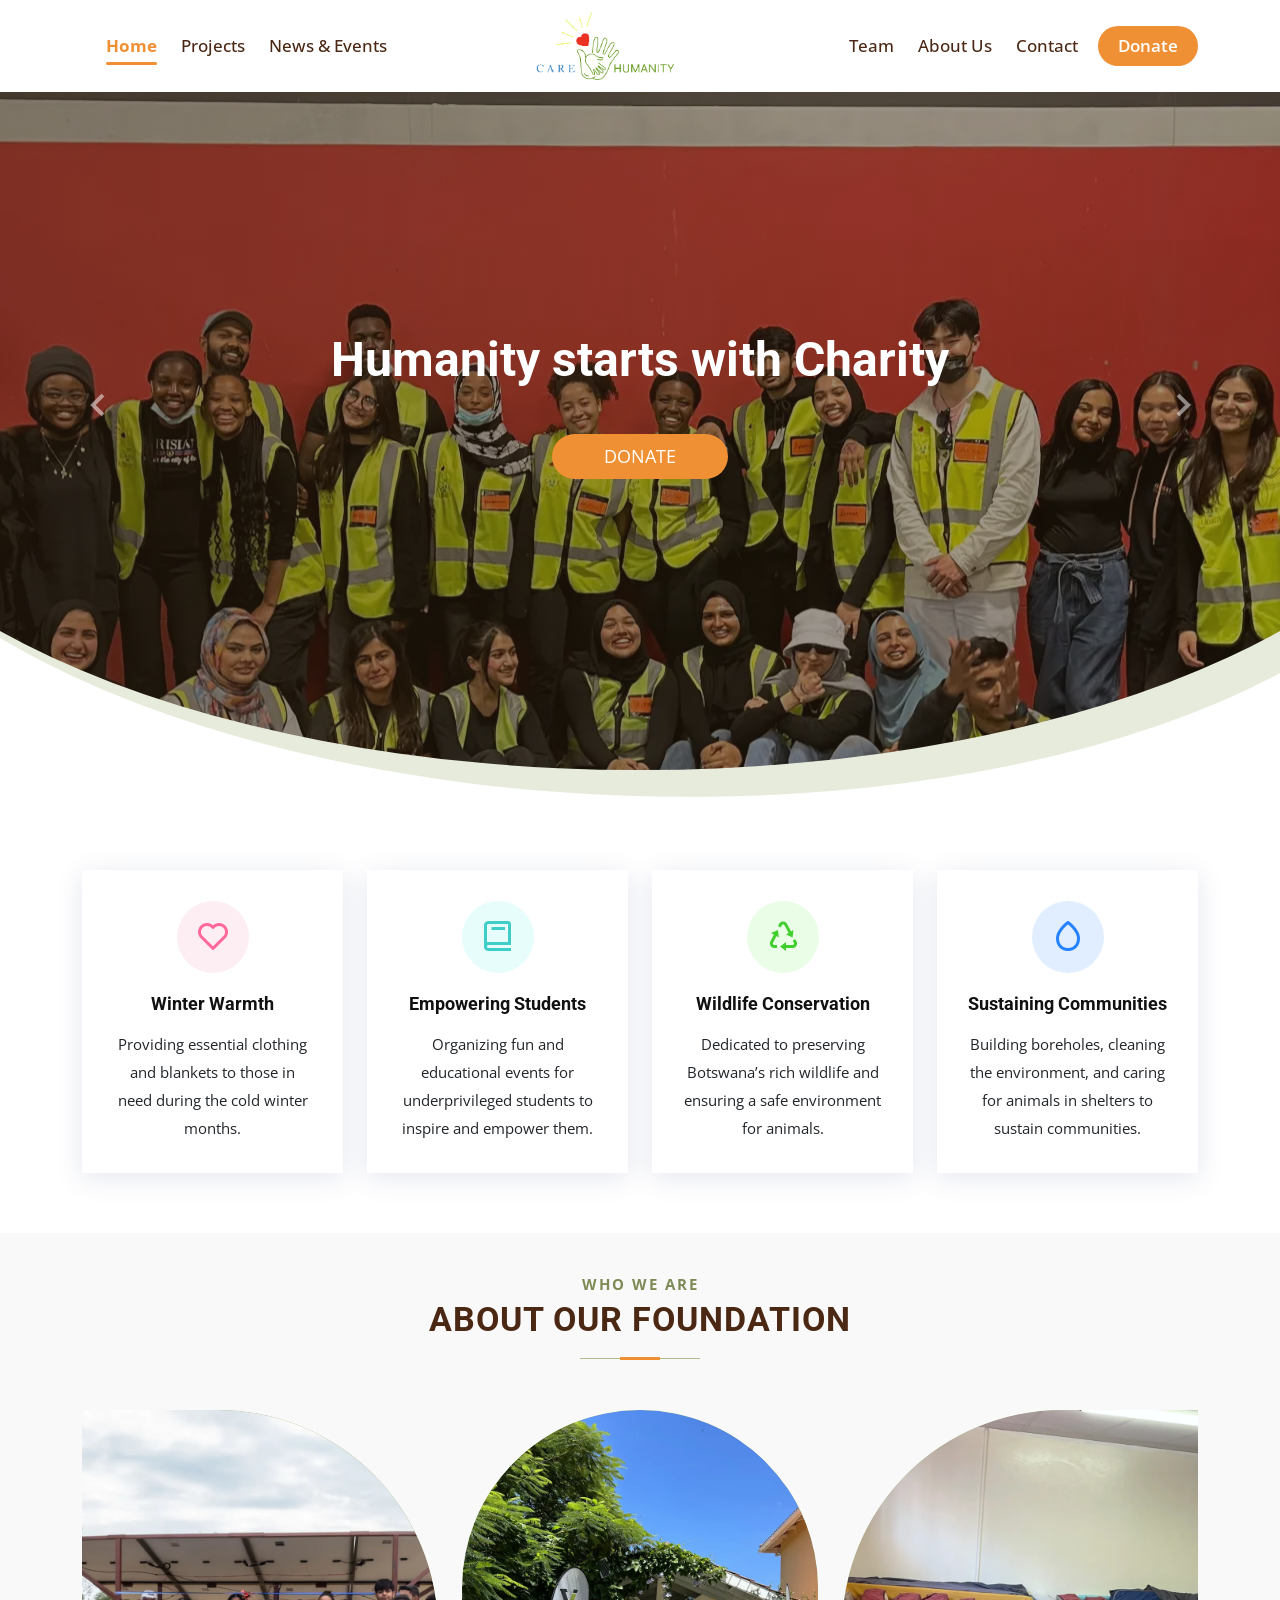
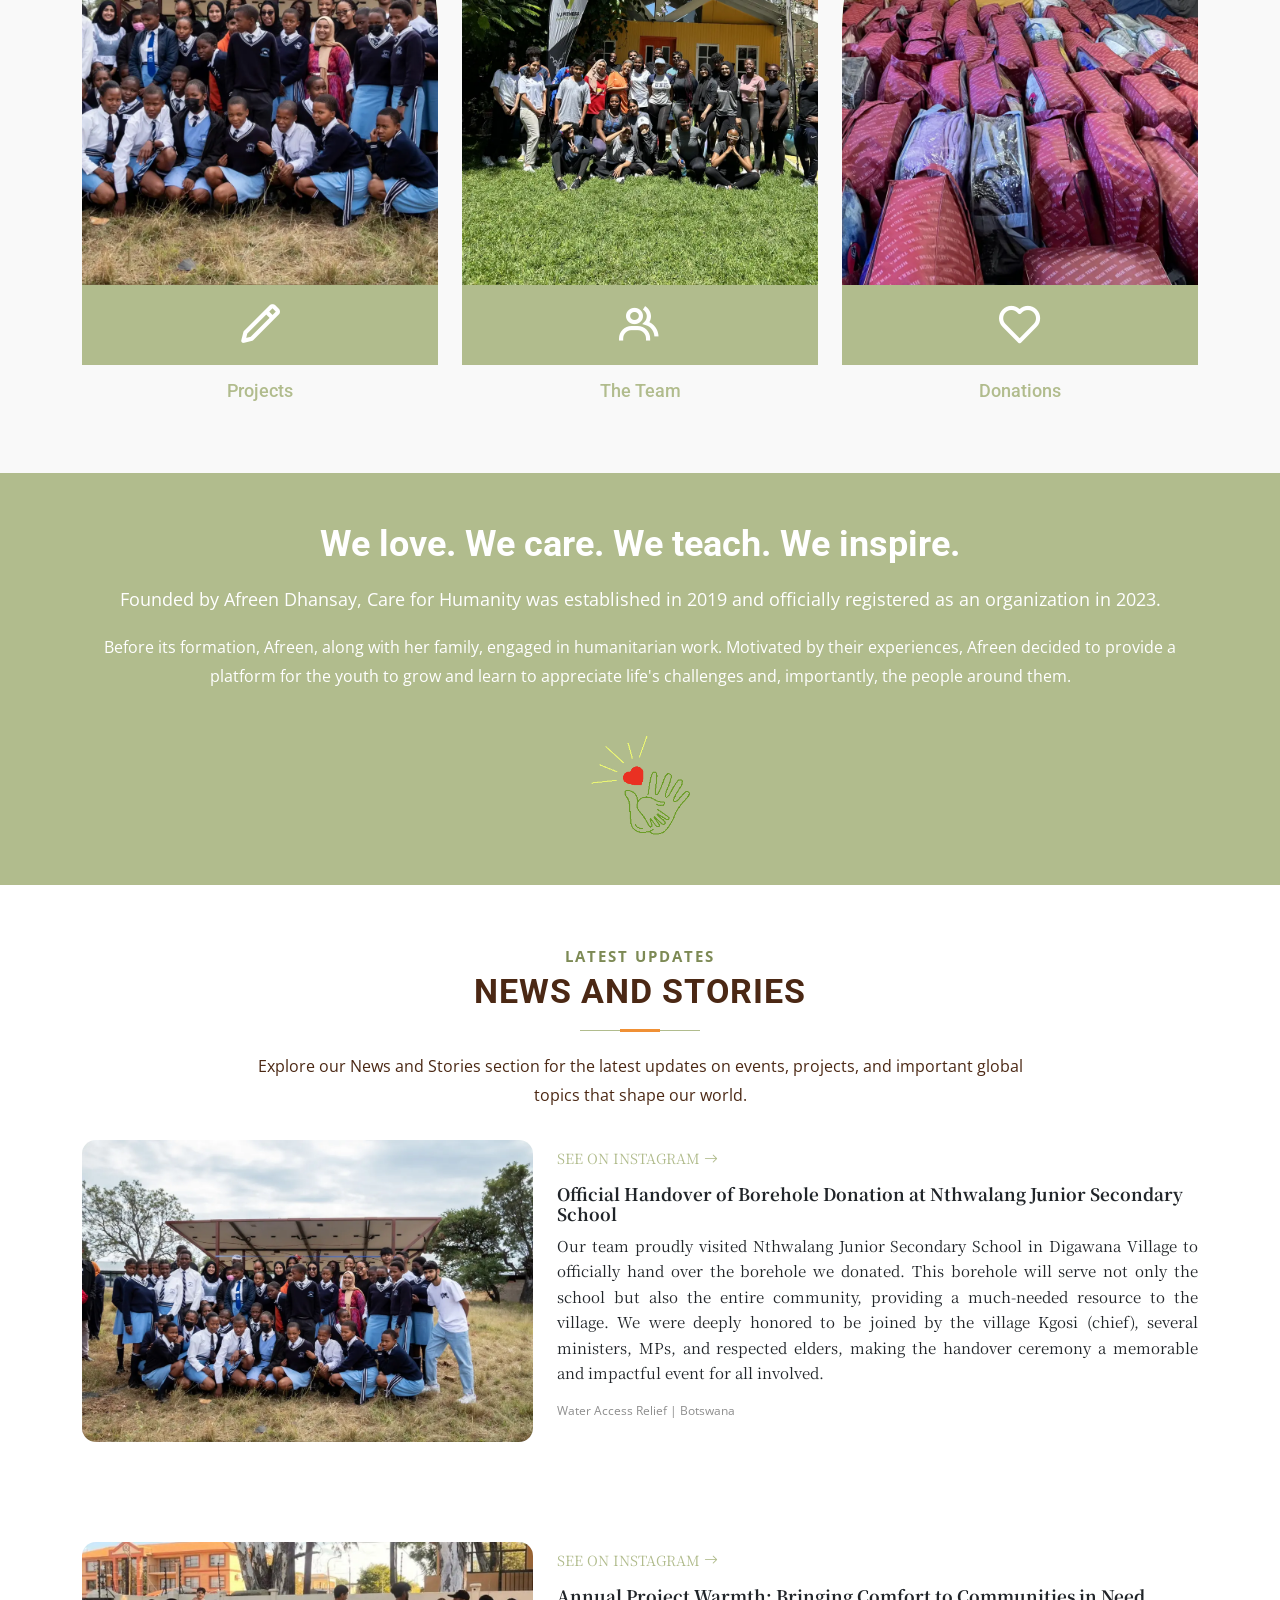
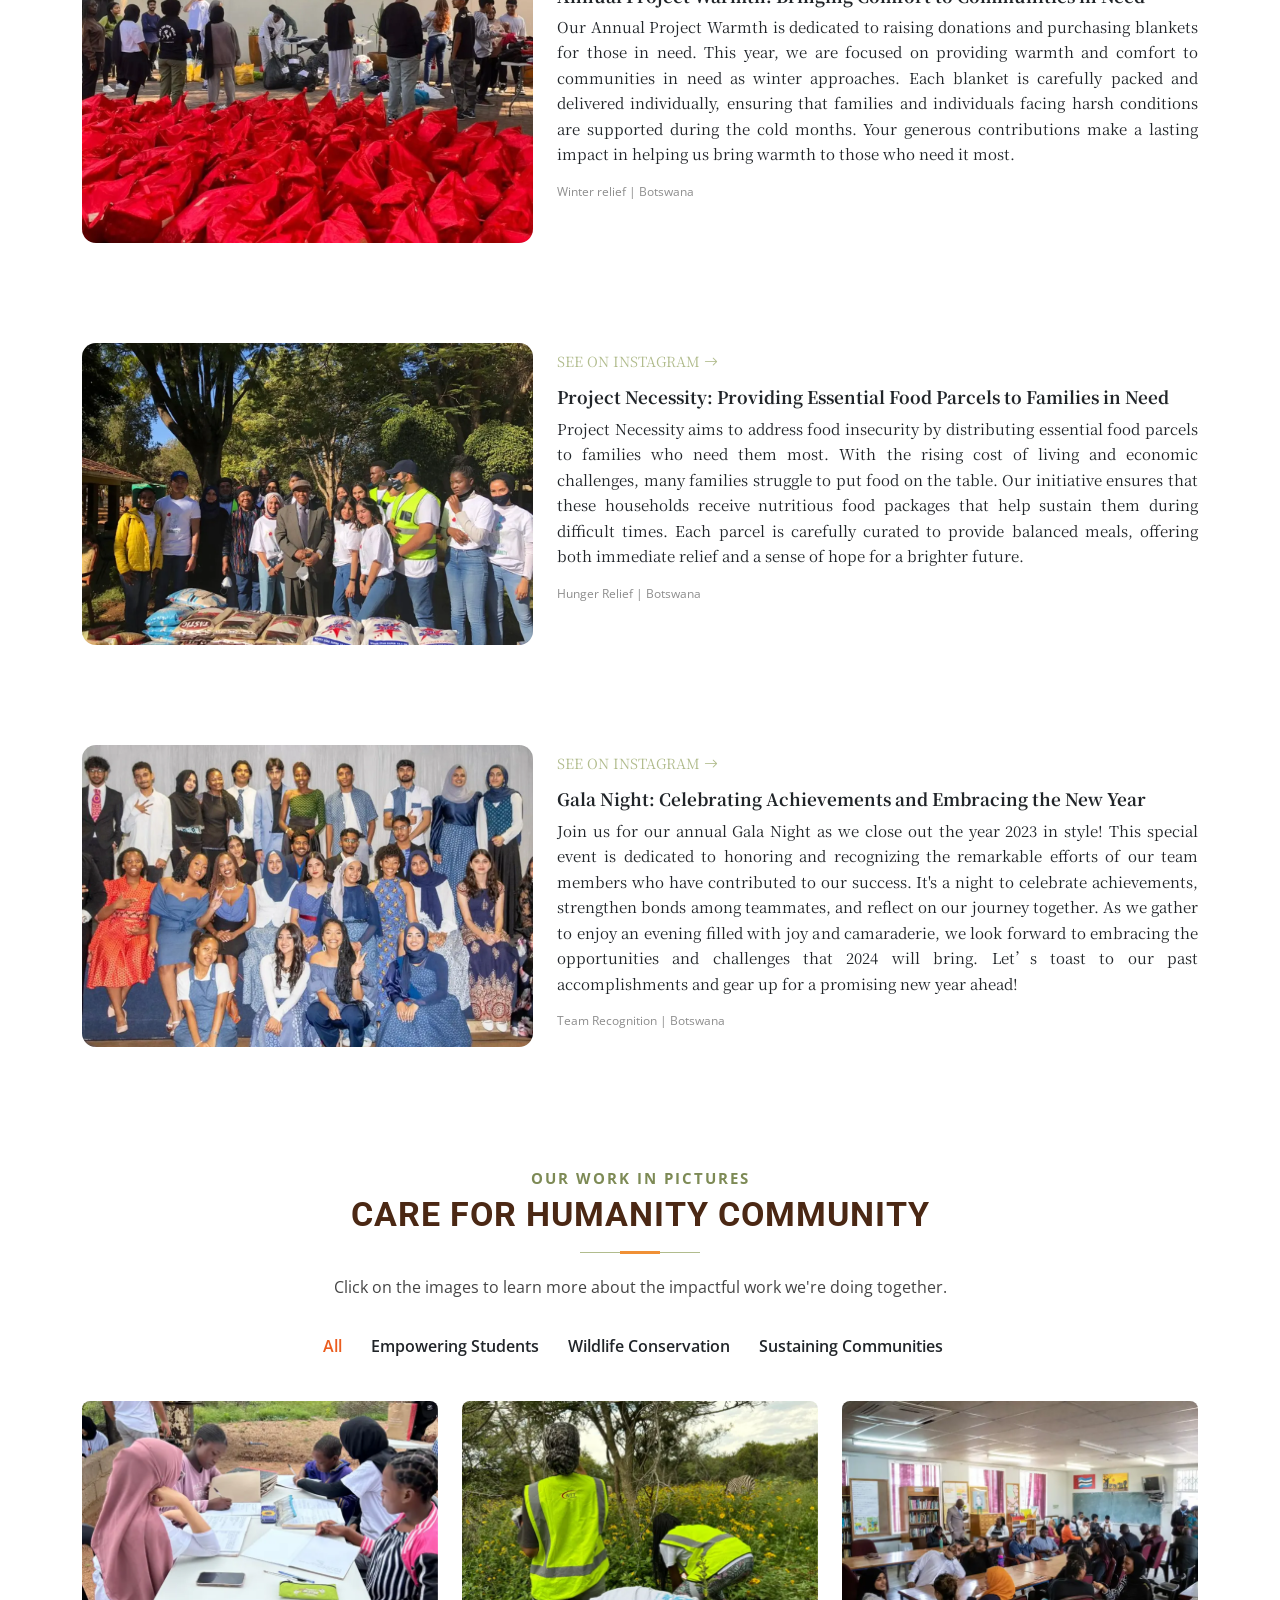
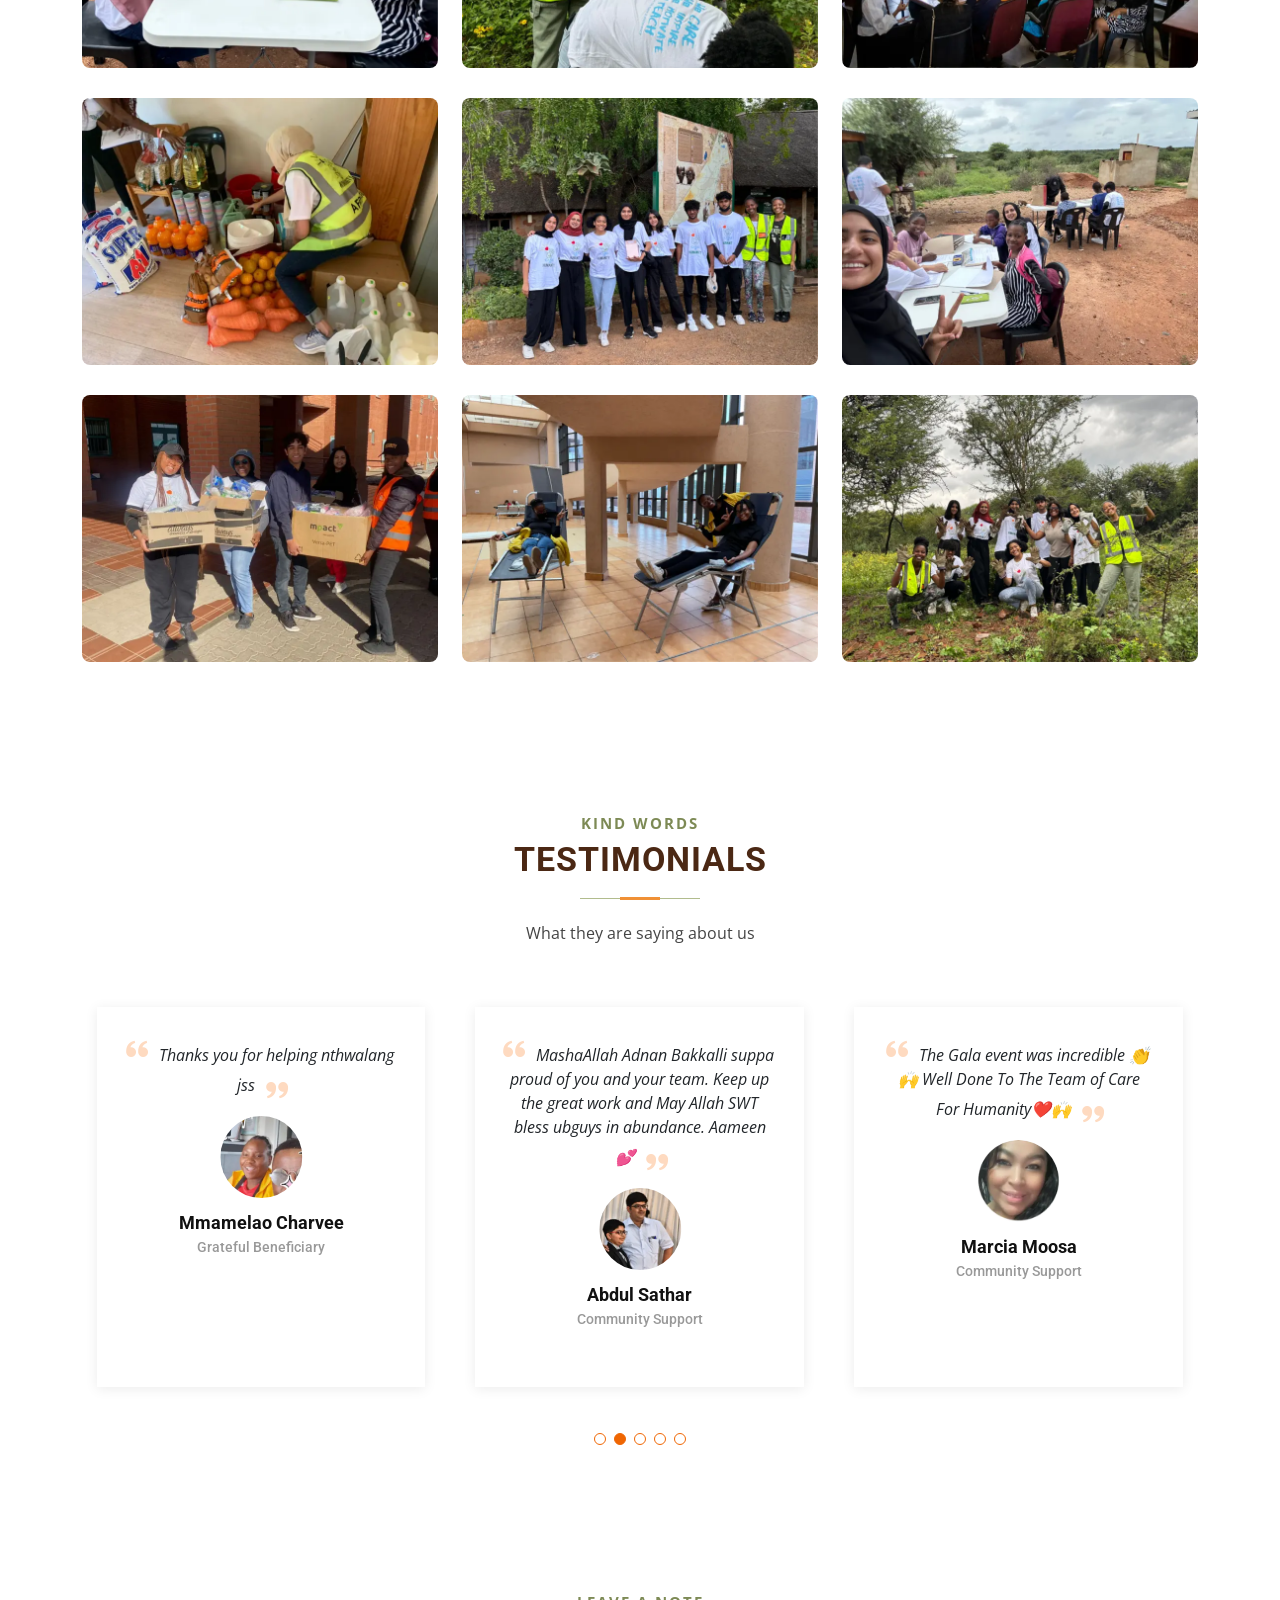
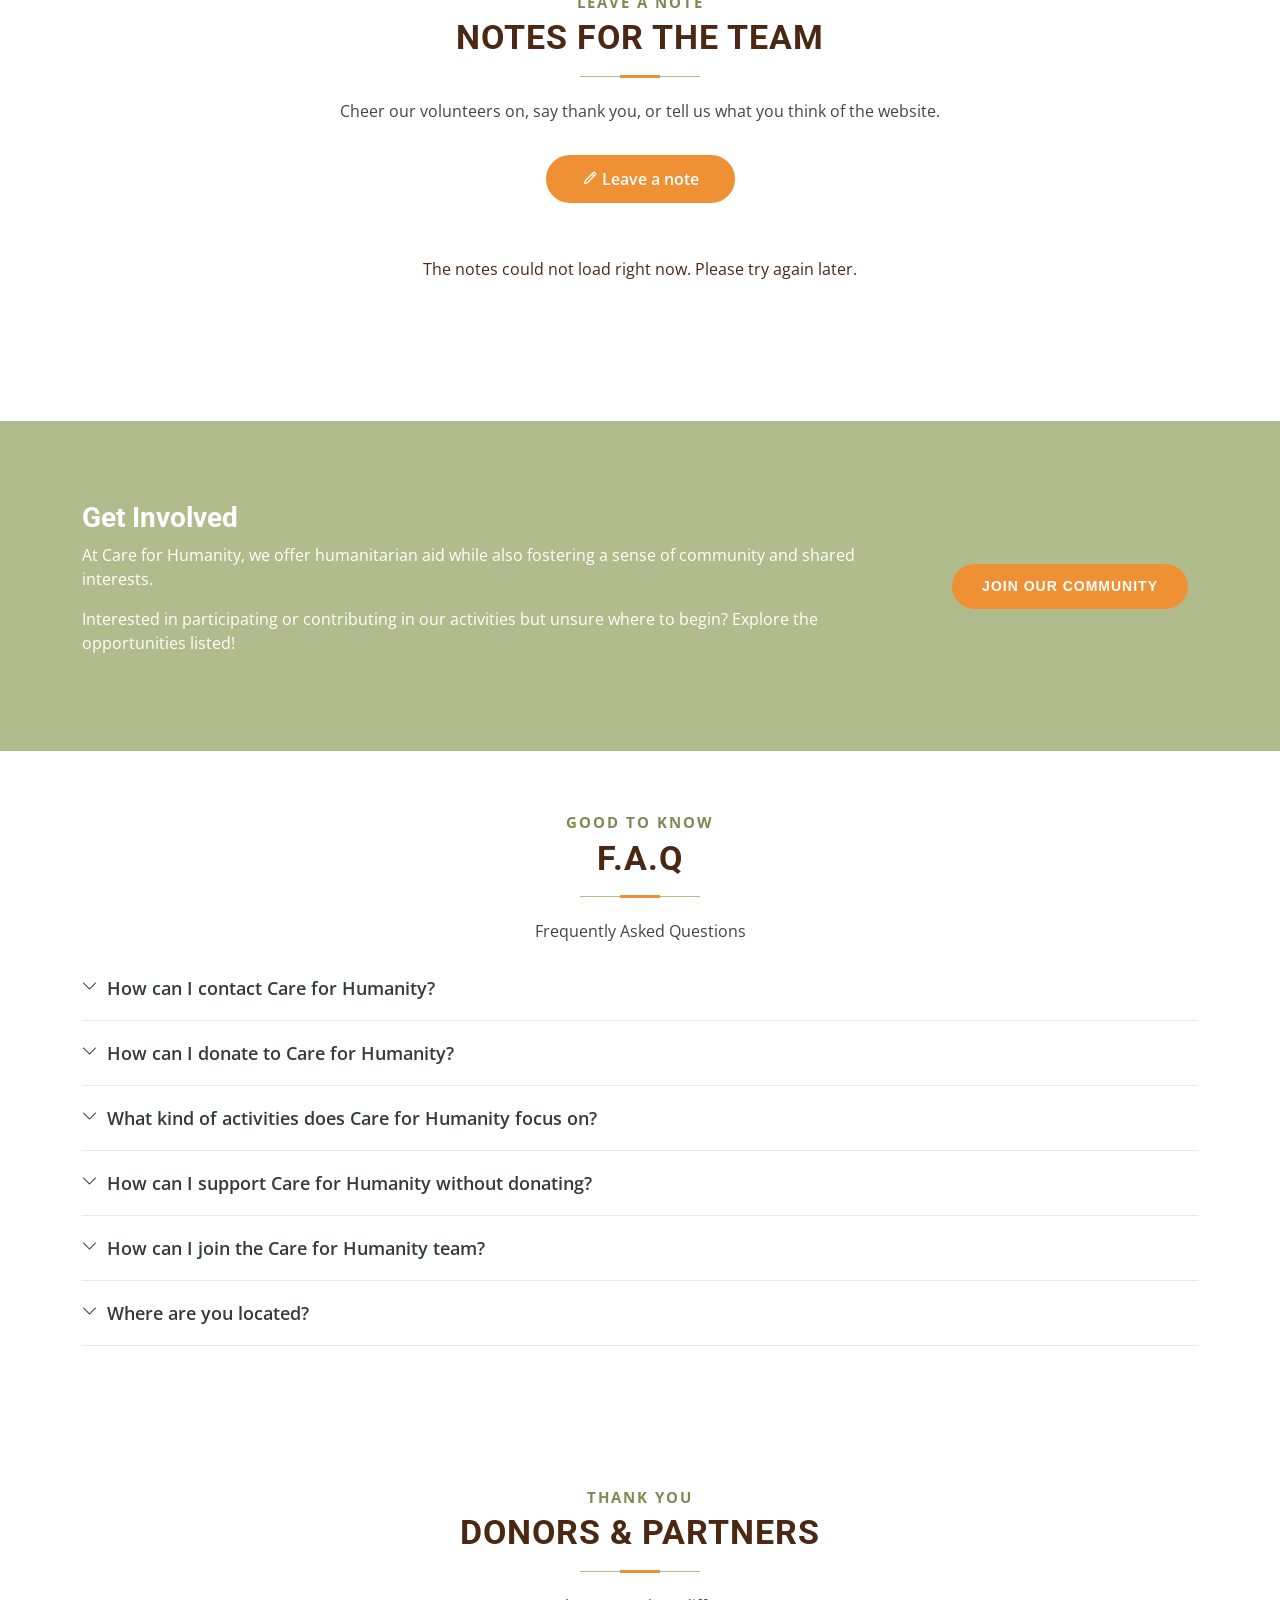
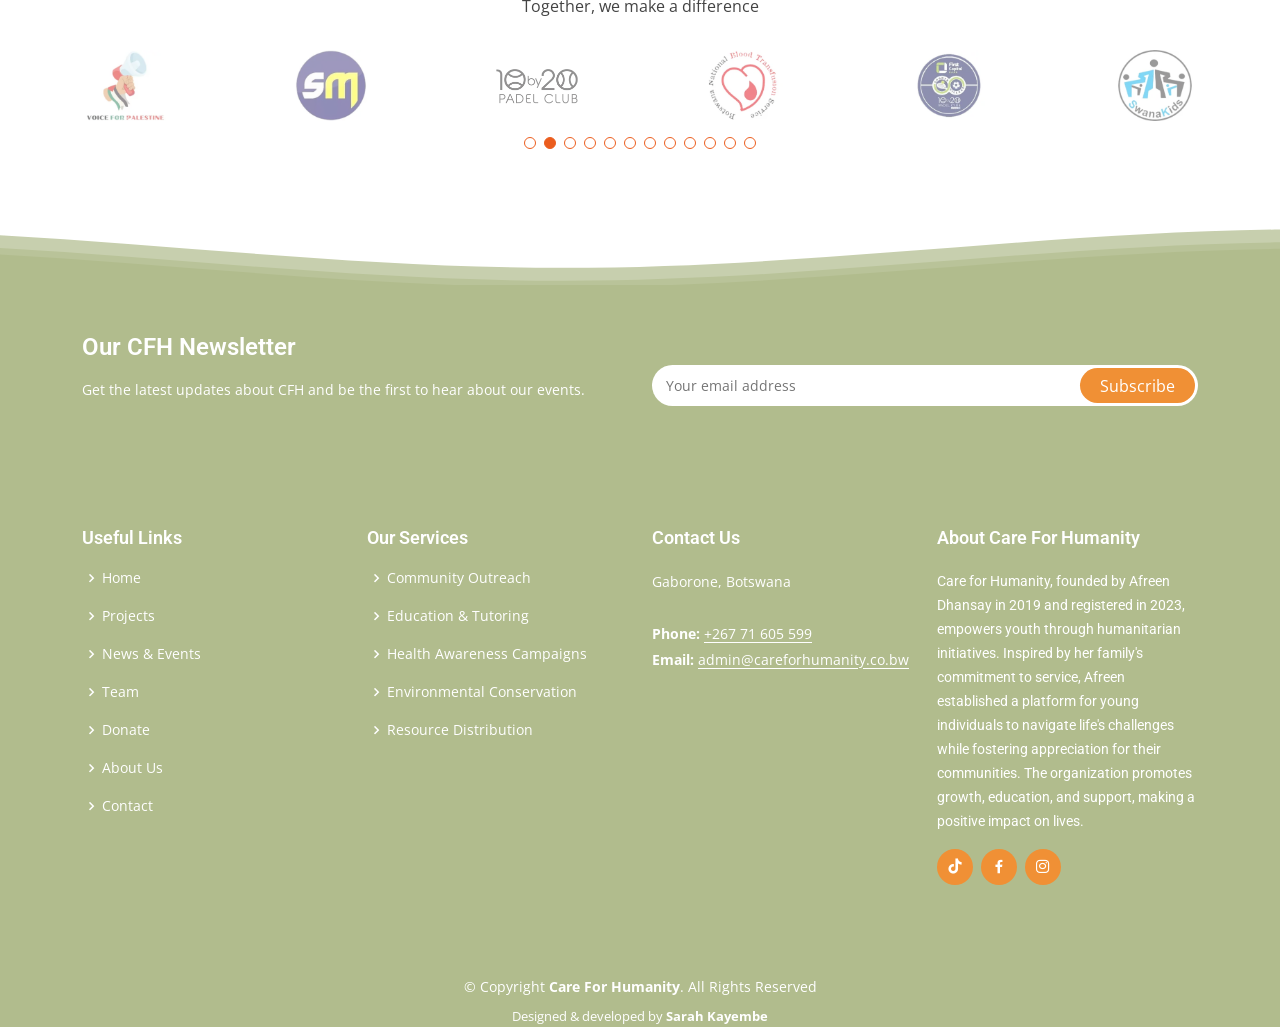
<file: index.html>
<!DOCTYPE html>
<html lang="en">

<head>
  <meta charset="utf-8">
  <meta content="width=device-width, initial-scale=1.0" name="viewport">

  <title>Care For Humanity</title>
  <meta name="description" content="Care For Humanity is a youth-led humanitarian organization in Gaborone, Botswana, supporting students, families, wildlife and communities since 2019.">
  <meta name="keywords" content="Care For Humanity, CFH, charity, Botswana, Gaborone, youth, volunteering, donations">
  <meta property="og:title" content="Care For Humanity">
  <meta property="og:description" content="Care For Humanity is a youth-led humanitarian organization in Gaborone, Botswana, supporting students, families, wildlife and communities since 2019.">
  <meta property="og:type" content="website">
  <meta name="theme-color" content="#B1BC8D">

  <!-- Favicons -->
  <link href="assets/img/favicon.png" rel="icon" type="image/png">
  <link href="assets/img/apple-touch-icon.png" rel="apple-touch-icon">

  <!-- Google Fonts -->
  <link rel="preconnect" href="https://fonts.googleapis.com">
  <link rel="preconnect" href="https://fonts.gstatic.com" crossorigin>
  <link href="https://fonts.googleapis.com/css2?family=Open+Sans:ital,wght@0,300;0,400;0,600;0,700;1,400&family=Roboto:wght@400;500;700&family=Noto+Serif+TC:wght@400;700&display=swap" rel="stylesheet">

  <!-- Vendor CSS Files -->
  <link href="assets/vendor/animate.css/animate.min.css" rel="stylesheet">
  <link href="assets/vendor/aos/aos.css" rel="stylesheet">
  <link href="assets/vendor/bootstrap/css/bootstrap.min.css" rel="stylesheet">
  <link href="assets/vendor/bootstrap-icons/bootstrap-icons.min.css" rel="stylesheet">
  <link href="assets/vendor/boxicons/css/boxicons.min.css" rel="stylesheet">
  <link href="assets/vendor/glightbox/css/glightbox.min.css" rel="stylesheet">
  <link href="assets/vendor/swiper/swiper-bundle.min.css" rel="stylesheet">

  <!-- Main CSS File -->
  <link href="assets/css/style.css" rel="stylesheet">

  <!-- =======================================================
  * Website Name: Care For Humanity
  * Updated: October 2026
  * Author: Sarah Kayembe
  ======================================================== -->
</head>

<body>

  <!-- ======= Header ======= -->
  <header id="header" class="fixed-top d-flex align-items-center header-transparent">
    <div class="container d-flex justify-content-between align-items-center">

      <!-- Left Navigation -->
      <nav id="navbar-left" class="navbar">
        <ul>
          <li><a href="index.html">Home</a></li>
          <li><a href="projects.html">Projects</a></li>
          <li><a href="news-and-events.html">News &amp; Events</a></li>
        </ul>
      </nav>

      <!-- Central Logo: full logo at the top, hand badge when scrolled and on phones -->
      <div class="logo">
        <a href="index.html" class="logo-link" aria-label="Care For Humanity home">
          <img src="assets/img/logo-wordmark.png" alt="Care For Humanity" class="logo-full" width="400" height="167">
          <span class="logo-badge"><img src="assets/img/logo-hand.png" alt="" width="174" height="189"></span>
        </a>
      </div>

      <!-- Right Navigation -->
      <nav id="navbar-right" class="navbar">
        <ul>
          <li><a href="team.html">Team</a></li>
          <li><a href="about.html">About Us</a></li>
          <li><a href="contact.html">Contact</a></li>
          <li class="nav-donate"><a href="donate.html">Donate</a></li>
        </ul>
      </nav>
      <i class="bi bi-list mobile-nav-toggle"></i>

    </div>
  </header><!-- End Header -->

  <!-- ======= Hero Section ======= -->
  <section id="hero" class="d-flex justify-content-center align-items-center">
    <div id="heroCarousel" class="container carousel carousel-fade" data-bs-ride="carousel" data-bs-interval="5000">

      <!-- Slide 1 -->
      <div class="carousel-item active">
        <div class="carousel-container">
          <h2 class="animate__animated animate__fadeInDown">Humanity starts with Charity</h2>
          <a href="donate.html" class="btn btn-donate animate__animated animate__fadeInUp">Donate</a>
        </div>
      </div>

      <!-- Slide 2 -->
      <div class="carousel-item">
        <div class="carousel-container">
          <h2 class="animate__animated animate__fadeInDown">A beacon of hope, a kindness that spreads</h2>
          <a href="donate.html" class="btn btn-donate animate__animated animate__fadeInUp">Donate</a>
        </div>
      </div>

      <!-- Slide 3 -->
      <div class="carousel-item">
        <div class="carousel-container">
          <h2 class="animate__animated animate__fadeInDown">In giving freely, hearts find their way</h2>
          <a href="donate.html" class="btn btn-donate animate__animated animate__fadeInUp">Donate</a>
        </div>
      </div>

      <a class="carousel-control-prev" href="#heroCarousel" role="button" aria-label="Previous slide" data-bs-slide="prev">
        <span class="carousel-control-prev-icon bx bx-chevron-left" aria-hidden="true"></span>
      </a>

      <a class="carousel-control-next" href="#heroCarousel" role="button" aria-label="Next slide" data-bs-slide="next">
        <span class="carousel-control-next-icon bx bx-chevron-right" aria-hidden="true"></span>
      </a>

    </div>
  </section><!-- End Hero -->


  <main id="main">

    <!-- ======= Services Section ======= -->
    <section class="services">
      <div class="container">

        <div class="row">
          <div class="col-md-6 col-lg-3 d-flex align-items-stretch" data-aos="fade-up">
            <div class="icon-box icon-box-pink">
              <div class="icon"><i class="bx bx-heart"></i></div>
              <h4 class="title"><a href="projects.html#winter-warmth">Winter Warmth</a></h4>
              <p class="description">Providing essential clothing and blankets to those in need during the cold winter months.</p>
            </div>
          </div>

          <div class="col-md-6 col-lg-3 d-flex align-items-stretch" data-aos="fade-up" data-aos-delay="100">
            <div class="icon-box icon-box-cyan">
              <div class="icon"><i class="bx bx-book"></i></div>
              <h4 class="title"><a href="projects.html#students">Empowering Students</a></h4>
              <p class="description">Organizing fun and educational events for underprivileged students to inspire and empower them.</p>
            </div>
          </div>

          <div class="col-md-6 col-lg-3 d-flex align-items-stretch" data-aos="fade-up" data-aos-delay="200">
            <div class="icon-box icon-box-green">
              <div class="icon"><i class="bx bx-recycle"></i></div>
              <h4 class="title"><a href="projects.html#wildlife">Wildlife Conservation</a></h4>
              <p class="description">Dedicated to preserving Botswana’s rich wildlife and ensuring a safe environment for animals.</p>
            </div>
          </div>

          <div class="col-md-6 col-lg-3 d-flex align-items-stretch" data-aos="fade-up" data-aos-delay="200">
            <div class="icon-box icon-box-blue">
              <div class="icon"><i class="bx bx-droplet"></i></div>
              <h4 class="title"><a href="projects.html#communities">Sustaining Communities</a></h4>
              <p class="description">Building boreholes, cleaning the environment, and caring for animals in shelters to sustain communities.</p>
            </div>
          </div>

        </div>

      </div>
    </section><!-- End Services Section -->

    <!--======== About Us ==========-->
    <section class="foundation-section">
      <div class="container text-center">
        <div class="section-title kicker-title">
          <span class="kicker">Who we are</span>
          <h2>About our foundation</h2>
        </div>
        <div class="row">
          <div class="col-lg-4 col-md-6 mb-4">
            <div class="foundation-card1">
              <div class="image-container">
                <a href="projects.html"><img src="assets/img/photos/borehole-handover.webp" alt="Projects" class="img-fluid rounded-image" loading="lazy"></a>
              </div>
              <div class="info">
                <div class="icon"><i class="bx bx-pencil"></i></div>
              </div>
            </div>
            <h5 class="description"><a href="projects.html">Projects</a></h5>
          </div>
          
          <div class="col-lg-4 col-md-6 mb-4">
            <div class="foundation-card2">
              <div class="image-container">
                <a href="team.html"><img src="assets/img/photos/team-outdoors.webp" alt="The Team" class="img-fluid rounded-image" loading="lazy"></a>
              </div>
              <div class="info">
                <div class="icon"><i class="bx bx-group"></i></div>
              </div>
            </div>
            <h5 class="description"><a href="team.html">The Team</a></h5>
          </div>

          <div class="col-lg-4 col-md-6 mb-4">
            <div class="foundation-card3">
              <div class="image-container">
                <a href="donate.html"><img src="assets/img/photos/blankets.webp" alt="Donations" class="img-fluid rounded-image" loading="lazy"></a>
              </div>
              <div class="info">
                <div class="icon"><i class="bx bx-heart"></i></div>
              </div>
            </div>
            <h5 class="description"><a href="donate.html">Donations</a></h5>
          </div>
        </div>
      </div>
    </section>

    <!--======== End About Us ==========-->
    <!-- ======= Why Us Section ======= -->
    <section class="inspire-section">
      <div class="container text-center">
        <h1 class="main-heading">We love. We care. We teach. We inspire.</h1>
        <p class="sub-heading">
          Founded by Afreen Dhansay, Care for Humanity was established in 2019 and officially registered as an organization in 2023.
        </p>
        <p class="description">
          Before its formation, Afreen, along with her family, engaged in humanitarian work. Motivated by their experiences, Afreen decided to provide a platform for the youth to grow and learn to appreciate life's challenges and, importantly, the people around them.
        </p>
        <div class="icon-container">
          <img src="assets/img/logo-hand.png" alt="" class="hand-icon" loading="lazy">
        </div>
      </div>
    </section>
    <!-- End Why Us Section -->

    <!-- ======= Features Section ======= -->
    <section class="features">
      <div class="container">

        <div class="section-title kicker-title">
          <span class="kicker">Latest updates</span>
          <h2>News and Stories</h2>
          <p class="feature_subheading">Explore our News and Stories section for the latest updates on events, projects, and important global topics that shape our world.</p>
        </div>

        <div class="row" data-aos="fade-up">
          <div class="col-md-5">
            <img src="assets/img/photos/borehole-ceremony.webp" class="img-fluid rounded-photo" alt="Borehole handover ceremony at Nthwalang Junior Secondary School" loading="lazy">
          </div>
          <div class="col-md-7 pt-2">
           <div class="source-link">
              <a href="https://www.instagram.com/care4humanity_/" target="_blank" rel="noopener">SEE ON INSTAGRAM <i class="bi bi-arrow-right"></i></a>
            </div>
            <h3>Official Handover of Borehole Donation at Nthwalang Junior Secondary School</h3>
            <p class="feature_paragraph">
              Our team proudly visited Nthwalang Junior Secondary School in Digawana Village to officially hand over the borehole we donated. 
              This borehole will serve not only the school but also the entire community, providing a much-needed resource to the village. We were deeply honored to be joined by the village Kgosi (chief), several ministers, MPs, and respected elders, making the handover ceremony a memorable and impactful event for all involved.
            </p>
            <p class="disaster">Water Access Relief | Botswana</p>
          </div>
        </div>

        <div class="row" data-aos="fade-up">
          <div class="col-md-5 ">
            <img src="assets/img/photos/project-warmth.webp" class="img-fluid rounded-photo" alt="Blankets packed for Project Warmth" loading="lazy">
          </div>
          <div class="col-md-7 pt-2 ">
              <div class="source-link">
                <a href="https://www.instagram.com/care4humanity_/" target="_blank" rel="noopener">SEE ON INSTAGRAM <i class="bi bi-arrow-right"></i></a>
              </div>
            <h3>Annual Project Warmth: Bringing Comfort to Communities in Need</h3>
            <p class="feature_paragraph">
              Our Annual Project Warmth is dedicated to raising donations and purchasing blankets for those in need. 
              This year, we are focused on providing warmth and comfort to communities in need as winter approaches. 
              Each blanket is carefully packed and delivered individually, ensuring that families and individuals facing harsh conditions are supported during the cold months. 
              Your generous contributions make a lasting impact in helping us bring warmth to those who need it most.
            </p>
            <p class="disaster">Winter relief | Botswana</p>
          </div>
        </div>

        <div class="row" data-aos="fade-up">
          <div class="col-md-5">
            <img src="assets/img/photos/project-necessity.webp" class="img-fluid rounded-photo" alt="Team with food parcels for Project Necessity" loading="lazy">
          </div>
          <div class="col-md-7 pt-2">
           <div class="source-link">
              <a href="https://www.instagram.com/care4humanity_/" target="_blank" rel="noopener">SEE ON INSTAGRAM <i class="bi bi-arrow-right"></i></a>
            </div>
            <h3>Project Necessity: Providing Essential Food Parcels to Families in Need</h3>
            <p class="feature_paragraph">
            Project Necessity aims to address food insecurity by distributing essential food parcels to families who need them most. 
              With the rising cost of living and economic challenges, many families struggle to put food on the table. Our initiative ensures that these households receive nutritious food packages that help sustain them during difficult times. 
              Each parcel is carefully curated to provide balanced meals, offering both immediate relief and a sense of hope for a brighter future.
            </p>
            <p class="disaster">Hunger Relief | Botswana</p>
          </div>
        </div>

        <div class="row" data-aos="fade-up">
          <div class="col-md-5">
            <img src="assets/img/photos/gala-night.webp" class="img-fluid rounded-photo" alt="The Care For Humanity team at Gala Night" loading="lazy">
          </div>
          <div class="col-md-7 pt-2">
           <div class="source-link">
              <a href="https://www.instagram.com/care4humanity_/" target="_blank" rel="noopener">SEE ON INSTAGRAM <i class="bi bi-arrow-right"></i></a>
            </div>
            <h3>Gala Night: Celebrating Achievements and Embracing the New Year</h3>
            <p class="feature_paragraph">
              Join us for our annual Gala Night as we close out the year 2023 in style! 
              This special event is dedicated to honoring and recognizing the remarkable efforts of our team members who have contributed to our success. 
              It's a night to celebrate achievements, strengthen bonds among teammates, and reflect on our journey together. 
              As we gather to enjoy an evening filled with joy and camaraderie, we look forward to embracing the opportunities and challenges that 2024 will bring. 
              Let’s toast to our past accomplishments and gear up for a promising new year ahead!
            </p>
            <p class="disaster">Team Recognition | Botswana</p>
          </div>
        </div>
      </div>
    </section><!-- End Features Section -->

    <!-- ======= Portfolio Section ======= -->
    <section id="portfolio1" class="portfolio1">
      <div class="container" data-aos="fade-up">

        <div class="section-title kicker-title">
          <span class="kicker">Our work in pictures</span>
          <h2>Care For Humanity Community</h2>
          <p>Click on the images to learn more about the impactful work we're doing together.</p>
        </div>

        <div class="row" data-aos="fade-up" data-aos-delay="100">
          <div class="col-lg-12">
            <ul id="portfolio-flters1">
              <li data-filter="*" class="filter-active1">All</li>
              <li data-filter=".filter-students">Empowering Students</li>
              <li data-filter=".filter-wildlife">Wildlife Conservation</li>
              <li data-filter=".filter-communities">Sustaining Communities</li>
            </ul>
          </div>
        </div>

        <div class="row portfolio-container" data-aos="fade-up" data-aos-delay="200">

          <div class="col-lg-4 col-md-6 portfolio-item1 filter-students">
            <div class="portfolio-wrap1">
              <img src="assets/img/gallery/student1-sm.webp" class="img-fluid" alt="Empowering Students" width="720" height="540">
              <div class="portfolio-links">
                <a href="assets/img/gallery/student1.webp" data-gallery="portfolioGallery" class="portfolio-lightbox" title="Members of CFH assisting students with their schoolwork as part of the Tuition Team. Changing the world, one child at a time. 🤍✨ #TuitionCentre #ChildDevelopment" aria-label="Enlarge photo"><i class="bi bi-plus"></i></a>
                <a href="projects.html#students" title="More Details" aria-label="More details"><i class="bi bi-link"></i></a>
              </div>
              <div class="portfolio-info">
                <h4>Empowering Students</h4>
                <p>Our tuition group empowers children to realize their potential and embrace their journey toward success.</p>
              </div>
            </div>
          </div>
          <div class="col-lg-4 col-md-6 portfolio-item1 filter-wildlife">
            <div class="portfolio-wrap1">
              <img src="assets/img/gallery/wild1-sm.webp" class="img-fluid" alt="Wildlife Conservation" width="720" height="540">
              <div class="portfolio-links">
                <a href="assets/img/gallery/wild1.webp" data-gallery="portfolioGallery" class="portfolio-lightbox" title="Visiting Mokolodi Game Reserve to celebrate #WorldWildlifeDay! Our team volunteered to clear invasive plants, allowing grass to grow for the animals' consumption. #botswanatourism" aria-label="Enlarge photo"><i class="bi bi-plus"></i></a>
                <a href="projects.html#wildlife" title="More Details" aria-label="More details"><i class="bi bi-link"></i></a>
              </div>
              <div class="portfolio-info">
                <h4>Wildlife Conservation</h4>
                <p>We actively care for the environment by cleaning enclosures and maintaining natural habitats at Mokolodi Nature Reserve.</p>
              </div>
            </div>
          </div>
          <div class="col-lg-4 col-md-6 portfolio-item1 filter-students">
            <div class="portfolio-wrap1">
              <img src="assets/img/gallery/student4-sm.webp" class="img-fluid" alt="Empowering Students" width="720" height="540">
              <div class="portfolio-links">
                <a href="assets/img/gallery/student4.webp" data-gallery="portfolioGallery" class="portfolio-lightbox" title="Official handover of our borehole donation at Nthwalang Junior Secondary School in Digawana Village. We were honored to meet the Kgosi, ministers, MPs, and village elders during the event." aria-label="Enlarge photo"><i class="bi bi-plus"></i></a>
                <a href="projects.html#students" title="More Details" aria-label="More details"><i class="bi bi-link"></i></a>
              </div>
              <div class="portfolio-info">
                <h4>Empowering Students</h4>
                <p>Together, we are transforming lives and shaping a brighter future, one child at a time.</p>
              </div>
            </div>
          </div>
          <div class="col-lg-4 col-md-6 portfolio-item1 filter-communities">
            <div class="portfolio-wrap1">
              <img src="assets/img/gallery/com1-sm.webp" class="img-fluid" alt="Sustaining Communities" width="720" height="540">
              <div class="portfolio-links">
                <a href="assets/img/gallery/com1.webp" data-gallery="portfolioGallery" class="portfolio-lightbox" title="The team packing 80 food hampers for the people of Old Naledi, filled with essentials like maize meal, rice, oil, and more. Hoping to bring nourishment and joy to each family. ❤️ #CareForHumanity #Humanitarians #FoodHamper #Relief #Teamwork" aria-label="Enlarge photo"><i class="bi bi-plus"></i></a>
                <a href="projects.html#food-relief" title="More Details" aria-label="More details"><i class="bi bi-link"></i></a>
              </div>
              <div class="portfolio-info">
                <h4>Sustaining Communities</h4>
                <p>We provided food hampers to families in need, personally gifting each one and bringing smiles to their hearts with our support and care.</p>
              </div>
            </div>
          </div>
          <div class="col-lg-4 col-md-6 portfolio-item1 filter-wildlife">
            <div class="portfolio-wrap1">
              <img src="assets/img/gallery/wild2-sm.webp" class="img-fluid" alt="Wildlife Conservation" width="720" height="540">
              <div class="portfolio-links">
                <a href="assets/img/gallery/wild2.webp" data-gallery="portfolioGallery" class="portfolio-lightbox" title="Wildlife team in Mokolodi Nature Reserve." aria-label="Enlarge photo"><i class="bi bi-plus"></i></a>
                <a href="projects.html#wildlife" title="More Details" aria-label="More details"><i class="bi bi-link"></i></a>
              </div>
              <div class="portfolio-info">
                <h4>Wildlife Conservation</h4>
                <p>Our team fortifies park boundaries to prevent soil erosion, ensuring a sustainable future for wildlife.</p>
              </div>
            </div>
          </div>
          <div class="col-lg-4 col-md-6 portfolio-item1 filter-students">
            <div class="portfolio-wrap1">
              <img src="assets/img/gallery/student2-sm.webp" class="img-fluid" alt="Empowering Students" width="720" height="540">
              <div class="portfolio-links">
                <a href="assets/img/gallery/student2.webp" data-gallery="portfolioGallery" class="portfolio-lightbox" title="CFH Founder and students gathered for tuition." aria-label="Enlarge photo"><i class="bi bi-plus"></i></a>
                <a href="projects.html#students" title="More Details" aria-label="More details"><i class="bi bi-link"></i></a>
              </div>
              <div class="portfolio-info">
                <h4>Empowering Students</h4>
                <p>By connecting with students through shared experiences, we foster confidence and a sense of belonging.</p>
              </div>
            </div>
          </div>
          <div class="col-lg-4 col-md-6 portfolio-item1 filter-communities">
            <div class="portfolio-wrap1">
              <img src="assets/img/gallery/com4-sm.webp" class="img-fluid" alt="Sustaining Communities" width="720" height="540">
              <div class="portfolio-links">
                <a href="assets/img/gallery/com4.webp" data-gallery="portfolioGallery" class="portfolio-lightbox" title="Our team, in partnership with @itsalwaysazeem's youth organization, came together to collect female hygiene products and create care packs for the ladies at Mahalapye District Hospital. Grateful for the support and impact we're making together!" aria-label="Enlarge photo"><i class="bi bi-plus"></i></a>
                <a href="projects.html#communities" title="More Details" aria-label="More details"><i class="bi bi-link"></i></a>
              </div>
              <div class="portfolio-info">
                <h4>Sustaining Communities</h4>
                <p>Our team partners with local youth organizations to provide essential hygiene products for women.</p>
              </div>
            </div>
          </div>
          <div class="col-lg-4 col-md-6 portfolio-item1 filter-communities">
            <div class="portfolio-wrap1">
              <img src="assets/img/gallery/com3-sm.webp" class="img-fluid" alt="Sustaining Communities" width="720" height="540">
              <div class="portfolio-links">
                <a href="assets/img/gallery/com3.webp" data-gallery="portfolioGallery" class="portfolio-lightbox" title="We promote health through blood donations, education on endometriosis and oral hygiene, and fitness initiatives for all." aria-label="Enlarge photo"><i class="bi bi-plus"></i></a>
                <a href="projects.html#health" title="More Details" aria-label="More details"><i class="bi bi-link"></i></a>
              </div>
              <div class="portfolio-info">
                <h4>Sustaining Communities</h4>
                <p>We promote health through blood donations, education on endometriosis and oral hygiene, fitness initiatives for all.</p>
              </div>
            </div>
          </div>
          <div class="col-lg-4 col-md-6 portfolio-item1 filter-wildlife">
            <div class="portfolio-wrap1">
              <img src="assets/img/gallery/wild3-sm.webp" class="img-fluid" alt="Wildlife Conservation" width="720" height="540">
              <div class="portfolio-links">
                <a href="assets/img/gallery/wild3.webp" data-gallery="portfolioGallery" class="portfolio-lightbox" title="We dedicate time to cleaning national parks and preserving nature to protect the beauty of our environment." aria-label="Enlarge photo"><i class="bi bi-plus"></i></a>
                <a href="projects.html#wildlife" title="More Details" aria-label="More details"><i class="bi bi-link"></i></a>
              </div>
              <div class="portfolio-info">
                <h4>Wildlife Conservation</h4>
                <p>We dedicate time to cleaning national parks and preserving nature to protect the beauty of our environment.</p>
              </div>
            </div>
          </div>

        </div>

      </div>
    </section><!-- End Portfolio Section -->

    <!-- ======= Testimonials Section ======= -->
    <section id="testimonials" class="testimonials">
      <div class="container">

        <div class="section-title kicker-title" data-aos="zoom-out">
          <span class="kicker">Kind words</span>
          <h2>Testimonials</h2>
          <p>What they are saying about us</p>
        </div>

        <div class="testimonials-slider swiper" data-aos="fade-up" data-aos-delay="100">
          <div class="swiper-wrapper">

            <div class="swiper-slide">
              <div class="testimonial-item">
                <p>
                  <i class="bx bxs-quote-alt-left quote-icon-left"></i>
                  As Swanakids we are grateful to have Zainab (CFH Youth Education Mentor) as our teacher..... We 💕 you teacher wish you all the best ❤️
                  <i class="bx bxs-quote-alt-right quote-icon-right"></i>
                </p>
                <img src="assets/img/testimonials/swanakids.webp" class="testimonial-img" alt="Swanakids" loading="lazy" width="200" height="200">
                <h3>Swanakids</h3>
                <h4>Trust</h4>
              </div>
            </div><!-- End testimonial item -->

            <div class="swiper-slide">
              <div class="testimonial-item">
                <p>
                  <i class="bx bxs-quote-alt-left quote-icon-left"></i>
                  Thanks you for helping nthwalang jss
                  <i class="bx bxs-quote-alt-right quote-icon-right"></i>
                </p>
                <img src="assets/img/testimonials/test2.webp" class="testimonial-img" alt="Mmamelao Charvee" loading="lazy" width="200" height="200">
                <h3>Mmamelao Charvee</h3>
                <h4>Grateful Beneficiary</h4>
              </div>
            </div><!-- End testimonial item -->

            <div class="swiper-slide">
              <div class="testimonial-item">
                <p>
                  <i class="bx bxs-quote-alt-left quote-icon-left"></i>
                  MashaAllah Adnan Bakkalli suppa proud of you and your team. Keep up the great work and May Allah SWT bless ubguys in abundance. Aameen 💕
                  <i class="bx bxs-quote-alt-right quote-icon-right"></i>
                </p>
                <img src="assets/img/testimonials/test3.webp" class="testimonial-img" alt="Abdul Sathar" loading="lazy" width="200" height="200">
                <h3>Abdul Sathar</h3>
                <h4>Community Support</h4>
              </div>
            </div><!-- End testimonial item -->

            <div class="swiper-slide">
              <div class="testimonial-item">
                <p>
                  <i class="bx bxs-quote-alt-left quote-icon-left"></i>
                  The Gala event was incredible 👏 🙌 Well Done To The Team of Care For Humanity❤️🙌
                  <i class="bx bxs-quote-alt-right quote-icon-right"></i>
                </p>
                <img src="assets/img/testimonials/test4.webp" class="testimonial-img" alt="Marcia Moosa" loading="lazy" width="200" height="200">
                <h3>Marcia Moosa</h3>
                <h4>Community Support</h4>
              </div>
            </div><!-- End testimonial item -->

            <div class="swiper-slide">
              <div class="testimonial-item">
                <p>
                  <i class="bx bxs-quote-alt-left quote-icon-left"></i>
                  So so proud of every member of this incredible team❤️
                  <i class="bx bxs-quote-alt-right quote-icon-right"></i>
                </p>
                <img src="assets/img/testimonials/test5.webp" class="testimonial-img" alt="Yusayrah" loading="lazy" width="200" height="200">
                <h3>Yusayrah</h3>
                <h4>Community Support</h4>
              </div>
            </div><!-- End testimonial item -->

          </div>
          <div class="swiper-pagination"></div>
        </div>

      </div>
    </section><!-- End Testimonials Section -->

    <!-- ======= Leave a Note Section ======= -->
    <section id="notes" class="notes-wall">
      <div class="container">

        <div class="section-title kicker-title" data-aos="fade-up">
          <span class="kicker">Leave a note</span>
          <h2>Notes for the Team</h2>
          <p>Cheer our volunteers on, say thank you, or tell us what you think of the website.</p>
        </div>

        <div class="text-center mb-4">
          <button type="button" class="btn-orange" data-bs-toggle="modal" data-bs-target="#noteModal"><i class="bx bx-pencil"></i> Leave a note</button>
        </div>

        <div id="notes-board" class="notes-board" aria-live="polite"></div>
        <div class="text-center mt-4"><button type="button" id="notes-more" class="btn-outline-sage" hidden>See more notes</button></div>

      </div>
    </section><!-- End Leave a Note Section -->

    <!-- Leave a note popup -->
    <div class="modal fade" id="noteModal" tabindex="-1" aria-labelledby="noteTitle" aria-hidden="true">
      <div class="modal-dialog modal-dialog-centered modal-lg">
        <div class="modal-content signup-modal">
          <div class="modal-header">
            <div>
              <span class="kicker">Leave a note</span>
              <h3 class="modal-title" id="noteTitle">Write a note for the team</h3>
            </div>
            <button type="button" class="btn-close" data-bs-dismiss="modal" aria-label="Close"></button>
          </div>
          <div class="modal-body">
            <form id="note-form" class="contact-form note-form" novalidate>
              <div class="row g-4">
                <div class="col-md-7">
                  <label class="form-label" for="note-name">Your name <span class="note-optional">(optional)</span></label>
                  <input id="note-name" name="name" type="text" class="form-control" maxlength="40" autocomplete="given-name" placeholder="First name is fine">

                  <fieldset class="mt-3">
                    <legend class="form-label">What kind of note?</legend>
                    <div class="note-types">
                      <label><input type="radio" name="type" value="Encouragement" checked><span><i class="bx bx-heart"></i> Encouragement</span></label>
                      <label><input type="radio" name="type" value="Feedback on the website"><span><i class="bx bx-laptop"></i> Feedback</span></label>
                      <label><input type="radio" name="type" value="Message for the team"><span><i class="bx bx-envelope"></i> For the team</span></label>
                    </div>
                  </fieldset>

                  <label class="form-label mt-3" for="note-message">Your note</label>
                  <textarea id="note-message" name="message" rows="4" class="form-control" maxlength="300" required placeholder="Keep up the amazing work!"></textarea>
                  <div class="note-count" id="note-count" aria-live="polite">0 / 300</div>


                  <div class="form-check mt-3">
                    <input class="form-check-input" type="checkbox" id="note-public" name="public" checked>
                    <label class="form-check-label" for="note-public">Show my note on the website</label>
                  </div>

                  <!-- Leave empty. Only bots fill this in. -->
                  <input type="text" name="website" class="note-hp" tabindex="-1" autocomplete="off" aria-hidden="true">
                </div>

                <div class="col-md-5">
                  <p class="form-label mb-2">Preview</p>
                  <div id="note-preview" class="note-preview"></div>
                  <p class="note-rules">Notes are checked for bad language and links before they go up. The team can remove any note.</p>
                </div>

                <div class="col-12 text-center">
                  <button type="submit" class="btn-orange">Post my note</button>
                  <p id="note-status" class="form-status" role="status" aria-live="polite"></p>
                </div>
              </div>
            </form>
          </div>
        </div>
      </div>
    </div>

    <!-- ======= Cta Section ======= -->
    <section id="cta" class="cta">
      <div class="container">

        <div class="row" data-aos="zoom-out">
          <div class="col-lg-9 text-center text-lg-start">
            <h3>Get Involved</h3>
            <p> At Care for Humanity, we offer humanitarian aid while also fostering a sense of community and shared interests. </p>
            <p> Interested in participating or contributing in our activities but unsure where to begin? Explore the opportunities listed!</p>
          </div>
          <div class="col-lg-3 cta-btn-container text-center">
            <a class="cta-btn align-middle" href="contact.html?topic=Volunteer">Join our community</a>
          </div>
        </div>

      </div>
    </section><!-- End Cta Section -->

    <!-- ======= F.A.Q Section ======= -->
    <section id="faq" class="faq section-bg">
      <div class="container" data-aos="fade-up">

        <div class="section-title kicker-title">
          <span class="kicker">Good to know</span>
          <h2>F.A.Q</h2>
          <p>Frequently Asked Questions</p>
        </div>

        <ul class="faq-list" data-aos="fade-up" data-aos-delay="100">

          <li>
            <div data-bs-toggle="collapse" class="collapsed question" data-bs-target="#faq1" role="button">How can I contact Care for Humanity? <i class="bi bi-chevron-down icon-show"></i><i class="bi bi-chevron-up icon-close"></i></div>
            <div id="faq1" class="collapse" data-bs-parent=".faq-list">
              <p>
                You can reach us via email at <strong><a href="mailto:admin@careforhumanity.co.bw">admin@careforhumanity.co.bw</a></strong>, by phone on <a href="tel:+26771605599">+267 71 605 599</a>, on our <a href="contact.html">contact page</a>, or through our social media platforms <a href="https://www.instagram.com/care4humanity_/" target="_blank" rel="noopener">Care For Humanity</a>. We’re always here to answer any questions or provide more information.
              </p>
            </div>
          </li>

          <li>
            <div data-bs-toggle="collapse" data-bs-target="#faq2" class="collapsed question" role="button">How can I donate to Care for Humanity? <i class="bi bi-chevron-down icon-show"></i><i class="bi bi-chevron-up icon-close"></i></div>
            <div id="faq2" class="collapse" data-bs-parent=".faq-list">
              <p>
                We accept in-kind donations such as food parcels, clothes, hygiene products, or educational materials and more. For monetary donations, please use the following banking details:
              </p>
              <p> <strong>• Bank:</strong> First National Bank</p>
              <p> <strong>• Branch:</strong> Industrial Branch</p>
              <p> <strong>• Account Name:</strong> Care for Humanity</p>
              <p> <strong>• Account Type:</strong> Business</p>
              <p> <strong>• Account Number:</strong> 63075787508</p>
              <p>Please contact us for more details, or visit our <a href="donate.html">Donate page</a>.</p>
            </div>
          </li>

          <li>
            <div data-bs-toggle="collapse" data-bs-target="#faq3" class="collapsed question" role="button">What kind of activities does Care for Humanity focus on? <i class="bi bi-chevron-down icon-show"></i><i class="bi bi-chevron-up icon-close"></i></div>
            <div id="faq3" class="collapse" data-bs-parent=".faq-list">
              <p>
                We provide tutoring for children, raise awareness about health issues, organize community clean-ups, and assist with environmental conservation efforts. We also distribute food hampers to families in need and more.
              </p>
            </div>
          </li>

          <li>
            <div data-bs-toggle="collapse" data-bs-target="#faq4" class="collapsed question" role="button">How can I support Care for Humanity without donating? <i class="bi bi-chevron-down icon-show"></i><i class="bi bi-chevron-up icon-close"></i></div>
            <div id="faq4" class="collapse" data-bs-parent=".faq-list">
              <p>
                You can support us by spreading the word about our mission, joining our events, or even volunteering your time to help with our community initiatives.
              </p>
            </div>
          </li>

          <li>
            <div data-bs-toggle="collapse" data-bs-target="#faq5" class="collapsed question" role="button">How can I join the Care for Humanity team? <i class="bi bi-chevron-down icon-show"></i><i class="bi bi-chevron-up icon-close"></i></div>
            <div id="faq5" class="collapse" data-bs-parent=".faq-list">
              <p>
                If you’re passionate about making a difference, we’d love to have you on board! Simply <a href="contact.html?topic=Volunteer">contact us directly</a>, and we’ll guide you through the process.
              </p>
            </div>
          </li>

          <li>
            <div data-bs-toggle="collapse" data-bs-target="#faq6" class="collapsed question" role="button">Where are you located? <i class="bi bi-chevron-down icon-show"></i><i class="bi bi-chevron-up icon-close"></i></div>
            <div id="faq6" class="collapse" data-bs-parent=".faq-list">
              <p>
                We’re based in Gaborone, Botswana, but our work extends throughout the community and sometimes beyond, wherever help is needed.
              </p>
            </div>
          </li>

        </ul>

      </div>
    </section><!-- End F.A.Q Section -->

    <!-- ======= Sponsor and Partners Section ======= -->
    <section id="clients" class="clients section-bg">
      <div class="container" data-aos="fade-up">

        <div class="section-title kicker-title">
          <span class="kicker">Thank you</span>
          <h2>Donors &amp; Partners</h2>
          <p>Together, we make a difference</p>
        </div>

        <div class="clients-slider swiper" data-aos="fade-up" data-aos-delay="100">
          <div class="swiper-wrapper align-items-center">
            <div class="swiper-slide"><img src="assets/img/partners/Ditshwanelo.webp" class="img-fluid" alt="Ditshwanelo logo" loading="lazy"></div>
            <div class="swiper-slide"><img src="assets/img/partners/voice_palestine.webp" class="img-fluid" alt="Voice of Palestine logo" loading="lazy"></div>
            <div class="swiper-slide"><img src="assets/img/partners/salaamedia2.webp" class="img-fluid" alt="Salaamedia logo" loading="lazy"></div>
            <div class="swiper-slide"><img src="assets/img/partners/10by20_logo.webp" class="img-fluid" alt="10 by 20 Padel Club logo" loading="lazy"></div>
            <div class="swiper-slide"><img src="assets/img/partners/bloodtrans.webp" class="img-fluid" alt="Blood transfusion service logo" loading="lazy"></div>
            <div class="swiper-slide"><img src="assets/img/partners/fcb.webp" class="img-fluid" alt="FCB logo" loading="lazy"></div>
            <div class="swiper-slide"><img src="assets/img/partners/Swanakidz.webp" class="img-fluid" alt="Swanakidz logo" loading="lazy"></div>
            <div class="swiper-slide"><img src="assets/img/partners/learntoplay.webp" class="img-fluid" alt="Learn to Play logo" loading="lazy"></div>
            <div class="swiper-slide"><img src="assets/img/partners/sefalana.webp" class="img-fluid" alt="Sefalana logo" loading="lazy"></div>
            <div class="swiper-slide"><img src="assets/img/partners/fours.webp" class="img-fluid" alt="Fours logo" loading="lazy"></div>
            <div class="swiper-slide"><img src="assets/img/partners/animal_assist.webp" class="img-fluid" alt="Animal Assist logo" loading="lazy"></div>
            <div class="swiper-slide"><img src="assets/img/partners/giftofgivers.webp" class="img-fluid" alt="Gift of the Givers logo" loading="lazy"></div>
          </div>
          <div class="swiper-pagination"></div>
        </div>

      </div>
    </section><!-- End Sponsor and Partners Section -->


  </main><!-- End #main -->

  <!-- ======= Footer ======= -->
  <footer id="footer" data-aos="fade-up" data-aos-easing="ease-in-out" data-aos-duration="500">

    <svg class="hero-waves" xmlns="http://www.w3.org/2000/svg" xmlns:xlink="http://www.w3.org/1999/xlink" viewBox="0 24 150 28 " preserveAspectRatio="none">
      <defs>
        <path id="wave-path" d="M-160 44c30 0 58-18 88-18s 58 18 88 18 58-18 88-18 58 18 88 18 v-44h-352z" />
      </defs>
      <g class="wave3">
        <use xlink:href="#wave-path" x="50" y="0" fill="#fff" />
      </g>
      <g class="wave1">
        <use xlink:href="#wave-path" x="50" y="9" fill="rgba(255,255,255, .1)" />
      </g>
      <g class="wave2">
        <use xlink:href="#wave-path" x="50" y="6" fill="rgba(255,255,255, .2)" />
      </g>
    </svg>

    <div class="footer-newsletter">
      <div class="container">
        <div class="row">
          <div class="col-lg-6">
            <h4>Our CFH Newsletter</h4>
            <p>Get the latest updates about CFH and be the first to hear about our events.</p>
          </div>
          <div class="col-lg-6">
            <form action="#" method="post">
              <input type="email" name="email" placeholder="Your email address" aria-label="Your email address" required><input type="submit" value="Subscribe">
            </form>
          </div>
        </div>
      </div>
    </div>

    <div class="footer-top">
      <div class="container">
        <div class="row">

          <div class="col-lg-3 col-md-6 footer-links">
            <h4>Useful Links</h4>
            <ul>
              <li><i class="bx bx-chevron-right"></i> <a href="index.html">Home</a></li>
              <li><i class="bx bx-chevron-right"></i> <a href="projects.html">Projects</a></li>
              <li><i class="bx bx-chevron-right"></i> <a href="news-and-events.html">News &amp; Events</a></li>
              <li><i class="bx bx-chevron-right"></i> <a href="team.html">Team</a></li>
              <li><i class="bx bx-chevron-right"></i> <a href="donate.html">Donate</a></li>
              <li><i class="bx bx-chevron-right"></i> <a href="about.html">About Us</a></li>
              <li><i class="bx bx-chevron-right"></i> <a href="contact.html">Contact</a></li>
            </ul>
          </div>

          <div class="col-lg-3 col-md-6 footer-links">
            <h4>Our Services</h4>
            <ul>
              <li><i class="bx bx-chevron-right"></i> <a href="projects.html#communities">Community Outreach</a></li>
              <li><i class="bx bx-chevron-right"></i> <a href="projects.html#students">Education &amp; Tutoring</a></li>
              <li><i class="bx bx-chevron-right"></i> <a href="projects.html#health">Health Awareness Campaigns</a></li>
              <li><i class="bx bx-chevron-right"></i> <a href="projects.html#wildlife">Environmental Conservation</a></li>
              <li><i class="bx bx-chevron-right"></i> <a href="projects.html#food-relief">Resource Distribution</a></li>
            </ul>
          </div>

          <div class="col-lg-3 col-md-6 footer-contact">
            <h4>Contact Us</h4>
            <p>
              Gaborone, Botswana<br><br>
              <strong>Phone:</strong> <a href="tel:+26771605599">+267 71 605 599</a><br>
              <strong>Email:</strong> <a href="mailto:admin@careforhumanity.co.bw">admin@careforhumanity.co.bw</a><br>
            </p>
          </div>

          <div class="col-lg-3 col-md-6 footer-info">
            <h3>About Care For Humanity</h3>
            <p>Care for Humanity, founded by Afreen Dhansay in 2019 and registered in 2023, empowers youth through humanitarian initiatives. Inspired by her family's commitment to service, Afreen established a platform for young individuals to navigate life's challenges while fostering appreciation for their communities. The organization promotes growth, education, and support, making a positive impact on lives.</p>
            <div class="social-links mt-3">
              <a href="https://www.tiktok.com/@care4humanity_" class="tiktok" target="_blank" rel="noopener" aria-label="TikTok"><i class="bx bxl-tiktok"></i></a>
              <a href="https://www.facebook.com/Care4humanitybw/" class="facebook" target="_blank" rel="noopener" aria-label="Facebook"><i class="bx bxl-facebook"></i></a>
              <a href="https://www.instagram.com/care4humanity_/" class="instagram" target="_blank" rel="noopener" aria-label="Instagram"><i class="bx bxl-instagram"></i></a>
            </div>
          </div>

        </div>
      </div>
    </div>

    <div class="container">
      <div class="copyright">
        &copy; Copyright <strong><span>Care For Humanity</span></strong>. All Rights Reserved
      </div>
      <div class="credits">
        Designed &amp; developed by <strong><span>Sarah Kayembe</span></strong>
      </div>
    </div>
  </footer><!-- End Footer -->

  <a href="#" class="back-to-top d-flex align-items-center justify-content-center" aria-label="Back to top"><i class="bi bi-arrow-up-short"></i></a>

  <!-- Vendor JS Files -->
  <script src="assets/vendor/aos/aos.js"></script>
  <script src="assets/vendor/bootstrap/js/bootstrap.bundle.min.js"></script>
  <script src="assets/vendor/glightbox/js/glightbox.min.js"></script>
  <script src="assets/vendor/isotope-layout/isotope.pkgd.min.js"></script>
  <script src="assets/vendor/swiper/swiper-bundle.min.js"></script>

  <!-- Main JS File -->
  <script src="assets/js/events-data.js"></script>
  <script src="assets/js/notes.js"></script>
  <script src="assets/js/main.js"></script>

</body>

</html>
</file>
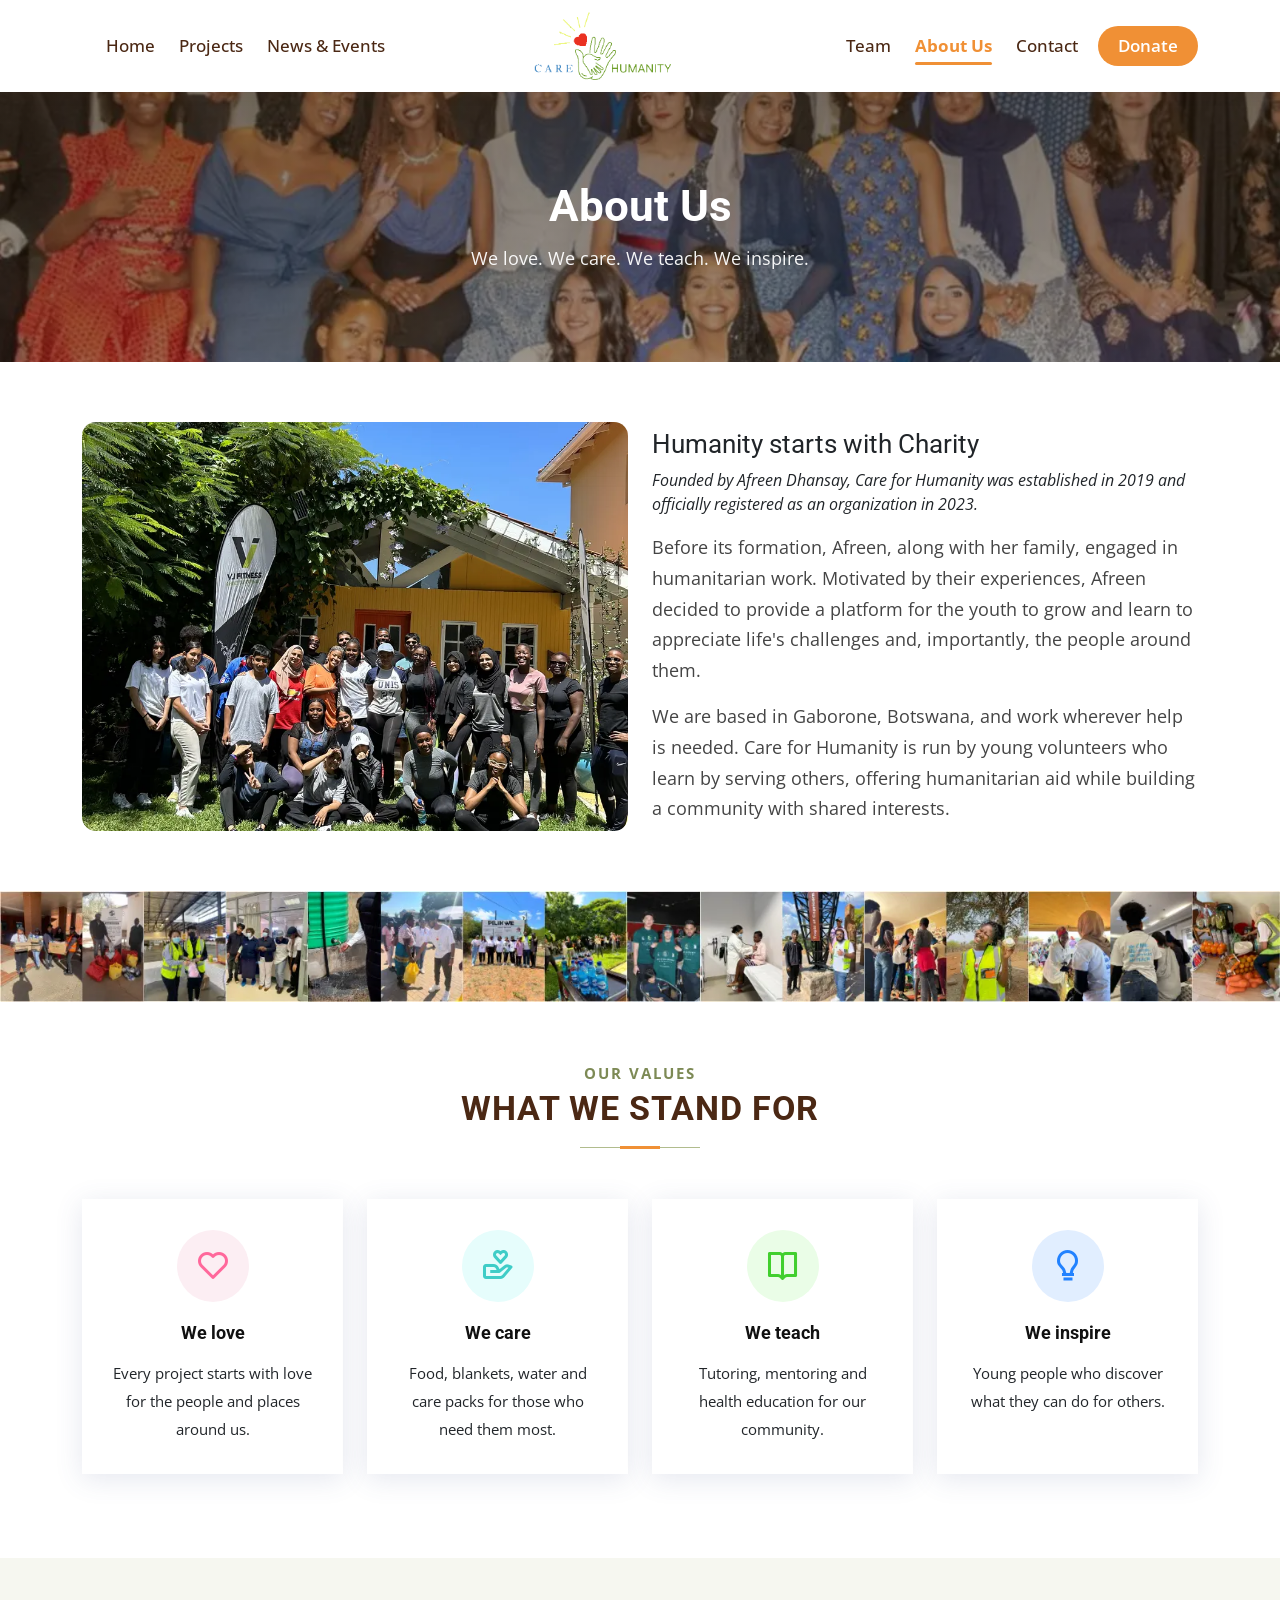
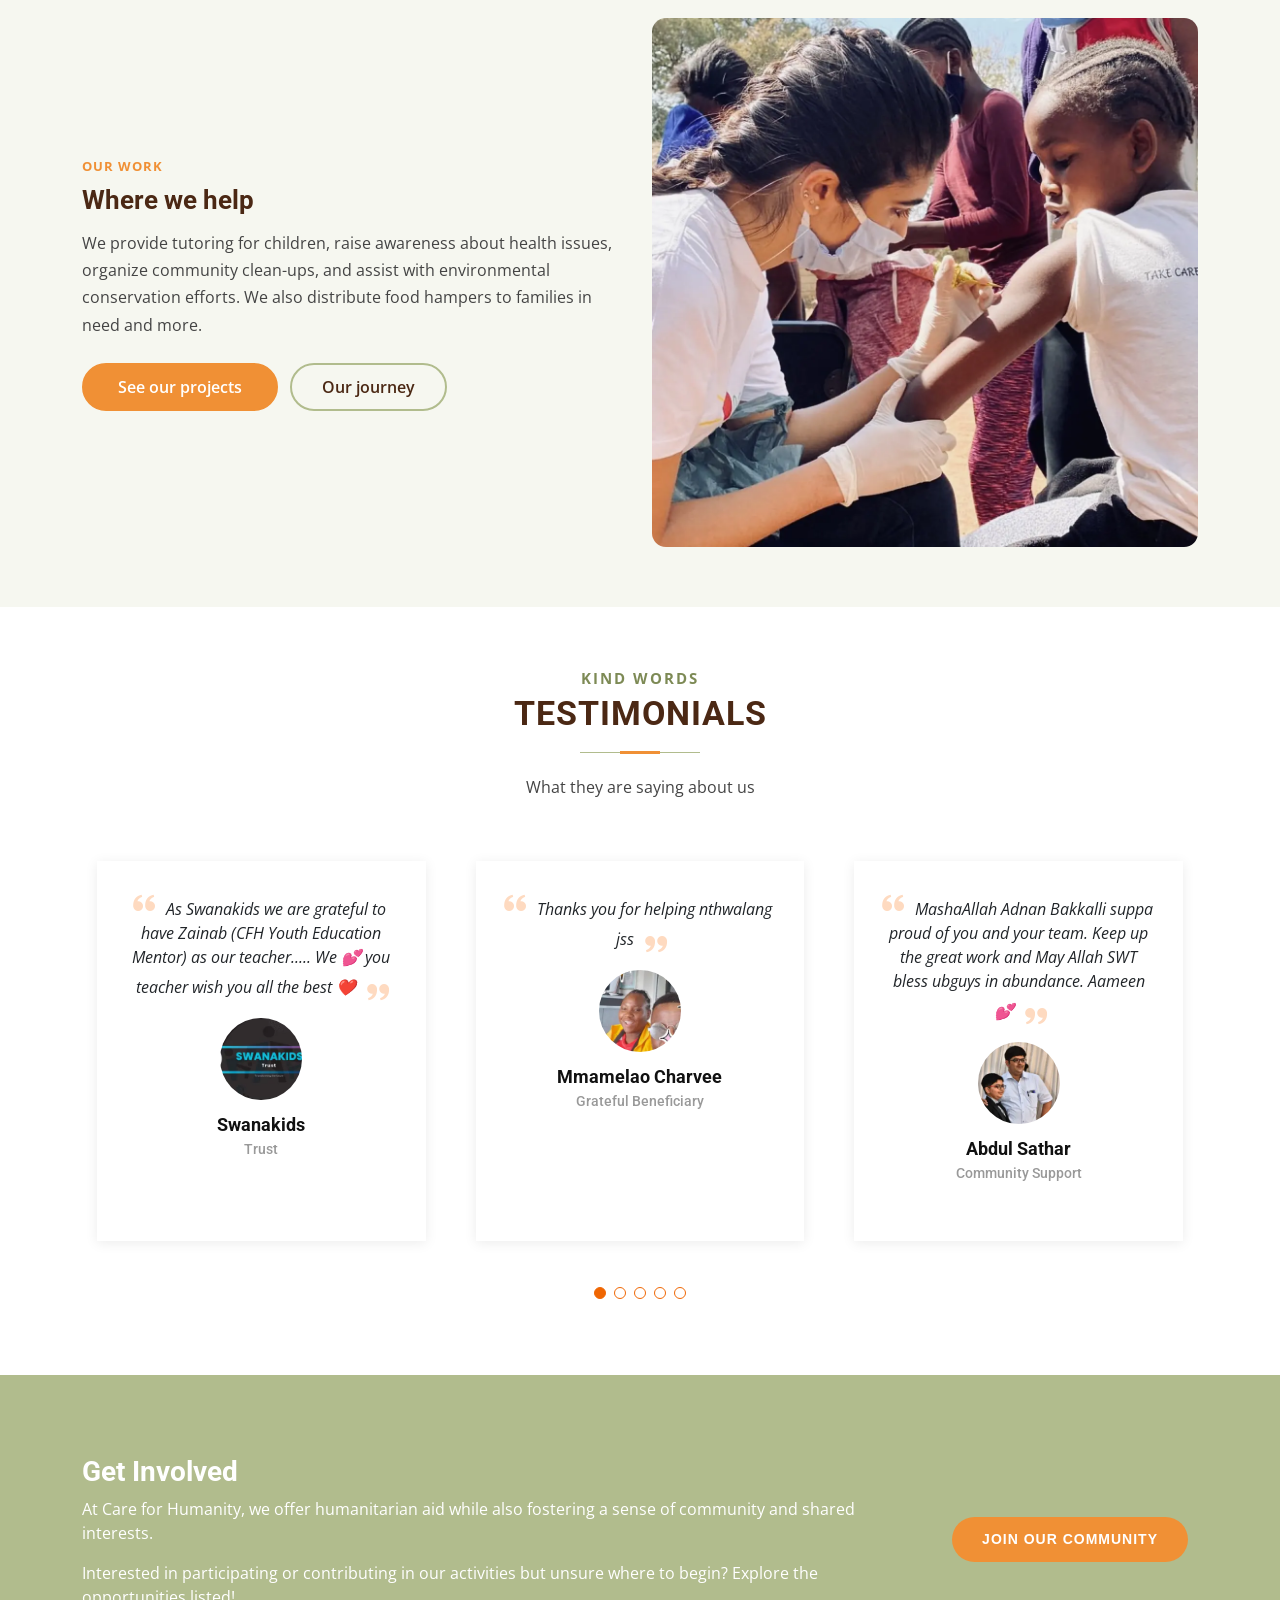
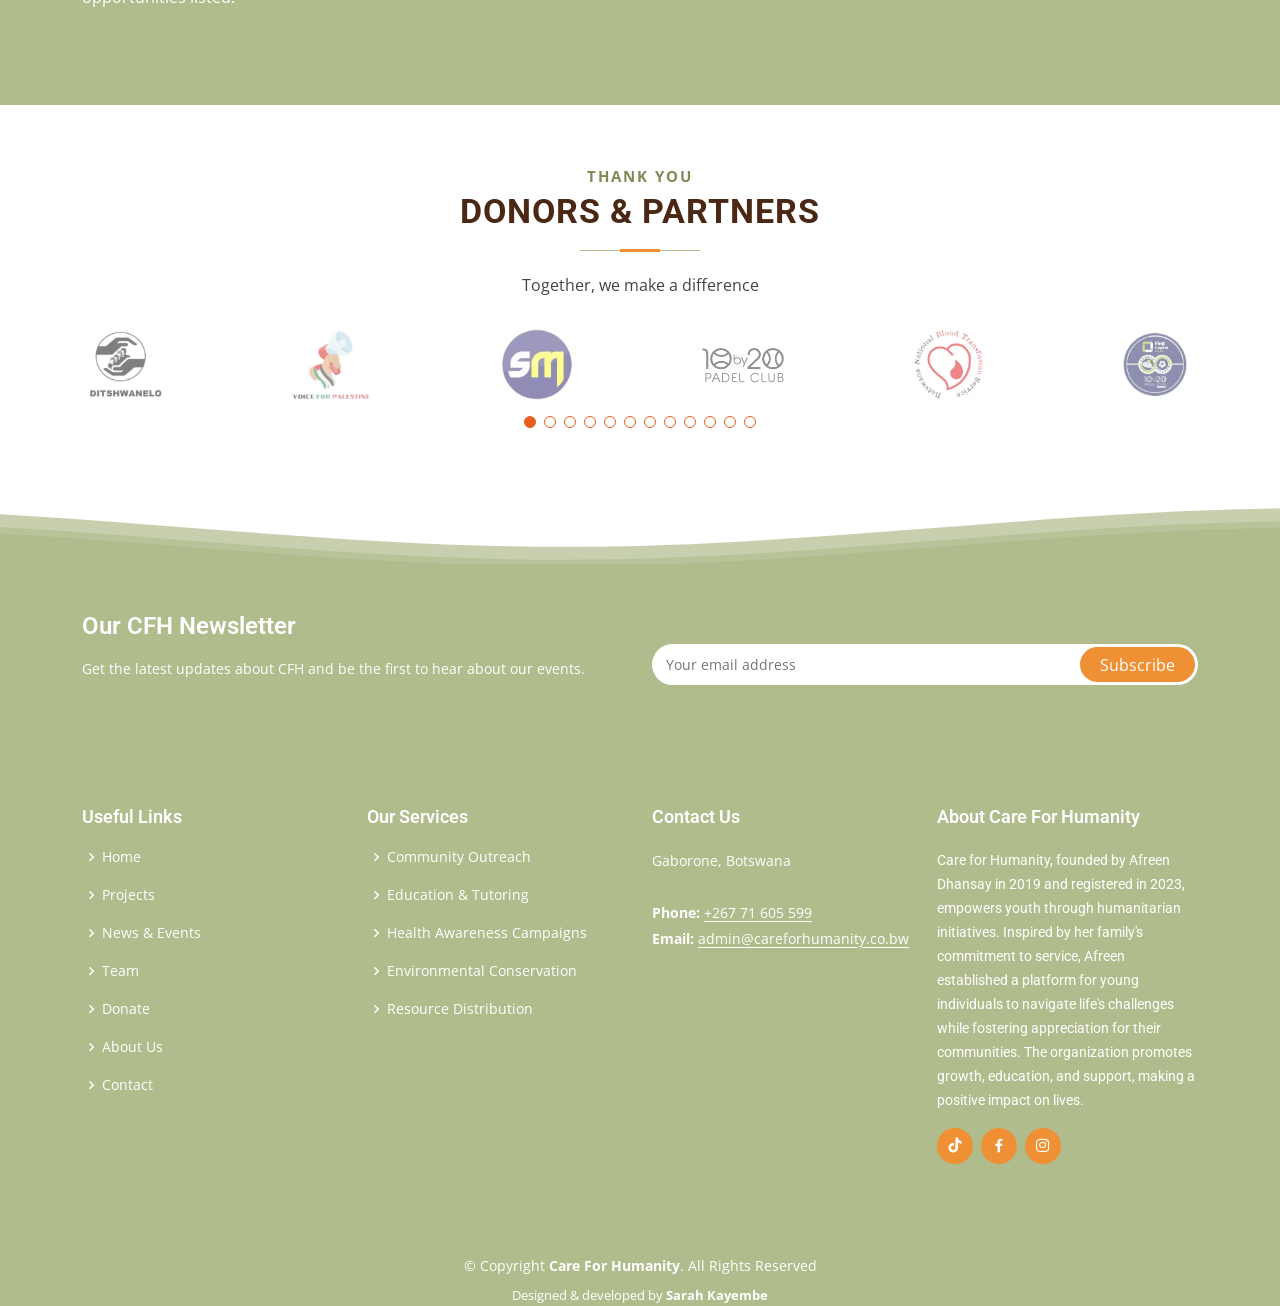
<file: about.html>
<!DOCTYPE html>
<html lang="en">

<head>
  <meta charset="utf-8">
  <meta content="width=device-width, initial-scale=1.0" name="viewport">

  <title>About Us | Care For Humanity</title>
  <meta name="description" content="About Care For Humanity: founded in 2019 by Afreen Dhansay and registered in 2023, a youth humanitarian organization in Gaborone, Botswana.">
  <meta name="keywords" content="Care For Humanity, CFH, charity, Botswana, Gaborone, youth, volunteering, donations">
  <meta property="og:title" content="About Us | Care For Humanity">
  <meta property="og:description" content="About Care For Humanity: founded in 2019 by Afreen Dhansay and registered in 2023, a youth humanitarian organization in Gaborone, Botswana.">
  <meta property="og:type" content="website">
  <meta name="theme-color" content="#B1BC8D">

  <!-- Favicons -->
  <link href="assets/img/favicon.png" rel="icon" type="image/png">
  <link href="assets/img/apple-touch-icon.png" rel="apple-touch-icon">

  <!-- Google Fonts -->
  <link rel="preconnect" href="https://fonts.googleapis.com">
  <link rel="preconnect" href="https://fonts.gstatic.com" crossorigin>
  <link href="https://fonts.googleapis.com/css2?family=Open+Sans:ital,wght@0,300;0,400;0,600;0,700;1,400&family=Roboto:wght@400;500;700&family=Noto+Serif+TC:wght@400;700&display=swap" rel="stylesheet">

  <!-- Vendor CSS Files -->
  <link href="assets/vendor/aos/aos.css" rel="stylesheet">
  <link href="assets/vendor/bootstrap/css/bootstrap.min.css" rel="stylesheet">
  <link href="assets/vendor/bootstrap-icons/bootstrap-icons.min.css" rel="stylesheet">
  <link href="assets/vendor/boxicons/css/boxicons.min.css" rel="stylesheet">
  <link href="assets/vendor/swiper/swiper-bundle.min.css" rel="stylesheet">

  <!-- Main CSS File -->
  <link href="assets/css/style.css" rel="stylesheet">

  <!-- =======================================================
  * Website Name: Care For Humanity
  * Updated: October 2026
  * Author: Sarah Kayembe
  ======================================================== -->
</head>

<body>

  <!-- ======= Header ======= -->
  <header id="header" class="fixed-top d-flex align-items-center header-transparent">
    <div class="container d-flex justify-content-between align-items-center">

      <!-- Left Navigation -->
      <nav id="navbar-left" class="navbar">
        <ul>
          <li><a href="index.html">Home</a></li>
          <li><a href="projects.html">Projects</a></li>
          <li><a href="news-and-events.html">News &amp; Events</a></li>
        </ul>
      </nav>

      <!-- Central Logo: full logo at the top, hand badge when scrolled and on phones -->
      <div class="logo">
        <a href="index.html" class="logo-link" aria-label="Care For Humanity home">
          <img src="assets/img/logo-wordmark.png" alt="Care For Humanity" class="logo-full" width="400" height="167">
          <span class="logo-badge"><img src="assets/img/logo-hand.png" alt="" width="174" height="189"></span>
        </a>
      </div>

      <!-- Right Navigation -->
      <nav id="navbar-right" class="navbar">
        <ul>
          <li><a href="team.html">Team</a></li>
          <li><a href="about.html">About Us</a></li>
          <li><a href="contact.html">Contact</a></li>
          <li class="nav-donate"><a href="donate.html">Donate</a></li>
        </ul>
      </nav>
      <i class="bi bi-list mobile-nav-toggle"></i>

    </div>
  </header><!-- End Header -->

    <section class="page-hero" style="background-image: url('assets/img/photos/gala-night.webp');">
      <div class="container" data-aos="fade-up">
        <h1>About Us</h1>
        <p>We love. We care. We teach. We inspire.</p>
      </div>
    </section>

  <main id="main">

    <section class="about" data-aos="fade-up">
      <div class="container">
        <div class="row align-items-center">
          <div class="col-lg-6 mb-4 mb-lg-0">
            <img src="assets/img/photos/team-outdoors.webp" class="img-fluid rounded-photo" alt="Care For Humanity members together outdoors" loading="lazy">
          </div>
          <div class="col-lg-6">
            <h3>Humanity starts with Charity</h3>
            <p class="fst-italic">Founded by Afreen Dhansay, Care for Humanity was established in 2019 and officially registered as an organization in 2023.</p>
            <p class="lead-text">Before its formation, Afreen, along with her family, engaged in humanitarian work. Motivated by their experiences, Afreen decided to provide a platform for the youth to grow and learn to appreciate life's challenges and, importantly, the people around them.</p>
            <p class="lead-text">We are based in Gaborone, Botswana, and work wherever help is needed. Care for Humanity is run by young volunteers who learn by serving others, offering humanitarian aid while building a community with shared interests.</p>
          </div>
        </div>
      </div>
    </section>

    <img src="assets/img/photos/filmstrip.webp" class="filmstrip" alt="A strip of photos from Care For Humanity projects" loading="lazy">

    <section>
      <div class="container">
        <div class="section-title kicker-title" data-aos="fade-up">
          <span class="kicker">Our values</span>
          <h2>What We Stand For</h2>
        </div>
        <div class="row icon-cards">
          <div class="col-md-6 col-lg-3 d-flex align-items-stretch" data-aos="fade-up">
            <div class="icon-box icon-box-pink w-100">
              <div class="icon"><i class="bx bx-heart"></i></div>
              <h4 class="title">We love</h4>
              <p class="description">Every project starts with love for the people and places around us.</p>
            </div>
          </div>
          <div class="col-md-6 col-lg-3 d-flex align-items-stretch" data-aos="fade-up">
            <div class="icon-box icon-box-cyan w-100">
              <div class="icon"><i class="bx bx-donate-heart"></i></div>
              <h4 class="title">We care</h4>
              <p class="description">Food, blankets, water and care packs for those who need them most.</p>
            </div>
          </div>
          <div class="col-md-6 col-lg-3 d-flex align-items-stretch" data-aos="fade-up">
            <div class="icon-box icon-box-green w-100">
              <div class="icon"><i class="bx bx-book-open"></i></div>
              <h4 class="title">We teach</h4>
              <p class="description">Tutoring, mentoring and health education for our community.</p>
            </div>
          </div>
          <div class="col-md-6 col-lg-3 d-flex align-items-stretch" data-aos="fade-up">
            <div class="icon-box icon-box-blue w-100">
              <div class="icon"><i class="bx bx-bulb"></i></div>
              <h4 class="title">We inspire</h4>
              <p class="description">Young people who discover what they can do for others.</p>
            </div>
          </div>
        </div>
      </div>
    </section>

    <section class="soft-bg">
      <div class="container">
        <div class="row align-items-center">
          <div class="col-lg-6 order-lg-2 mb-4 mb-lg-0" data-aos="fade-up">
            <img src="assets/img/photos/henna-session.webp" class="img-fluid rounded-photo" alt="A volunteer doing henna for a child" loading="lazy">
          </div>
          <div class="col-lg-6" data-aos="fade-up">
            <div class="program mb-0">
              <span class="tag">Our work</span>
              <h3>Where we help</h3>
              <p>We provide tutoring for children, raise awareness about health issues, organize community clean-ups, and assist with environmental conservation efforts. We also distribute food hampers to families in need and more.</p>
              <a href="projects.html" class="btn-orange d-inline-block mt-2">See our projects</a>
              <a href="news-and-events.html" class="btn-outline-sage mt-2 ms-2">Our journey</a>
            </div>
          </div>
        </div>
      </div>
    </section>

    <!-- ======= Testimonials Section ======= -->
    <section id="testimonials" class="testimonials">
      <div class="container">

        <div class="section-title kicker-title" data-aos="zoom-out">
          <span class="kicker">Kind words</span>
          <h2>Testimonials</h2>
          <p>What they are saying about us</p>
        </div>

        <div class="testimonials-slider swiper" data-aos="fade-up" data-aos-delay="100">
          <div class="swiper-wrapper">

            <div class="swiper-slide">
              <div class="testimonial-item">
                <p>
                  <i class="bx bxs-quote-alt-left quote-icon-left"></i>
                  As Swanakids we are grateful to have Zainab (CFH Youth Education Mentor) as our teacher..... We 💕 you teacher wish you all the best ❤️
                  <i class="bx bxs-quote-alt-right quote-icon-right"></i>
                </p>
                <img src="assets/img/testimonials/swanakids.webp" class="testimonial-img" alt="Swanakids" loading="lazy" width="200" height="200">
                <h3>Swanakids</h3>
                <h4>Trust</h4>
              </div>
            </div><!-- End testimonial item -->

            <div class="swiper-slide">
              <div class="testimonial-item">
                <p>
                  <i class="bx bxs-quote-alt-left quote-icon-left"></i>
                  Thanks you for helping nthwalang jss
                  <i class="bx bxs-quote-alt-right quote-icon-right"></i>
                </p>
                <img src="assets/img/testimonials/test2.webp" class="testimonial-img" alt="Mmamelao Charvee" loading="lazy" width="200" height="200">
                <h3>Mmamelao Charvee</h3>
                <h4>Grateful Beneficiary</h4>
              </div>
            </div><!-- End testimonial item -->

            <div class="swiper-slide">
              <div class="testimonial-item">
                <p>
                  <i class="bx bxs-quote-alt-left quote-icon-left"></i>
                  MashaAllah Adnan Bakkalli suppa proud of you and your team. Keep up the great work and May Allah SWT bless ubguys in abundance. Aameen 💕
                  <i class="bx bxs-quote-alt-right quote-icon-right"></i>
                </p>
                <img src="assets/img/testimonials/test3.webp" class="testimonial-img" alt="Abdul Sathar" loading="lazy" width="200" height="200">
                <h3>Abdul Sathar</h3>
                <h4>Community Support</h4>
              </div>
            </div><!-- End testimonial item -->

            <div class="swiper-slide">
              <div class="testimonial-item">
                <p>
                  <i class="bx bxs-quote-alt-left quote-icon-left"></i>
                  The Gala event was incredible 👏 🙌 Well Done To The Team of Care For Humanity❤️🙌
                  <i class="bx bxs-quote-alt-right quote-icon-right"></i>
                </p>
                <img src="assets/img/testimonials/test4.webp" class="testimonial-img" alt="Marcia Moosa" loading="lazy" width="200" height="200">
                <h3>Marcia Moosa</h3>
                <h4>Community Support</h4>
              </div>
            </div><!-- End testimonial item -->

            <div class="swiper-slide">
              <div class="testimonial-item">
                <p>
                  <i class="bx bxs-quote-alt-left quote-icon-left"></i>
                  So so proud of every member of this incredible team❤️
                  <i class="bx bxs-quote-alt-right quote-icon-right"></i>
                </p>
                <img src="assets/img/testimonials/test5.webp" class="testimonial-img" alt="Yusayrah" loading="lazy" width="200" height="200">
                <h3>Yusayrah</h3>
                <h4>Community Support</h4>
              </div>
            </div><!-- End testimonial item -->

          </div>
          <div class="swiper-pagination"></div>
        </div>

      </div>
    </section><!-- End Testimonials Section -->

    <!-- ======= Cta Section ======= -->
    <section id="cta" class="cta">
      <div class="container">

        <div class="row" data-aos="zoom-out">
          <div class="col-lg-9 text-center text-lg-start">
            <h3>Get Involved</h3>
            <p> At Care for Humanity, we offer humanitarian aid while also fostering a sense of community and shared interests. </p>
            <p> Interested in participating or contributing in our activities but unsure where to begin? Explore the opportunities listed!</p>
          </div>
          <div class="col-lg-3 cta-btn-container text-center">
            <a class="cta-btn align-middle" href="contact.html?topic=Volunteer">Join our community</a>
          </div>
        </div>

      </div>
    </section><!-- End Cta Section -->

    <!-- ======= Sponsor and Partners Section ======= -->
    <section id="clients" class="clients section-bg">
      <div class="container" data-aos="fade-up">

        <div class="section-title kicker-title">
          <span class="kicker">Thank you</span>
          <h2>Donors &amp; Partners</h2>
          <p>Together, we make a difference</p>
        </div>

        <div class="clients-slider swiper" data-aos="fade-up" data-aos-delay="100">
          <div class="swiper-wrapper align-items-center">
            <div class="swiper-slide"><img src="assets/img/partners/Ditshwanelo.webp" class="img-fluid" alt="Ditshwanelo logo" loading="lazy"></div>
            <div class="swiper-slide"><img src="assets/img/partners/voice_palestine.webp" class="img-fluid" alt="Voice of Palestine logo" loading="lazy"></div>
            <div class="swiper-slide"><img src="assets/img/partners/salaamedia2.webp" class="img-fluid" alt="Salaamedia logo" loading="lazy"></div>
            <div class="swiper-slide"><img src="assets/img/partners/10by20_logo.webp" class="img-fluid" alt="10 by 20 Padel Club logo" loading="lazy"></div>
            <div class="swiper-slide"><img src="assets/img/partners/bloodtrans.webp" class="img-fluid" alt="Blood transfusion service logo" loading="lazy"></div>
            <div class="swiper-slide"><img src="assets/img/partners/fcb.webp" class="img-fluid" alt="FCB logo" loading="lazy"></div>
            <div class="swiper-slide"><img src="assets/img/partners/Swanakidz.webp" class="img-fluid" alt="Swanakidz logo" loading="lazy"></div>
            <div class="swiper-slide"><img src="assets/img/partners/learntoplay.webp" class="img-fluid" alt="Learn to Play logo" loading="lazy"></div>
            <div class="swiper-slide"><img src="assets/img/partners/sefalana.webp" class="img-fluid" alt="Sefalana logo" loading="lazy"></div>
            <div class="swiper-slide"><img src="assets/img/partners/fours.webp" class="img-fluid" alt="Fours logo" loading="lazy"></div>
            <div class="swiper-slide"><img src="assets/img/partners/animal_assist.webp" class="img-fluid" alt="Animal Assist logo" loading="lazy"></div>
            <div class="swiper-slide"><img src="assets/img/partners/giftofgivers.webp" class="img-fluid" alt="Gift of the Givers logo" loading="lazy"></div>
          </div>
          <div class="swiper-pagination"></div>
        </div>

      </div>
    </section><!-- End Sponsor and Partners Section -->

  </main><!-- End #main -->

  <!-- ======= Footer ======= -->
  <footer id="footer" data-aos="fade-up" data-aos-easing="ease-in-out" data-aos-duration="500">

    <svg class="hero-waves" xmlns="http://www.w3.org/2000/svg" xmlns:xlink="http://www.w3.org/1999/xlink" viewBox="0 24 150 28 " preserveAspectRatio="none">
      <defs>
        <path id="wave-path" d="M-160 44c30 0 58-18 88-18s 58 18 88 18 58-18 88-18 58 18 88 18 v-44h-352z" />
      </defs>
      <g class="wave3">
        <use xlink:href="#wave-path" x="50" y="0" fill="#fff" />
      </g>
      <g class="wave1">
        <use xlink:href="#wave-path" x="50" y="9" fill="rgba(255,255,255, .1)" />
      </g>
      <g class="wave2">
        <use xlink:href="#wave-path" x="50" y="6" fill="rgba(255,255,255, .2)" />
      </g>
    </svg>

    <div class="footer-newsletter">
      <div class="container">
        <div class="row">
          <div class="col-lg-6">
            <h4>Our CFH Newsletter</h4>
            <p>Get the latest updates about CFH and be the first to hear about our events.</p>
          </div>
          <div class="col-lg-6">
            <form action="#" method="post">
              <input type="email" name="email" placeholder="Your email address" aria-label="Your email address" required><input type="submit" value="Subscribe">
            </form>
          </div>
        </div>
      </div>
    </div>

    <div class="footer-top">
      <div class="container">
        <div class="row">

          <div class="col-lg-3 col-md-6 footer-links">
            <h4>Useful Links</h4>
            <ul>
              <li><i class="bx bx-chevron-right"></i> <a href="index.html">Home</a></li>
              <li><i class="bx bx-chevron-right"></i> <a href="projects.html">Projects</a></li>
              <li><i class="bx bx-chevron-right"></i> <a href="news-and-events.html">News &amp; Events</a></li>
              <li><i class="bx bx-chevron-right"></i> <a href="team.html">Team</a></li>
              <li><i class="bx bx-chevron-right"></i> <a href="donate.html">Donate</a></li>
              <li><i class="bx bx-chevron-right"></i> <a href="about.html">About Us</a></li>
              <li><i class="bx bx-chevron-right"></i> <a href="contact.html">Contact</a></li>
            </ul>
          </div>

          <div class="col-lg-3 col-md-6 footer-links">
            <h4>Our Services</h4>
            <ul>
              <li><i class="bx bx-chevron-right"></i> <a href="projects.html#communities">Community Outreach</a></li>
              <li><i class="bx bx-chevron-right"></i> <a href="projects.html#students">Education &amp; Tutoring</a></li>
              <li><i class="bx bx-chevron-right"></i> <a href="projects.html#health">Health Awareness Campaigns</a></li>
              <li><i class="bx bx-chevron-right"></i> <a href="projects.html#wildlife">Environmental Conservation</a></li>
              <li><i class="bx bx-chevron-right"></i> <a href="projects.html#food-relief">Resource Distribution</a></li>
            </ul>
          </div>

          <div class="col-lg-3 col-md-6 footer-contact">
            <h4>Contact Us</h4>
            <p>
              Gaborone, Botswana<br><br>
              <strong>Phone:</strong> <a href="tel:+26771605599">+267 71 605 599</a><br>
              <strong>Email:</strong> <a href="mailto:admin@careforhumanity.co.bw">admin@careforhumanity.co.bw</a><br>
            </p>
          </div>

          <div class="col-lg-3 col-md-6 footer-info">
            <h3>About Care For Humanity</h3>
            <p>Care for Humanity, founded by Afreen Dhansay in 2019 and registered in 2023, empowers youth through humanitarian initiatives. Inspired by her family's commitment to service, Afreen established a platform for young individuals to navigate life's challenges while fostering appreciation for their communities. The organization promotes growth, education, and support, making a positive impact on lives.</p>
            <div class="social-links mt-3">
              <a href="https://www.tiktok.com/@care4humanity_" class="tiktok" target="_blank" rel="noopener" aria-label="TikTok"><i class="bx bxl-tiktok"></i></a>
              <a href="https://www.facebook.com/Care4humanitybw/" class="facebook" target="_blank" rel="noopener" aria-label="Facebook"><i class="bx bxl-facebook"></i></a>
              <a href="https://www.instagram.com/care4humanity_/" class="instagram" target="_blank" rel="noopener" aria-label="Instagram"><i class="bx bxl-instagram"></i></a>
            </div>
          </div>

        </div>
      </div>
    </div>

    <div class="container">
      <div class="copyright">
        &copy; Copyright <strong><span>Care For Humanity</span></strong>. All Rights Reserved
      </div>
      <div class="credits">
        Designed &amp; developed by <strong><span>Sarah Kayembe</span></strong>
      </div>
    </div>
  </footer><!-- End Footer -->

  <a href="#" class="back-to-top d-flex align-items-center justify-content-center" aria-label="Back to top"><i class="bi bi-arrow-up-short"></i></a>

  <!-- Vendor JS Files -->
  <script src="assets/vendor/aos/aos.js"></script>
  <script src="assets/vendor/bootstrap/js/bootstrap.bundle.min.js"></script>
  <script src="assets/vendor/swiper/swiper-bundle.min.js"></script>

  <!-- Main JS File -->
  <script src="assets/js/main.js"></script>

</body>

</html>
</file>
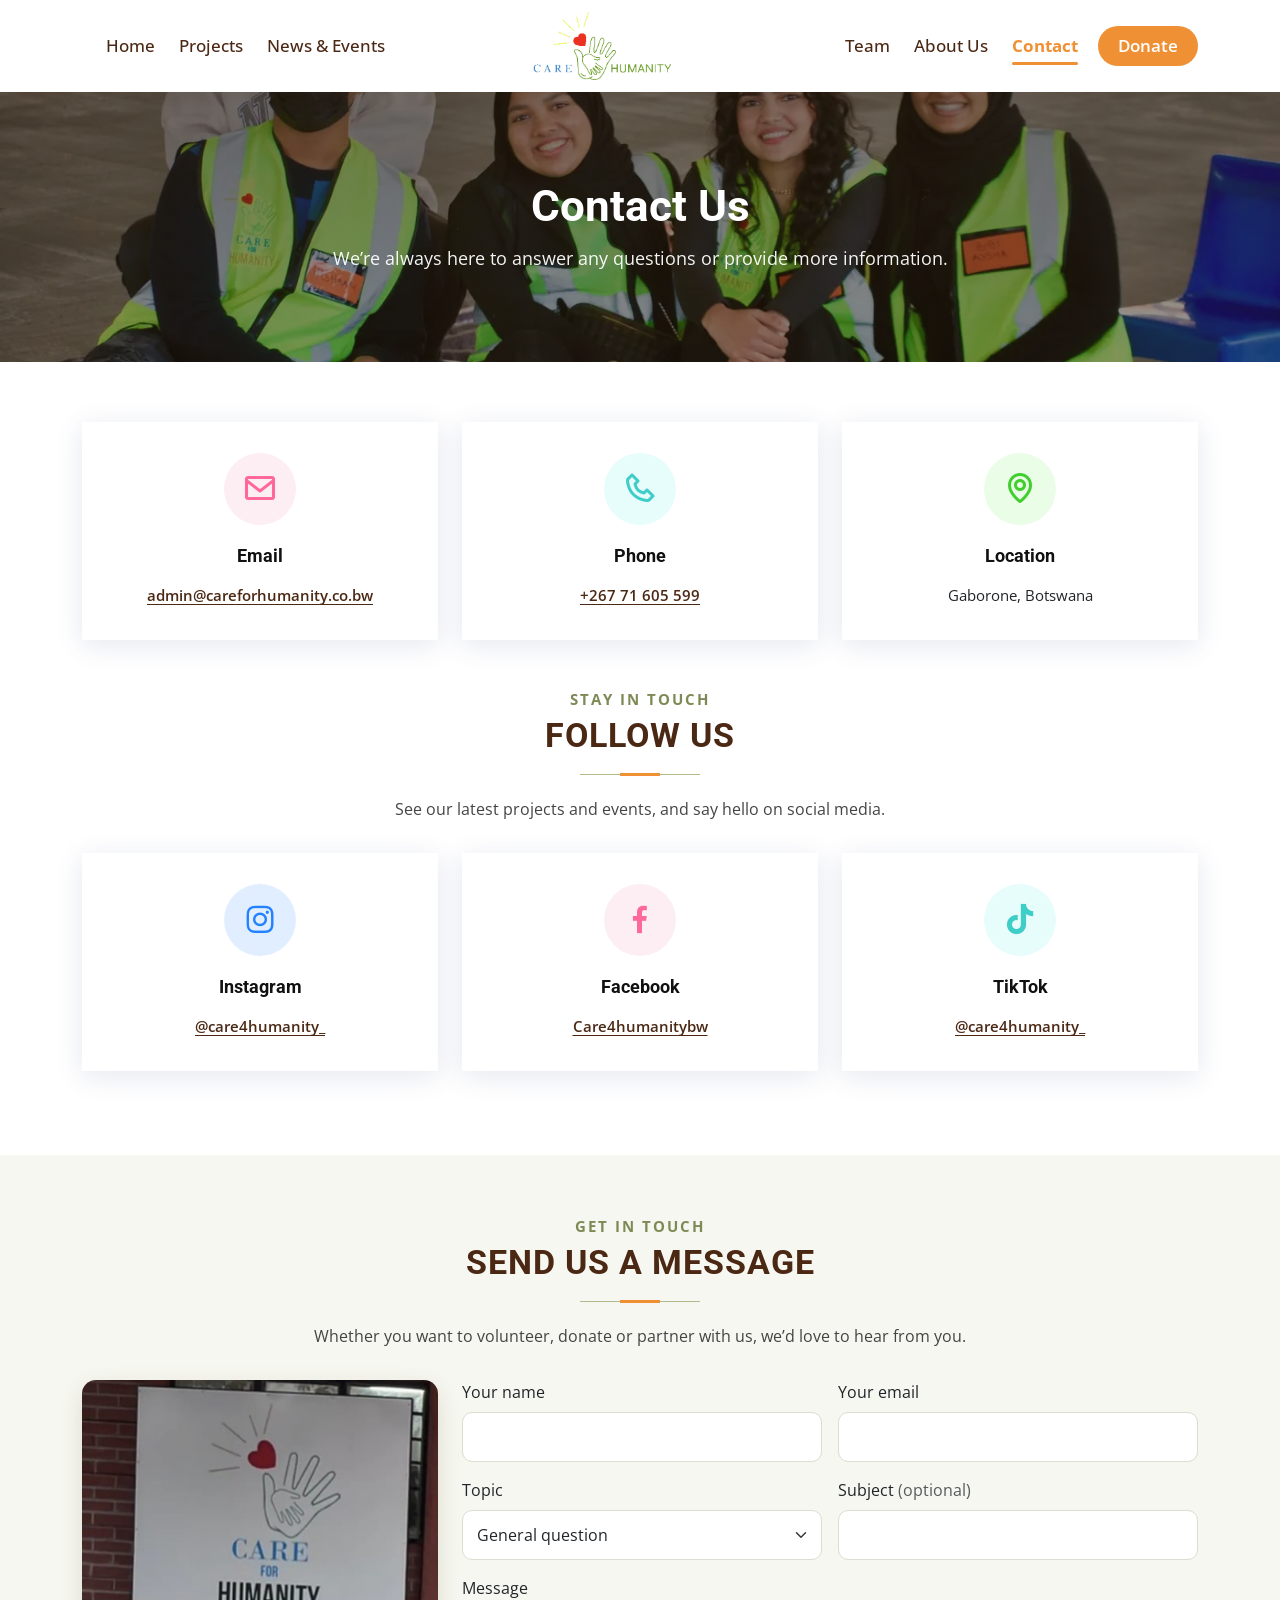
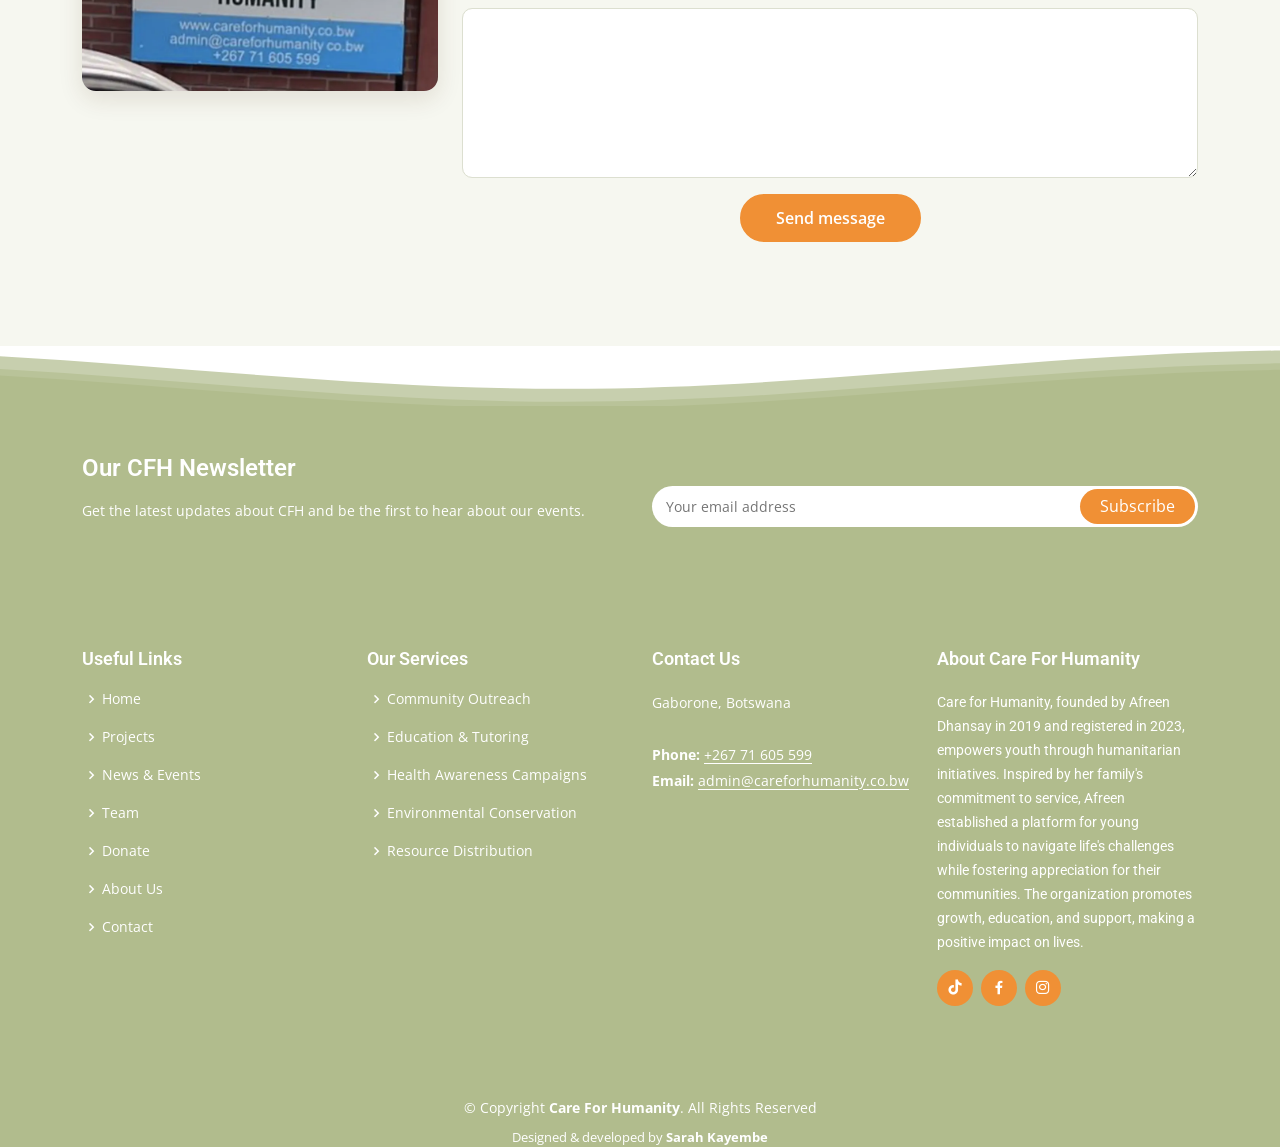
<file: contact.html>
<!DOCTYPE html>
<html lang="en">

<head>
  <meta charset="utf-8">
  <meta content="width=device-width, initial-scale=1.0" name="viewport">

  <title>Contact | Care For Humanity</title>
  <meta name="description" content="Contact Care For Humanity in Gaborone, Botswana, to volunteer, donate or partner with us.">
  <meta name="keywords" content="Care For Humanity, CFH, charity, Botswana, Gaborone, youth, volunteering, donations">
  <meta property="og:title" content="Contact | Care For Humanity">
  <meta property="og:description" content="Contact Care For Humanity in Gaborone, Botswana, to volunteer, donate or partner with us.">
  <meta property="og:type" content="website">
  <meta name="theme-color" content="#B1BC8D">

  <!-- Favicons -->
  <link href="assets/img/favicon.png" rel="icon" type="image/png">
  <link href="assets/img/apple-touch-icon.png" rel="apple-touch-icon">

  <!-- Google Fonts -->
  <link rel="preconnect" href="https://fonts.googleapis.com">
  <link rel="preconnect" href="https://fonts.gstatic.com" crossorigin>
  <link href="https://fonts.googleapis.com/css2?family=Open+Sans:ital,wght@0,300;0,400;0,600;0,700;1,400&family=Roboto:wght@400;500;700&family=Noto+Serif+TC:wght@400;700&display=swap" rel="stylesheet">

  <!-- Vendor CSS Files -->
  <link href="assets/vendor/aos/aos.css" rel="stylesheet">
  <link href="assets/vendor/bootstrap/css/bootstrap.min.css" rel="stylesheet">
  <link href="assets/vendor/bootstrap-icons/bootstrap-icons.min.css" rel="stylesheet">
  <link href="assets/vendor/boxicons/css/boxicons.min.css" rel="stylesheet">

  <!-- Main CSS File -->
  <link href="assets/css/style.css" rel="stylesheet">

  <!-- =======================================================
  * Website Name: Care For Humanity
  * Updated: October 2026
  * Author: Sarah Kayembe
  ======================================================== -->
</head>

<body>

  <!-- ======= Header ======= -->
  <header id="header" class="fixed-top d-flex align-items-center header-transparent">
    <div class="container d-flex justify-content-between align-items-center">

      <!-- Left Navigation -->
      <nav id="navbar-left" class="navbar">
        <ul>
          <li><a href="index.html">Home</a></li>
          <li><a href="projects.html">Projects</a></li>
          <li><a href="news-and-events.html">News &amp; Events</a></li>
        </ul>
      </nav>

      <!-- Central Logo: full logo at the top, hand badge when scrolled and on phones -->
      <div class="logo">
        <a href="index.html" class="logo-link" aria-label="Care For Humanity home">
          <img src="assets/img/logo-wordmark.png" alt="Care For Humanity" class="logo-full" width="400" height="167">
          <span class="logo-badge"><img src="assets/img/logo-hand.png" alt="" width="174" height="189"></span>
        </a>
      </div>

      <!-- Right Navigation -->
      <nav id="navbar-right" class="navbar">
        <ul>
          <li><a href="team.html">Team</a></li>
          <li><a href="about.html">About Us</a></li>
          <li><a href="contact.html">Contact</a></li>
          <li class="nav-donate"><a href="donate.html">Donate</a></li>
        </ul>
      </nav>
      <i class="bi bi-list mobile-nav-toggle"></i>

    </div>
  </header><!-- End Header -->

    <section class="page-hero" style="background-image: url('assets/img/photos/team-members.webp');">
      <div class="container" data-aos="fade-up">
        <h1>Contact Us</h1>
        <p>We’re always here to answer any questions or provide more information.</p>
      </div>
    </section>

  <main id="main">

    <section>
      <div class="container">
        <div class="row icon-cards">
          <div class="col-md-4 d-flex align-items-stretch" data-aos="fade-up">
            <div class="icon-box icon-box-pink w-100">
              <div class="icon"><i class="bx bx-envelope"></i></div>
              <h4 class="title">Email</h4>
              <p class="description"><a href="mailto:admin@careforhumanity.co.bw">admin@careforhumanity.co.bw</a></p>
            </div>
          </div>
          <div class="col-md-4 d-flex align-items-stretch" data-aos="fade-up">
            <div class="icon-box icon-box-cyan w-100">
              <div class="icon"><i class="bx bx-phone"></i></div>
              <h4 class="title">Phone</h4>
              <p class="description"><a href="tel:+26771605599">+267 71 605 599</a></p>
            </div>
          </div>
          <div class="col-md-4 d-flex align-items-stretch" data-aos="fade-up">
            <div class="icon-box icon-box-green w-100">
              <div class="icon"><i class="bx bx-map"></i></div>
              <h4 class="title">Location</h4>
              <p class="description">Gaborone, Botswana</p>
            </div>
          </div>
        </div>

        <div class="section-title kicker-title mt-4" data-aos="fade-up">
          <span class="kicker">Stay in touch</span>
          <h2>Follow Us</h2>
          <p>See our latest projects and events, and say hello on social media.</p>
        </div>
        <div class="row icon-cards">
          <div class="col-md-4 d-flex align-items-stretch" data-aos="fade-up">
            <div class="icon-box icon-box-blue w-100">
              <div class="icon"><i class="bx bxl-instagram"></i></div>
              <h4 class="title"><a href="https://www.instagram.com/care4humanity_/" target="_blank" rel="noopener">Instagram</a></h4>
              <p class="description"><a href="https://www.instagram.com/care4humanity_/" target="_blank" rel="noopener">@care4humanity_</a></p>
            </div>
          </div>
          <div class="col-md-4 d-flex align-items-stretch" data-aos="fade-up">
            <div class="icon-box icon-box-pink w-100">
              <div class="icon"><i class="bx bxl-facebook"></i></div>
              <h4 class="title"><a href="https://www.facebook.com/Care4humanitybw/" target="_blank" rel="noopener">Facebook</a></h4>
              <p class="description"><a href="https://www.facebook.com/Care4humanitybw/" target="_blank" rel="noopener">Care4humanitybw</a></p>
            </div>
          </div>
          <div class="col-md-4 d-flex align-items-stretch" data-aos="fade-up">
            <div class="icon-box icon-box-cyan w-100">
              <div class="icon"><i class="bx bxl-tiktok"></i></div>
              <h4 class="title"><a href="https://www.tiktok.com/@care4humanity_" target="_blank" rel="noopener">TikTok</a></h4>
              <p class="description"><a href="https://www.tiktok.com/@care4humanity_" target="_blank" rel="noopener">@care4humanity_</a></p>
            </div>
          </div>
        </div>
      </div>
    </section>

    <section class="soft-bg">
      <div class="container">
        <div class="section-title kicker-title" data-aos="fade-up">
          <span class="kicker">Get in touch</span>
          <h2>Send Us a Message</h2>
          <p>Whether you want to volunteer, donate or partner with us, we’d love to hear from you.</p>
        </div>
        <div class="row justify-content-center align-items-start">
          <div class="col-lg-4 mb-4" data-aos="fade-up">
            <img src="assets/img/photos/cfh-sign.webp" class="rounded-photo contact-sign" alt="The Care for Humanity sign with our website, email and phone number" loading="lazy">
          </div>
          <div class="col-lg-8" data-aos="fade-up">
            <form id="contact-form" class="contact-form" novalidate>
              <div class="row g-3">
                <div class="col-md-6">
                  <label for="cf-name" class="form-label">Your name</label>
                  <input id="cf-name" name="name" type="text" class="form-control" required>
                </div>
                <div class="col-md-6">
                  <label for="cf-email" class="form-label">Your email</label>
                  <input id="cf-email" name="email" type="email" class="form-control" required>
                </div>
                <div class="col-md-6">
                  <label for="cf-topic" class="form-label">Topic</label>
                  <select id="cf-topic" name="topic" class="form-select">
                    <option>General question</option>
                    <option>Volunteering / joining the team</option>
                    <option>Donation</option>
                    <option>Partnership</option>
                  </select>
                </div>
                <div class="col-md-6">
                  <label for="cf-subject" class="form-label">Subject <span class="text-muted">(optional)</span></label>
                  <input id="cf-subject" name="subject" type="text" class="form-control">
                </div>
                <div class="col-12">
                  <label for="cf-message" class="form-label">Message</label>
                  <textarea id="cf-message" name="message" rows="6" class="form-control" required></textarea>
                </div>
                <div class="col-12 text-center">
                  <button type="submit" class="btn-orange">Send message</button>
                  <p id="form-status" class="form-status" role="status" aria-live="polite"></p>
                </div>
              </div>
            </form>
          </div>
        </div>
      </div>
    </section>

  </main><!-- End #main -->

  <!-- ======= Footer ======= -->
  <footer id="footer" data-aos="fade-up" data-aos-easing="ease-in-out" data-aos-duration="500">

    <svg class="hero-waves" xmlns="http://www.w3.org/2000/svg" xmlns:xlink="http://www.w3.org/1999/xlink" viewBox="0 24 150 28 " preserveAspectRatio="none">
      <defs>
        <path id="wave-path" d="M-160 44c30 0 58-18 88-18s 58 18 88 18 58-18 88-18 58 18 88 18 v-44h-352z" />
      </defs>
      <g class="wave3">
        <use xlink:href="#wave-path" x="50" y="0" fill="#fff" />
      </g>
      <g class="wave1">
        <use xlink:href="#wave-path" x="50" y="9" fill="rgba(255,255,255, .1)" />
      </g>
      <g class="wave2">
        <use xlink:href="#wave-path" x="50" y="6" fill="rgba(255,255,255, .2)" />
      </g>
    </svg>

    <div class="footer-newsletter">
      <div class="container">
        <div class="row">
          <div class="col-lg-6">
            <h4>Our CFH Newsletter</h4>
            <p>Get the latest updates about CFH and be the first to hear about our events.</p>
          </div>
          <div class="col-lg-6">
            <form action="#" method="post">
              <input type="email" name="email" placeholder="Your email address" aria-label="Your email address" required><input type="submit" value="Subscribe">
            </form>
          </div>
        </div>
      </div>
    </div>

    <div class="footer-top">
      <div class="container">
        <div class="row">

          <div class="col-lg-3 col-md-6 footer-links">
            <h4>Useful Links</h4>
            <ul>
              <li><i class="bx bx-chevron-right"></i> <a href="index.html">Home</a></li>
              <li><i class="bx bx-chevron-right"></i> <a href="projects.html">Projects</a></li>
              <li><i class="bx bx-chevron-right"></i> <a href="news-and-events.html">News &amp; Events</a></li>
              <li><i class="bx bx-chevron-right"></i> <a href="team.html">Team</a></li>
              <li><i class="bx bx-chevron-right"></i> <a href="donate.html">Donate</a></li>
              <li><i class="bx bx-chevron-right"></i> <a href="about.html">About Us</a></li>
              <li><i class="bx bx-chevron-right"></i> <a href="contact.html">Contact</a></li>
            </ul>
          </div>

          <div class="col-lg-3 col-md-6 footer-links">
            <h4>Our Services</h4>
            <ul>
              <li><i class="bx bx-chevron-right"></i> <a href="projects.html#communities">Community Outreach</a></li>
              <li><i class="bx bx-chevron-right"></i> <a href="projects.html#students">Education &amp; Tutoring</a></li>
              <li><i class="bx bx-chevron-right"></i> <a href="projects.html#health">Health Awareness Campaigns</a></li>
              <li><i class="bx bx-chevron-right"></i> <a href="projects.html#wildlife">Environmental Conservation</a></li>
              <li><i class="bx bx-chevron-right"></i> <a href="projects.html#food-relief">Resource Distribution</a></li>
            </ul>
          </div>

          <div class="col-lg-3 col-md-6 footer-contact">
            <h4>Contact Us</h4>
            <p>
              Gaborone, Botswana<br><br>
              <strong>Phone:</strong> <a href="tel:+26771605599">+267 71 605 599</a><br>
              <strong>Email:</strong> <a href="mailto:admin@careforhumanity.co.bw">admin@careforhumanity.co.bw</a><br>
            </p>
          </div>

          <div class="col-lg-3 col-md-6 footer-info">
            <h3>About Care For Humanity</h3>
            <p>Care for Humanity, founded by Afreen Dhansay in 2019 and registered in 2023, empowers youth through humanitarian initiatives. Inspired by her family's commitment to service, Afreen established a platform for young individuals to navigate life's challenges while fostering appreciation for their communities. The organization promotes growth, education, and support, making a positive impact on lives.</p>
            <div class="social-links mt-3">
              <a href="https://www.tiktok.com/@care4humanity_" class="tiktok" target="_blank" rel="noopener" aria-label="TikTok"><i class="bx bxl-tiktok"></i></a>
              <a href="https://www.facebook.com/Care4humanitybw/" class="facebook" target="_blank" rel="noopener" aria-label="Facebook"><i class="bx bxl-facebook"></i></a>
              <a href="https://www.instagram.com/care4humanity_/" class="instagram" target="_blank" rel="noopener" aria-label="Instagram"><i class="bx bxl-instagram"></i></a>
            </div>
          </div>

        </div>
      </div>
    </div>

    <div class="container">
      <div class="copyright">
        &copy; Copyright <strong><span>Care For Humanity</span></strong>. All Rights Reserved
      </div>
      <div class="credits">
        Designed &amp; developed by <strong><span>Sarah Kayembe</span></strong>
      </div>
    </div>
  </footer><!-- End Footer -->

  <a href="#" class="back-to-top d-flex align-items-center justify-content-center" aria-label="Back to top"><i class="bi bi-arrow-up-short"></i></a>

  <!-- Vendor JS Files -->
  <script src="assets/vendor/aos/aos.js"></script>
  <script src="assets/vendor/bootstrap/js/bootstrap.bundle.min.js"></script>

  <!-- Main JS File -->
  <script src="assets/js/main.js"></script>

</body>

</html>
</file>
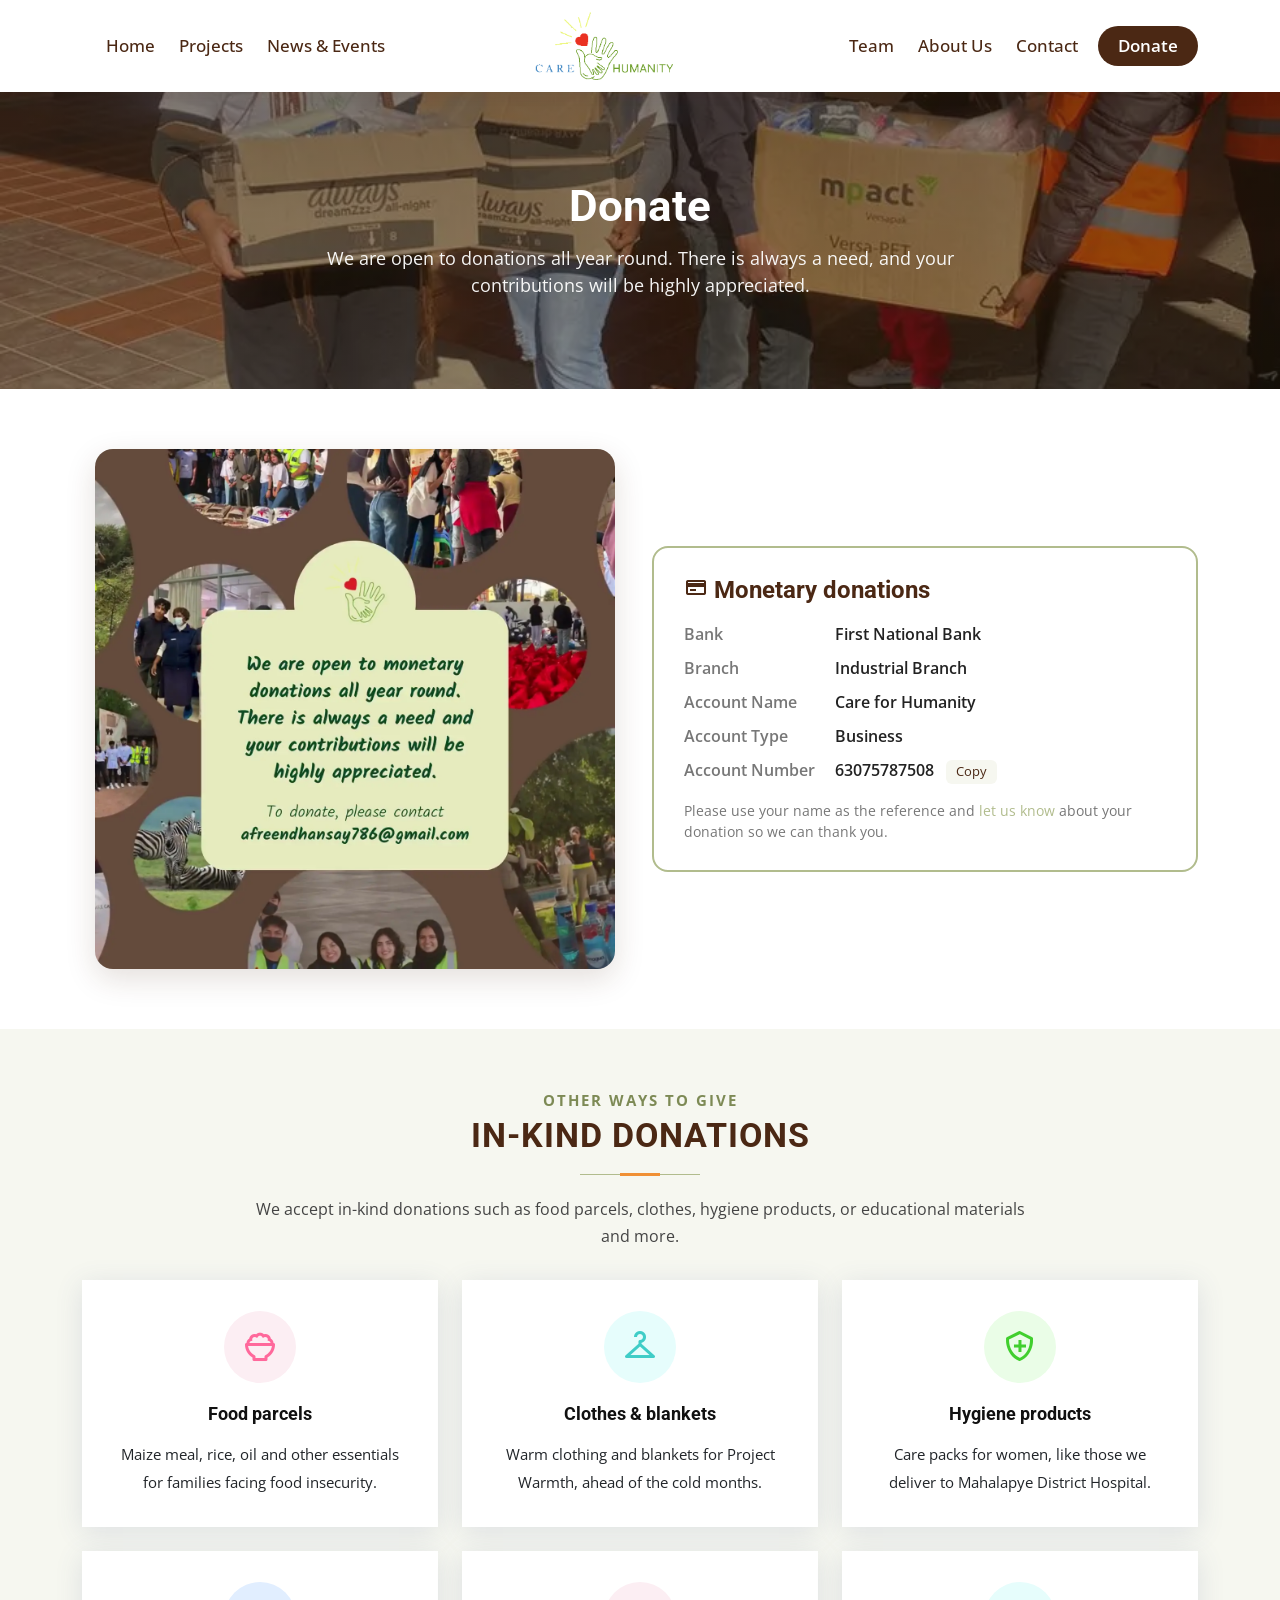
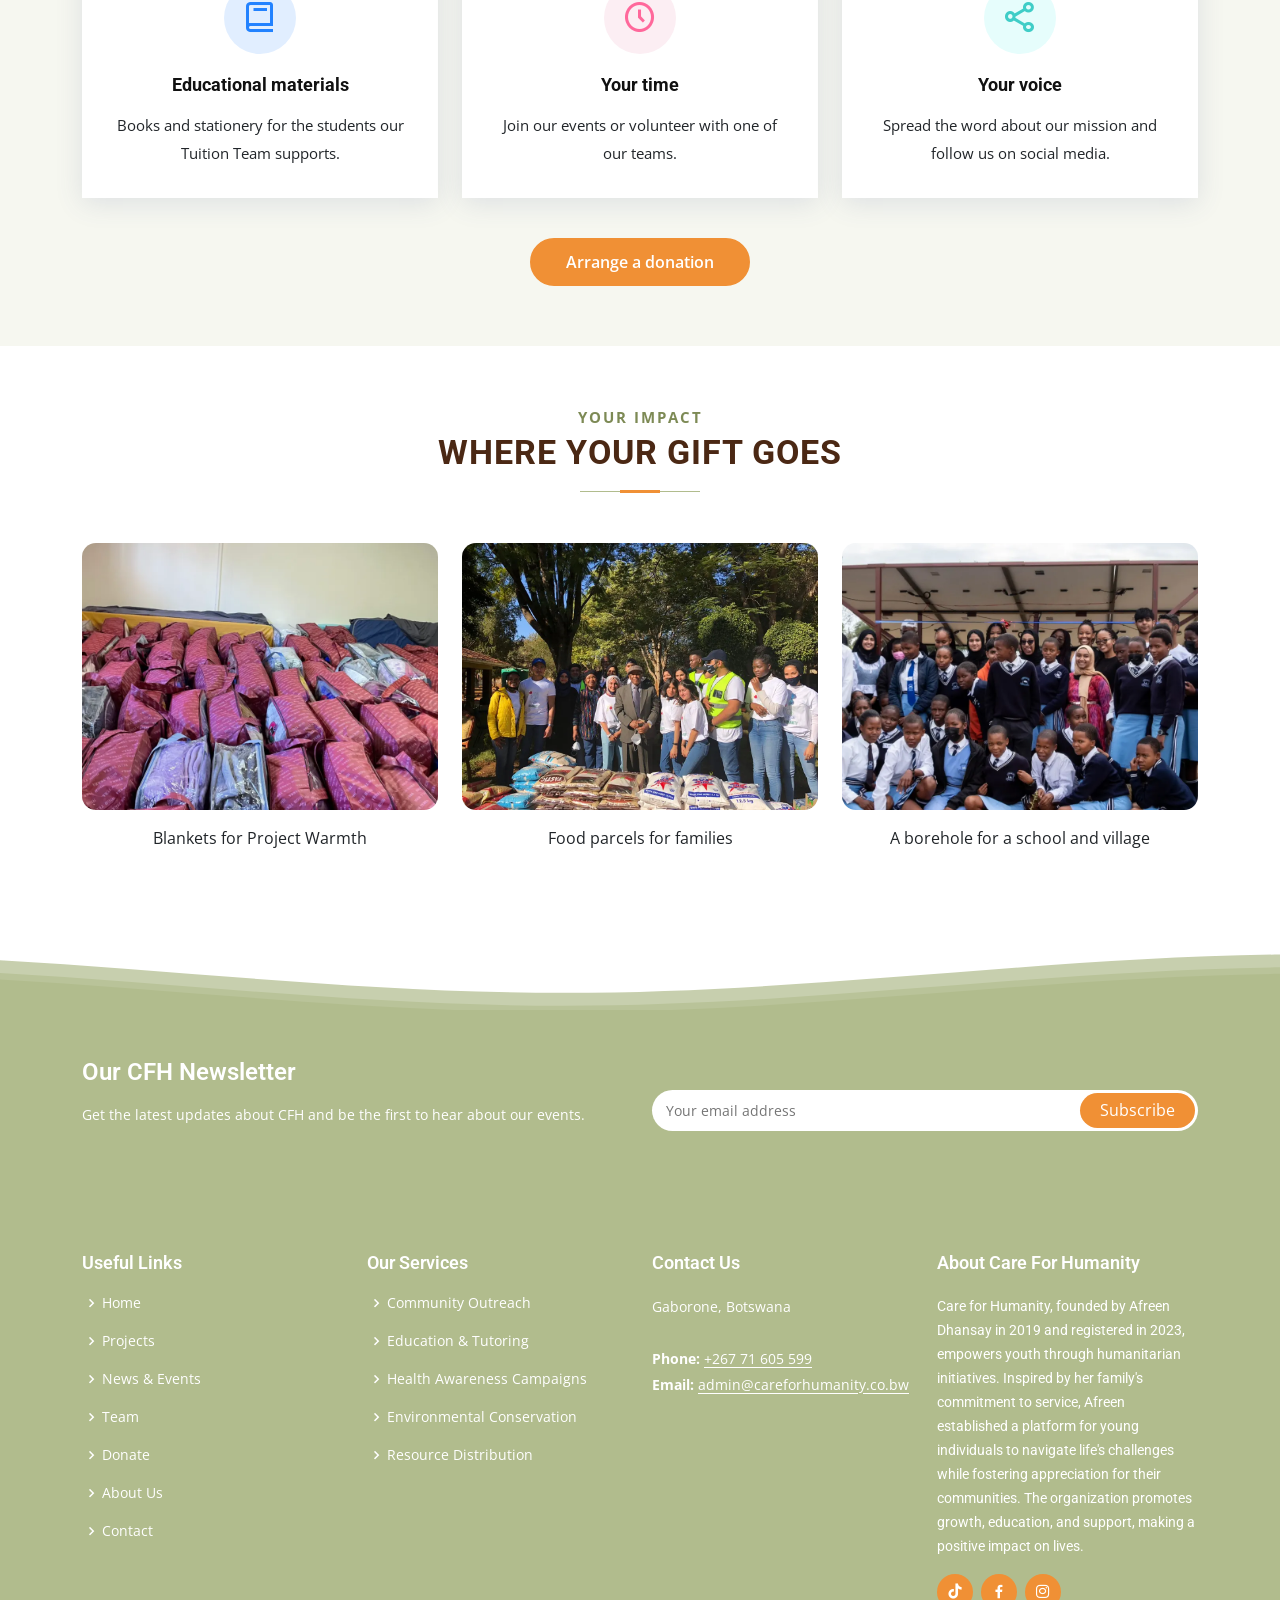
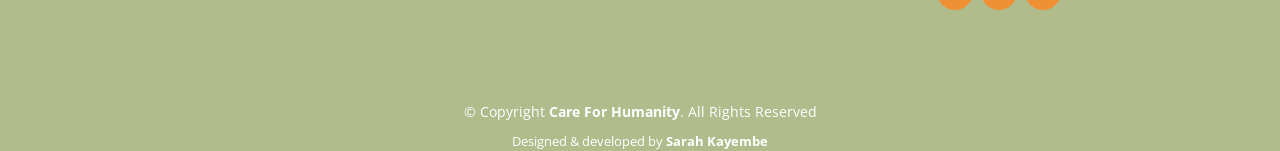
<file: donate.html>
<!DOCTYPE html>
<html lang="en">

<head>
  <meta charset="utf-8">
  <meta content="width=device-width, initial-scale=1.0" name="viewport">

  <title>Donate | Care For Humanity</title>
  <meta name="description" content="Donate to Care For Humanity in Botswana: bank details for monetary gifts and the in-kind donations we accept.">
  <meta name="keywords" content="Care For Humanity, CFH, charity, Botswana, Gaborone, youth, volunteering, donations">
  <meta property="og:title" content="Donate | Care For Humanity">
  <meta property="og:description" content="Donate to Care For Humanity in Botswana: bank details for monetary gifts and the in-kind donations we accept.">
  <meta property="og:type" content="website">
  <meta name="theme-color" content="#B1BC8D">

  <!-- Favicons -->
  <link href="assets/img/favicon.png" rel="icon" type="image/png">
  <link href="assets/img/apple-touch-icon.png" rel="apple-touch-icon">

  <!-- Google Fonts -->
  <link rel="preconnect" href="https://fonts.googleapis.com">
  <link rel="preconnect" href="https://fonts.gstatic.com" crossorigin>
  <link href="https://fonts.googleapis.com/css2?family=Open+Sans:ital,wght@0,300;0,400;0,600;0,700;1,400&family=Roboto:wght@400;500;700&family=Noto+Serif+TC:wght@400;700&display=swap" rel="stylesheet">

  <!-- Vendor CSS Files -->
  <link href="assets/vendor/aos/aos.css" rel="stylesheet">
  <link href="assets/vendor/bootstrap/css/bootstrap.min.css" rel="stylesheet">
  <link href="assets/vendor/bootstrap-icons/bootstrap-icons.min.css" rel="stylesheet">
  <link href="assets/vendor/boxicons/css/boxicons.min.css" rel="stylesheet">

  <!-- Main CSS File -->
  <link href="assets/css/style.css" rel="stylesheet">

  <!-- =======================================================
  * Website Name: Care For Humanity
  * Updated: October 2026
  * Author: Sarah Kayembe
  ======================================================== -->
</head>

<body>

  <!-- ======= Header ======= -->
  <header id="header" class="fixed-top d-flex align-items-center header-transparent">
    <div class="container d-flex justify-content-between align-items-center">

      <!-- Left Navigation -->
      <nav id="navbar-left" class="navbar">
        <ul>
          <li><a href="index.html">Home</a></li>
          <li><a href="projects.html">Projects</a></li>
          <li><a href="news-and-events.html">News &amp; Events</a></li>
        </ul>
      </nav>

      <!-- Central Logo: full logo at the top, hand badge when scrolled and on phones -->
      <div class="logo">
        <a href="index.html" class="logo-link" aria-label="Care For Humanity home">
          <img src="assets/img/logo-wordmark.png" alt="Care For Humanity" class="logo-full" width="400" height="167">
          <span class="logo-badge"><img src="assets/img/logo-hand.png" alt="" width="174" height="189"></span>
        </a>
      </div>

      <!-- Right Navigation -->
      <nav id="navbar-right" class="navbar">
        <ul>
          <li><a href="team.html">Team</a></li>
          <li><a href="about.html">About Us</a></li>
          <li><a href="contact.html">Contact</a></li>
          <li class="nav-donate"><a href="donate.html">Donate</a></li>
        </ul>
      </nav>
      <i class="bi bi-list mobile-nav-toggle"></i>

    </div>
  </header><!-- End Header -->

    <section class="page-hero" style="background-image: url('assets/img/photos/donation-delivery.webp');">
      <div class="container" data-aos="fade-up">
        <h1>Donate</h1>
        <p>We are open to donations all year round. There is always a need, and your contributions will be highly appreciated.</p>
      </div>
    </section>

  <main id="main">

    <section>
      <div class="container">
        <div class="row align-items-center">
          <div class="col-lg-6 mb-5 mb-lg-0" data-aos="fade-up">
            <video class="donate-video" src="assets/video/donate-action.mp4" poster="assets/video/donate-action-poster.webp" autoplay muted loop playsinline preload="metadata" aria-label="Care For Humanity is open to donations all year round"></video>
          </div>
          <div class="col-lg-6" data-aos="fade-up">
            <div class="bank-card">
              <h4><i class="bx bx-credit-card"></i> Monetary donations</h4>
              <dl>
            <dt>Bank</dt><dd>First National Bank</dd>
            <dt>Branch</dt><dd>Industrial Branch</dd>
            <dt>Account Name</dt><dd>Care for Humanity</dd>
            <dt>Account Type</dt><dd>Business</dd>
            <dt>Account Number</dt><dd>63075787508 <button type="button" class="copy-btn" data-copy="63075787508">Copy</button></dd>
              </dl>
              <p class="form-note mt-3 mb-0">Please use your name as the reference and <a href="contact.html?topic=Donation">let us know</a> about your donation so we can thank you.</p>
            </div>
          </div>
        </div>
      </div>
    </section>

    <section class="soft-bg">
      <div class="container">
        <div class="section-title kicker-title" data-aos="fade-up">
          <span class="kicker">Other ways to give</span>
          <h2>In-Kind Donations</h2>
          <p>We accept in-kind donations such as food parcels, clothes, hygiene products, or educational materials and more.</p>
        </div>
        <div class="row icon-cards">
          <div class="col-md-6 col-lg-4 d-flex align-items-stretch" data-aos="fade-up">
            <div class="icon-box icon-box-pink w-100">
              <div class="icon"><i class="bx bx-bowl-rice"></i></div>
              <h4 class="title">Food parcels</h4>
              <p class="description">Maize meal, rice, oil and other essentials for families facing food insecurity.</p>
            </div>
          </div>
          <div class="col-md-6 col-lg-4 d-flex align-items-stretch" data-aos="fade-up">
            <div class="icon-box icon-box-cyan w-100">
              <div class="icon"><i class="bx bx-closet"></i></div>
              <h4 class="title">Clothes &amp; blankets</h4>
              <p class="description">Warm clothing and blankets for Project Warmth, ahead of the cold months.</p>
            </div>
          </div>
          <div class="col-md-6 col-lg-4 d-flex align-items-stretch" data-aos="fade-up">
            <div class="icon-box icon-box-green w-100">
              <div class="icon"><i class="bx bx-shield-plus"></i></div>
              <h4 class="title">Hygiene products</h4>
              <p class="description">Care packs for women, like those we deliver to Mahalapye District Hospital.</p>
            </div>
          </div>
          <div class="col-md-6 col-lg-4 d-flex align-items-stretch" data-aos="fade-up">
            <div class="icon-box icon-box-blue w-100">
              <div class="icon"><i class="bx bx-book"></i></div>
              <h4 class="title">Educational materials</h4>
              <p class="description">Books and stationery for the students our Tuition Team supports.</p>
            </div>
          </div>
          <div class="col-md-6 col-lg-4 d-flex align-items-stretch" data-aos="fade-up">
            <div class="icon-box icon-box-pink w-100">
              <div class="icon"><i class="bx bx-time-five"></i></div>
              <h4 class="title">Your time</h4>
              <p class="description">Join our events or volunteer with one of our teams.</p>
            </div>
          </div>
          <div class="col-md-6 col-lg-4 d-flex align-items-stretch" data-aos="fade-up">
            <div class="icon-box icon-box-cyan w-100">
              <div class="icon"><i class="bx bx-share-alt"></i></div>
              <h4 class="title">Your voice</h4>
              <p class="description">Spread the word about our mission and follow us on social media.</p>
            </div>
          </div>
        </div>
        <div class="text-center mt-3" data-aos="fade-up">
          <a href="contact.html?topic=Donation" class="btn-orange d-inline-block">Arrange a donation</a>
        </div>
      </div>
    </section>

    <section>
      <div class="container">
        <div class="section-title kicker-title" data-aos="fade-up">
          <span class="kicker">Your impact</span>
          <h2>Where Your Gift Goes</h2>
        </div>
        <div class="row">
          <div class="col-md-4 mb-4" data-aos="fade-up"><img src="assets/img/photos/blankets.webp" class="img-fluid rounded-photo gift-photo" alt="Blankets ready for delivery" loading="lazy"><p class="mt-3 text-center">Blankets for Project Warmth</p></div>
          <div class="col-md-4 mb-4" data-aos="fade-up"><img src="assets/img/photos/food-donation-group.webp" class="img-fluid rounded-photo gift-photo" alt="Food donations with the team and elders" loading="lazy"><p class="mt-3 text-center">Food parcels for families</p></div>
          <div class="col-md-4 mb-4" data-aos="fade-up"><img src="assets/img/photos/borehole-handover.webp" class="img-fluid rounded-photo gift-photo" alt="Borehole handover" loading="lazy"><p class="mt-3 text-center">A borehole for a school and village</p></div>
        </div>
      </div>
    </section>

  </main><!-- End #main -->

  <!-- ======= Footer ======= -->
  <footer id="footer" data-aos="fade-up" data-aos-easing="ease-in-out" data-aos-duration="500">

    <svg class="hero-waves" xmlns="http://www.w3.org/2000/svg" xmlns:xlink="http://www.w3.org/1999/xlink" viewBox="0 24 150 28 " preserveAspectRatio="none">
      <defs>
        <path id="wave-path" d="M-160 44c30 0 58-18 88-18s 58 18 88 18 58-18 88-18 58 18 88 18 v-44h-352z" />
      </defs>
      <g class="wave3">
        <use xlink:href="#wave-path" x="50" y="0" fill="#fff" />
      </g>
      <g class="wave1">
        <use xlink:href="#wave-path" x="50" y="9" fill="rgba(255,255,255, .1)" />
      </g>
      <g class="wave2">
        <use xlink:href="#wave-path" x="50" y="6" fill="rgba(255,255,255, .2)" />
      </g>
    </svg>

    <div class="footer-newsletter">
      <div class="container">
        <div class="row">
          <div class="col-lg-6">
            <h4>Our CFH Newsletter</h4>
            <p>Get the latest updates about CFH and be the first to hear about our events.</p>
          </div>
          <div class="col-lg-6">
            <form action="#" method="post">
              <input type="email" name="email" placeholder="Your email address" aria-label="Your email address" required><input type="submit" value="Subscribe">
            </form>
          </div>
        </div>
      </div>
    </div>

    <div class="footer-top">
      <div class="container">
        <div class="row">

          <div class="col-lg-3 col-md-6 footer-links">
            <h4>Useful Links</h4>
            <ul>
              <li><i class="bx bx-chevron-right"></i> <a href="index.html">Home</a></li>
              <li><i class="bx bx-chevron-right"></i> <a href="projects.html">Projects</a></li>
              <li><i class="bx bx-chevron-right"></i> <a href="news-and-events.html">News &amp; Events</a></li>
              <li><i class="bx bx-chevron-right"></i> <a href="team.html">Team</a></li>
              <li><i class="bx bx-chevron-right"></i> <a href="donate.html">Donate</a></li>
              <li><i class="bx bx-chevron-right"></i> <a href="about.html">About Us</a></li>
              <li><i class="bx bx-chevron-right"></i> <a href="contact.html">Contact</a></li>
            </ul>
          </div>

          <div class="col-lg-3 col-md-6 footer-links">
            <h4>Our Services</h4>
            <ul>
              <li><i class="bx bx-chevron-right"></i> <a href="projects.html#communities">Community Outreach</a></li>
              <li><i class="bx bx-chevron-right"></i> <a href="projects.html#students">Education &amp; Tutoring</a></li>
              <li><i class="bx bx-chevron-right"></i> <a href="projects.html#health">Health Awareness Campaigns</a></li>
              <li><i class="bx bx-chevron-right"></i> <a href="projects.html#wildlife">Environmental Conservation</a></li>
              <li><i class="bx bx-chevron-right"></i> <a href="projects.html#food-relief">Resource Distribution</a></li>
            </ul>
          </div>

          <div class="col-lg-3 col-md-6 footer-contact">
            <h4>Contact Us</h4>
            <p>
              Gaborone, Botswana<br><br>
              <strong>Phone:</strong> <a href="tel:+26771605599">+267 71 605 599</a><br>
              <strong>Email:</strong> <a href="mailto:admin@careforhumanity.co.bw">admin@careforhumanity.co.bw</a><br>
            </p>
          </div>

          <div class="col-lg-3 col-md-6 footer-info">
            <h3>About Care For Humanity</h3>
            <p>Care for Humanity, founded by Afreen Dhansay in 2019 and registered in 2023, empowers youth through humanitarian initiatives. Inspired by her family's commitment to service, Afreen established a platform for young individuals to navigate life's challenges while fostering appreciation for their communities. The organization promotes growth, education, and support, making a positive impact on lives.</p>
            <div class="social-links mt-3">
              <a href="https://www.tiktok.com/@care4humanity_" class="tiktok" target="_blank" rel="noopener" aria-label="TikTok"><i class="bx bxl-tiktok"></i></a>
              <a href="https://www.facebook.com/Care4humanitybw/" class="facebook" target="_blank" rel="noopener" aria-label="Facebook"><i class="bx bxl-facebook"></i></a>
              <a href="https://www.instagram.com/care4humanity_/" class="instagram" target="_blank" rel="noopener" aria-label="Instagram"><i class="bx bxl-instagram"></i></a>
            </div>
          </div>

        </div>
      </div>
    </div>

    <div class="container">
      <div class="copyright">
        &copy; Copyright <strong><span>Care For Humanity</span></strong>. All Rights Reserved
      </div>
      <div class="credits">
        Designed &amp; developed by <strong><span>Sarah Kayembe</span></strong>
      </div>
    </div>
  </footer><!-- End Footer -->

  <a href="#" class="back-to-top d-flex align-items-center justify-content-center" aria-label="Back to top"><i class="bi bi-arrow-up-short"></i></a>

  <!-- Vendor JS Files -->
  <script src="assets/vendor/aos/aos.js"></script>
  <script src="assets/vendor/bootstrap/js/bootstrap.bundle.min.js"></script>

  <!-- Main JS File -->
  <script src="assets/js/main.js"></script>

</body>

</html>
</file>
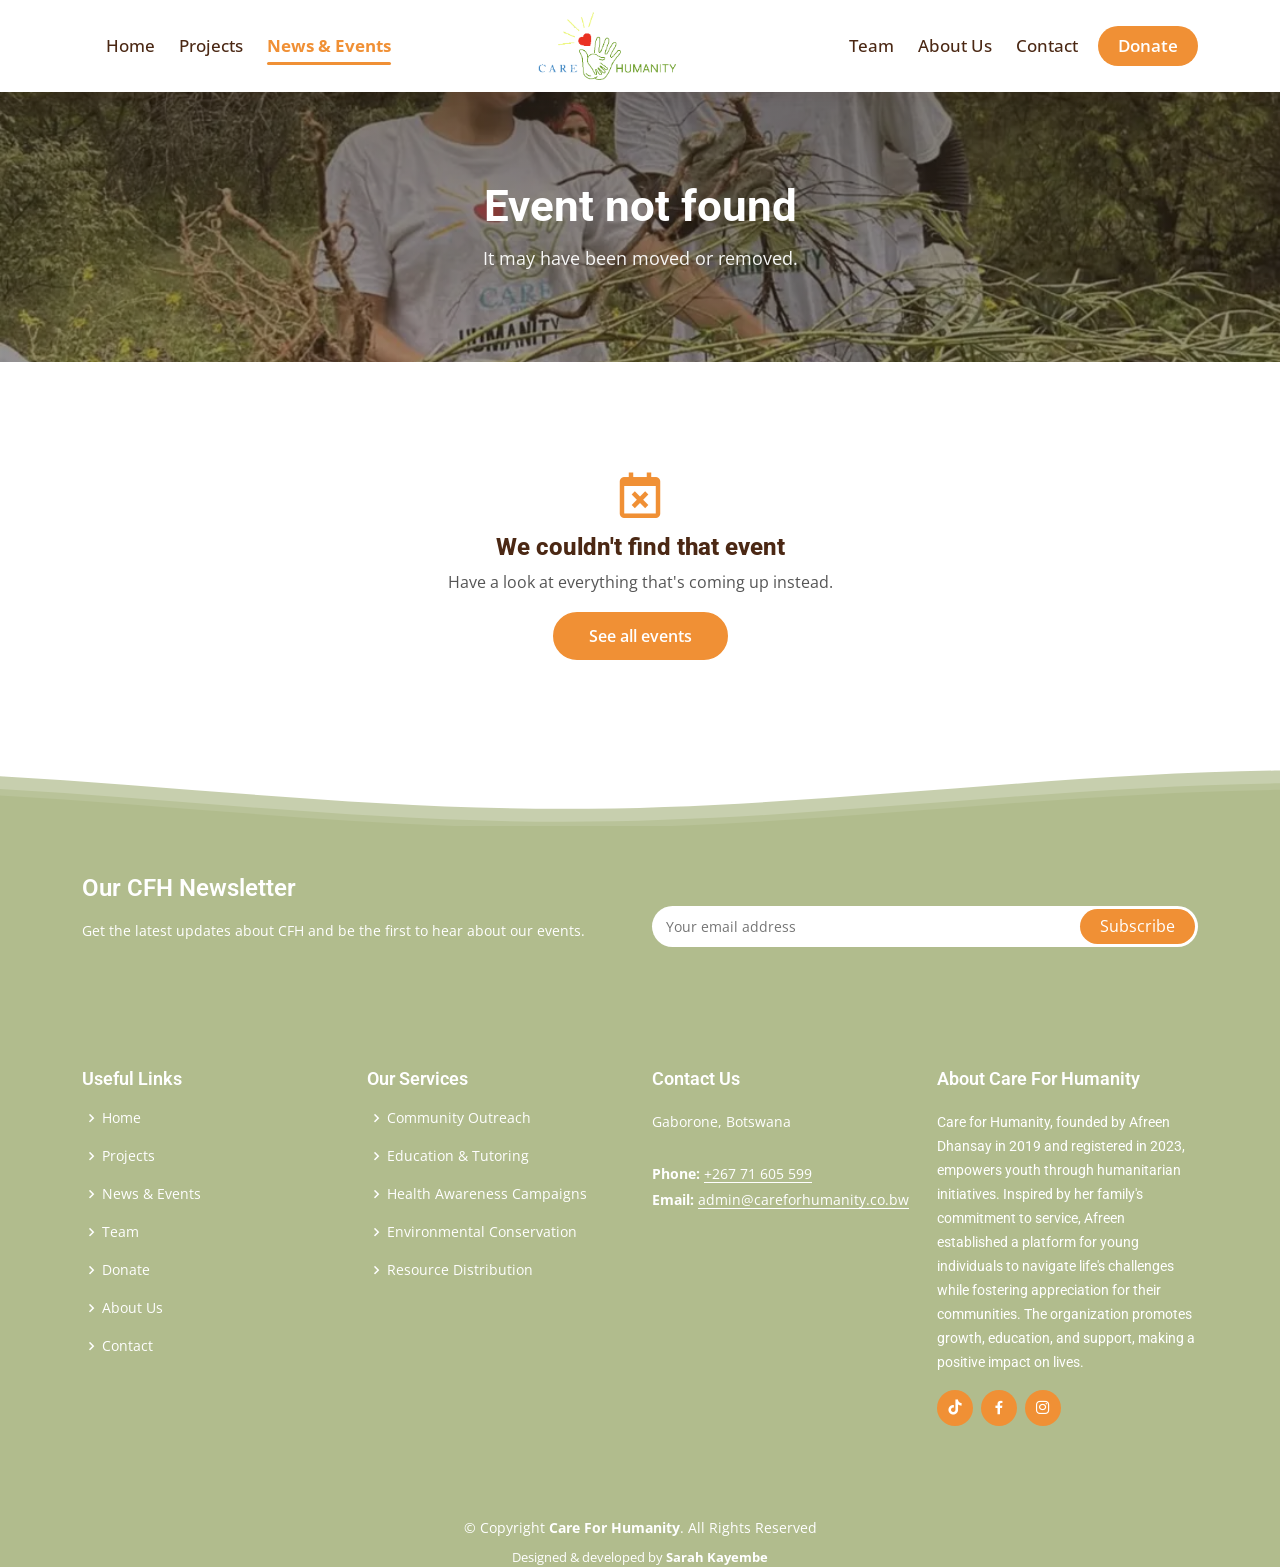
<file: event.html>
<!DOCTYPE html>
<html lang="en">

<head>
  <meta charset="utf-8">
  <meta content="width=device-width, initial-scale=1.0" name="viewport">

  <title>Event | Care For Humanity</title>
  <meta name="description" content="Event details from Care For Humanity in Botswana.">
  <meta name="keywords" content="Care For Humanity, CFH, charity, Botswana, Gaborone, youth, volunteering, donations">
  <meta property="og:title" content="Event | Care For Humanity">
  <meta property="og:description" content="Event details from Care For Humanity in Botswana.">
  <meta property="og:type" content="website">
  <meta name="theme-color" content="#B1BC8D">

  <!-- Favicons -->
  <link href="assets/img/favicon.png" rel="icon" type="image/png">
  <link href="assets/img/apple-touch-icon.png" rel="apple-touch-icon">

  <!-- Google Fonts -->
  <link rel="preconnect" href="https://fonts.googleapis.com">
  <link rel="preconnect" href="https://fonts.gstatic.com" crossorigin>
  <link href="https://fonts.googleapis.com/css2?family=Open+Sans:ital,wght@0,300;0,400;0,600;0,700;1,400&family=Roboto:wght@400;500;700&family=Noto+Serif+TC:wght@400;700&display=swap" rel="stylesheet">

  <!-- Vendor CSS Files -->
  <link href="assets/vendor/aos/aos.css" rel="stylesheet">
  <link href="assets/vendor/bootstrap/css/bootstrap.min.css" rel="stylesheet">
  <link href="assets/vendor/bootstrap-icons/bootstrap-icons.min.css" rel="stylesheet">
  <link href="assets/vendor/boxicons/css/boxicons.min.css" rel="stylesheet">
  <link href="assets/vendor/glightbox/css/glightbox.min.css" rel="stylesheet">

  <!-- Main CSS File -->
  <link href="assets/css/style.css" rel="stylesheet">

  <!-- =======================================================
  * Website Name: Care For Humanity
  * Updated: October 2026
  * Author: Sarah Kayembe
  ======================================================== -->
</head>

<body>

  <!-- ======= Header ======= -->
  <header id="header" class="fixed-top d-flex align-items-center header-transparent">
    <div class="container d-flex justify-content-between align-items-center">

      <!-- Left Navigation -->
      <nav id="navbar-left" class="navbar">
        <ul>
          <li><a href="index.html">Home</a></li>
          <li><a href="projects.html">Projects</a></li>
          <li><a href="news-and-events.html">News &amp; Events</a></li>
        </ul>
      </nav>

      <!-- Central Logo: full logo at the top, hand badge when scrolled and on phones -->
      <div class="logo">
        <a href="index.html" class="logo-link" aria-label="Care For Humanity home">
          <img src="assets/img/logo-wordmark.png" alt="Care For Humanity" class="logo-full" width="400" height="167">
          <span class="logo-badge"><img src="assets/img/logo-hand.png" alt="" width="174" height="189"></span>
        </a>
      </div>

      <!-- Right Navigation -->
      <nav id="navbar-right" class="navbar">
        <ul>
          <li><a href="team.html">Team</a></li>
          <li><a href="about.html">About Us</a></li>
          <li><a href="contact.html">Contact</a></li>
          <li class="nav-donate"><a href="donate.html">Donate</a></li>
        </ul>
      </nav>
      <i class="bi bi-list mobile-nav-toggle"></i>

    </div>
  </header><!-- End Header -->

    <section class="page-hero ev-detail-hero" id="ev-hero" style="background-image: url('assets/img/photos/volunteers-clearing-plants.webp');">
      <div class="container" data-aos="fade-up">
        <h1>Loading event…</h1>
        <p>&nbsp;</p>
      </div>
    </section>

  <main id="main">
    <section class="ev-detail">
      <div class="container" id="ev-root">
        <p class="text-center">Loading…</p>
      </div>
    </section>
  </main><!-- End #main -->

  <!-- ======= Footer ======= -->
  <footer id="footer" data-aos="fade-up" data-aos-easing="ease-in-out" data-aos-duration="500">

    <svg class="hero-waves" xmlns="http://www.w3.org/2000/svg" xmlns:xlink="http://www.w3.org/1999/xlink" viewBox="0 24 150 28 " preserveAspectRatio="none">
      <defs>
        <path id="wave-path" d="M-160 44c30 0 58-18 88-18s 58 18 88 18 58-18 88-18 58 18 88 18 v-44h-352z" />
      </defs>
      <g class="wave3">
        <use xlink:href="#wave-path" x="50" y="0" fill="#fff" />
      </g>
      <g class="wave1">
        <use xlink:href="#wave-path" x="50" y="9" fill="rgba(255,255,255, .1)" />
      </g>
      <g class="wave2">
        <use xlink:href="#wave-path" x="50" y="6" fill="rgba(255,255,255, .2)" />
      </g>
    </svg>

    <div class="footer-newsletter">
      <div class="container">
        <div class="row">
          <div class="col-lg-6">
            <h4>Our CFH Newsletter</h4>
            <p>Get the latest updates about CFH and be the first to hear about our events.</p>
          </div>
          <div class="col-lg-6">
            <form action="#" method="post">
              <input type="email" name="email" placeholder="Your email address" aria-label="Your email address" required><input type="submit" value="Subscribe">
            </form>
          </div>
        </div>
      </div>
    </div>

    <div class="footer-top">
      <div class="container">
        <div class="row">

          <div class="col-lg-3 col-md-6 footer-links">
            <h4>Useful Links</h4>
            <ul>
              <li><i class="bx bx-chevron-right"></i> <a href="index.html">Home</a></li>
              <li><i class="bx bx-chevron-right"></i> <a href="projects.html">Projects</a></li>
              <li><i class="bx bx-chevron-right"></i> <a href="news-and-events.html">News &amp; Events</a></li>
              <li><i class="bx bx-chevron-right"></i> <a href="team.html">Team</a></li>
              <li><i class="bx bx-chevron-right"></i> <a href="donate.html">Donate</a></li>
              <li><i class="bx bx-chevron-right"></i> <a href="about.html">About Us</a></li>
              <li><i class="bx bx-chevron-right"></i> <a href="contact.html">Contact</a></li>
            </ul>
          </div>

          <div class="col-lg-3 col-md-6 footer-links">
            <h4>Our Services</h4>
            <ul>
              <li><i class="bx bx-chevron-right"></i> <a href="projects.html#communities">Community Outreach</a></li>
              <li><i class="bx bx-chevron-right"></i> <a href="projects.html#students">Education &amp; Tutoring</a></li>
              <li><i class="bx bx-chevron-right"></i> <a href="projects.html#health">Health Awareness Campaigns</a></li>
              <li><i class="bx bx-chevron-right"></i> <a href="projects.html#wildlife">Environmental Conservation</a></li>
              <li><i class="bx bx-chevron-right"></i> <a href="projects.html#food-relief">Resource Distribution</a></li>
            </ul>
          </div>

          <div class="col-lg-3 col-md-6 footer-contact">
            <h4>Contact Us</h4>
            <p>
              Gaborone, Botswana<br><br>
              <strong>Phone:</strong> <a href="tel:+26771605599">+267 71 605 599</a><br>
              <strong>Email:</strong> <a href="mailto:admin@careforhumanity.co.bw">admin@careforhumanity.co.bw</a><br>
            </p>
          </div>

          <div class="col-lg-3 col-md-6 footer-info">
            <h3>About Care For Humanity</h3>
            <p>Care for Humanity, founded by Afreen Dhansay in 2019 and registered in 2023, empowers youth through humanitarian initiatives. Inspired by her family's commitment to service, Afreen established a platform for young individuals to navigate life's challenges while fostering appreciation for their communities. The organization promotes growth, education, and support, making a positive impact on lives.</p>
            <div class="social-links mt-3">
              <a href="https://www.tiktok.com/@care4humanity_" class="tiktok" target="_blank" rel="noopener" aria-label="TikTok"><i class="bx bxl-tiktok"></i></a>
              <a href="https://www.facebook.com/Care4humanitybw/" class="facebook" target="_blank" rel="noopener" aria-label="Facebook"><i class="bx bxl-facebook"></i></a>
              <a href="https://www.instagram.com/care4humanity_/" class="instagram" target="_blank" rel="noopener" aria-label="Instagram"><i class="bx bxl-instagram"></i></a>
            </div>
          </div>

        </div>
      </div>
    </div>

    <div class="container">
      <div class="copyright">
        &copy; Copyright <strong><span>Care For Humanity</span></strong>. All Rights Reserved
      </div>
      <div class="credits">
        Designed &amp; developed by <strong><span>Sarah Kayembe</span></strong>
      </div>
    </div>
  </footer><!-- End Footer -->

  <a href="#" class="back-to-top d-flex align-items-center justify-content-center" aria-label="Back to top"><i class="bi bi-arrow-up-short"></i></a>

  <!-- Vendor JS Files -->
  <script src="assets/vendor/aos/aos.js"></script>
  <script src="assets/vendor/bootstrap/js/bootstrap.bundle.min.js"></script>
  <script src="assets/vendor/glightbox/js/glightbox.min.js"></script>
  <script src="assets/js/events-data.js"></script>
  <script src="assets/js/events-core.js"></script>
  <script src="assets/js/event-detail.js"></script>

  <!-- Main JS File -->
  <script src="assets/js/main.js"></script>

</body>

</html>
</file>
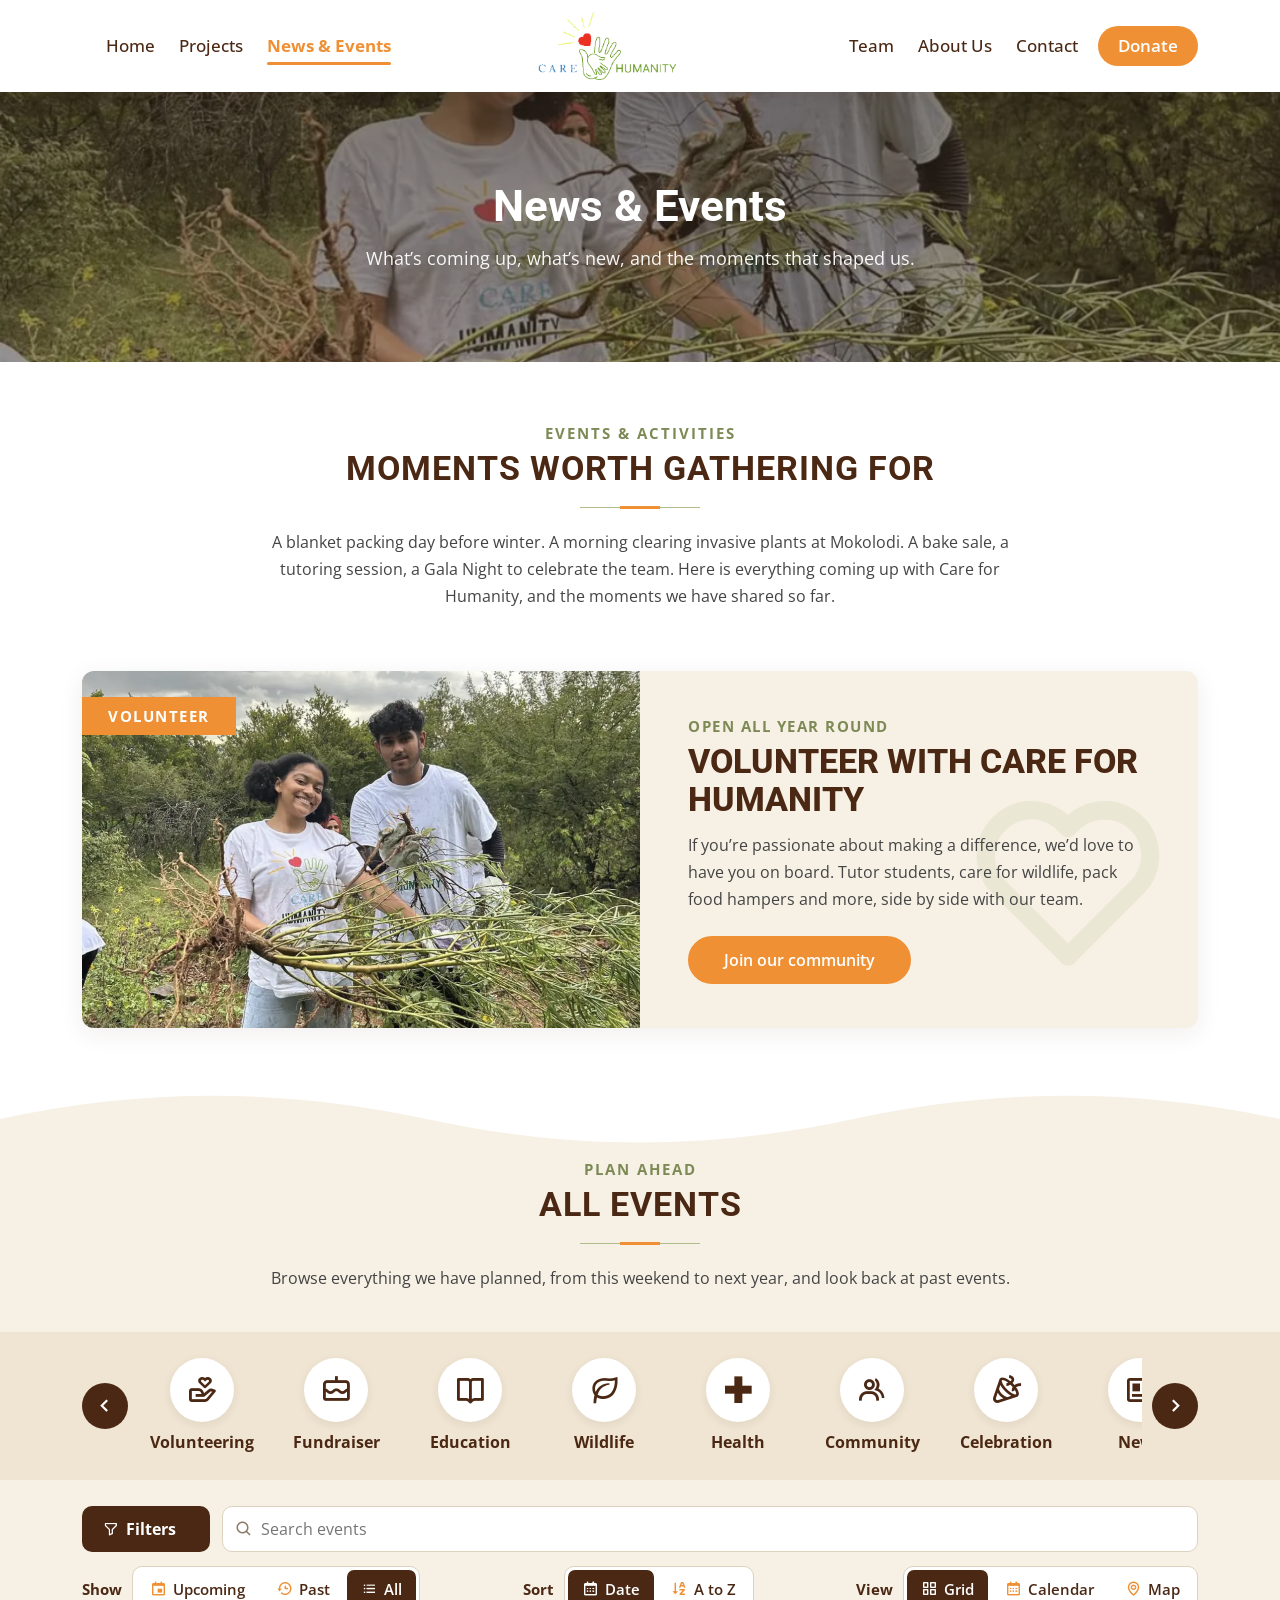
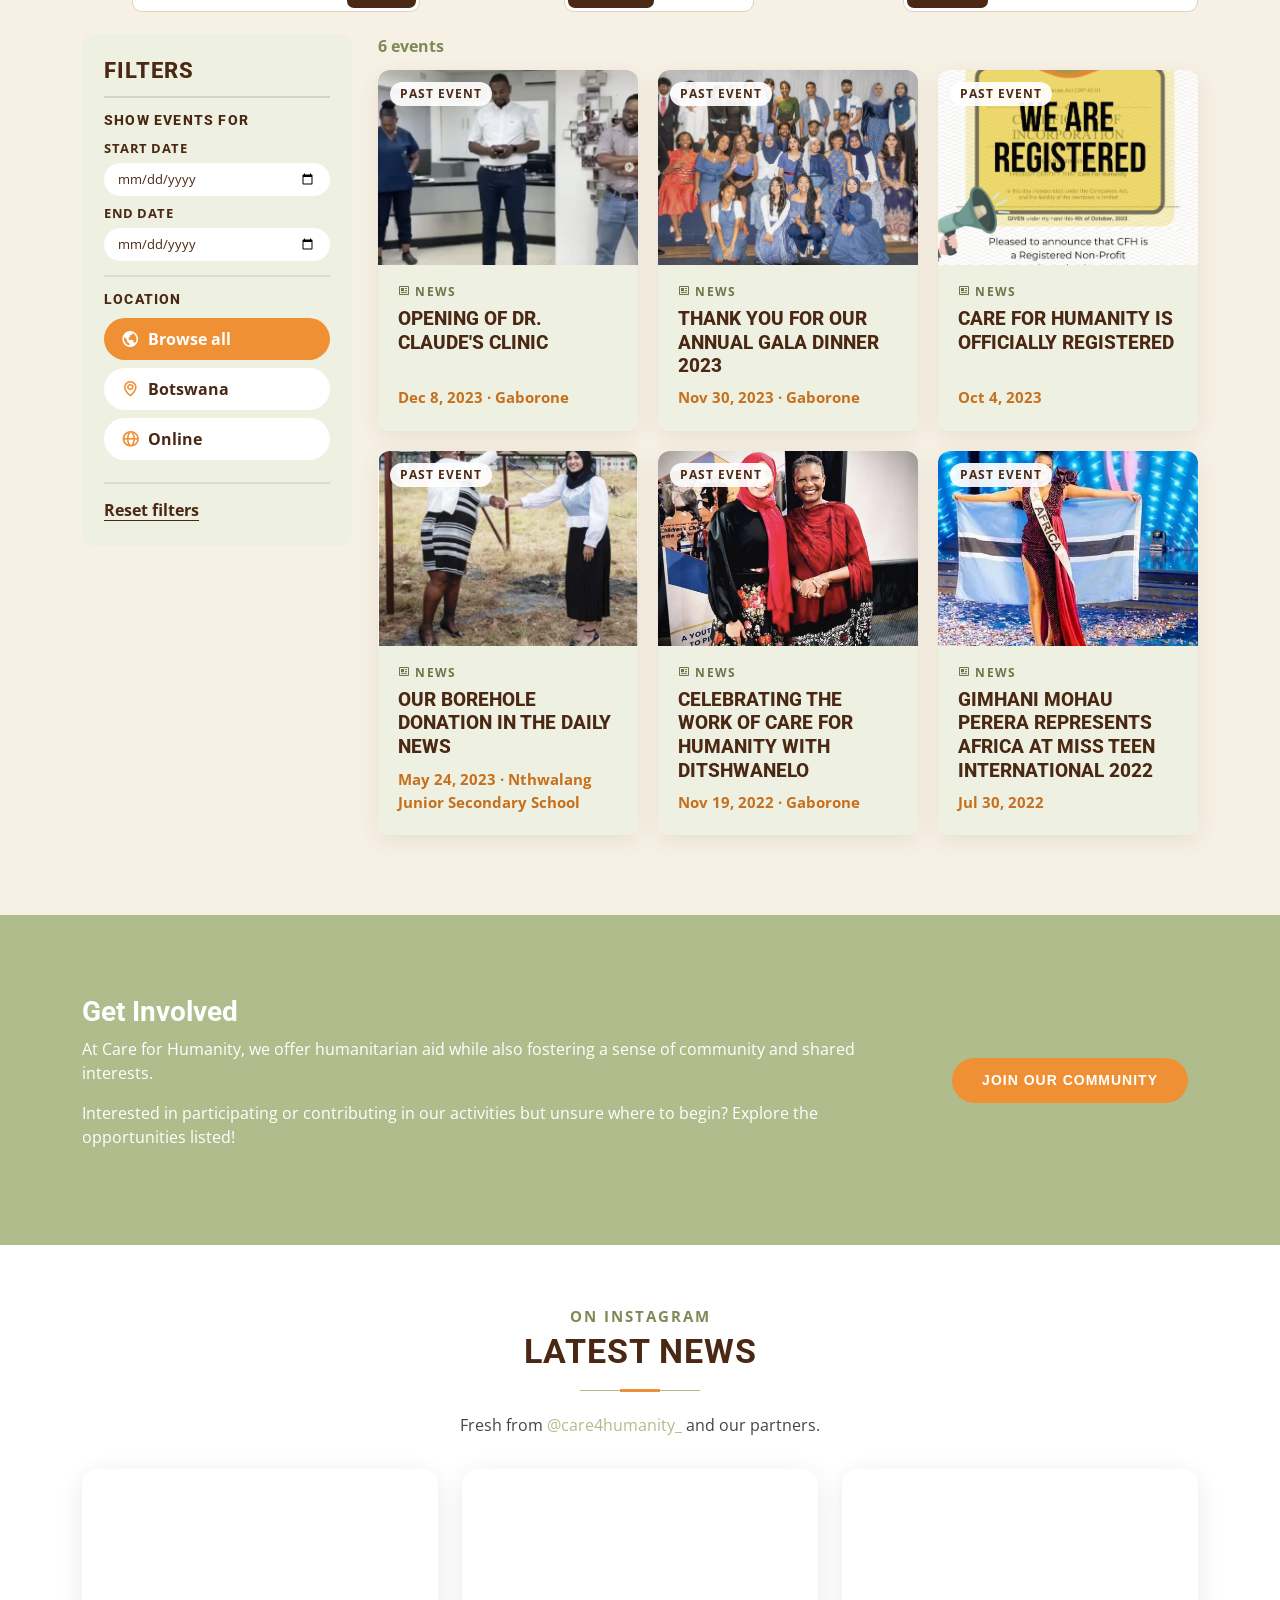
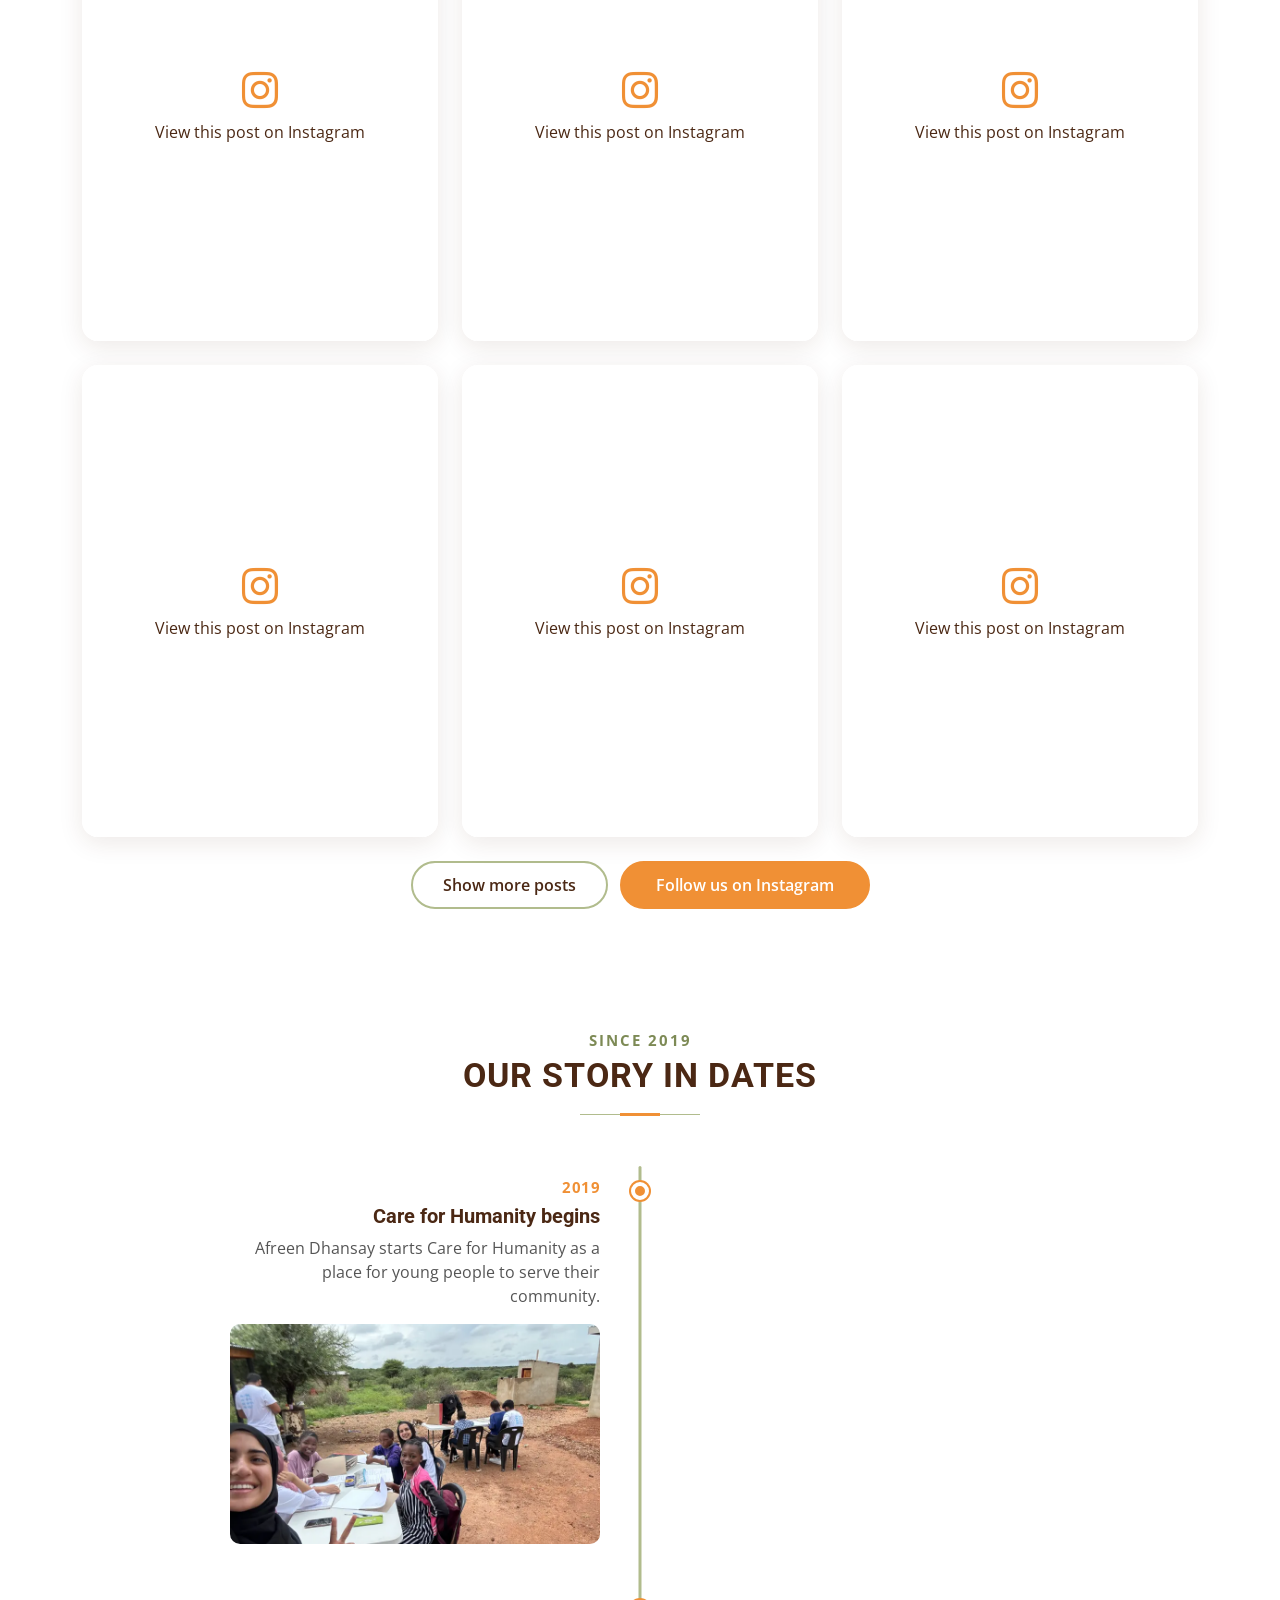
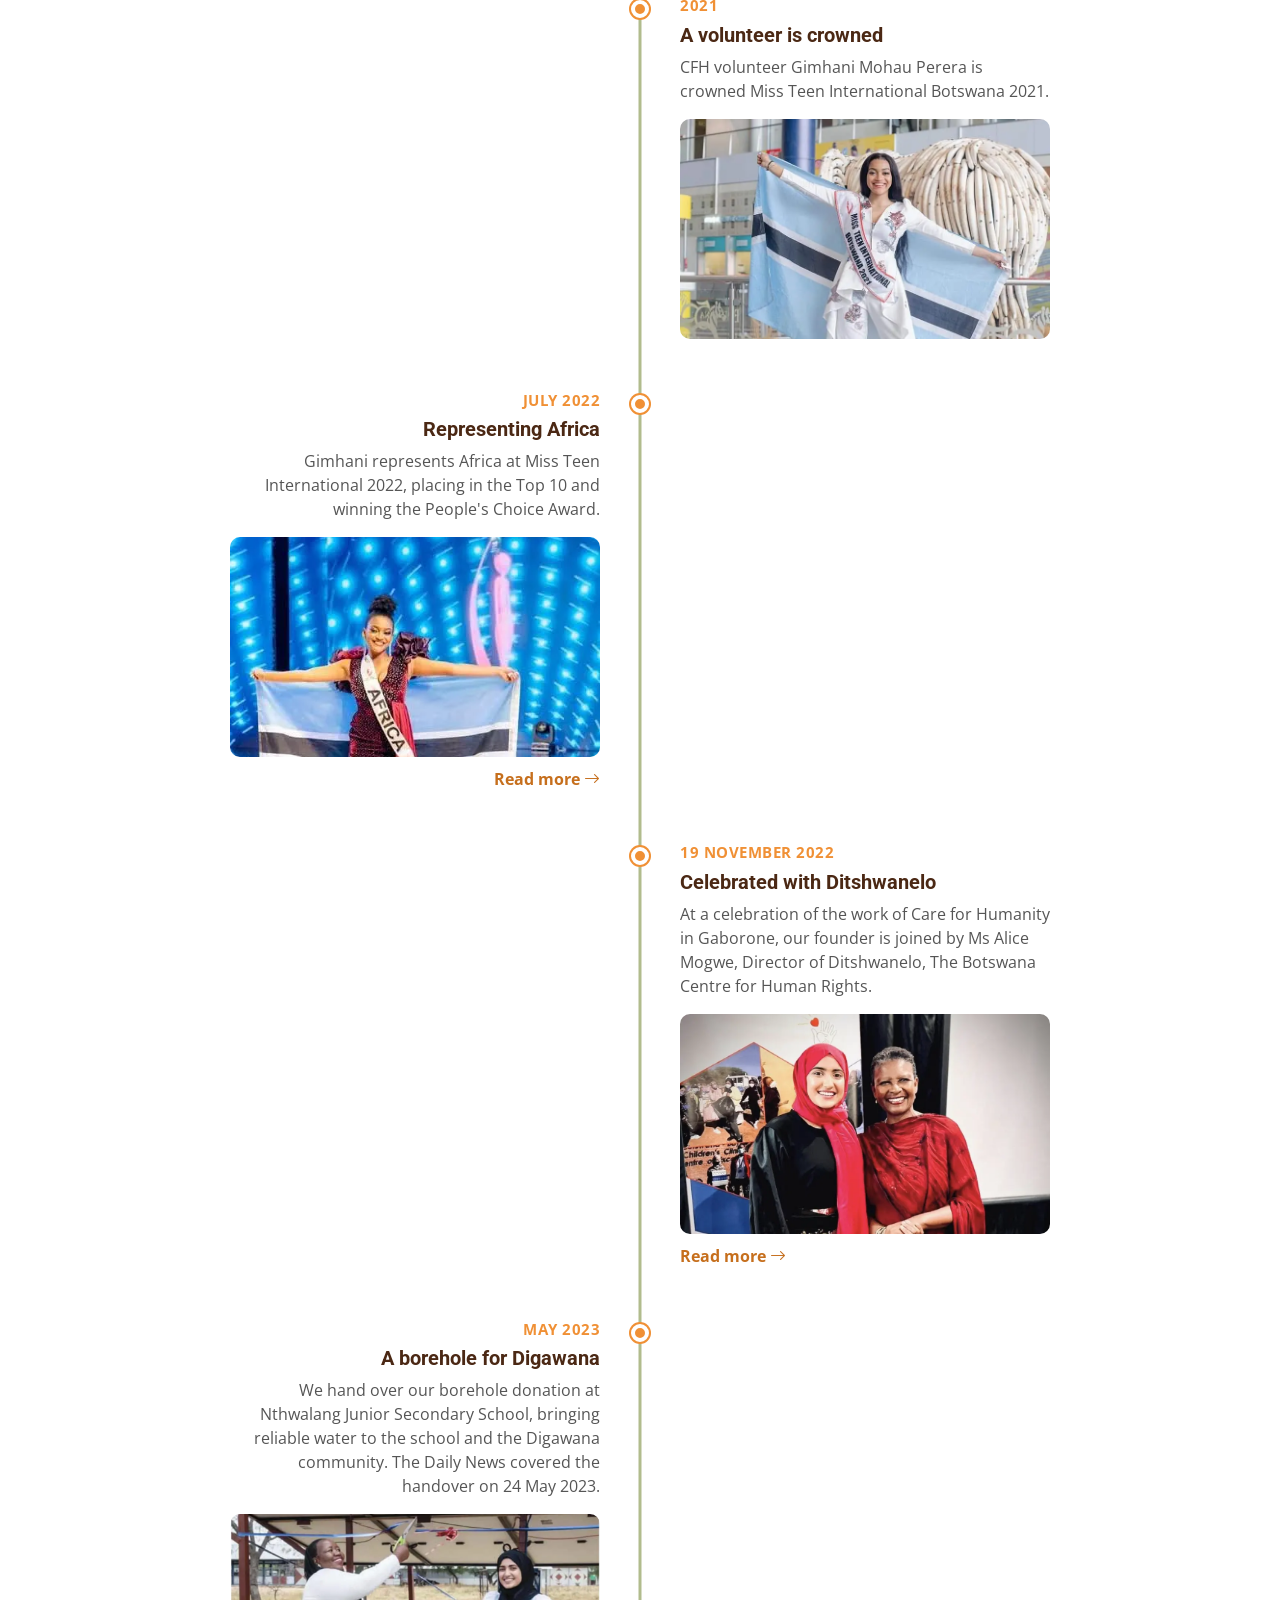
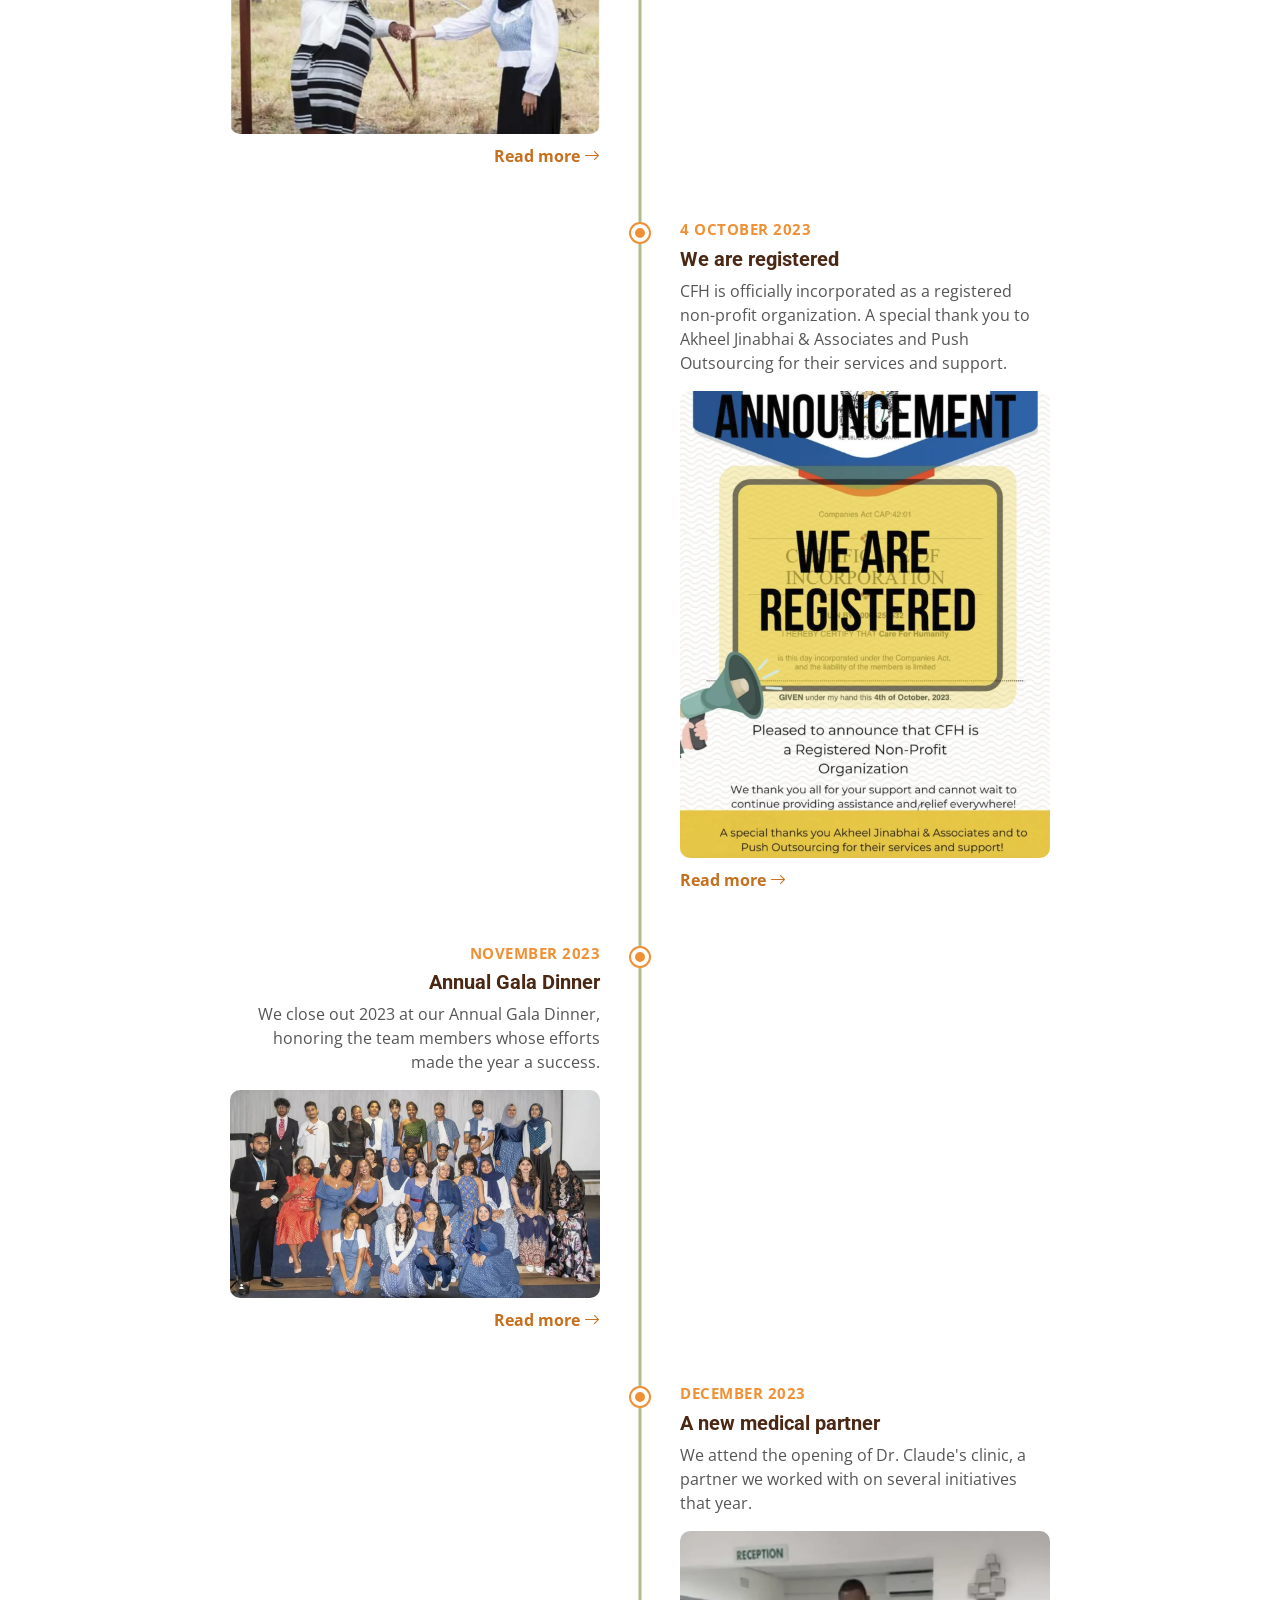
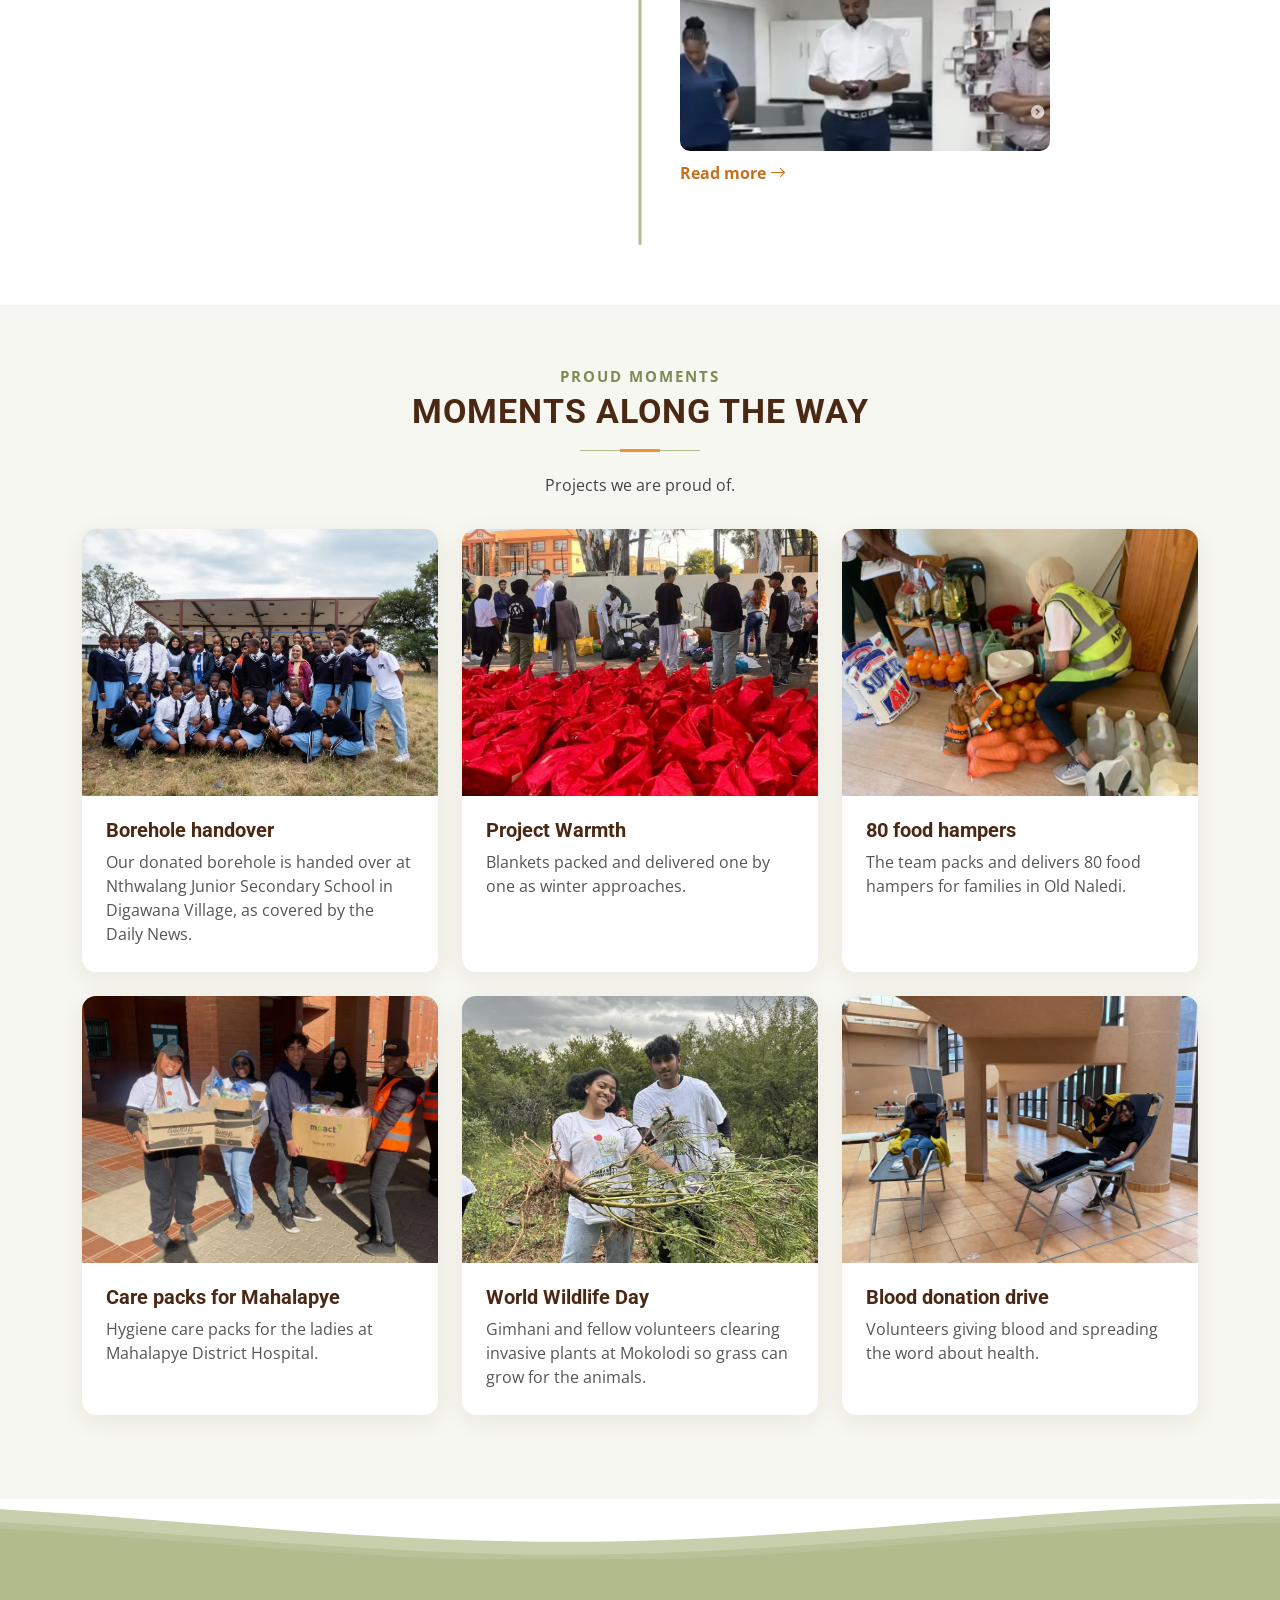
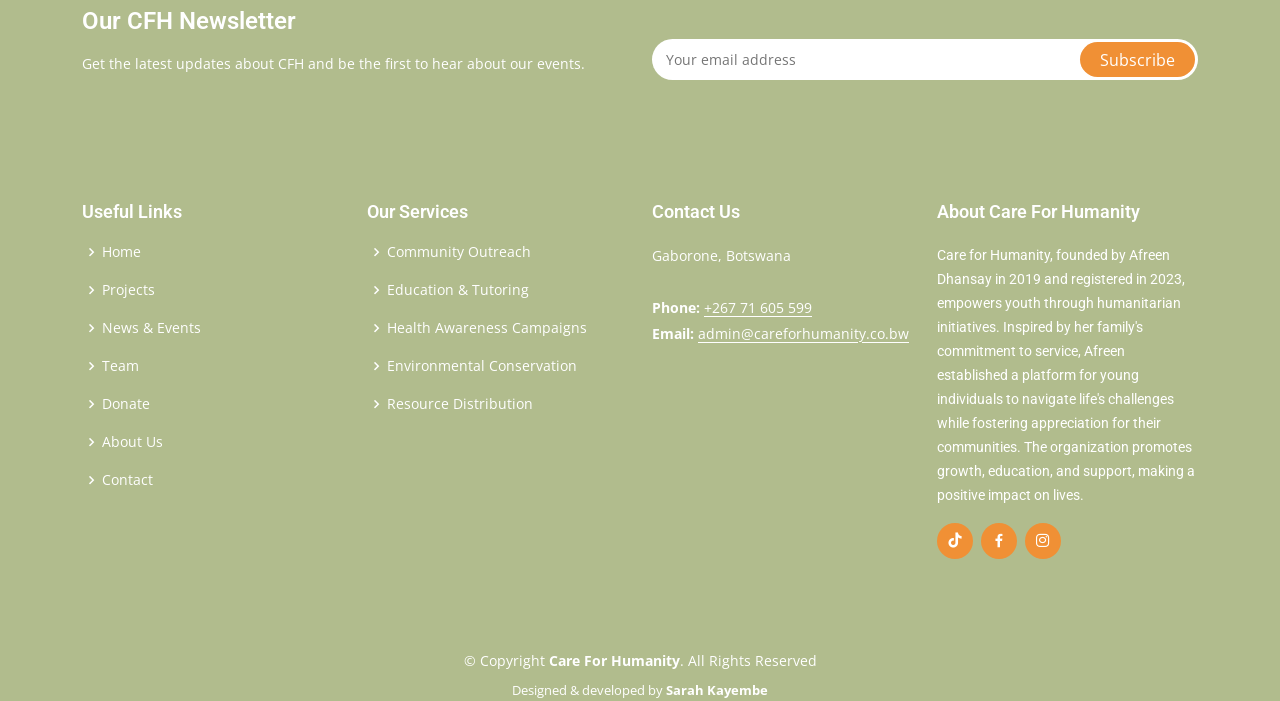
<file: news-and-events.html>
<!DOCTYPE html>
<html lang="en">

<head>
  <meta charset="utf-8">
  <meta content="width=device-width, initial-scale=1.0" name="viewport">

  <title>News & Events | Care For Humanity</title>
  <meta name="description" content="Upcoming events, news and key dates for Care For Humanity in Botswana: search, filter and add events to your calendar.">
  <meta name="keywords" content="Care For Humanity, CFH, charity, Botswana, Gaborone, youth, volunteering, donations">
  <meta property="og:title" content="News & Events | Care For Humanity">
  <meta property="og:description" content="Upcoming events, news and key dates for Care For Humanity in Botswana: search, filter and add events to your calendar.">
  <meta property="og:type" content="website">
  <meta name="theme-color" content="#B1BC8D">

  <!-- Favicons -->
  <link href="assets/img/favicon.png" rel="icon" type="image/png">
  <link href="assets/img/apple-touch-icon.png" rel="apple-touch-icon">

  <!-- Google Fonts -->
  <link rel="preconnect" href="https://fonts.googleapis.com">
  <link rel="preconnect" href="https://fonts.gstatic.com" crossorigin>
  <link href="https://fonts.googleapis.com/css2?family=Open+Sans:ital,wght@0,300;0,400;0,600;0,700;1,400&family=Roboto:wght@400;500;700&family=Noto+Serif+TC:wght@400;700&display=swap" rel="stylesheet">

  <!-- Vendor CSS Files -->
  <link href="assets/vendor/aos/aos.css" rel="stylesheet">
  <link href="assets/vendor/bootstrap/css/bootstrap.min.css" rel="stylesheet">
  <link href="assets/vendor/bootstrap-icons/bootstrap-icons.min.css" rel="stylesheet">
  <link href="assets/vendor/boxicons/css/boxicons.min.css" rel="stylesheet">

  <!-- Main CSS File -->
  <link href="assets/css/style.css" rel="stylesheet">

  <!-- =======================================================
  * Website Name: Care For Humanity
  * Updated: October 2026
  * Author: Sarah Kayembe
  ======================================================== -->
</head>

<body>

  <!-- ======= Header ======= -->
  <header id="header" class="fixed-top d-flex align-items-center header-transparent">
    <div class="container d-flex justify-content-between align-items-center">

      <!-- Left Navigation -->
      <nav id="navbar-left" class="navbar">
        <ul>
          <li><a href="index.html">Home</a></li>
          <li><a href="projects.html">Projects</a></li>
          <li><a href="news-and-events.html">News &amp; Events</a></li>
        </ul>
      </nav>

      <!-- Central Logo: full logo at the top, hand badge when scrolled and on phones -->
      <div class="logo">
        <a href="index.html" class="logo-link" aria-label="Care For Humanity home">
          <img src="assets/img/logo-wordmark.png" alt="Care For Humanity" class="logo-full" width="400" height="167">
          <span class="logo-badge"><img src="assets/img/logo-hand.png" alt="" width="174" height="189"></span>
        </a>
      </div>

      <!-- Right Navigation -->
      <nav id="navbar-right" class="navbar">
        <ul>
          <li><a href="team.html">Team</a></li>
          <li><a href="about.html">About Us</a></li>
          <li><a href="contact.html">Contact</a></li>
          <li class="nav-donate"><a href="donate.html">Donate</a></li>
        </ul>
      </nav>
      <i class="bi bi-list mobile-nav-toggle"></i>

    </div>
  </header><!-- End Header -->

    <section class="page-hero" style="background-image: url('assets/img/photos/volunteers-clearing-plants.webp');">
      <div class="container" data-aos="fade-up">
        <h1>News &amp; Events</h1>
        <p>What’s coming up, what’s new, and the moments that shaped us.</p>
      </div>
    </section>

  <main id="main">

    <section class="ev-intro">
      <div class="container">
        <div class="section-title kicker-title" data-aos="fade-up">
          <span class="kicker">Events &amp; activities</span>
          <h2>Moments Worth Gathering For</h2>
          <p>A blanket packing day before winter. A morning clearing invasive plants at Mokolodi. A bake sale, a tutoring session, a Gala Night to celebrate the team. Here is everything coming up with Care for Humanity, and the moments we have shared so far.</p>
        </div>
        <div id="ev-spotlight" class="ev-spotlight" data-aos="fade-up"></div>
      </div>
    </section>

    <section id="ev-featured" class="pt-0">
      <div class="container">
        <div class="section-title kicker-title" data-aos="fade-up">
          <span class="kicker">Dive right in</span>
          <h2>Featured Events</h2>
          <p>Our next chances to get involved. <strong>Dates and times can change, so check back or follow us on Instagram before you go.</strong></p>
        </div>
        <div id="ev-featured-grid" class="row"></div>
      </div>
    </section>

    <section id="all-events" class="ev-all">
      <svg class="ev-wave" viewBox="0 0 1440 90" preserveAspectRatio="none" aria-hidden="true"><path d="M0,40 C160,0 320,0 480,40 C640,80 800,80 960,40 C1120,0 1280,0 1440,40 L1440,90 L0,90 Z"/></svg>
      <div class="container">
        <div class="section-title kicker-title" data-aos="fade-up">
          <span class="kicker">Plan ahead</span>
          <h2>All Events</h2>
          <p>Browse everything we have planned, from this weekend to next year, and look back at past events.</p>
        </div>
      </div>
      <div class="ev-cats-band">
        <div class="container ev-cats-wrap">
          <button type="button" id="ev-cats-prev" class="ev-cats-arrow" aria-label="Scroll categories left"><i class="bx bx-chevron-left"></i></button>
          <div id="ev-cats" class="ev-cats" role="group" aria-label="Filter by category"></div>
          <button type="button" id="ev-cats-next" class="ev-cats-arrow" aria-label="Scroll categories right"><i class="bx bx-chevron-right"></i></button>
        </div>
      </div>
      <div class="container">
        <div class="ev-toolbar">
          <div class="tb-row">
            <button type="button" id="ev-filter-toggle" class="tb-filter" aria-expanded="true"><i class="bx bx-filter-alt"></i> Filters</button>
            <label class="ev-searchbox"><i class="bx bx-search"></i><input id="ev-search" type="search" placeholder="Search events" aria-label="Search events"></label>
          </div>
          <div class="tb-row tb-controls">
            <div class="tb-group">
              <span class="tb-label">Show</span>
              <div class="seg" role="group" aria-label="Show">
                <button type="button" class="seg-btn" data-period="upcoming"><i class="bx bx-calendar-event"></i> Upcoming</button>
                <button type="button" class="seg-btn" data-period="past"><i class="bx bx-history"></i> Past</button>
                <button type="button" class="seg-btn" data-period="all"><i class="bx bx-list-ul"></i> All</button>
              </div>
            </div>
            <div class="tb-group">
              <span class="tb-label">Sort</span>
              <div class="seg" role="group" aria-label="Sort">
                <button type="button" class="seg-btn" data-sort="date"><i class="bx bx-calendar"></i> Date</button>
                <button type="button" class="seg-btn" data-sort="title"><i class="bx bx-sort-a-z"></i> A to Z</button>
              </div>
            </div>
            <div class="tb-group">
              <span class="tb-label">View</span>
              <div class="seg" role="group" aria-label="View">
                <button type="button" class="seg-btn" data-view="grid"><i class="bx bx-grid-alt"></i> Grid</button>
                <button type="button" class="seg-btn" data-view="calendar"><i class="bx bx-calendar"></i> Calendar</button>
                <button type="button" class="seg-btn" data-view="map"><i class="bx bx-map"></i> Map</button>
              </div>
            </div>
          </div>
        </div>

        <div class="ev-layout">
          <aside class="ev-filters" aria-label="Filters">
            <h3>Filters</h3>
            <div class="f-block">
              <h4>Show events for</h4>
              <div class="f-dates">
                <label><span>Start date</span><input type="date" id="ev-start"></label>
                <label><span>End date</span><input type="date" id="ev-end"></label>
              </div>
            </div>
            <div class="f-block">
              <h4>Location</h4>
              <div id="ev-locations"></div>
            </div>
            <button type="button" id="ev-reset" class="f-reset">Reset filters</button>
          </aside>
          <div class="ev-results">
            <p id="ev-count" class="ev-count" aria-live="polite"></p>
            <div id="ev-grid"></div>
            <div class="text-center"><button type="button" id="ev-more" class="btn-outline-sage mt-3" hidden>Load more events</button></div>
            <div id="ev-cal" class="ev-bigcal" hidden></div>
            <div id="ev-map" class="ev-mapview" hidden></div>
          </div>
        </div>
      </div>
    </section>

    <!-- ======= Cta Section ======= -->
    <section id="cta" class="cta">
      <div class="container">

        <div class="row" data-aos="zoom-out">
          <div class="col-lg-9 text-center text-lg-start">
            <h3>Get Involved</h3>
            <p> At Care for Humanity, we offer humanitarian aid while also fostering a sense of community and shared interests. </p>
            <p> Interested in participating or contributing in our activities but unsure where to begin? Explore the opportunities listed!</p>
          </div>
          <div class="col-lg-3 cta-btn-container text-center">
            <a class="cta-btn align-middle" href="contact.html?topic=Volunteer">Join our community</a>
          </div>
        </div>

      </div>
    </section><!-- End Cta Section -->

    <section id="instagram">
      <div class="container">
        <div class="section-title kicker-title" data-aos="fade-up">
          <span class="kicker">On Instagram</span>
          <h2>Latest News</h2>
          <p>Fresh from <a href="https://www.instagram.com/care4humanity_/" target="_blank" rel="noopener">@care4humanity_</a> and our partners.</p>
        </div>
        <!--
          To add an Instagram post, paste its link at the START of this list (newest first),
          separated by commas. The first 6 show straight away; the rest appear with "Show more posts".
        -->
        <div class="ig-feed" data-show="6" data-posts="https://www.instagram.com/reel/DasZyGbsGHQ/, https://www.instagram.com/p/DTm8zD1DAnA/, https://www.instagram.com/p/DO5iiS_DDqy/, https://www.instagram.com/p/DO5ibeljDK8/, https://www.instagram.com/p/DKZrXCKM23k/, https://www.instagram.com/p/DKZqxhHMat4/, https://www.instagram.com/p/DARTZcjs5al/, https://www.instagram.com/p/C_QQlznskhX/, https://www.instagram.com/p/C_FglIEsNon/, https://www.instagram.com/reel/C_Ff922Mu_H/"></div>
        <div class="text-center mt-4">
          <button type="button" class="btn-outline-sage ig-more" hidden>Show more posts</button>
          <a href="https://www.instagram.com/care4humanity_/" target="_blank" rel="noopener" class="btn-orange d-inline-block ms-2">Follow us on Instagram</a>
        </div>
      </div>
    </section>

    <section>
      <div class="container">
        <div class="section-title kicker-title" data-aos="fade-up">
          <span class="kicker">Since 2019</span>
          <h2>Our Story in Dates</h2>
        </div>
        <div class="timeline">
        <div class="tl-item" data-aos="fade-up">
          <div class="tl-date">2019</div>
          <h4>Care for Humanity begins</h4>
          <p>Afreen Dhansay starts Care for Humanity as a place for young people to serve their community.</p>
          <img src="assets/img/photos/../gallery/student2.webp" class="img-fluid" alt="CFH Founder and students gathered for tuition" loading="lazy">
          <div class="ig-slot" data-ig=""></div>
        </div>
        <div class="tl-item" data-aos="fade-up">
          <div class="tl-date">2021</div>
          <h4>A volunteer is crowned</h4>
          <p>CFH volunteer Gimhani Mohau Perera is crowned Miss Teen International Botswana 2021.</p>
          <img src="assets/img/photos/gimhani-airport.webp" class="img-fluid" alt="Gimhani Mohau Perera with the flag of Botswana at the airport" loading="lazy">
          <div class="ig-slot" data-ig=""></div>
        </div>
        <div class="tl-item" data-aos="fade-up">
          <div class="tl-date">July 2022</div>
          <h4>Representing Africa</h4>
          <p>Gimhani represents Africa at Miss Teen International 2022, placing in the Top 10 and winning the People's Choice Award.</p>
          <img src="assets/img/photos/gimhani-africa-stage.webp" class="img-fluid" alt="Gimhani on stage with the flag of Botswana and an Africa sash" loading="lazy">
          <a class="tl-more" href="event.html?id=gimhani-mohau-perera-represents-africa-at-miss-teen-international-2022-20220730">Read more <i class="bi bi-arrow-right"></i></a>
          <div class="ig-slot" data-ig=""></div>
        </div>
        <div class="tl-item" data-aos="fade-up">
          <div class="tl-date">19 November 2022</div>
          <h4>Celebrated with Ditshwanelo</h4>
          <p>At a celebration of the work of Care for Humanity in Gaborone, our founder is joined by Ms Alice Mogwe, Director of Ditshwanelo, The Botswana Centre for Human Rights.</p>
          <img src="assets/img/photos/founder-ditshwanelo-2022.webp" class="img-fluid" alt="Afreen Dhansay with Alice Mogwe" loading="lazy">
          <a class="tl-more" href="event.html?id=celebrating-the-work-of-care-for-humanity-with-ditshwanelo-20221119">Read more <i class="bi bi-arrow-right"></i></a>
          <div class="ig-slot" data-ig=""></div>
        </div>
        <div class="tl-item" data-aos="fade-up">
          <div class="tl-date">May 2023</div>
          <h4>A borehole for Digawana</h4>
          <p>We hand over our borehole donation at Nthwalang Junior Secondary School, bringing reliable water to the school and the Digawana community. The Daily News covered the handover on 24 May 2023.</p>
          <img src="assets/img/photos/daily-news-borehole-2023.webp" class="img-fluid" alt="Daily News photo of the borehole handover" loading="lazy">
          <a class="tl-more" href="event.html?id=our-borehole-donation-in-the-daily-news-20230524">Read more <i class="bi bi-arrow-right"></i></a>
          <div class="ig-slot" data-ig=""></div>
        </div>
        <div class="tl-item" data-aos="fade-up">
          <div class="tl-date">4 October 2023</div>
          <h4>We are registered</h4>
          <p>CFH is officially incorporated as a registered non-profit organization. A special thank you to Akheel Jinabhai &amp; Associates and Push Outsourcing for their services and support.</p>
          <img src="assets/img/photos/registration-announcement.webp" class="img-fluid" alt="Announcement that Care For Humanity is a registered non-profit" loading="lazy">
          <a class="tl-more" href="event.html?id=care-for-humanity-is-officially-registered-20231004">Read more <i class="bi bi-arrow-right"></i></a>
          <div class="ig-slot" data-ig=""></div>
        </div>
        <div class="tl-item" data-aos="fade-up">
          <div class="tl-date">November 2023</div>
          <h4>Annual Gala Dinner</h4>
          <p>We close out 2023 at our Annual Gala Dinner, honoring the team members whose efforts made the year a success.</p>
          <img src="assets/img/photos/gala-2023-team.webp" class="img-fluid" alt="The team at the Annual Gala Dinner 2023" loading="lazy">
          <a class="tl-more" href="event.html?id=thank-you-for-our-annual-gala-dinner-2023-20231130">Read more <i class="bi bi-arrow-right"></i></a>
          <div class="ig-slot" data-ig=""></div>
        </div>
        <div class="tl-item" data-aos="fade-up">
          <div class="tl-date">December 2023</div>
          <h4>A new medical partner</h4>
          <p>We attend the opening of Dr. Claude's clinic, a partner we worked with on several initiatives that year.</p>
          <img src="assets/img/photos/clinic-opening-2023.webp" class="img-fluid" alt="At the opening of Dr. Claude's clinic" loading="lazy">
          <a class="tl-more" href="event.html?id=opening-of-dr-claude-s-clinic-20231208">Read more <i class="bi bi-arrow-right"></i></a>
          <div class="ig-slot" data-ig=""></div>
        </div>
        </div>
      </div>
    </section>

    <section class="soft-bg">
      <div class="container">
        <div class="section-title kicker-title" data-aos="fade-up">
          <span class="kicker">Proud moments</span>
          <h2>Moments Along the Way</h2>
          <p>Projects we are proud of.</p>
        </div>
        <div class="row">
          <div class="col-md-6 col-lg-4 mb-4" data-aos="fade-up">
            <div class="group-card">
              <img src="assets/img/photos/borehole-ceremony.webp" class="img-fluid" alt="Borehole handover ceremony" loading="lazy">
              <div class="body">
                <h4>Borehole handover</h4>
                <p>Our donated borehole is handed over at Nthwalang Junior Secondary School in Digawana Village, as covered by the Daily News.</p>
                <div class="ig-slot" data-ig=""></div>
              </div>
            </div>
          </div>
          <div class="col-md-6 col-lg-4 mb-4" data-aos="fade-up">
            <div class="group-card">
              <img src="assets/img/photos/project-warmth.webp" class="img-fluid" alt="Blankets packed in red bags" loading="lazy">
              <div class="body">
                <h4>Project Warmth</h4>
                <p>Blankets packed and delivered one by one as winter approaches.</p>
                <div class="ig-slot" data-ig=""></div>
              </div>
            </div>
          </div>
          <div class="col-md-6 col-lg-4 mb-4" data-aos="fade-up">
            <div class="group-card">
              <img src="assets/img/photos/../gallery/com1.webp" class="img-fluid" alt="Team packing food hampers" loading="lazy">
              <div class="body">
                <h4>80 food hampers</h4>
                <p>The team packs and delivers 80 food hampers for families in Old Naledi.</p>
                <div class="ig-slot" data-ig=""></div>
              </div>
            </div>
          </div>
          <div class="col-md-6 col-lg-4 mb-4" data-aos="fade-up">
            <div class="group-card">
              <img src="assets/img/photos/../gallery/com4.webp" class="img-fluid" alt="Volunteers carrying hygiene care packs" loading="lazy">
              <div class="body">
                <h4>Care packs for Mahalapye</h4>
                <p>Hygiene care packs for the ladies at Mahalapye District Hospital.</p>
                <div class="ig-slot" data-ig=""></div>
              </div>
            </div>
          </div>
          <div class="col-md-6 col-lg-4 mb-4" data-aos="fade-up">
            <div class="group-card">
              <img src="assets/img/photos/volunteers-clearing-plants.webp" class="img-fluid" alt="Two volunteers pulling out invasive plants" loading="lazy">
              <div class="body">
                <h4>World Wildlife Day</h4>
                <p>Gimhani and fellow volunteers clearing invasive plants at Mokolodi so grass can grow for the animals.</p>
                <div class="ig-slot" data-ig=""></div>
              </div>
            </div>
          </div>
          <div class="col-md-6 col-lg-4 mb-4" data-aos="fade-up">
            <div class="group-card">
              <img src="assets/img/photos/../gallery/com3.webp" class="img-fluid" alt="Blood donation" loading="lazy">
              <div class="body">
                <h4>Blood donation drive</h4>
                <p>Volunteers giving blood and spreading the word about health.</p>
                <div class="ig-slot" data-ig=""></div>
              </div>
            </div>
          </div>
        </div>
      </div>
    </section>

  </main><!-- End #main -->

  <!-- ======= Footer ======= -->
  <footer id="footer" data-aos="fade-up" data-aos-easing="ease-in-out" data-aos-duration="500">

    <svg class="hero-waves" xmlns="http://www.w3.org/2000/svg" xmlns:xlink="http://www.w3.org/1999/xlink" viewBox="0 24 150 28 " preserveAspectRatio="none">
      <defs>
        <path id="wave-path" d="M-160 44c30 0 58-18 88-18s 58 18 88 18 58-18 88-18 58 18 88 18 v-44h-352z" />
      </defs>
      <g class="wave3">
        <use xlink:href="#wave-path" x="50" y="0" fill="#fff" />
      </g>
      <g class="wave1">
        <use xlink:href="#wave-path" x="50" y="9" fill="rgba(255,255,255, .1)" />
      </g>
      <g class="wave2">
        <use xlink:href="#wave-path" x="50" y="6" fill="rgba(255,255,255, .2)" />
      </g>
    </svg>

    <div class="footer-newsletter">
      <div class="container">
        <div class="row">
          <div class="col-lg-6">
            <h4>Our CFH Newsletter</h4>
            <p>Get the latest updates about CFH and be the first to hear about our events.</p>
          </div>
          <div class="col-lg-6">
            <form action="#" method="post">
              <input type="email" name="email" placeholder="Your email address" aria-label="Your email address" required><input type="submit" value="Subscribe">
            </form>
          </div>
        </div>
      </div>
    </div>

    <div class="footer-top">
      <div class="container">
        <div class="row">

          <div class="col-lg-3 col-md-6 footer-links">
            <h4>Useful Links</h4>
            <ul>
              <li><i class="bx bx-chevron-right"></i> <a href="index.html">Home</a></li>
              <li><i class="bx bx-chevron-right"></i> <a href="projects.html">Projects</a></li>
              <li><i class="bx bx-chevron-right"></i> <a href="news-and-events.html">News &amp; Events</a></li>
              <li><i class="bx bx-chevron-right"></i> <a href="team.html">Team</a></li>
              <li><i class="bx bx-chevron-right"></i> <a href="donate.html">Donate</a></li>
              <li><i class="bx bx-chevron-right"></i> <a href="about.html">About Us</a></li>
              <li><i class="bx bx-chevron-right"></i> <a href="contact.html">Contact</a></li>
            </ul>
          </div>

          <div class="col-lg-3 col-md-6 footer-links">
            <h4>Our Services</h4>
            <ul>
              <li><i class="bx bx-chevron-right"></i> <a href="projects.html#communities">Community Outreach</a></li>
              <li><i class="bx bx-chevron-right"></i> <a href="projects.html#students">Education &amp; Tutoring</a></li>
              <li><i class="bx bx-chevron-right"></i> <a href="projects.html#health">Health Awareness Campaigns</a></li>
              <li><i class="bx bx-chevron-right"></i> <a href="projects.html#wildlife">Environmental Conservation</a></li>
              <li><i class="bx bx-chevron-right"></i> <a href="projects.html#food-relief">Resource Distribution</a></li>
            </ul>
          </div>

          <div class="col-lg-3 col-md-6 footer-contact">
            <h4>Contact Us</h4>
            <p>
              Gaborone, Botswana<br><br>
              <strong>Phone:</strong> <a href="tel:+26771605599">+267 71 605 599</a><br>
              <strong>Email:</strong> <a href="mailto:admin@careforhumanity.co.bw">admin@careforhumanity.co.bw</a><br>
            </p>
          </div>

          <div class="col-lg-3 col-md-6 footer-info">
            <h3>About Care For Humanity</h3>
            <p>Care for Humanity, founded by Afreen Dhansay in 2019 and registered in 2023, empowers youth through humanitarian initiatives. Inspired by her family's commitment to service, Afreen established a platform for young individuals to navigate life's challenges while fostering appreciation for their communities. The organization promotes growth, education, and support, making a positive impact on lives.</p>
            <div class="social-links mt-3">
              <a href="https://www.tiktok.com/@care4humanity_" class="tiktok" target="_blank" rel="noopener" aria-label="TikTok"><i class="bx bxl-tiktok"></i></a>
              <a href="https://www.facebook.com/Care4humanitybw/" class="facebook" target="_blank" rel="noopener" aria-label="Facebook"><i class="bx bxl-facebook"></i></a>
              <a href="https://www.instagram.com/care4humanity_/" class="instagram" target="_blank" rel="noopener" aria-label="Instagram"><i class="bx bxl-instagram"></i></a>
            </div>
          </div>

        </div>
      </div>
    </div>

    <div class="container">
      <div class="copyright">
        &copy; Copyright <strong><span>Care For Humanity</span></strong>. All Rights Reserved
      </div>
      <div class="credits">
        Designed &amp; developed by <strong><span>Sarah Kayembe</span></strong>
      </div>
    </div>
  </footer><!-- End Footer -->

  <a href="#" class="back-to-top d-flex align-items-center justify-content-center" aria-label="Back to top"><i class="bi bi-arrow-up-short"></i></a>

  <!-- Vendor JS Files -->
  <script src="assets/vendor/aos/aos.js"></script>
  <script src="assets/vendor/bootstrap/js/bootstrap.bundle.min.js"></script>
  <script src="assets/js/events-data.js"></script>
  <script src="assets/js/events-core.js"></script>
  <script src="assets/js/events-page.js"></script>

  <!-- Main JS File -->
  <script src="assets/js/main.js"></script>

</body>

</html>
</file>
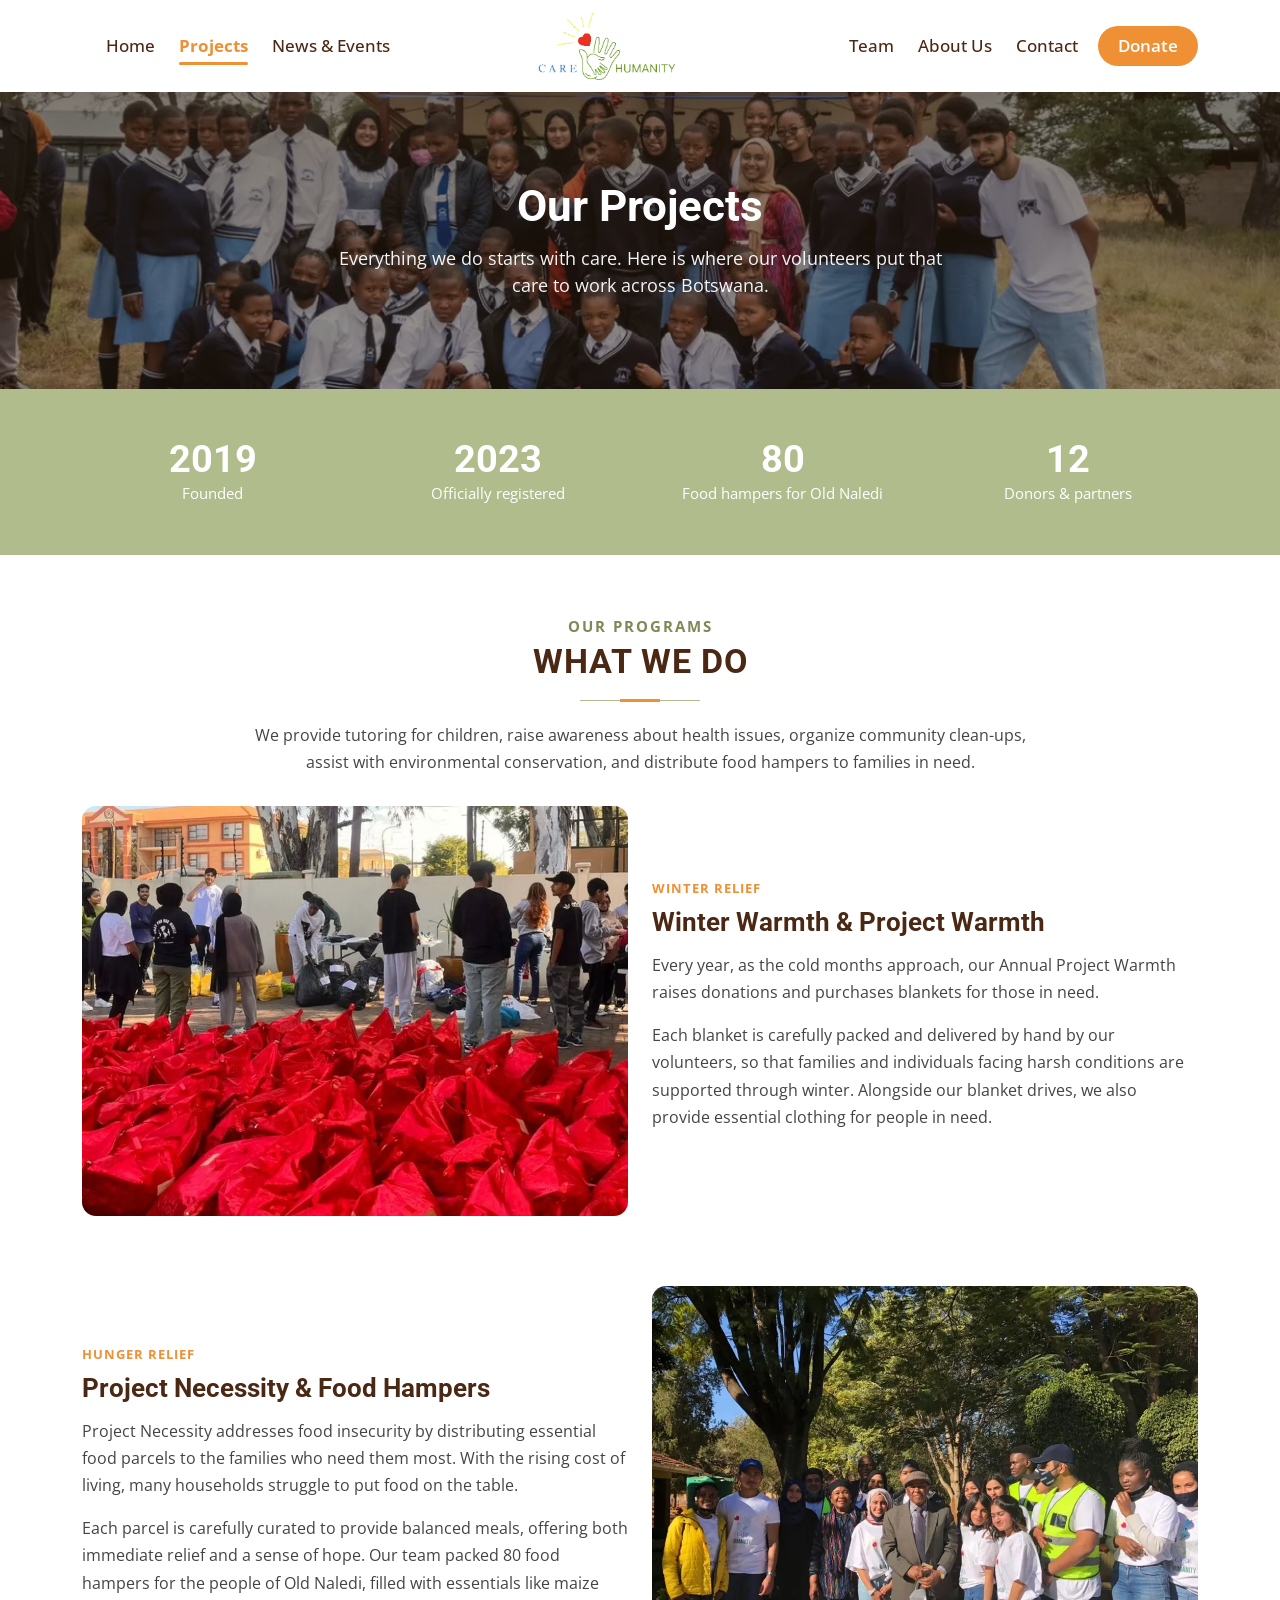
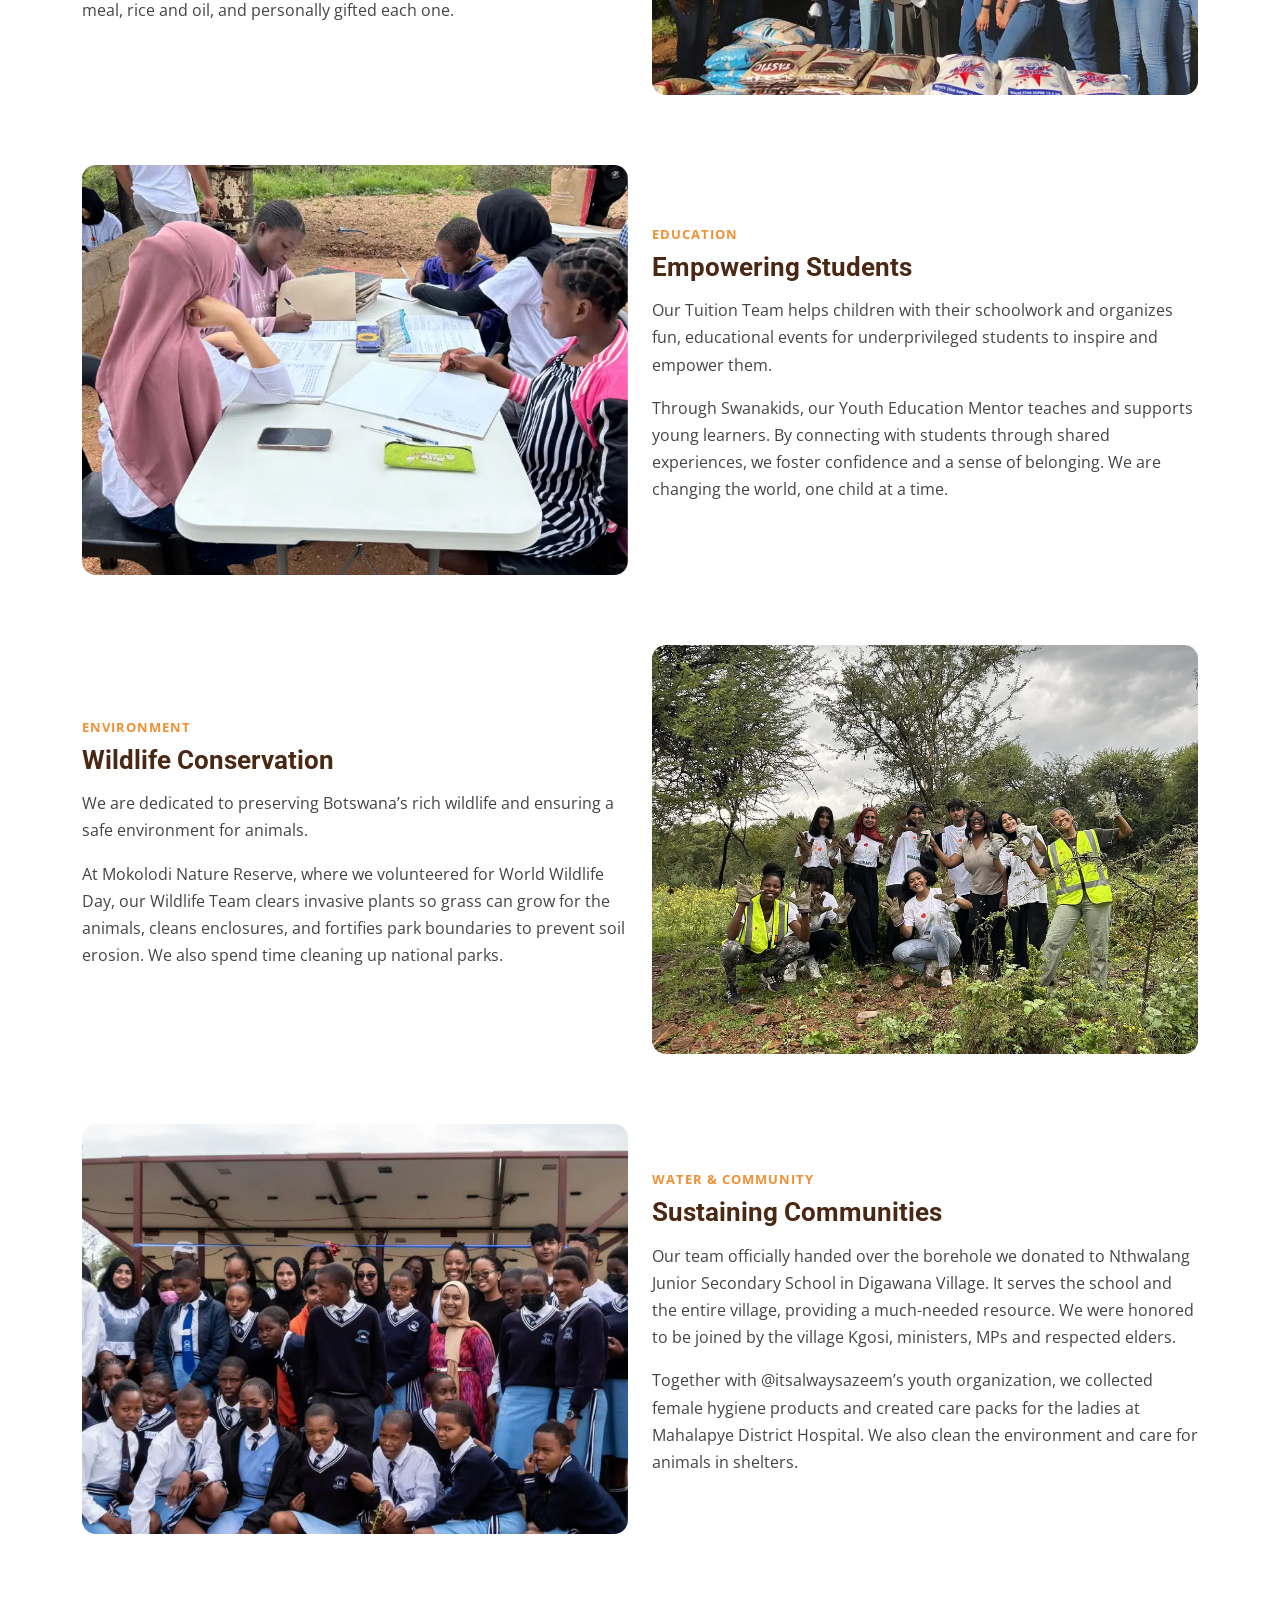
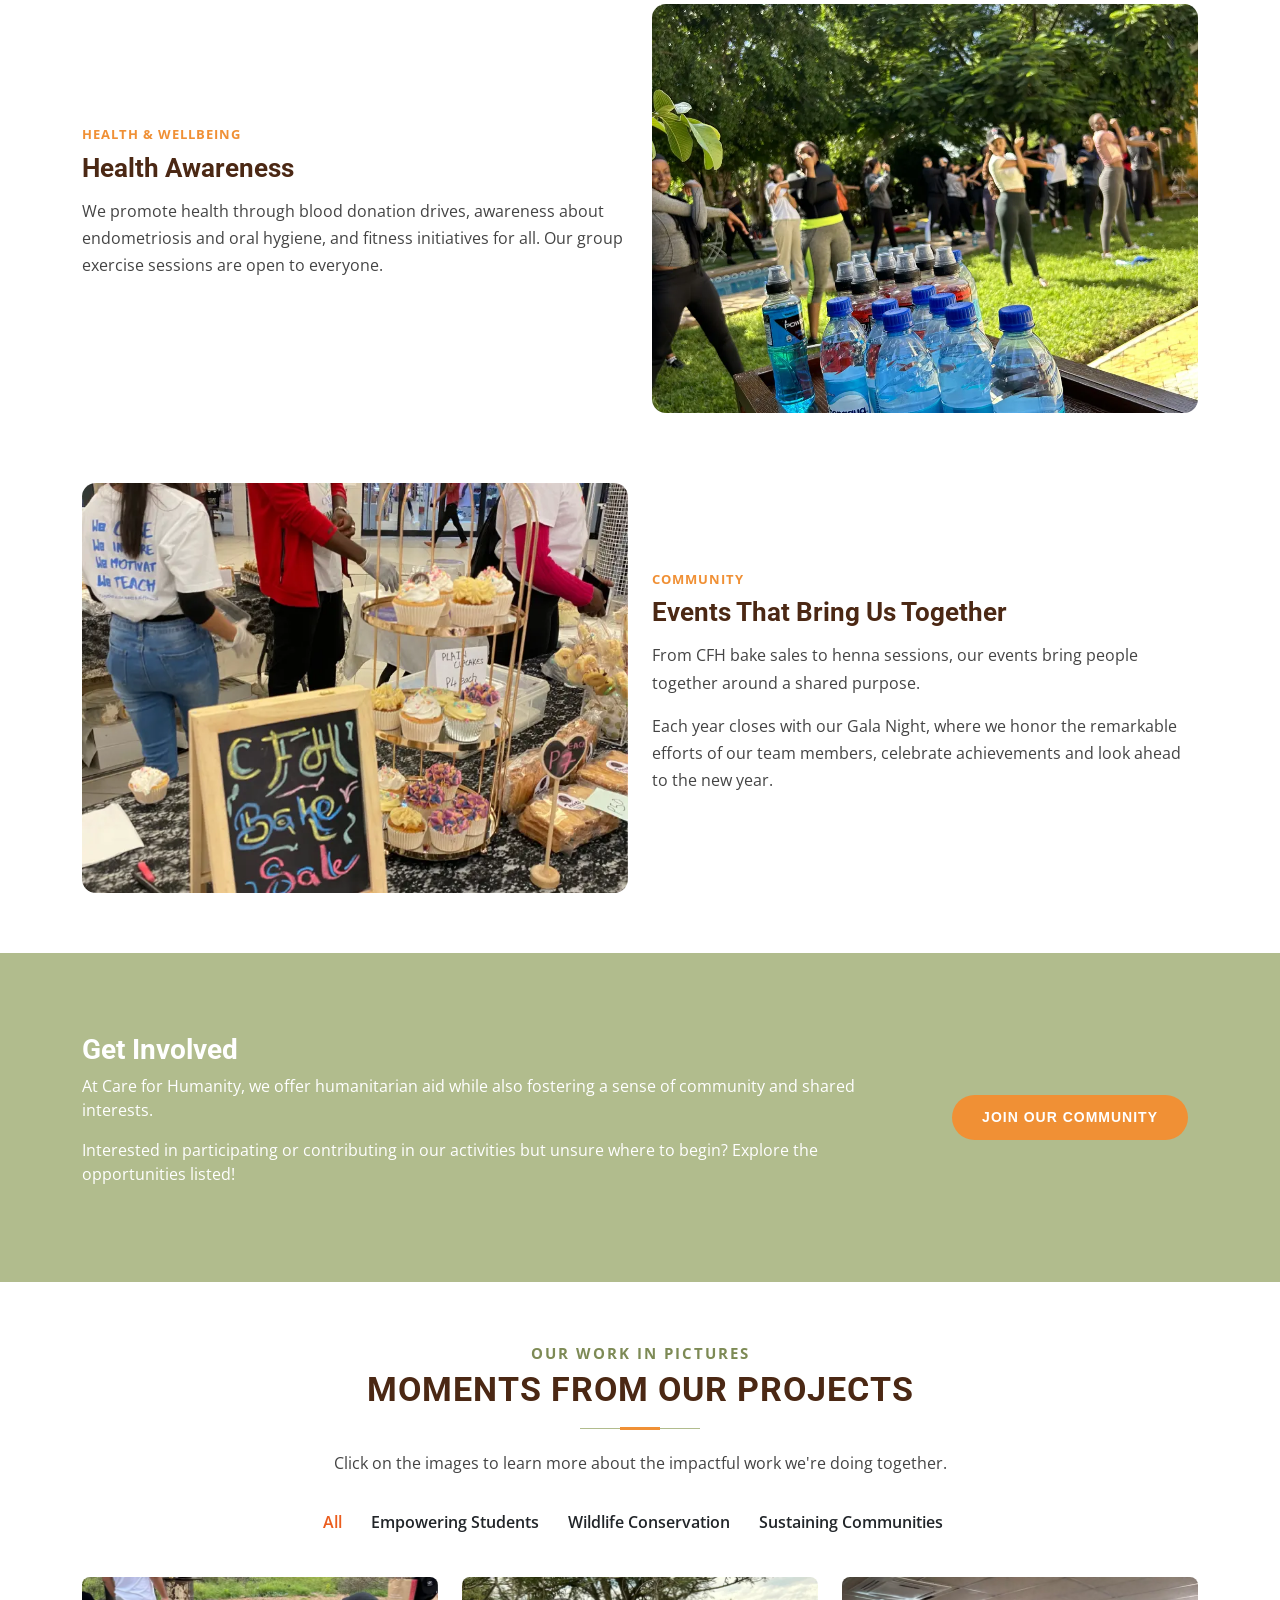
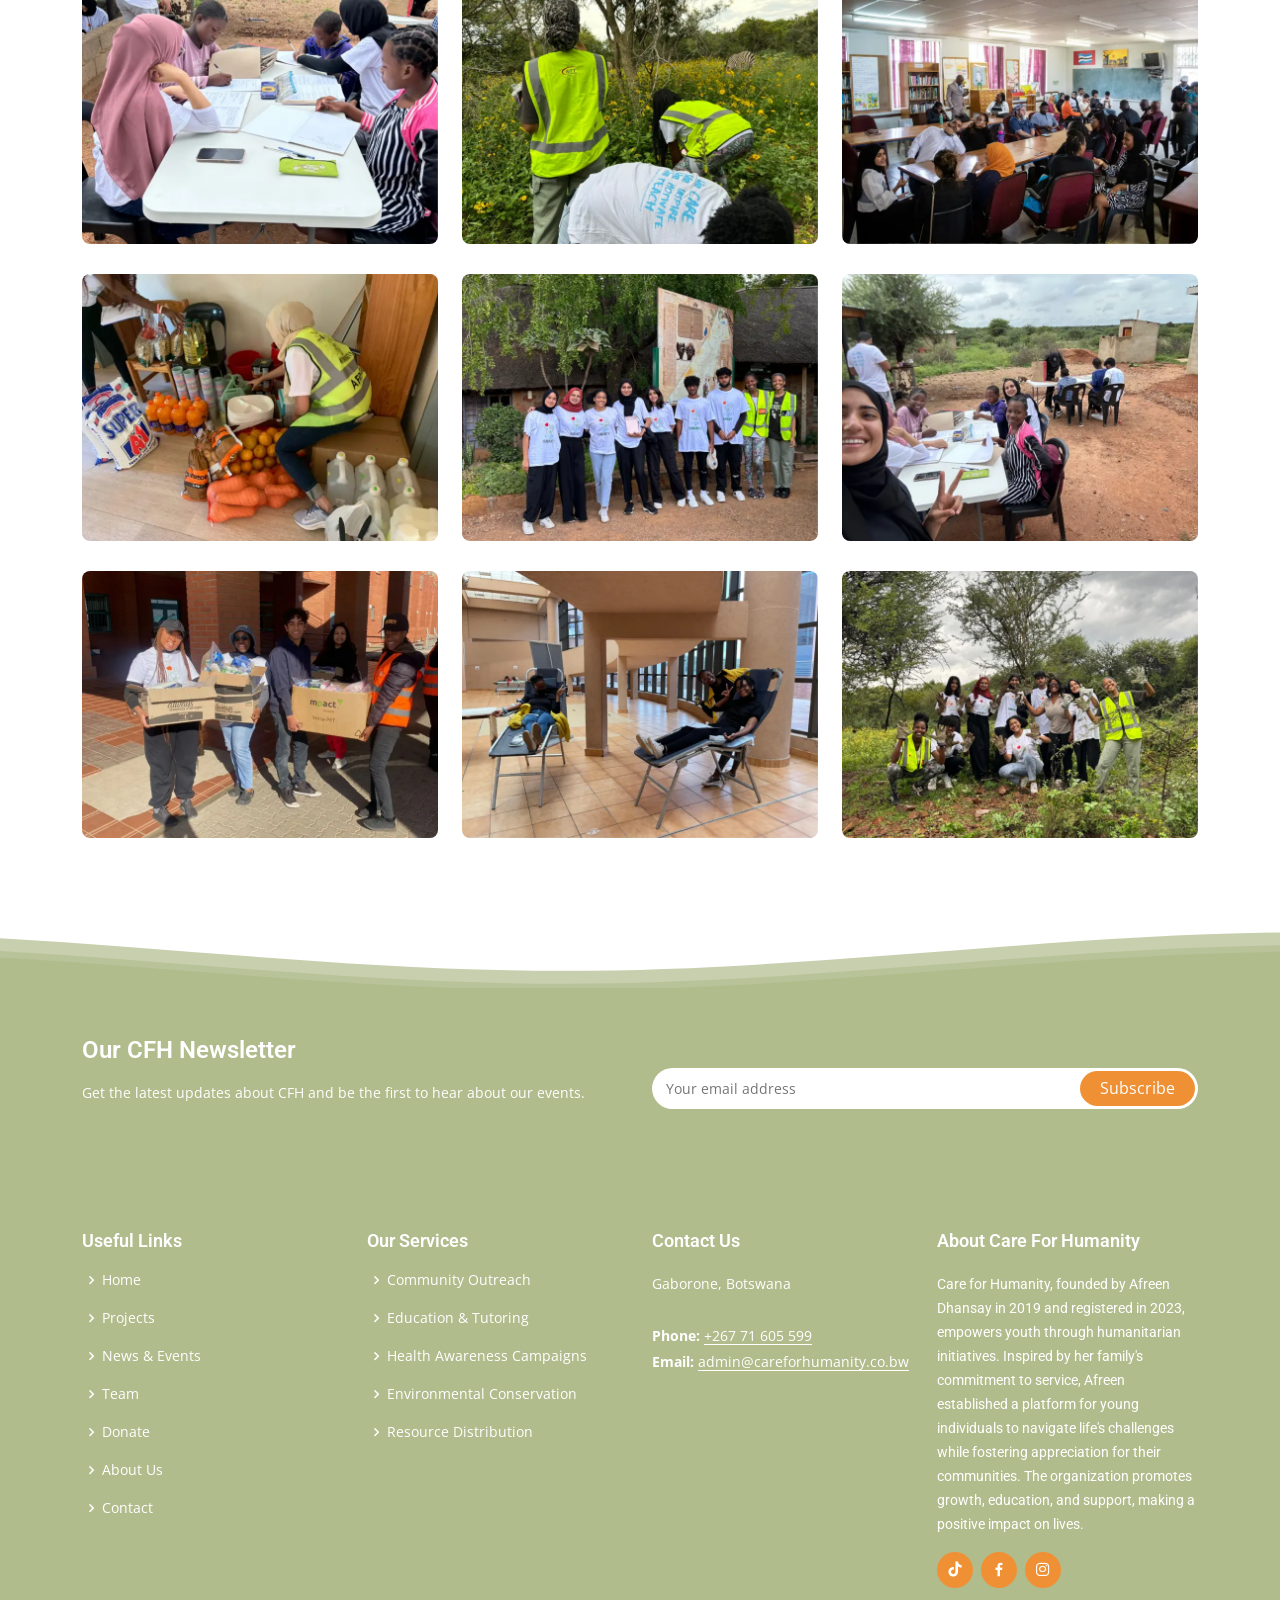
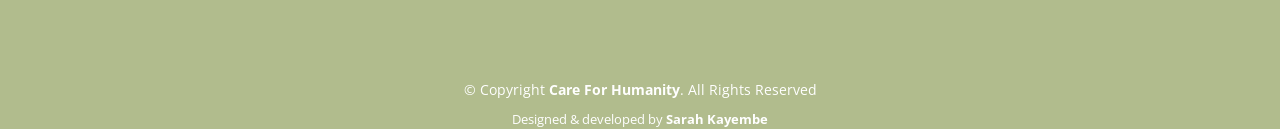
<file: projects.html>
<!DOCTYPE html>
<html lang="en">

<head>
  <meta charset="utf-8">
  <meta content="width=device-width, initial-scale=1.0" name="viewport">

  <title>Projects | Care For Humanity</title>
  <meta name="description" content="The projects of Care For Humanity in Botswana: Project Warmth, food relief, tutoring, wildlife conservation, a school borehole and health awareness.">
  <meta name="keywords" content="Care For Humanity, CFH, charity, Botswana, Gaborone, youth, volunteering, donations">
  <meta property="og:title" content="Projects | Care For Humanity">
  <meta property="og:description" content="The projects of Care For Humanity in Botswana: Project Warmth, food relief, tutoring, wildlife conservation, a school borehole and health awareness.">
  <meta property="og:type" content="website">
  <meta name="theme-color" content="#B1BC8D">

  <!-- Favicons -->
  <link href="assets/img/favicon.png" rel="icon" type="image/png">
  <link href="assets/img/apple-touch-icon.png" rel="apple-touch-icon">

  <!-- Google Fonts -->
  <link rel="preconnect" href="https://fonts.googleapis.com">
  <link rel="preconnect" href="https://fonts.gstatic.com" crossorigin>
  <link href="https://fonts.googleapis.com/css2?family=Open+Sans:ital,wght@0,300;0,400;0,600;0,700;1,400&family=Roboto:wght@400;500;700&family=Noto+Serif+TC:wght@400;700&display=swap" rel="stylesheet">

  <!-- Vendor CSS Files -->
  <link href="assets/vendor/aos/aos.css" rel="stylesheet">
  <link href="assets/vendor/bootstrap/css/bootstrap.min.css" rel="stylesheet">
  <link href="assets/vendor/bootstrap-icons/bootstrap-icons.min.css" rel="stylesheet">
  <link href="assets/vendor/boxicons/css/boxicons.min.css" rel="stylesheet">
  <link href="assets/vendor/glightbox/css/glightbox.min.css" rel="stylesheet">

  <!-- Main CSS File -->
  <link href="assets/css/style.css" rel="stylesheet">

  <!-- =======================================================
  * Website Name: Care For Humanity
  * Updated: October 2026
  * Author: Sarah Kayembe
  ======================================================== -->
</head>

<body>

  <!-- ======= Header ======= -->
  <header id="header" class="fixed-top d-flex align-items-center header-transparent">
    <div class="container d-flex justify-content-between align-items-center">

      <!-- Left Navigation -->
      <nav id="navbar-left" class="navbar">
        <ul>
          <li><a href="index.html">Home</a></li>
          <li><a href="projects.html">Projects</a></li>
          <li><a href="news-and-events.html">News &amp; Events</a></li>
        </ul>
      </nav>

      <!-- Central Logo: full logo at the top, hand badge when scrolled and on phones -->
      <div class="logo">
        <a href="index.html" class="logo-link" aria-label="Care For Humanity home">
          <img src="assets/img/logo-wordmark.png" alt="Care For Humanity" class="logo-full" width="400" height="167">
          <span class="logo-badge"><img src="assets/img/logo-hand.png" alt="" width="174" height="189"></span>
        </a>
      </div>

      <!-- Right Navigation -->
      <nav id="navbar-right" class="navbar">
        <ul>
          <li><a href="team.html">Team</a></li>
          <li><a href="about.html">About Us</a></li>
          <li><a href="contact.html">Contact</a></li>
          <li class="nav-donate"><a href="donate.html">Donate</a></li>
        </ul>
      </nav>
      <i class="bi bi-list mobile-nav-toggle"></i>

    </div>
  </header><!-- End Header -->

    <section class="page-hero" style="background-image: url('assets/img/photos/borehole-ceremony.webp');">
      <div class="container" data-aos="fade-up">
        <h1>Our Projects</h1>
        <p>Everything we do starts with care. Here is where our volunteers put that care to work across Botswana.</p>
      </div>
    </section>

  <main id="main">

    <section class="facts-strip">
      <div class="container">
        <div class="row">
          <div class="col-6 col-lg-3 fact"><strong>2019</strong><span>Founded</span></div>
          <div class="col-6 col-lg-3 fact"><strong>2023</strong><span>Officially registered</span></div>
          <div class="col-6 col-lg-3 fact"><strong>80</strong><span>Food hampers for Old Naledi</span></div>
          <div class="col-6 col-lg-3 fact"><strong>12</strong><span>Donors &amp; partners</span></div>
        </div>
      </div>
    </section>

    <section>
      <div class="container">
        <div class="section-title kicker-title" data-aos="fade-up">
          <span class="kicker">Our programs</span>
          <h2>What We Do</h2>
          <p>We provide tutoring for children, raise awareness about health issues, organize community clean-ups, assist with environmental conservation, and distribute food hampers to families in need.</p>
        </div>

        <div class="row program align-items-center" id="winter-warmth" data-aos="fade-up">
          <div class="col-lg-6 mb-4 mb-lg-0">
            <img src="assets/img/photos/project-warmth.webp" class="img-fluid rounded-photo" alt="Blankets packed in red bags for Project Warmth" loading="lazy">
          </div>
          <div class="col-lg-6">
            <span class="tag">Winter relief</span>
            <h3>Winter Warmth &amp; Project Warmth</h3>
            <p>Every year, as the cold months approach, our Annual Project Warmth raises donations and purchases blankets for those in need.</p>
            <p>Each blanket is carefully packed and delivered by hand by our volunteers, so that families and individuals facing harsh conditions are supported through winter. Alongside our blanket drives, we also provide essential clothing for people in need.</p>
          </div>
        </div>
        <div class="row program align-items-center" id="food-relief" data-aos="fade-up">
          <div class="col-lg-6 mb-4 mb-lg-0 order-lg-2">
            <img src="assets/img/photos/project-necessity.webp" class="img-fluid rounded-photo" alt="Team members and community elders with food parcels" loading="lazy">
          </div>
          <div class="col-lg-6">
            <span class="tag">Hunger relief</span>
            <h3>Project Necessity &amp; Food Hampers</h3>
            <p>Project Necessity addresses food insecurity by distributing essential food parcels to the families who need them most. With the rising cost of living, many households struggle to put food on the table.</p>
            <p>Each parcel is carefully curated to provide balanced meals, offering both immediate relief and a sense of hope. Our team packed 80 food hampers for the people of Old Naledi, filled with essentials like maize meal, rice and oil, and personally gifted each one.</p>
          </div>
        </div>
        <div class="row program align-items-center" id="students" data-aos="fade-up">
          <div class="col-lg-6 mb-4 mb-lg-0">
            <img src="assets/img/photos/../gallery/student1.webp" class="img-fluid rounded-photo" alt="CFH members helping students with schoolwork" loading="lazy">
          </div>
          <div class="col-lg-6">
            <span class="tag">Education</span>
            <h3>Empowering Students</h3>
            <p>Our Tuition Team helps children with their schoolwork and organizes fun, educational events for underprivileged students to inspire and empower them.</p>
            <p>Through Swanakids, our Youth Education Mentor teaches and supports young learners. By connecting with students through shared experiences, we foster confidence and a sense of belonging. We are changing the world, one child at a time.</p>
          </div>
        </div>
        <div class="row program align-items-center" id="wildlife" data-aos="fade-up">
          <div class="col-lg-6 mb-4 mb-lg-0 order-lg-2">
            <img src="assets/img/photos/wildlife-team.webp" class="img-fluid rounded-photo" alt="The Wildlife Team at Mokolodi Nature Reserve" loading="lazy">
          </div>
          <div class="col-lg-6">
            <span class="tag">Environment</span>
            <h3>Wildlife Conservation</h3>
            <p>We are dedicated to preserving Botswana’s rich wildlife and ensuring a safe environment for animals.</p>
            <p>At Mokolodi Nature Reserve, where we volunteered for World Wildlife Day, our Wildlife Team clears invasive plants so grass can grow for the animals, cleans enclosures, and fortifies park boundaries to prevent soil erosion. We also spend time cleaning up national parks.</p>
          </div>
        </div>
        <div class="row program align-items-center" id="communities" data-aos="fade-up">
          <div class="col-lg-6 mb-4 mb-lg-0">
            <img src="assets/img/photos/borehole-handover.webp" class="img-fluid rounded-photo" alt="Students and CFH members at the borehole handover" loading="lazy">
          </div>
          <div class="col-lg-6">
            <span class="tag">Water &amp; community</span>
            <h3>Sustaining Communities</h3>
            <p>Our team officially handed over the borehole we donated to Nthwalang Junior Secondary School in Digawana Village. It serves the school and the entire village, providing a much-needed resource. We were honored to be joined by the village Kgosi, ministers, MPs and respected elders.</p>
            <p>Together with @itsalwaysazeem’s youth organization, we collected female hygiene products and created care packs for the ladies at Mahalapye District Hospital. We also clean the environment and care for animals in shelters.</p>
          </div>
        </div>
        <div class="row program align-items-center" id="health" data-aos="fade-up">
          <div class="col-lg-6 mb-4 mb-lg-0 order-lg-2">
            <img src="assets/img/photos/fitness-team.webp" class="img-fluid rounded-photo" alt="CFH exercise session outdoors" loading="lazy">
          </div>
          <div class="col-lg-6">
            <span class="tag">Health &amp; wellbeing</span>
            <h3>Health Awareness</h3>
            <p>We promote health through blood donation drives, awareness about endometriosis and oral hygiene, and fitness initiatives for all. Our group exercise sessions are open to everyone.</p>
          </div>
        </div>
        <div class="row program align-items-center" id="events" data-aos="fade-up">
          <div class="col-lg-6 mb-4 mb-lg-0">
            <img src="assets/img/photos/../gallery/com2.webp" class="img-fluid rounded-photo" alt="Cupcakes and a CFH Bake Sale sign" loading="lazy">
          </div>
          <div class="col-lg-6">
            <span class="tag">Community</span>
            <h3>Events That Bring Us Together</h3>
            <p>From CFH bake sales to henna sessions, our events bring people together around a shared purpose.</p>
            <p>Each year closes with our Gala Night, where we honor the remarkable efforts of our team members, celebrate achievements and look ahead to the new year.</p>
          </div>
        </div>

      </div>
    </section>

    <!-- ======= Cta Section ======= -->
    <section id="cta" class="cta">
      <div class="container">

        <div class="row" data-aos="zoom-out">
          <div class="col-lg-9 text-center text-lg-start">
            <h3>Get Involved</h3>
            <p> At Care for Humanity, we offer humanitarian aid while also fostering a sense of community and shared interests. </p>
            <p> Interested in participating or contributing in our activities but unsure where to begin? Explore the opportunities listed!</p>
          </div>
          <div class="col-lg-3 cta-btn-container text-center">
            <a class="cta-btn align-middle" href="contact.html?topic=Volunteer">Join our community</a>
          </div>
        </div>

      </div>
    </section><!-- End Cta Section -->

    <!-- ======= Portfolio Section ======= -->
    <section id="portfolio1" class="portfolio1">
      <div class="container" data-aos="fade-up">

        <div class="section-title kicker-title">
          <span class="kicker">Our work in pictures</span>
          <h2>Moments From Our Projects</h2>
          <p>Click on the images to learn more about the impactful work we're doing together.</p>
        </div>

        <div class="row" data-aos="fade-up" data-aos-delay="100">
          <div class="col-lg-12">
            <ul id="portfolio-flters1">
              <li data-filter="*" class="filter-active1">All</li>
              <li data-filter=".filter-students">Empowering Students</li>
              <li data-filter=".filter-wildlife">Wildlife Conservation</li>
              <li data-filter=".filter-communities">Sustaining Communities</li>
            </ul>
          </div>
        </div>

        <div class="row portfolio-container" data-aos="fade-up" data-aos-delay="200">

          <div class="col-lg-4 col-md-6 portfolio-item1 filter-students">
            <div class="portfolio-wrap1">
              <img src="assets/img/gallery/student1-sm.webp" class="img-fluid" alt="Empowering Students" width="720" height="540">
              <div class="portfolio-links single">
                <a href="assets/img/gallery/student1.webp" data-gallery="portfolioGallery" class="portfolio-lightbox" title="Members of CFH assisting students with their schoolwork as part of the Tuition Team. Changing the world, one child at a time. 🤍✨ #TuitionCentre #ChildDevelopment" aria-label="Enlarge photo"><i class="bi bi-search"></i></a>
              </div>
              <div class="portfolio-info">
                <h4>Empowering Students</h4>
                <p>Our tuition group empowers children to realize their potential and embrace their journey toward success.</p>
              </div>
            </div>
          </div>
          <div class="col-lg-4 col-md-6 portfolio-item1 filter-wildlife">
            <div class="portfolio-wrap1">
              <img src="assets/img/gallery/wild1-sm.webp" class="img-fluid" alt="Wildlife Conservation" width="720" height="540">
              <div class="portfolio-links single">
                <a href="assets/img/gallery/wild1.webp" data-gallery="portfolioGallery" class="portfolio-lightbox" title="Visiting Mokolodi Game Reserve to celebrate #WorldWildlifeDay! Our team volunteered to clear invasive plants, allowing grass to grow for the animals' consumption. #botswanatourism" aria-label="Enlarge photo"><i class="bi bi-search"></i></a>
              </div>
              <div class="portfolio-info">
                <h4>Wildlife Conservation</h4>
                <p>We actively care for the environment by cleaning enclosures and maintaining natural habitats at Mokolodi Nature Reserve.</p>
              </div>
            </div>
          </div>
          <div class="col-lg-4 col-md-6 portfolio-item1 filter-students">
            <div class="portfolio-wrap1">
              <img src="assets/img/gallery/student4-sm.webp" class="img-fluid" alt="Empowering Students" width="720" height="540">
              <div class="portfolio-links single">
                <a href="assets/img/gallery/student4.webp" data-gallery="portfolioGallery" class="portfolio-lightbox" title="Official handover of our borehole donation at Nthwalang Junior Secondary School in Digawana Village. We were honored to meet the Kgosi, ministers, MPs, and village elders during the event." aria-label="Enlarge photo"><i class="bi bi-search"></i></a>
              </div>
              <div class="portfolio-info">
                <h4>Empowering Students</h4>
                <p>Together, we are transforming lives and shaping a brighter future, one child at a time.</p>
              </div>
            </div>
          </div>
          <div class="col-lg-4 col-md-6 portfolio-item1 filter-communities">
            <div class="portfolio-wrap1">
              <img src="assets/img/gallery/com1-sm.webp" class="img-fluid" alt="Sustaining Communities" width="720" height="540">
              <div class="portfolio-links single">
                <a href="assets/img/gallery/com1.webp" data-gallery="portfolioGallery" class="portfolio-lightbox" title="The team packing 80 food hampers for the people of Old Naledi, filled with essentials like maize meal, rice, oil, and more. Hoping to bring nourishment and joy to each family. ❤️ #CareForHumanity #Humanitarians #FoodHamper #Relief #Teamwork" aria-label="Enlarge photo"><i class="bi bi-search"></i></a>
              </div>
              <div class="portfolio-info">
                <h4>Sustaining Communities</h4>
                <p>We provided food hampers to families in need, personally gifting each one and bringing smiles to their hearts with our support and care.</p>
              </div>
            </div>
          </div>
          <div class="col-lg-4 col-md-6 portfolio-item1 filter-wildlife">
            <div class="portfolio-wrap1">
              <img src="assets/img/gallery/wild2-sm.webp" class="img-fluid" alt="Wildlife Conservation" width="720" height="540">
              <div class="portfolio-links single">
                <a href="assets/img/gallery/wild2.webp" data-gallery="portfolioGallery" class="portfolio-lightbox" title="Wildlife team in Mokolodi Nature Reserve." aria-label="Enlarge photo"><i class="bi bi-search"></i></a>
              </div>
              <div class="portfolio-info">
                <h4>Wildlife Conservation</h4>
                <p>Our team fortifies park boundaries to prevent soil erosion, ensuring a sustainable future for wildlife.</p>
              </div>
            </div>
          </div>
          <div class="col-lg-4 col-md-6 portfolio-item1 filter-students">
            <div class="portfolio-wrap1">
              <img src="assets/img/gallery/student2-sm.webp" class="img-fluid" alt="Empowering Students" width="720" height="540">
              <div class="portfolio-links single">
                <a href="assets/img/gallery/student2.webp" data-gallery="portfolioGallery" class="portfolio-lightbox" title="CFH Founder and students gathered for tuition." aria-label="Enlarge photo"><i class="bi bi-search"></i></a>
              </div>
              <div class="portfolio-info">
                <h4>Empowering Students</h4>
                <p>By connecting with students through shared experiences, we foster confidence and a sense of belonging.</p>
              </div>
            </div>
          </div>
          <div class="col-lg-4 col-md-6 portfolio-item1 filter-communities">
            <div class="portfolio-wrap1">
              <img src="assets/img/gallery/com4-sm.webp" class="img-fluid" alt="Sustaining Communities" width="720" height="540">
              <div class="portfolio-links single">
                <a href="assets/img/gallery/com4.webp" data-gallery="portfolioGallery" class="portfolio-lightbox" title="Our team, in partnership with @itsalwaysazeem's youth organization, came together to collect female hygiene products and create care packs for the ladies at Mahalapye District Hospital. Grateful for the support and impact we're making together!" aria-label="Enlarge photo"><i class="bi bi-search"></i></a>
              </div>
              <div class="portfolio-info">
                <h4>Sustaining Communities</h4>
                <p>Our team partners with local youth organizations to provide essential hygiene products for women.</p>
              </div>
            </div>
          </div>
          <div class="col-lg-4 col-md-6 portfolio-item1 filter-communities">
            <div class="portfolio-wrap1">
              <img src="assets/img/gallery/com3-sm.webp" class="img-fluid" alt="Sustaining Communities" width="720" height="540">
              <div class="portfolio-links single">
                <a href="assets/img/gallery/com3.webp" data-gallery="portfolioGallery" class="portfolio-lightbox" title="We promote health through blood donations, education on endometriosis and oral hygiene, and fitness initiatives for all." aria-label="Enlarge photo"><i class="bi bi-search"></i></a>
              </div>
              <div class="portfolio-info">
                <h4>Sustaining Communities</h4>
                <p>We promote health through blood donations, education on endometriosis and oral hygiene, fitness initiatives for all.</p>
              </div>
            </div>
          </div>
          <div class="col-lg-4 col-md-6 portfolio-item1 filter-wildlife">
            <div class="portfolio-wrap1">
              <img src="assets/img/gallery/wild3-sm.webp" class="img-fluid" alt="Wildlife Conservation" width="720" height="540">
              <div class="portfolio-links single">
                <a href="assets/img/gallery/wild3.webp" data-gallery="portfolioGallery" class="portfolio-lightbox" title="We dedicate time to cleaning national parks and preserving nature to protect the beauty of our environment." aria-label="Enlarge photo"><i class="bi bi-search"></i></a>
              </div>
              <div class="portfolio-info">
                <h4>Wildlife Conservation</h4>
                <p>We dedicate time to cleaning national parks and preserving nature to protect the beauty of our environment.</p>
              </div>
            </div>
          </div>

        </div>

      </div>
    </section><!-- End Portfolio Section -->

  </main><!-- End #main -->

  <!-- ======= Footer ======= -->
  <footer id="footer" data-aos="fade-up" data-aos-easing="ease-in-out" data-aos-duration="500">

    <svg class="hero-waves" xmlns="http://www.w3.org/2000/svg" xmlns:xlink="http://www.w3.org/1999/xlink" viewBox="0 24 150 28 " preserveAspectRatio="none">
      <defs>
        <path id="wave-path" d="M-160 44c30 0 58-18 88-18s 58 18 88 18 58-18 88-18 58 18 88 18 v-44h-352z" />
      </defs>
      <g class="wave3">
        <use xlink:href="#wave-path" x="50" y="0" fill="#fff" />
      </g>
      <g class="wave1">
        <use xlink:href="#wave-path" x="50" y="9" fill="rgba(255,255,255, .1)" />
      </g>
      <g class="wave2">
        <use xlink:href="#wave-path" x="50" y="6" fill="rgba(255,255,255, .2)" />
      </g>
    </svg>

    <div class="footer-newsletter">
      <div class="container">
        <div class="row">
          <div class="col-lg-6">
            <h4>Our CFH Newsletter</h4>
            <p>Get the latest updates about CFH and be the first to hear about our events.</p>
          </div>
          <div class="col-lg-6">
            <form action="#" method="post">
              <input type="email" name="email" placeholder="Your email address" aria-label="Your email address" required><input type="submit" value="Subscribe">
            </form>
          </div>
        </div>
      </div>
    </div>

    <div class="footer-top">
      <div class="container">
        <div class="row">

          <div class="col-lg-3 col-md-6 footer-links">
            <h4>Useful Links</h4>
            <ul>
              <li><i class="bx bx-chevron-right"></i> <a href="index.html">Home</a></li>
              <li><i class="bx bx-chevron-right"></i> <a href="projects.html">Projects</a></li>
              <li><i class="bx bx-chevron-right"></i> <a href="news-and-events.html">News &amp; Events</a></li>
              <li><i class="bx bx-chevron-right"></i> <a href="team.html">Team</a></li>
              <li><i class="bx bx-chevron-right"></i> <a href="donate.html">Donate</a></li>
              <li><i class="bx bx-chevron-right"></i> <a href="about.html">About Us</a></li>
              <li><i class="bx bx-chevron-right"></i> <a href="contact.html">Contact</a></li>
            </ul>
          </div>

          <div class="col-lg-3 col-md-6 footer-links">
            <h4>Our Services</h4>
            <ul>
              <li><i class="bx bx-chevron-right"></i> <a href="projects.html#communities">Community Outreach</a></li>
              <li><i class="bx bx-chevron-right"></i> <a href="projects.html#students">Education &amp; Tutoring</a></li>
              <li><i class="bx bx-chevron-right"></i> <a href="projects.html#health">Health Awareness Campaigns</a></li>
              <li><i class="bx bx-chevron-right"></i> <a href="projects.html#wildlife">Environmental Conservation</a></li>
              <li><i class="bx bx-chevron-right"></i> <a href="projects.html#food-relief">Resource Distribution</a></li>
            </ul>
          </div>

          <div class="col-lg-3 col-md-6 footer-contact">
            <h4>Contact Us</h4>
            <p>
              Gaborone, Botswana<br><br>
              <strong>Phone:</strong> <a href="tel:+26771605599">+267 71 605 599</a><br>
              <strong>Email:</strong> <a href="mailto:admin@careforhumanity.co.bw">admin@careforhumanity.co.bw</a><br>
            </p>
          </div>

          <div class="col-lg-3 col-md-6 footer-info">
            <h3>About Care For Humanity</h3>
            <p>Care for Humanity, founded by Afreen Dhansay in 2019 and registered in 2023, empowers youth through humanitarian initiatives. Inspired by her family's commitment to service, Afreen established a platform for young individuals to navigate life's challenges while fostering appreciation for their communities. The organization promotes growth, education, and support, making a positive impact on lives.</p>
            <div class="social-links mt-3">
              <a href="https://www.tiktok.com/@care4humanity_" class="tiktok" target="_blank" rel="noopener" aria-label="TikTok"><i class="bx bxl-tiktok"></i></a>
              <a href="https://www.facebook.com/Care4humanitybw/" class="facebook" target="_blank" rel="noopener" aria-label="Facebook"><i class="bx bxl-facebook"></i></a>
              <a href="https://www.instagram.com/care4humanity_/" class="instagram" target="_blank" rel="noopener" aria-label="Instagram"><i class="bx bxl-instagram"></i></a>
            </div>
          </div>

        </div>
      </div>
    </div>

    <div class="container">
      <div class="copyright">
        &copy; Copyright <strong><span>Care For Humanity</span></strong>. All Rights Reserved
      </div>
      <div class="credits">
        Designed &amp; developed by <strong><span>Sarah Kayembe</span></strong>
      </div>
    </div>
  </footer><!-- End Footer -->

  <a href="#" class="back-to-top d-flex align-items-center justify-content-center" aria-label="Back to top"><i class="bi bi-arrow-up-short"></i></a>

  <!-- Vendor JS Files -->
  <script src="assets/vendor/aos/aos.js"></script>
  <script src="assets/vendor/bootstrap/js/bootstrap.bundle.min.js"></script>
  <script src="assets/vendor/glightbox/js/glightbox.min.js"></script>
  <script src="assets/vendor/isotope-layout/isotope.pkgd.min.js"></script>

  <!-- Main JS File -->
  <script src="assets/js/main.js"></script>

</body>

</html>
</file>
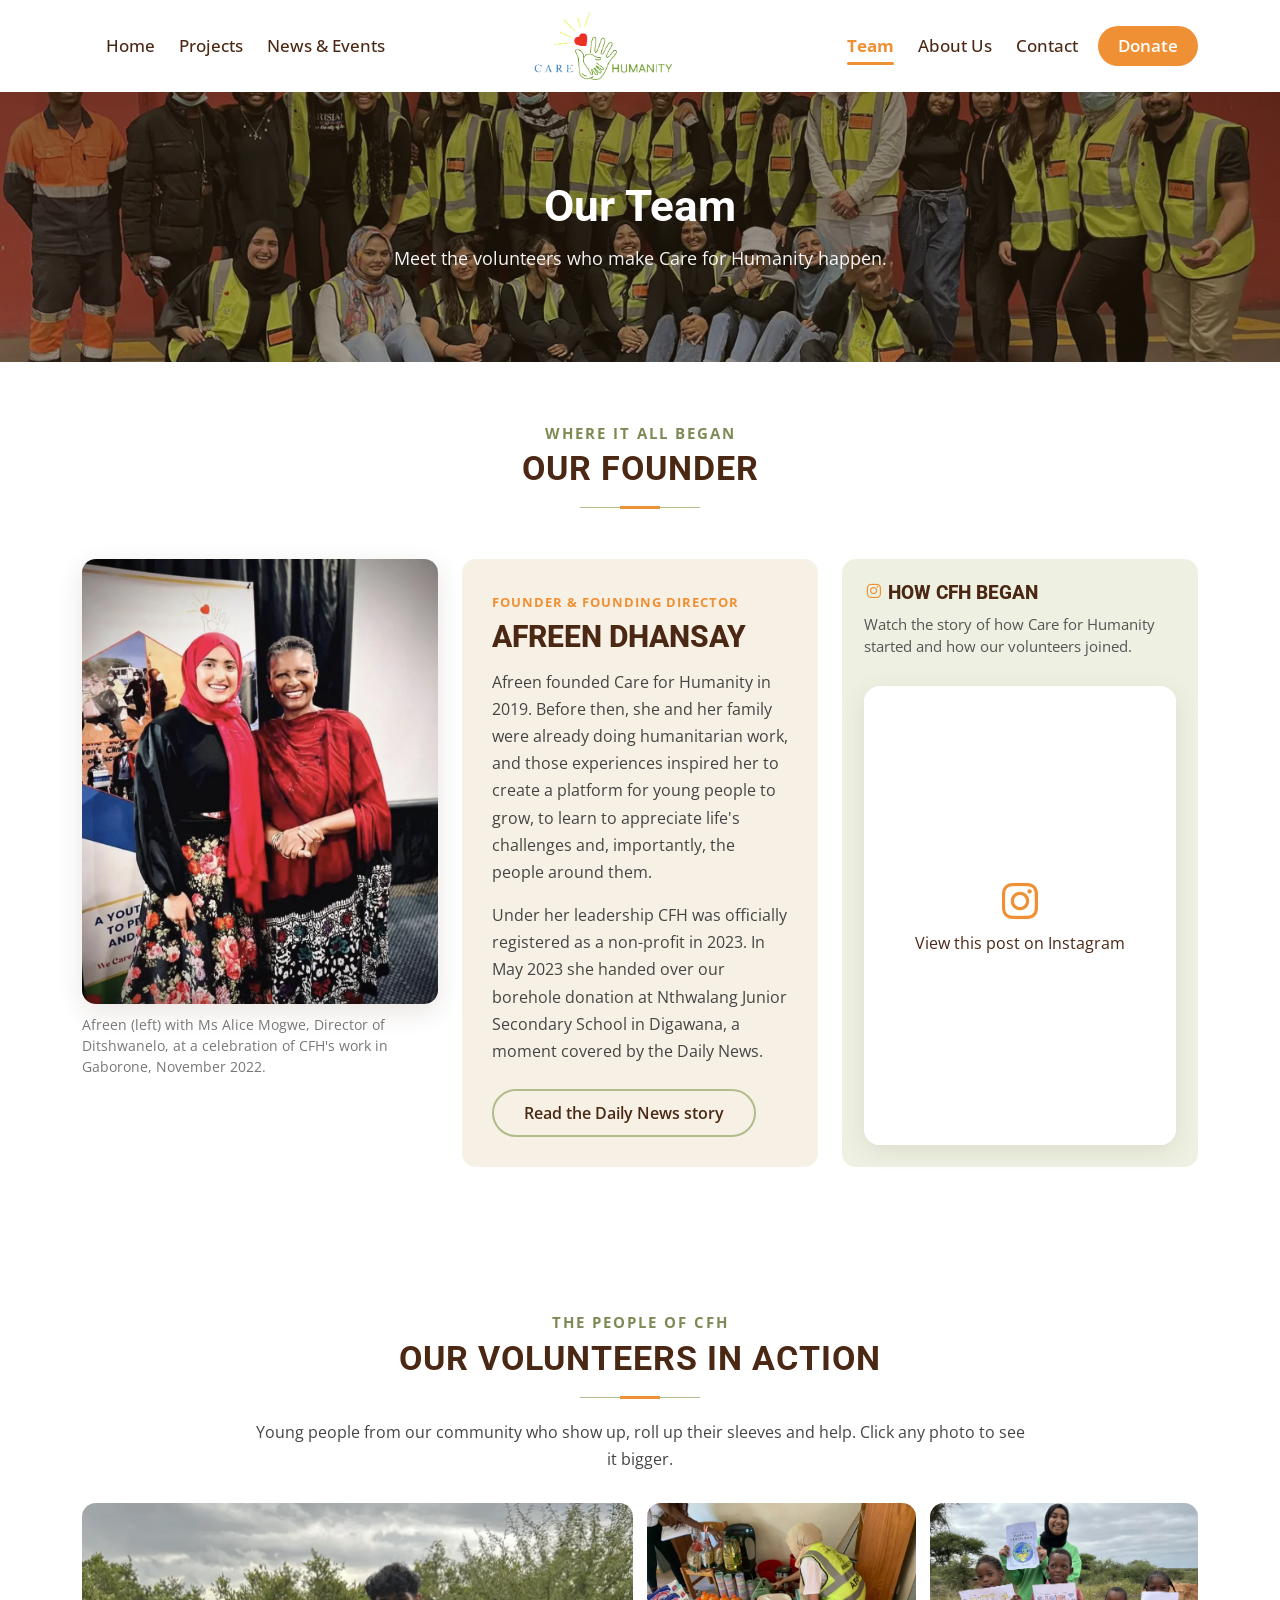
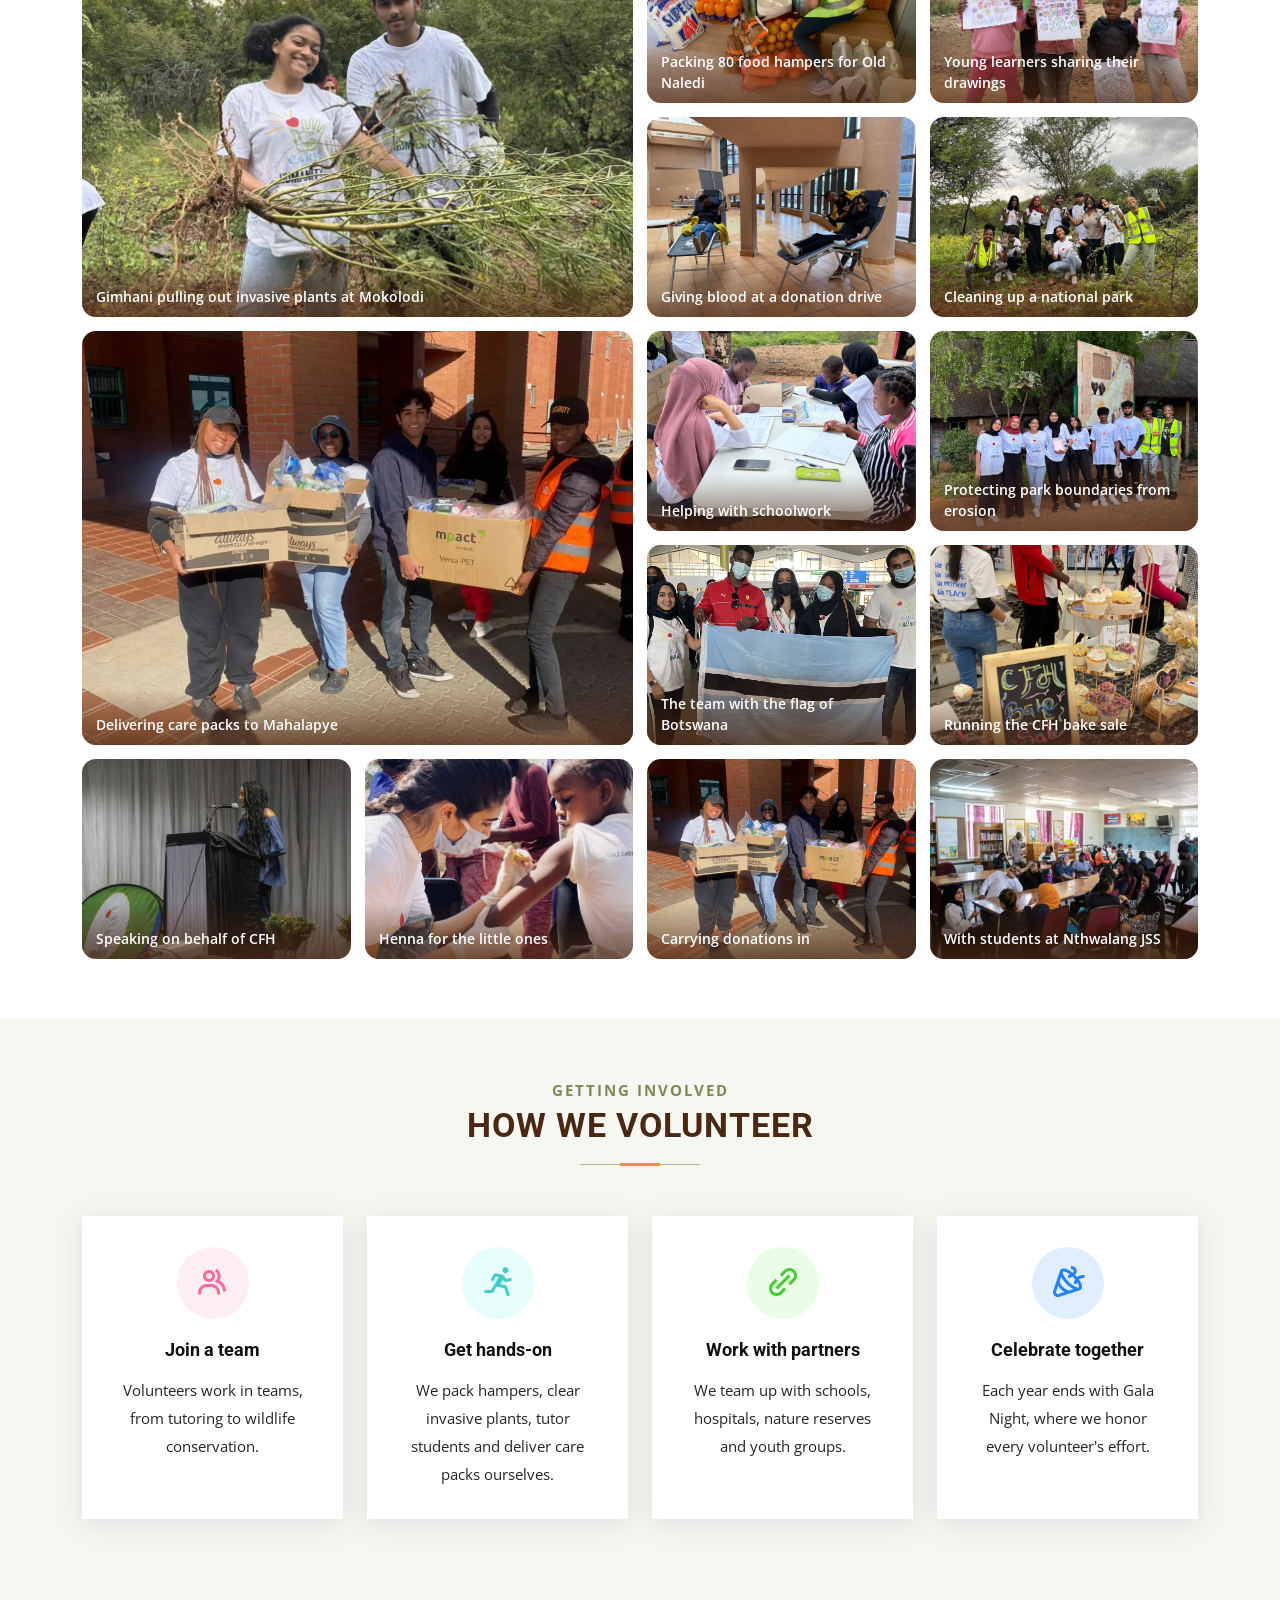
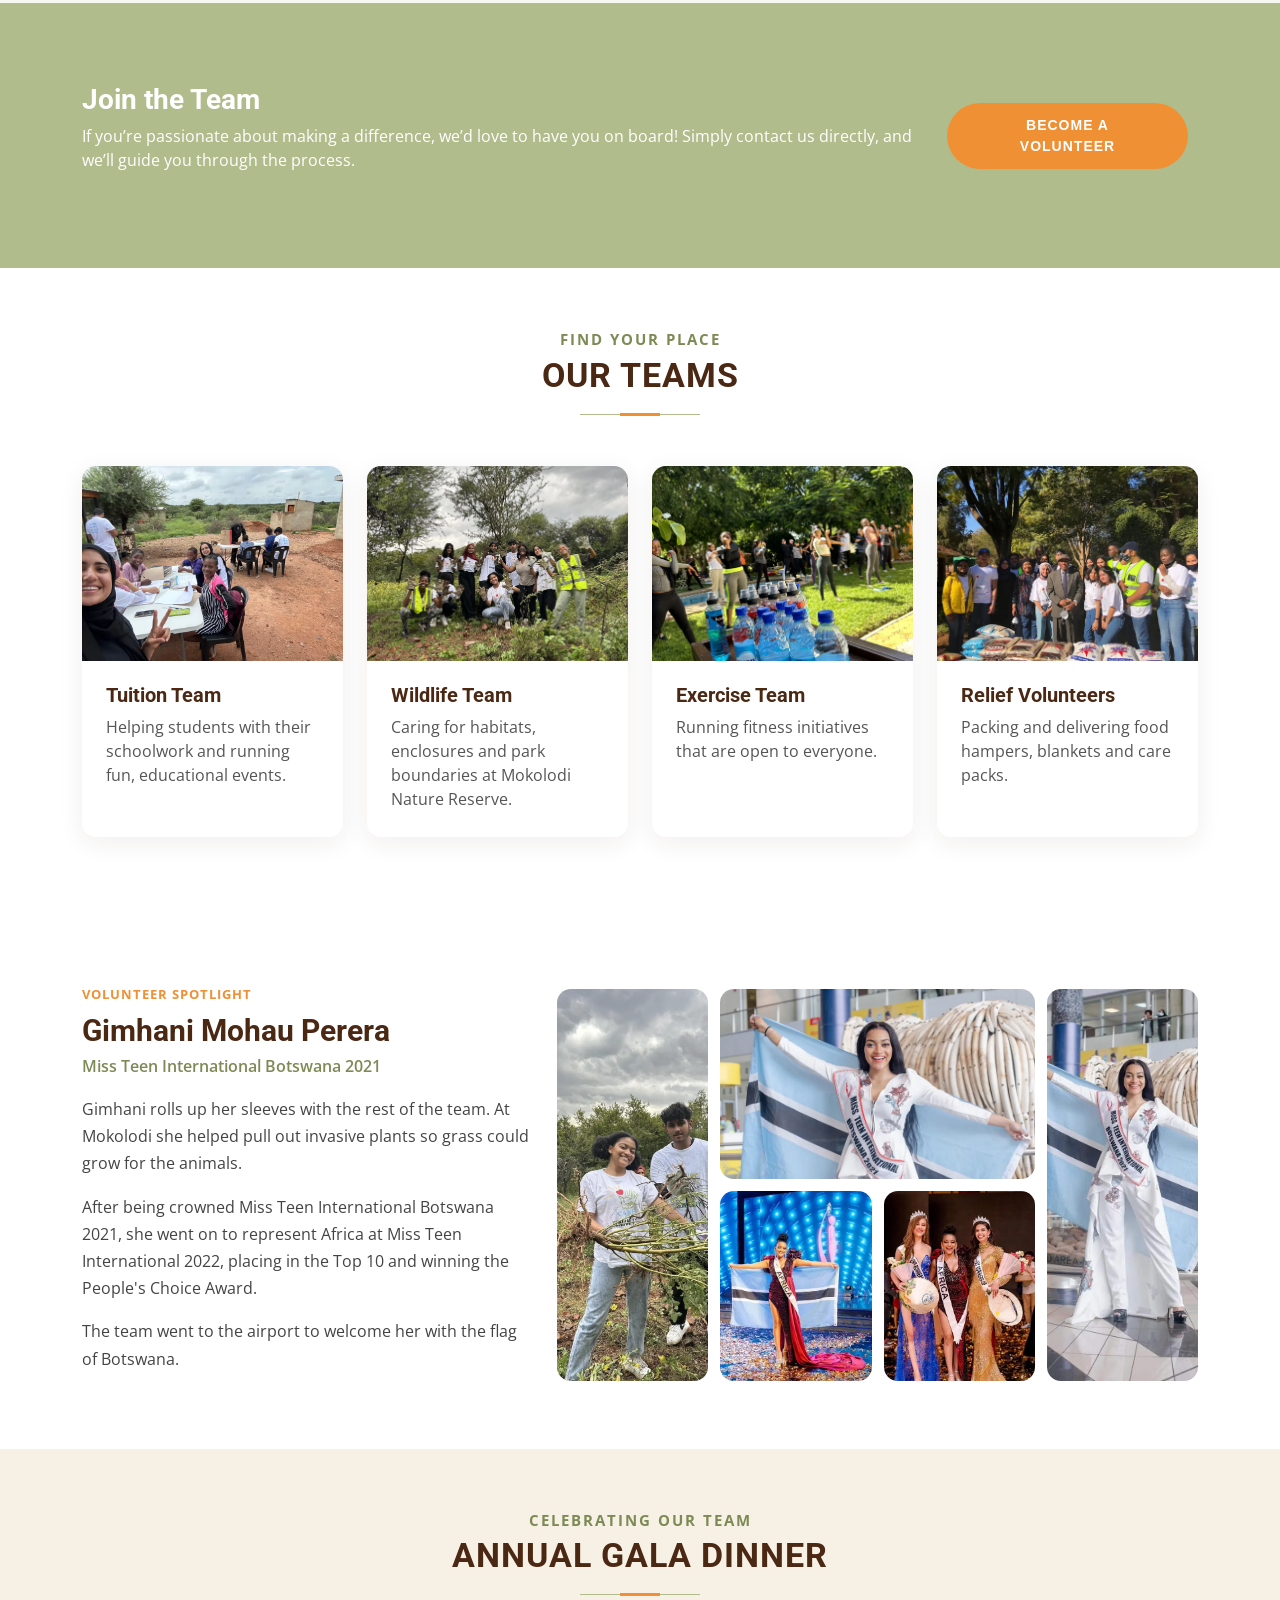
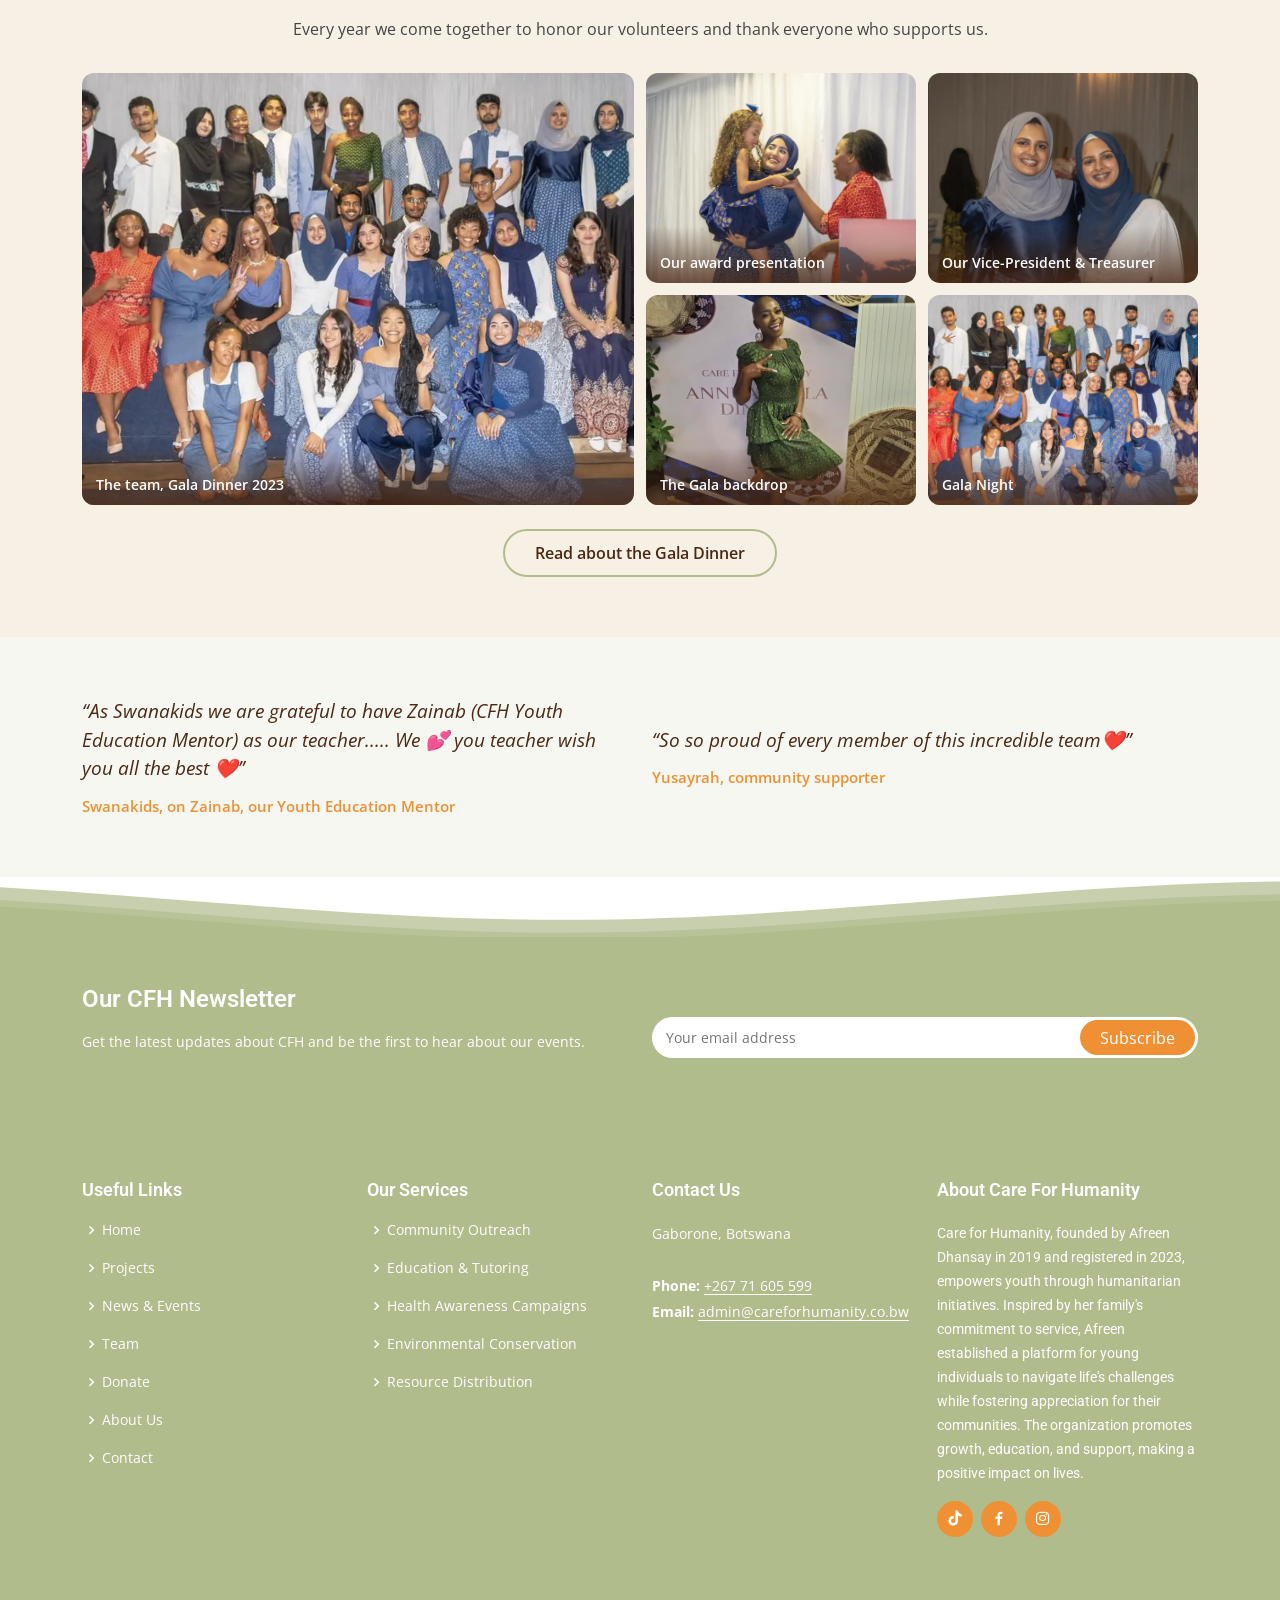
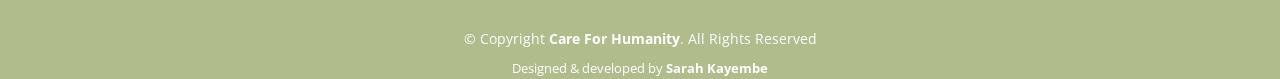
<file: team.html>
<!DOCTYPE html>
<html lang="en">

<head>
  <meta charset="utf-8">
  <meta content="width=device-width, initial-scale=1.0" name="viewport">

  <title>Team | Care For Humanity</title>
  <meta name="description" content="Meet the volunteers of Care For Humanity in Botswana, including Miss Teen International Botswana 2021 Gimhani Mohau Perera.">
  <meta name="keywords" content="Care For Humanity, CFH, charity, Botswana, Gaborone, youth, volunteering, donations">
  <meta property="og:title" content="Team | Care For Humanity">
  <meta property="og:description" content="Meet the volunteers of Care For Humanity in Botswana, including Miss Teen International Botswana 2021 Gimhani Mohau Perera.">
  <meta property="og:type" content="website">
  <meta name="theme-color" content="#B1BC8D">

  <!-- Favicons -->
  <link href="assets/img/favicon.png" rel="icon" type="image/png">
  <link href="assets/img/apple-touch-icon.png" rel="apple-touch-icon">

  <!-- Google Fonts -->
  <link rel="preconnect" href="https://fonts.googleapis.com">
  <link rel="preconnect" href="https://fonts.gstatic.com" crossorigin>
  <link href="https://fonts.googleapis.com/css2?family=Open+Sans:ital,wght@0,300;0,400;0,600;0,700;1,400&family=Roboto:wght@400;500;700&family=Noto+Serif+TC:wght@400;700&display=swap" rel="stylesheet">

  <!-- Vendor CSS Files -->
  <link href="assets/vendor/aos/aos.css" rel="stylesheet">
  <link href="assets/vendor/bootstrap/css/bootstrap.min.css" rel="stylesheet">
  <link href="assets/vendor/bootstrap-icons/bootstrap-icons.min.css" rel="stylesheet">
  <link href="assets/vendor/boxicons/css/boxicons.min.css" rel="stylesheet">
  <link href="assets/vendor/glightbox/css/glightbox.min.css" rel="stylesheet">

  <!-- Main CSS File -->
  <link href="assets/css/style.css" rel="stylesheet">

  <!-- =======================================================
  * Website Name: Care For Humanity
  * Updated: October 2026
  * Author: Sarah Kayembe
  ======================================================== -->
</head>

<body>

  <!-- ======= Header ======= -->
  <header id="header" class="fixed-top d-flex align-items-center header-transparent">
    <div class="container d-flex justify-content-between align-items-center">

      <!-- Left Navigation -->
      <nav id="navbar-left" class="navbar">
        <ul>
          <li><a href="index.html">Home</a></li>
          <li><a href="projects.html">Projects</a></li>
          <li><a href="news-and-events.html">News &amp; Events</a></li>
        </ul>
      </nav>

      <!-- Central Logo: full logo at the top, hand badge when scrolled and on phones -->
      <div class="logo">
        <a href="index.html" class="logo-link" aria-label="Care For Humanity home">
          <img src="assets/img/logo-wordmark.png" alt="Care For Humanity" class="logo-full" width="400" height="167">
          <span class="logo-badge"><img src="assets/img/logo-hand.png" alt="" width="174" height="189"></span>
        </a>
      </div>

      <!-- Right Navigation -->
      <nav id="navbar-right" class="navbar">
        <ul>
          <li><a href="team.html">Team</a></li>
          <li><a href="about.html">About Us</a></li>
          <li><a href="contact.html">Contact</a></li>
          <li class="nav-donate"><a href="donate.html">Donate</a></li>
        </ul>
      </nav>
      <i class="bi bi-list mobile-nav-toggle"></i>

    </div>
  </header><!-- End Header -->

    <section class="page-hero" style="background-image: url('assets/img/photos/group-hi-vis.webp');">
      <div class="container" data-aos="fade-up">
        <h1>Our Team</h1>
        <p>Meet the volunteers who make Care for Humanity happen.</p>
      </div>
    </section>

  <main id="main">

    <section class="founder-sec">
      <div class="container">
        <div class="section-title kicker-title" data-aos="fade-up">
          <span class="kicker">Where it all began</span>
          <h2>Our Founder</h2>
        </div>
        <div class="row align-items-stretch">
          <div class="col-lg-4 col-md-6 mb-4" data-aos="fade-up">
            <a href="assets/img/photos/founder-ditshwanelo-2022.webp" class="portfolio-lightbox founder-photo" data-gallery="founder" title="Afreen Dhansay with Ms Alice Mogwe, Director of Ditshwanelo, Gaborone, 19 November 2022">
              <img src="assets/img/photos/founder-ditshwanelo-2022.webp" alt="Founder Afreen Dhansay (left) with Ms Alice Mogwe of Ditshwanelo" loading="lazy">
            </a>
            <p class="founder-cap">Afreen (left) with Ms Alice Mogwe, Director of Ditshwanelo, at a celebration of CFH's work in Gaborone, November 2022.</p>
          </div>
          <div class="col-lg-4 col-md-6 mb-4" data-aos="fade-up">
            <div class="founder-text">
              <span class="tag">Founder &amp; founding director</span>
              <h3>Afreen Dhansay</h3>
              <p>Afreen founded Care for Humanity in 2019. Before then, she and her family were already doing humanitarian work, and those experiences inspired her to create a platform for young people to grow, to learn to appreciate life's challenges and, importantly, the people around them.</p>
              <p>Under her leadership CFH was officially registered as a non-profit in 2023. In May 2023 she handed over our borehole donation at Nthwalang Junior Secondary School in Digawana, a moment covered by the Daily News.</p>
              <a href="event.html?id=our-borehole-donation-in-the-daily-news-20230524" class="btn-outline-sage mt-2">Read the Daily News story</a>
            </div>
          </div>
          <div class="col-lg-4 mb-4" data-aos="fade-up">
            <div class="founder-reel">
              <h4><i class="bx bxl-instagram"></i> How CFH began</h4>
              <p>Watch the story of how Care for Humanity started and how our volunteers joined.</p>
              <div class="ig-slot ig-card" data-ig="https://www.instagram.com/reel/C2zHll_sUok/"></div>
            </div>
          </div>
        </div>
      </div>
    </section>

    <section>
      <div class="container">
        <div class="section-title kicker-title" data-aos="fade-up">
          <span class="kicker">The people of CFH</span>
          <h2>Our Volunteers in Action</h2>
          <p>Young people from our community who show up, roll up their sleeves and help. Click any photo to see it bigger.</p>
        </div>
        <div class="mosaic" data-aos="fade-up">
          <a href="assets/img/photos/volunteers-clearing-plants.webp" class="mosaic-item big portfolio-lightbox" data-gallery="volunteers" title="Gimhani pulling out invasive plants at Mokolodi">
            <img src="assets/img/photos/volunteers-clearing-plants.webp" alt="Gimhani pulling out invasive plants at Mokolodi" loading="lazy">
            <span>Gimhani pulling out invasive plants at Mokolodi</span>
          </a>
          <a href="assets/img/gallery/com1.webp" class="mosaic-item portfolio-lightbox" data-gallery="volunteers" title="Packing 80 food hampers for Old Naledi">
            <img src="assets/img/gallery/com1.webp" alt="Packing 80 food hampers for Old Naledi" loading="lazy">
            <span>Packing 80 food hampers for Old Naledi</span>
          </a>
          <a href="assets/img/gallery/student3.webp" class="mosaic-item portfolio-lightbox" data-gallery="volunteers" title="Young learners sharing their drawings">
            <img src="assets/img/gallery/student3.webp" alt="Young learners sharing their drawings" loading="lazy">
            <span>Young learners sharing their drawings</span>
          </a>
          <a href="assets/img/gallery/com3.webp" class="mosaic-item portfolio-lightbox" data-gallery="volunteers" title="Giving blood at a donation drive">
            <img src="assets/img/gallery/com3.webp" alt="Giving blood at a donation drive" loading="lazy">
            <span>Giving blood at a donation drive</span>
          </a>
          <a href="assets/img/gallery/wild3.webp" class="mosaic-item portfolio-lightbox" data-gallery="volunteers" title="Cleaning up a national park">
            <img src="assets/img/gallery/wild3.webp" alt="Cleaning up a national park" loading="lazy">
            <span>Cleaning up a national park</span>
          </a>
          <a href="assets/img/gallery/com4.webp" class="mosaic-item big portfolio-lightbox" data-gallery="volunteers" title="Delivering care packs to Mahalapye">
            <img src="assets/img/gallery/com4.webp" alt="Delivering care packs to Mahalapye" loading="lazy">
            <span>Delivering care packs to Mahalapye</span>
          </a>
          <a href="assets/img/gallery/student1.webp" class="mosaic-item portfolio-lightbox" data-gallery="volunteers" title="Helping with schoolwork">
            <img src="assets/img/gallery/student1.webp" alt="Helping with schoolwork" loading="lazy">
            <span>Helping with schoolwork</span>
          </a>
          <a href="assets/img/gallery/wild2.webp" class="mosaic-item portfolio-lightbox" data-gallery="volunteers" title="Protecting park boundaries from erosion">
            <img src="assets/img/gallery/wild2.webp" alt="Protecting park boundaries from erosion" loading="lazy">
            <span>Protecting park boundaries from erosion</span>
          </a>
          <a href="assets/img/photos/botswana-flag-team.webp" class="mosaic-item portfolio-lightbox" data-gallery="volunteers" title="The team with the flag of Botswana">
            <img src="assets/img/photos/botswana-flag-team.webp" alt="The team with the flag of Botswana" loading="lazy">
            <span>The team with the flag of Botswana</span>
          </a>
          <a href="assets/img/gallery/com2.webp" class="mosaic-item portfolio-lightbox" data-gallery="volunteers" title="Running the CFH bake sale">
            <img src="assets/img/gallery/com2.webp" alt="Running the CFH bake sale" loading="lazy">
            <span>Running the CFH bake sale</span>
          </a>
          <a href="assets/img/photos/cfh-speaker-2023.webp" class="mosaic-item portfolio-lightbox" data-gallery="volunteers" title="Speaking on behalf of CFH">
            <img src="assets/img/photos/cfh-speaker-2023.webp" alt="Speaking on behalf of CFH" loading="lazy">
            <span>Speaking on behalf of CFH</span>
          </a>
          <a href="assets/img/photos/henna-session.webp" class="mosaic-item portfolio-lightbox" data-gallery="volunteers" title="Henna for the little ones">
            <img src="assets/img/photos/henna-session.webp" alt="Henna for the little ones" loading="lazy">
            <span>Henna for the little ones</span>
          </a>
          <a href="assets/img/photos/donation-delivery.webp" class="mosaic-item portfolio-lightbox" data-gallery="volunteers" title="Carrying donations in">
            <img src="assets/img/photos/donation-delivery.webp" alt="Carrying donations in" loading="lazy">
            <span>Carrying donations in</span>
          </a>
          <a href="assets/img/gallery/student4.webp" class="mosaic-item portfolio-lightbox" data-gallery="volunteers" title="With students at Nthwalang JSS">
            <img src="assets/img/gallery/student4.webp" alt="With students at Nthwalang JSS" loading="lazy">
            <span>With students at Nthwalang JSS</span>
          </a>
        </div>
      </div>
    </section>

    <section class="soft-bg">
      <div class="container">
        <div class="section-title kicker-title" data-aos="fade-up">
          <span class="kicker">Getting involved</span>
          <h2>How We Volunteer</h2>
        </div>
        <div class="row icon-cards">
          <div class="col-md-6 col-lg-3 d-flex align-items-stretch" data-aos="fade-up">
            <div class="icon-box icon-box-pink w-100">
              <div class="icon"><i class="bx bx-group"></i></div>
              <h4 class="title">Join a team</h4>
              <p class="description">Volunteers work in teams, from tutoring to wildlife conservation.</p>
            </div>
          </div>
          <div class="col-md-6 col-lg-3 d-flex align-items-stretch" data-aos="fade-up">
            <div class="icon-box icon-box-cyan w-100">
              <div class="icon"><i class="bx bx-run"></i></div>
              <h4 class="title">Get hands-on</h4>
              <p class="description">We pack hampers, clear invasive plants, tutor students and deliver care packs ourselves.</p>
            </div>
          </div>
          <div class="col-md-6 col-lg-3 d-flex align-items-stretch" data-aos="fade-up">
            <div class="icon-box icon-box-green w-100">
              <div class="icon"><i class="bx bx-link-alt"></i></div>
              <h4 class="title">Work with partners</h4>
              <p class="description">We team up with schools, hospitals, nature reserves and youth groups.</p>
            </div>
          </div>
          <div class="col-md-6 col-lg-3 d-flex align-items-stretch" data-aos="fade-up">
            <div class="icon-box icon-box-blue w-100">
              <div class="icon"><i class="bx bx-party"></i></div>
              <h4 class="title">Celebrate together</h4>
              <p class="description">Each year ends with Gala Night, where we honor every volunteer's effort.</p>
            </div>
          </div>
        </div>
      </div>
    </section>

    <section id="cta" class="cta">
      <div class="container">
        <div class="row" data-aos="zoom-out">
          <div class="col-lg-9 text-center text-lg-start">
            <h3>Join the Team</h3>
            <p>If you’re passionate about making a difference, we’d love to have you on board! Simply contact us directly, and we’ll guide you through the process.</p>
          </div>
          <div class="col-lg-3 cta-btn-container text-center">
            <a class="cta-btn align-middle" href="contact.html?topic=Volunteer">Become a volunteer</a>
          </div>
        </div>
      </div>
    </section>

    <section>
      <div class="container">
        <div class="section-title kicker-title" data-aos="fade-up">
          <span class="kicker">Find your place</span>
          <h2>Our Teams</h2>
        </div>
        <div class="row">
          <div class="col-md-6 col-lg-3 mb-4" data-aos="fade-up">
            <div class="group-card">
              <img src="assets/img/photos/../gallery/student2.webp" class="img-fluid" alt="Tutoring students outdoors" loading="lazy">
              <div class="body">
                <h4>Tuition Team</h4>
                <p>Helping students with their schoolwork and running fun, educational events.</p>
              </div>
            </div>
          </div>
          <div class="col-md-6 col-lg-3 mb-4" data-aos="fade-up">
            <div class="group-card">
              <img src="assets/img/photos/wildlife-team.webp" class="img-fluid" alt="Wildlife Team at Mokolodi" loading="lazy">
              <div class="body">
                <h4>Wildlife Team</h4>
                <p>Caring for habitats, enclosures and park boundaries at Mokolodi Nature Reserve.</p>
              </div>
            </div>
          </div>
          <div class="col-md-6 col-lg-3 mb-4" data-aos="fade-up">
            <div class="group-card">
              <img src="assets/img/photos/fitness-team.webp" class="img-fluid" alt="Exercise session outdoors" loading="lazy">
              <div class="body">
                <h4>Exercise Team</h4>
                <p>Running fitness initiatives that are open to everyone.</p>
              </div>
            </div>
          </div>
          <div class="col-md-6 col-lg-3 mb-4" data-aos="fade-up">
            <div class="group-card">
              <img src="assets/img/photos/project-necessity.webp" class="img-fluid" alt="Volunteers with food parcels" loading="lazy">
              <div class="body">
                <h4>Relief Volunteers</h4>
                <p>Packing and delivering food hampers, blankets and care packs.</p>
              </div>
            </div>
          </div>
        </div>
      </div>
    </section>

    <section class="spotlight">
      <div class="container">
        <div class="row align-items-center">
          <div class="col-lg-5 mb-4 mb-lg-0" data-aos="fade-up">
            <span class="tag">Volunteer spotlight</span>
            <h3>Gimhani Mohau Perera</h3>
            <p class="role-line">Miss Teen International Botswana 2021</p>
            <p>Gimhani rolls up her sleeves with the rest of the team. At Mokolodi she helped pull out invasive plants so grass could grow for the animals.</p>
            <p>After being crowned Miss Teen International Botswana 2021, she went on to represent Africa at Miss Teen International 2022, placing in the Top 10 and winning the People's Choice Award.</p>
            <p>The team went to the airport to welcome her with the flag of Botswana.</p>
          </div>
          <div class="col-lg-7" data-aos="fade-up">
            <div class="spotlight-grid">
              <a href="assets/img/photos/volunteers-clearing-plants.webp" class="portfolio-lightbox s-tall" data-gallery="gimhani" title="Gimhani pulling out invasive plants at Mokolodi"><img src="assets/img/photos/volunteers-clearing-plants.webp" alt="Gimhani Mohau Perera holding an uprooted invasive plant" loading="lazy"></a>
              <a href="assets/img/photos/gimhani-airport.webp" class="portfolio-lightbox s-tall" data-gallery="gimhani" title="Welcomed at the airport with the flag"><img src="assets/img/photos/gimhani-airport.webp" alt="Gimhani at the airport with the flag" loading="lazy"></a>
              <a href="assets/img/photos/gimhani-flag.webp" class="portfolio-lightbox s-wide" data-gallery="gimhani" title="Gimhani with the flag of Botswana"><img src="assets/img/photos/gimhani-flag.webp" alt="Gimhani Mohau Perera holding the flag of Botswana" loading="lazy"></a>
              <a href="assets/img/photos/gimhani-africa-stage.webp" class="portfolio-lightbox" data-gallery="gimhani" title="Representing Africa"><img src="assets/img/photos/gimhani-africa-stage.webp" alt="Gimhani on stage wearing an Africa sash" loading="lazy"></a>
              <a href="assets/img/photos/gimhani-finalists.webp" class="portfolio-lightbox" data-gallery="gimhani" title="With fellow finalists"><img src="assets/img/photos/gimhani-finalists.webp" alt="Gimhani with two other finalists" loading="lazy"></a>
            </div>
          </div>
        </div>
      </div>
    </section>

    <section class="gala-sec">
      <div class="container">
        <div class="section-title kicker-title" data-aos="fade-up">
          <span class="kicker">Celebrating our team</span>
          <h2>Annual Gala Dinner</h2>
          <p>Every year we come together to honor our volunteers and thank everyone who supports us.</p>
        </div>
        <div class="gala-grid" data-aos="fade-up">
          <a href="assets/img/photos/gala-2023-team.webp" class="portfolio-lightbox g-big" data-gallery="gala" title="The team at our Annual Gala Dinner 2023"><img src="assets/img/photos/gala-2023-team.webp" alt="The CFH team at the Annual Gala Dinner 2023" loading="lazy"><span>The team, Gala Dinner 2023</span></a>
          <a href="assets/img/photos/gala-2023-award.webp" class="portfolio-lightbox" data-gallery="gala" title="Our award presentation"><img src="assets/img/photos/gala-2023-award.webp" alt="Award presentation at the Gala Dinner" loading="lazy"><span>Our award presentation</span></a>
          <a href="assets/img/photos/gala-2023-vp-treasurer.webp" class="portfolio-lightbox" data-gallery="gala" title="Our Vice-President and Treasurer at Gala Dinner 2023"><img src="assets/img/photos/gala-2023-vp-treasurer.webp" alt="CFH Vice-President and Treasurer" loading="lazy"><span>Our Vice-President &amp; Treasurer</span></a>
          <a href="assets/img/photos/gala-2023-backdrop.webp" class="portfolio-lightbox" data-gallery="gala" title="Thank you to Simply Balloons for the amazing backdrop"><img src="assets/img/photos/gala-2023-backdrop.webp" alt="A guest at the Annual Gala Dinner backdrop" loading="lazy"><span>The Gala backdrop</span></a>
          <a href="assets/img/photos/gala-night.webp" class="portfolio-lightbox" data-gallery="gala" title="Gala Night"><img src="assets/img/photos/gala-night.webp" alt="The team dressed up for Gala Night" loading="lazy"><span>Gala Night</span></a>
        </div>
        <div class="text-center mt-4"><a class="btn-outline-sage" href="event.html?id=thank-you-for-our-annual-gala-dinner-2023-20231130">Read about the Gala Dinner</a></div>
      </div>
    </section>


    <section class="soft-bg">
      <div class="container">
        <div class="row align-items-center">
          <div class="col-lg-6 mb-4 mb-lg-0" data-aos="fade-up">
            <blockquote class="mentor-quote text-lg-start">
              “As Swanakids we are grateful to have Zainab (CFH Youth Education Mentor) as our teacher..... We 💕 you teacher wish you all the best ❤️”
              <cite>Swanakids, on Zainab, our Youth Education Mentor</cite>
            </blockquote>
          </div>
          <div class="col-lg-6" data-aos="fade-up">
            <blockquote class="mentor-quote text-lg-start">
              “So so proud of every member of this incredible team❤️”
              <cite>Yusayrah, community supporter</cite>
            </blockquote>
          </div>
        </div>
      </div>
    </section>


  </main><!-- End #main -->

  <!-- ======= Footer ======= -->
  <footer id="footer" data-aos="fade-up" data-aos-easing="ease-in-out" data-aos-duration="500">

    <svg class="hero-waves" xmlns="http://www.w3.org/2000/svg" xmlns:xlink="http://www.w3.org/1999/xlink" viewBox="0 24 150 28 " preserveAspectRatio="none">
      <defs>
        <path id="wave-path" d="M-160 44c30 0 58-18 88-18s 58 18 88 18 58-18 88-18 58 18 88 18 v-44h-352z" />
      </defs>
      <g class="wave3">
        <use xlink:href="#wave-path" x="50" y="0" fill="#fff" />
      </g>
      <g class="wave1">
        <use xlink:href="#wave-path" x="50" y="9" fill="rgba(255,255,255, .1)" />
      </g>
      <g class="wave2">
        <use xlink:href="#wave-path" x="50" y="6" fill="rgba(255,255,255, .2)" />
      </g>
    </svg>

    <div class="footer-newsletter">
      <div class="container">
        <div class="row">
          <div class="col-lg-6">
            <h4>Our CFH Newsletter</h4>
            <p>Get the latest updates about CFH and be the first to hear about our events.</p>
          </div>
          <div class="col-lg-6">
            <form action="#" method="post">
              <input type="email" name="email" placeholder="Your email address" aria-label="Your email address" required><input type="submit" value="Subscribe">
            </form>
          </div>
        </div>
      </div>
    </div>

    <div class="footer-top">
      <div class="container">
        <div class="row">

          <div class="col-lg-3 col-md-6 footer-links">
            <h4>Useful Links</h4>
            <ul>
              <li><i class="bx bx-chevron-right"></i> <a href="index.html">Home</a></li>
              <li><i class="bx bx-chevron-right"></i> <a href="projects.html">Projects</a></li>
              <li><i class="bx bx-chevron-right"></i> <a href="news-and-events.html">News &amp; Events</a></li>
              <li><i class="bx bx-chevron-right"></i> <a href="team.html">Team</a></li>
              <li><i class="bx bx-chevron-right"></i> <a href="donate.html">Donate</a></li>
              <li><i class="bx bx-chevron-right"></i> <a href="about.html">About Us</a></li>
              <li><i class="bx bx-chevron-right"></i> <a href="contact.html">Contact</a></li>
            </ul>
          </div>

          <div class="col-lg-3 col-md-6 footer-links">
            <h4>Our Services</h4>
            <ul>
              <li><i class="bx bx-chevron-right"></i> <a href="projects.html#communities">Community Outreach</a></li>
              <li><i class="bx bx-chevron-right"></i> <a href="projects.html#students">Education &amp; Tutoring</a></li>
              <li><i class="bx bx-chevron-right"></i> <a href="projects.html#health">Health Awareness Campaigns</a></li>
              <li><i class="bx bx-chevron-right"></i> <a href="projects.html#wildlife">Environmental Conservation</a></li>
              <li><i class="bx bx-chevron-right"></i> <a href="projects.html#food-relief">Resource Distribution</a></li>
            </ul>
          </div>

          <div class="col-lg-3 col-md-6 footer-contact">
            <h4>Contact Us</h4>
            <p>
              Gaborone, Botswana<br><br>
              <strong>Phone:</strong> <a href="tel:+26771605599">+267 71 605 599</a><br>
              <strong>Email:</strong> <a href="mailto:admin@careforhumanity.co.bw">admin@careforhumanity.co.bw</a><br>
            </p>
          </div>

          <div class="col-lg-3 col-md-6 footer-info">
            <h3>About Care For Humanity</h3>
            <p>Care for Humanity, founded by Afreen Dhansay in 2019 and registered in 2023, empowers youth through humanitarian initiatives. Inspired by her family's commitment to service, Afreen established a platform for young individuals to navigate life's challenges while fostering appreciation for their communities. The organization promotes growth, education, and support, making a positive impact on lives.</p>
            <div class="social-links mt-3">
              <a href="https://www.tiktok.com/@care4humanity_" class="tiktok" target="_blank" rel="noopener" aria-label="TikTok"><i class="bx bxl-tiktok"></i></a>
              <a href="https://www.facebook.com/Care4humanitybw/" class="facebook" target="_blank" rel="noopener" aria-label="Facebook"><i class="bx bxl-facebook"></i></a>
              <a href="https://www.instagram.com/care4humanity_/" class="instagram" target="_blank" rel="noopener" aria-label="Instagram"><i class="bx bxl-instagram"></i></a>
            </div>
          </div>

        </div>
      </div>
    </div>

    <div class="container">
      <div class="copyright">
        &copy; Copyright <strong><span>Care For Humanity</span></strong>. All Rights Reserved
      </div>
      <div class="credits">
        Designed &amp; developed by <strong><span>Sarah Kayembe</span></strong>
      </div>
    </div>
  </footer><!-- End Footer -->

  <a href="#" class="back-to-top d-flex align-items-center justify-content-center" aria-label="Back to top"><i class="bi bi-arrow-up-short"></i></a>

  <!-- Vendor JS Files -->
  <script src="assets/vendor/aos/aos.js"></script>
  <script src="assets/vendor/bootstrap/js/bootstrap.bundle.min.js"></script>
  <script src="assets/vendor/glightbox/js/glightbox.min.js"></script>

  <!-- Main JS File -->
  <script src="assets/js/main.js"></script>

</body>

</html>
</file>
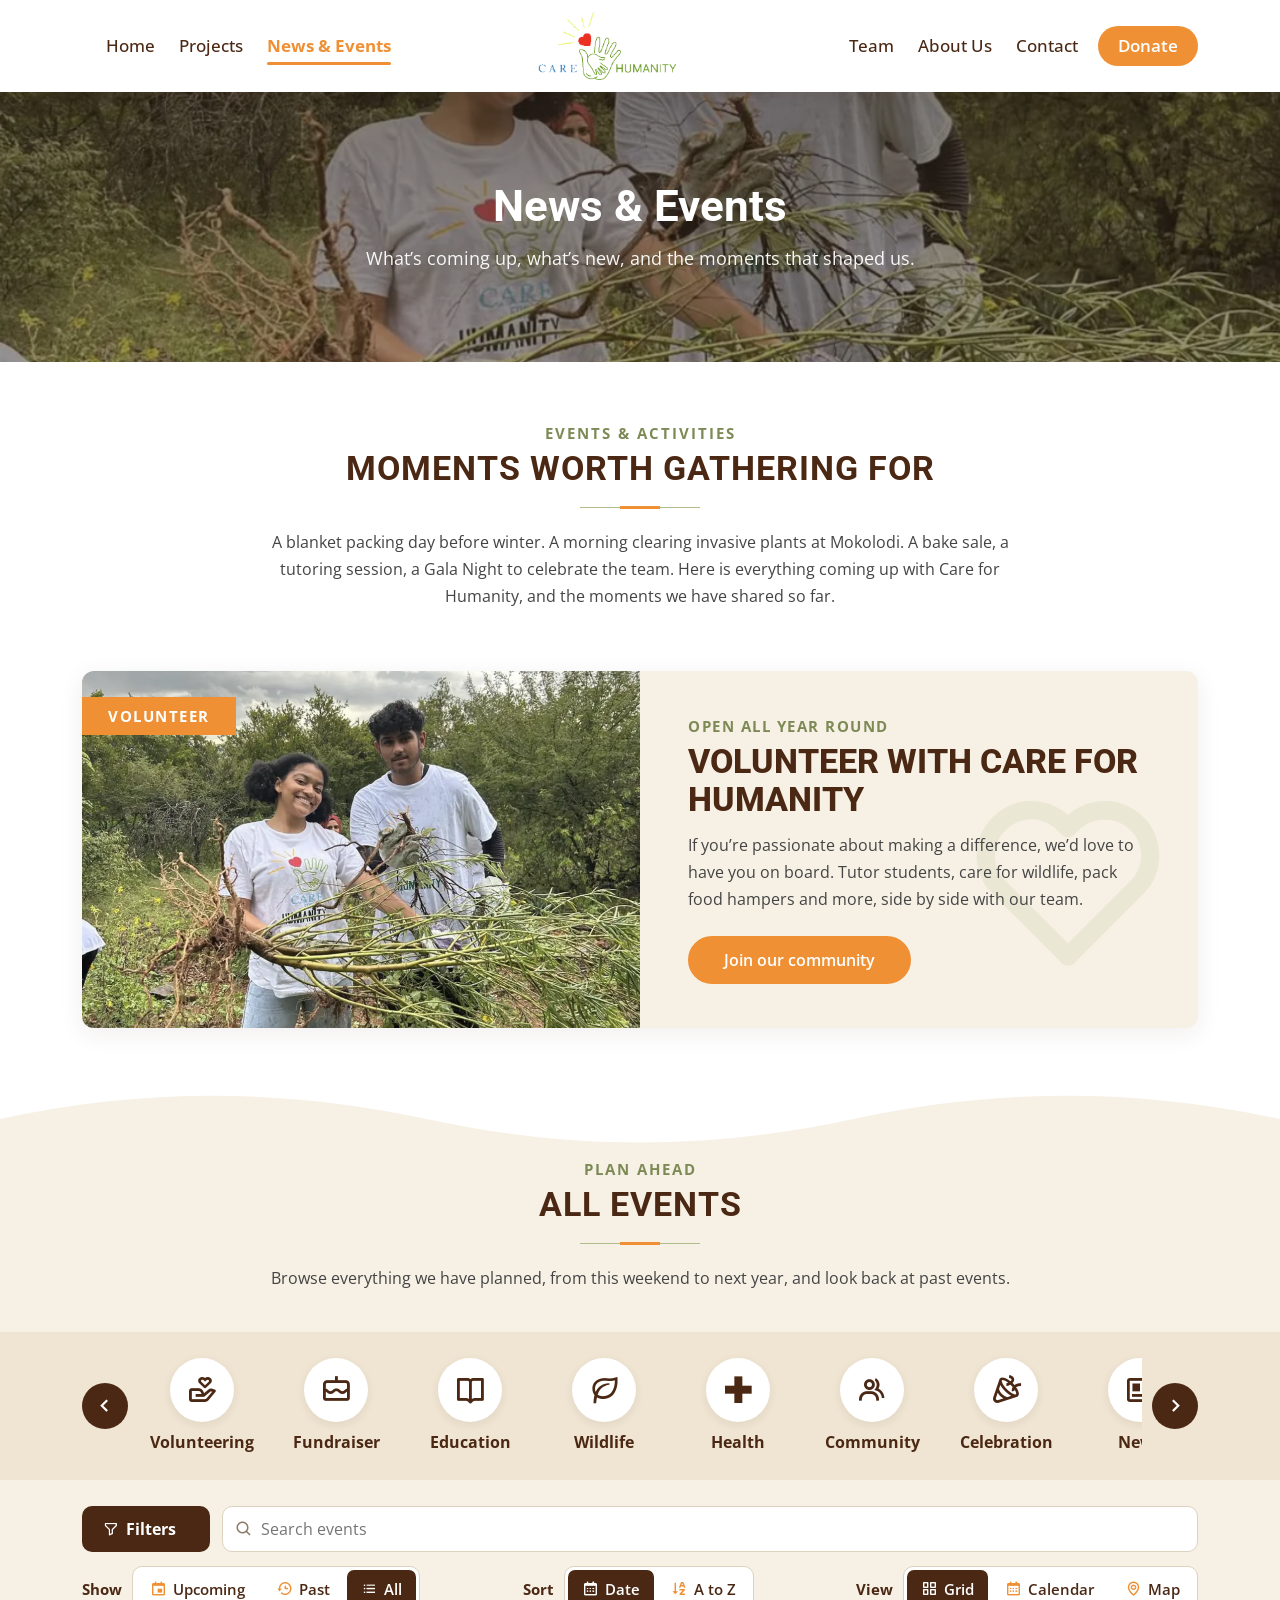
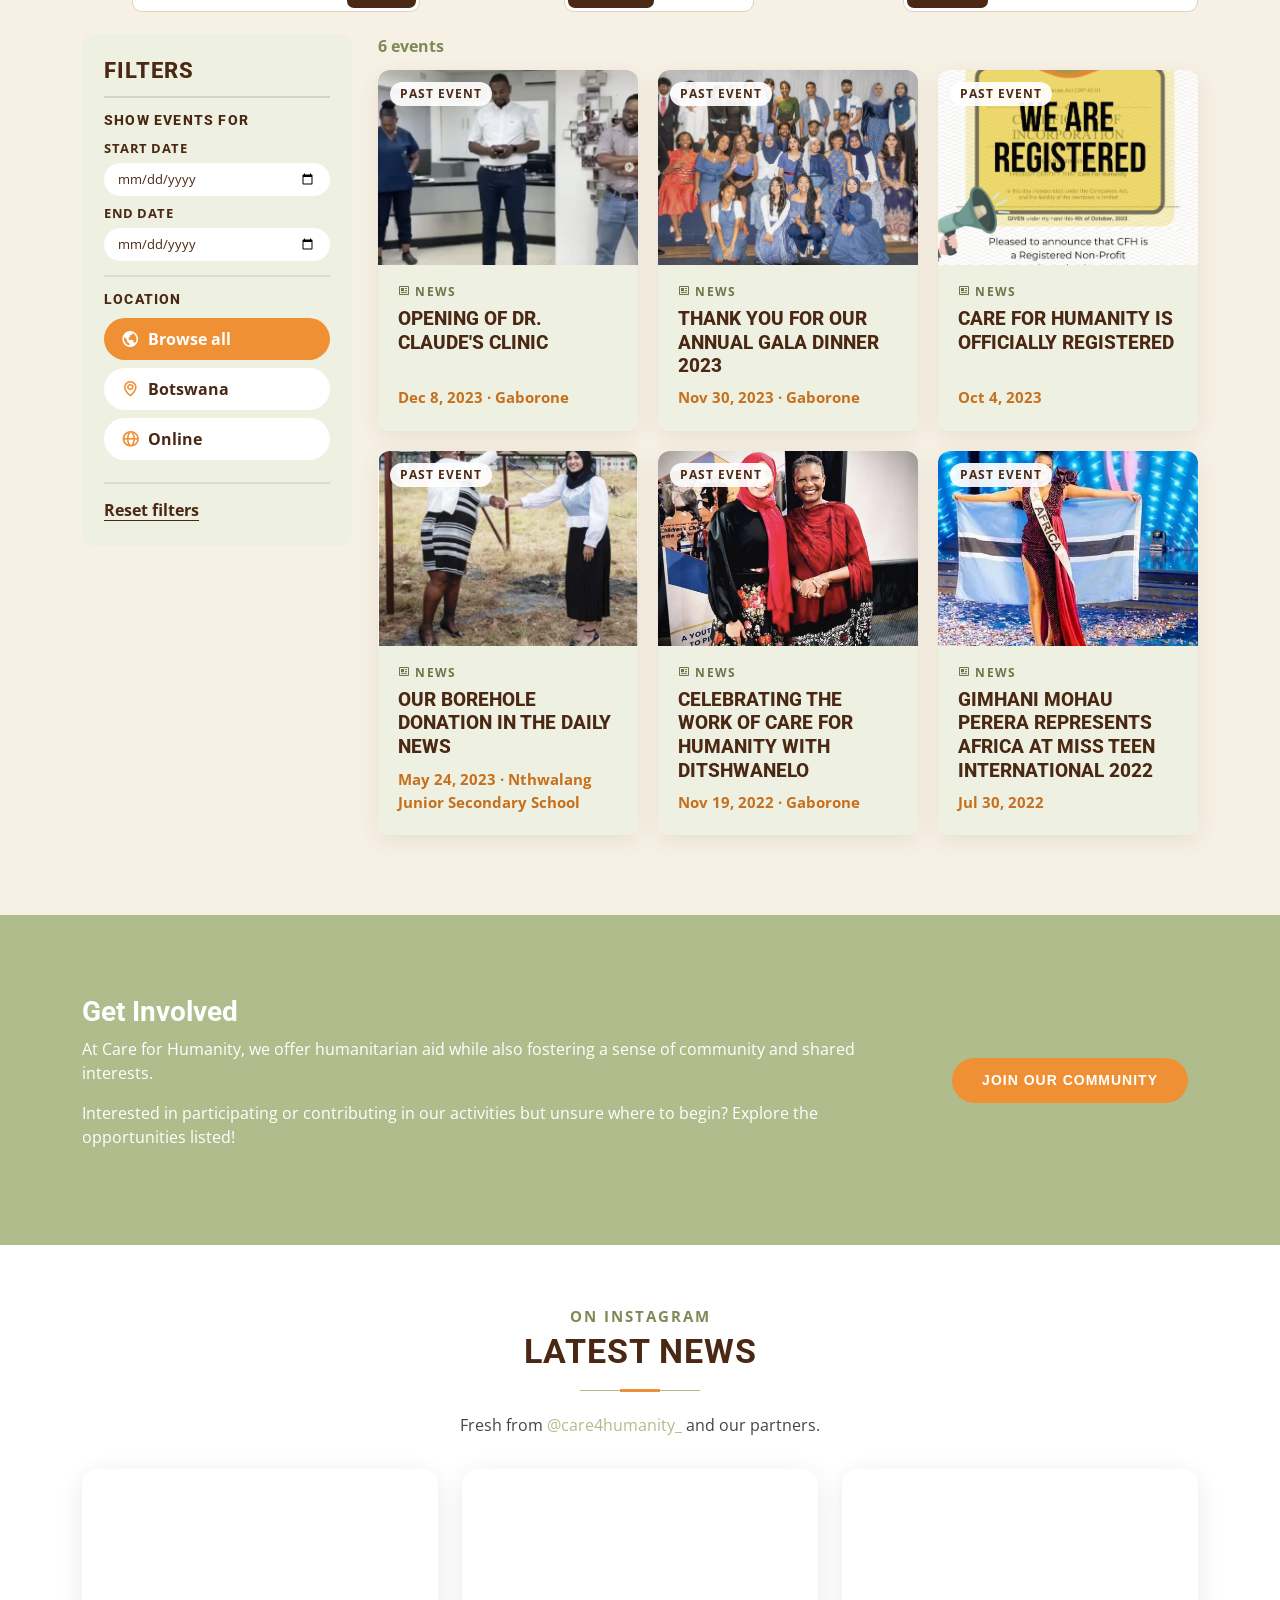
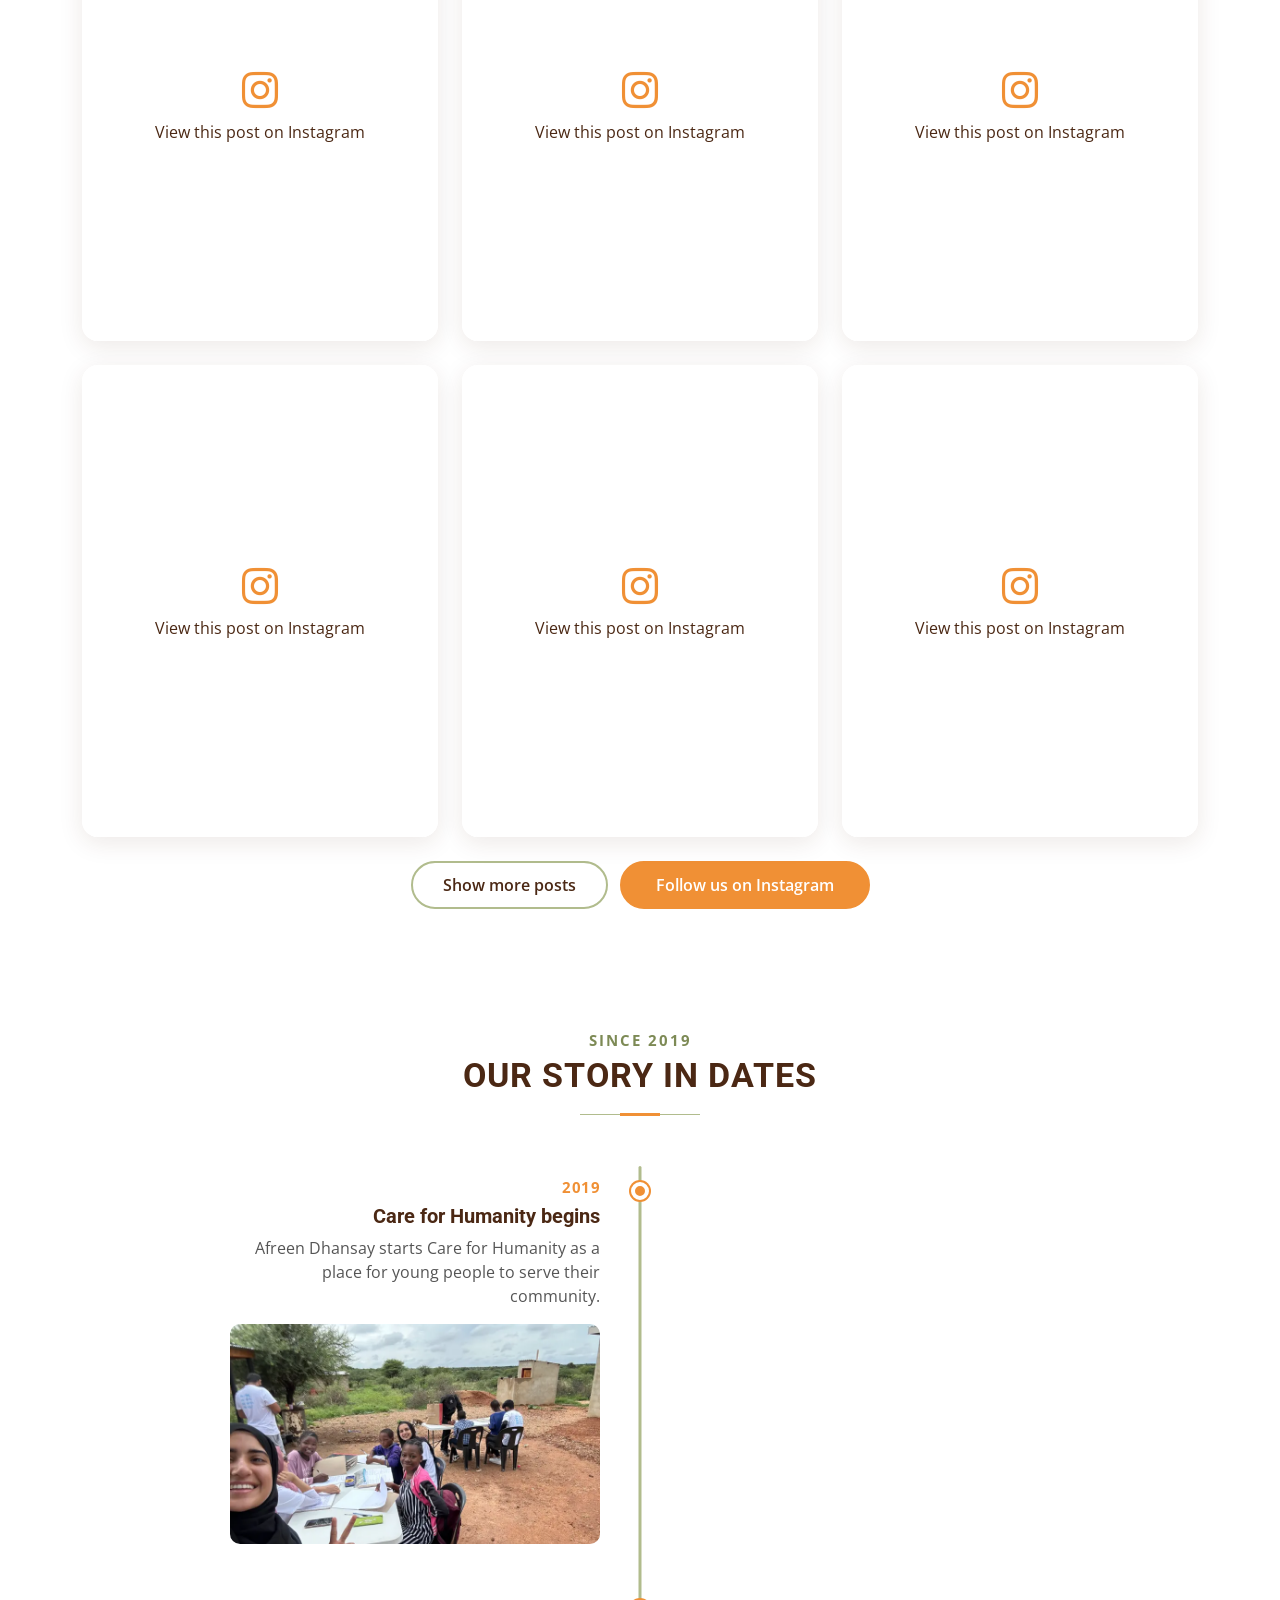
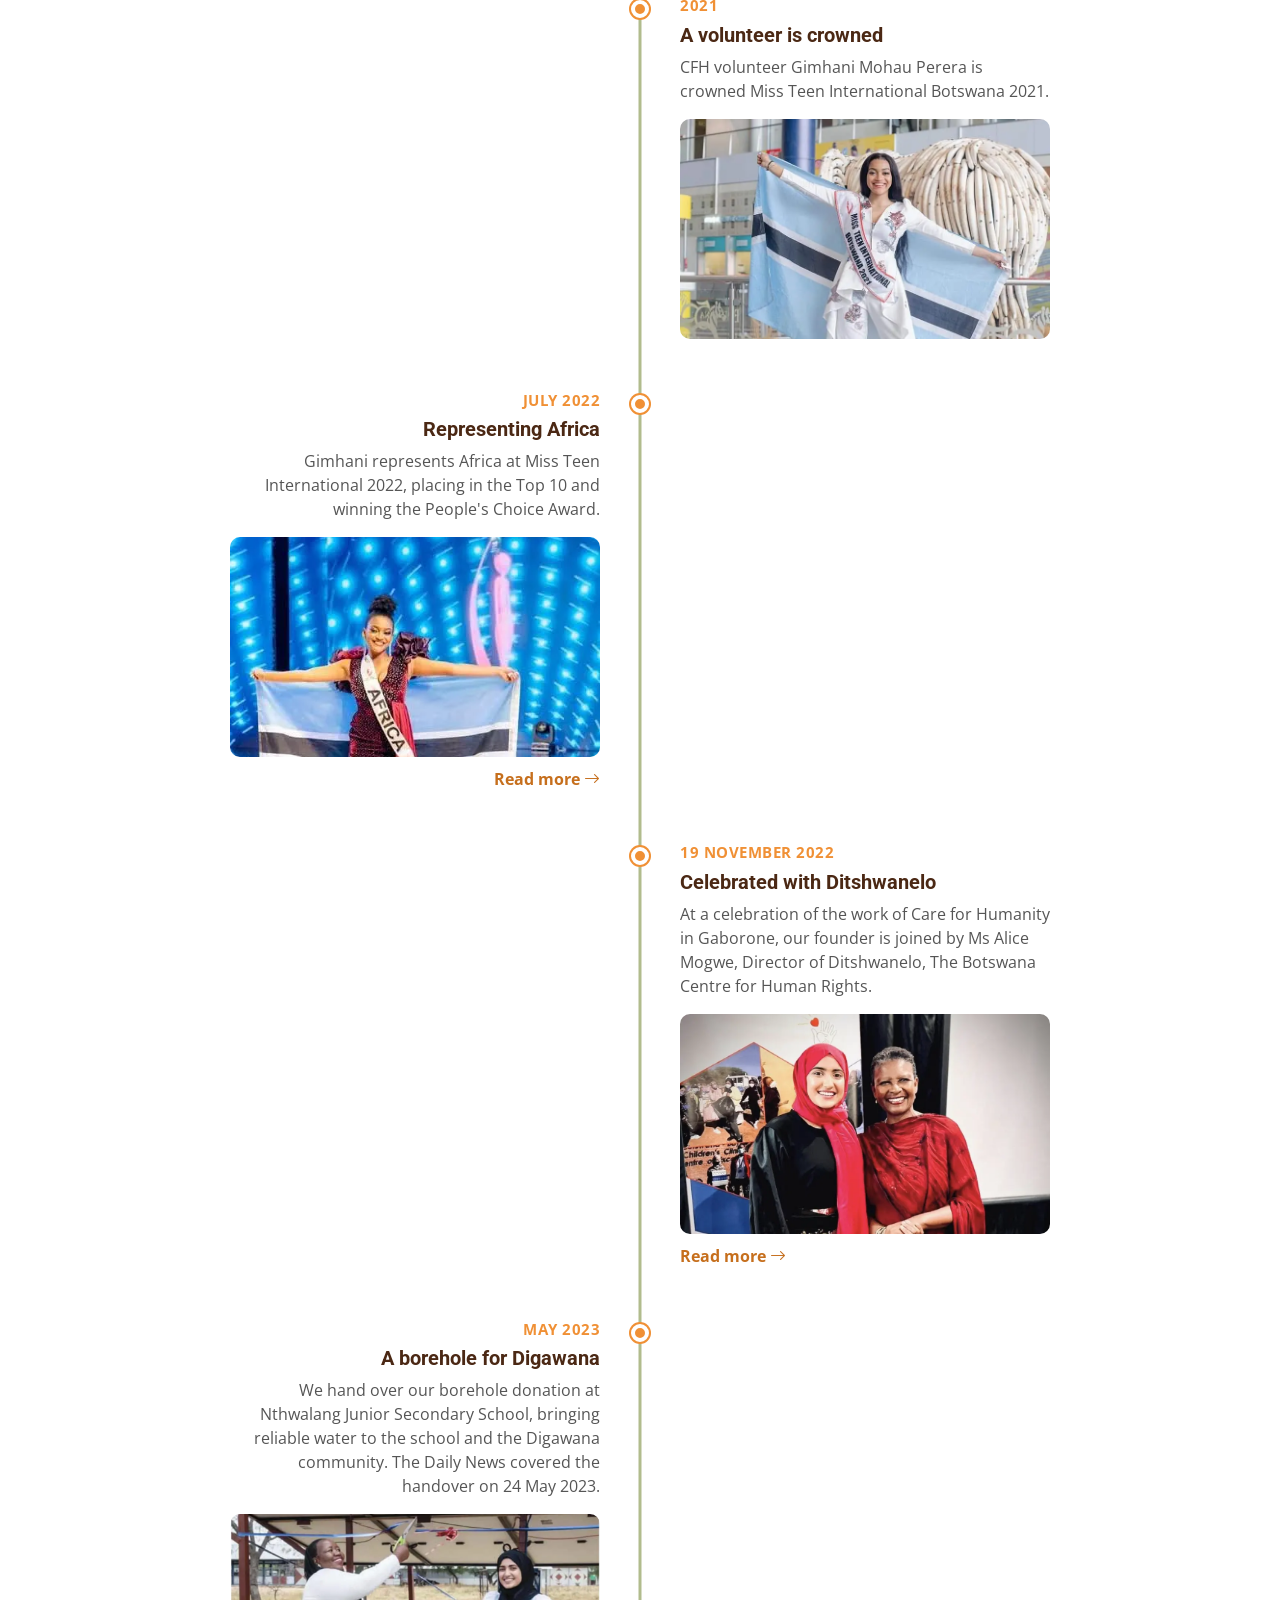
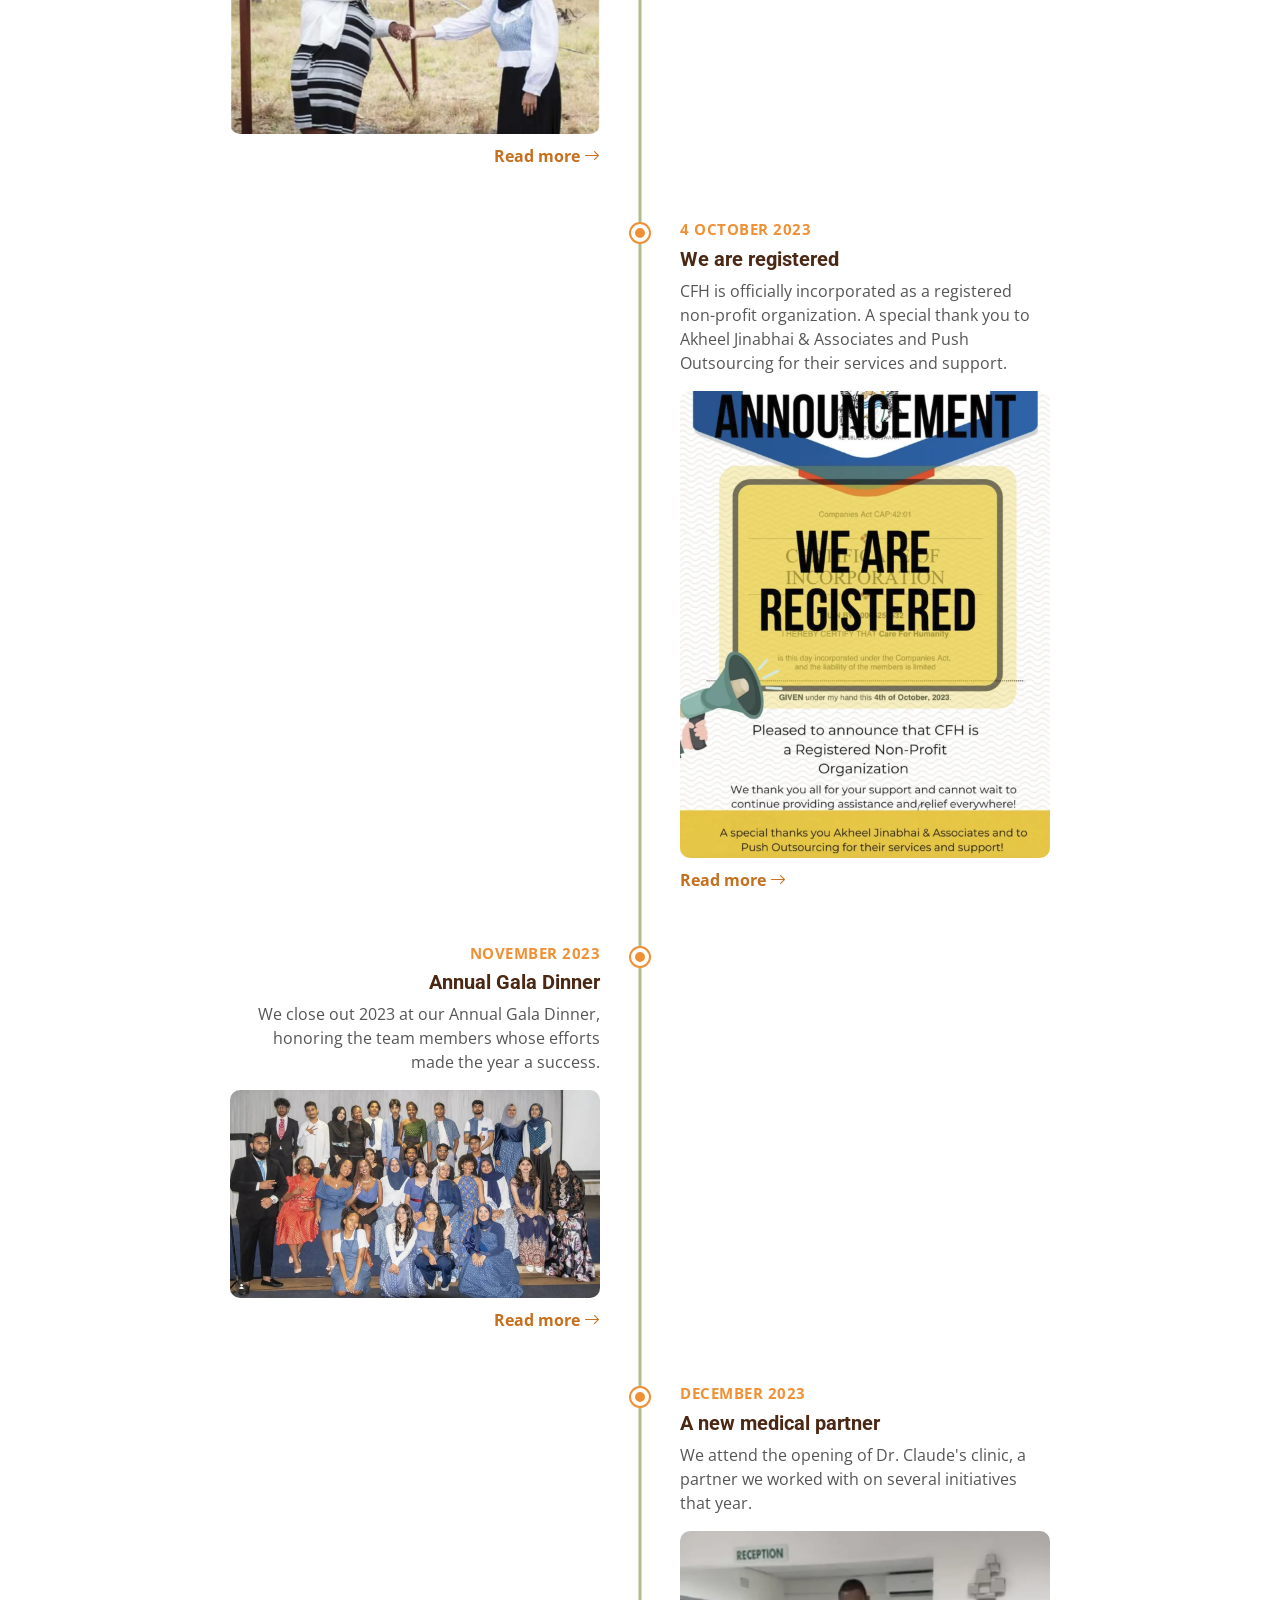
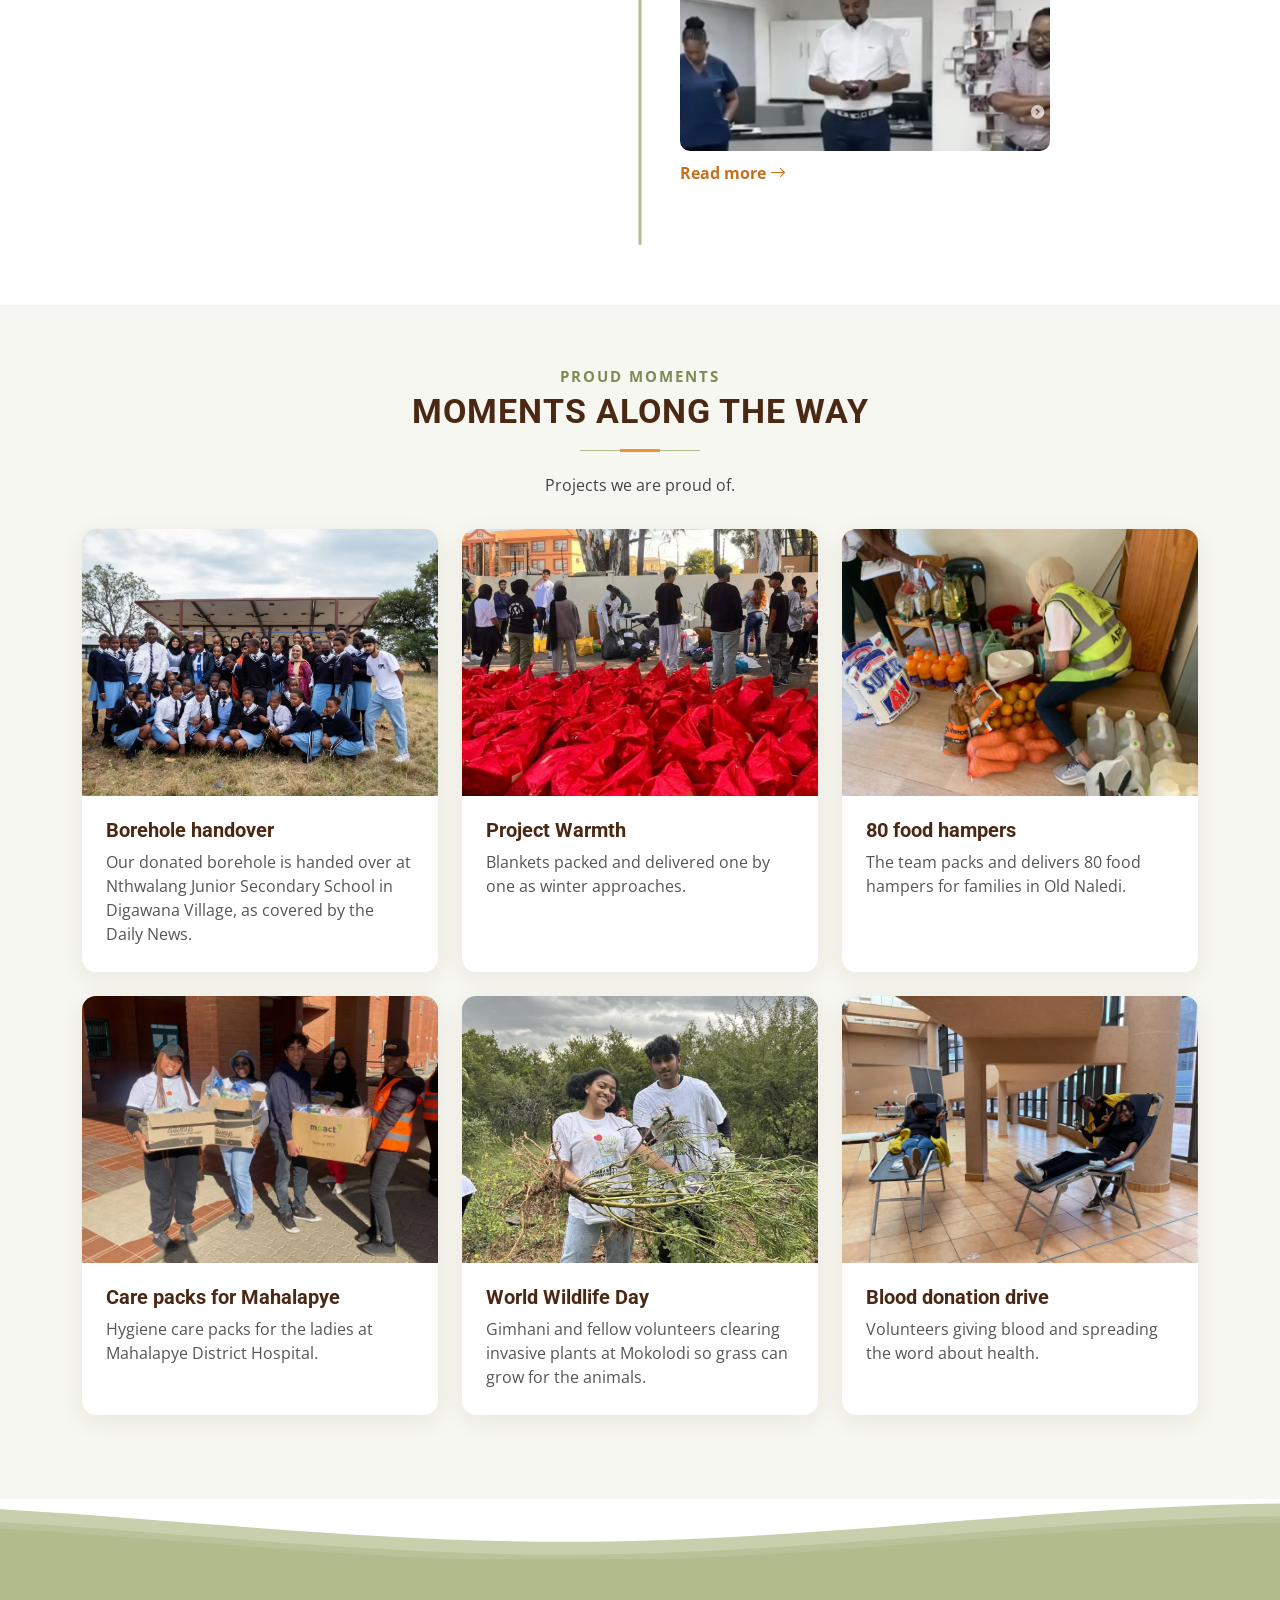
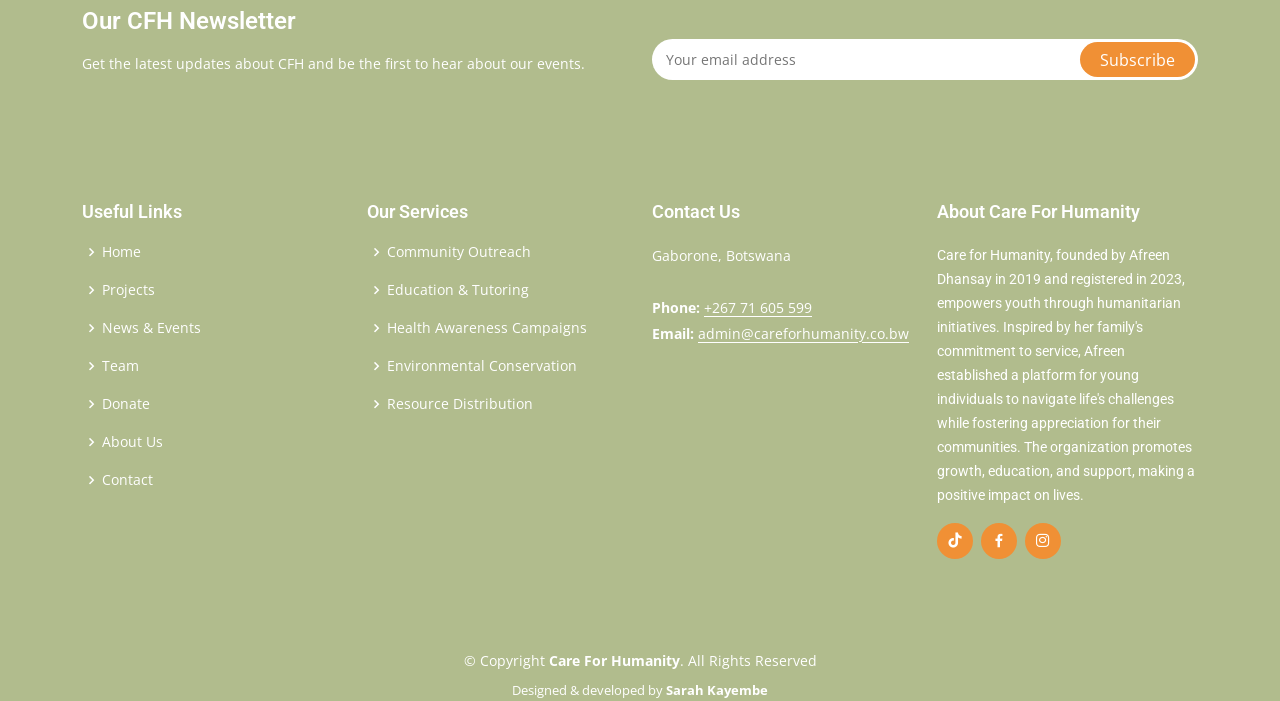
<file: timelines.html>
<!DOCTYPE html>
<html lang="en">

<head>
  <meta charset="utf-8">
  <meta content="width=device-width, initial-scale=1.0" name="viewport">

  <title>News & Events | Care For Humanity</title>
  <meta name="description" content="Upcoming events, news and key dates for Care For Humanity in Botswana: search, filter and add events to your calendar.">
  <meta name="keywords" content="Care For Humanity, CFH, charity, Botswana, Gaborone, youth, volunteering, donations">
  <meta property="og:title" content="News & Events | Care For Humanity">
  <meta property="og:description" content="Upcoming events, news and key dates for Care For Humanity in Botswana: search, filter and add events to your calendar.">
  <meta property="og:type" content="website">
  <meta name="theme-color" content="#B1BC8D">

  <!-- Favicons -->
  <link href="assets/img/favicon.png" rel="icon" type="image/png">
  <link href="assets/img/apple-touch-icon.png" rel="apple-touch-icon">

  <!-- Google Fonts -->
  <link rel="preconnect" href="https://fonts.googleapis.com">
  <link rel="preconnect" href="https://fonts.gstatic.com" crossorigin>
  <link href="https://fonts.googleapis.com/css2?family=Open+Sans:ital,wght@0,300;0,400;0,600;0,700;1,400&family=Roboto:wght@400;500;700&family=Noto+Serif+TC:wght@400;700&display=swap" rel="stylesheet">

  <!-- Vendor CSS Files -->
  <link href="assets/vendor/aos/aos.css" rel="stylesheet">
  <link href="assets/vendor/bootstrap/css/bootstrap.min.css" rel="stylesheet">
  <link href="assets/vendor/bootstrap-icons/bootstrap-icons.min.css" rel="stylesheet">
  <link href="assets/vendor/boxicons/css/boxicons.min.css" rel="stylesheet">

  <!-- Main CSS File -->
  <link href="assets/css/style.css" rel="stylesheet">

  <!-- =======================================================
  * Website Name: Care For Humanity
  * Updated: October 2026
  * Author: Sarah Kayembe
  ======================================================== -->
</head>

<body>

  <!-- ======= Header ======= -->
  <header id="header" class="fixed-top d-flex align-items-center header-transparent">
    <div class="container d-flex justify-content-between align-items-center">

      <!-- Left Navigation -->
      <nav id="navbar-left" class="navbar">
        <ul>
          <li><a href="index.html">Home</a></li>
          <li><a href="projects.html">Projects</a></li>
          <li><a href="timelines.html">News &amp; Events</a></li>
        </ul>
      </nav>

      <!-- Central Logo: full logo at the top, hand badge when scrolled and on phones -->
      <div class="logo">
        <a href="index.html" class="logo-link" aria-label="Care For Humanity home">
          <img src="assets/img/logo-wordmark.png" alt="Care For Humanity" class="logo-full" width="400" height="167">
          <span class="logo-badge"><img src="assets/img/logo-hand.png" alt="" width="174" height="189"></span>
        </a>
      </div>

      <!-- Right Navigation -->
      <nav id="navbar-right" class="navbar">
        <ul>
          <li><a href="team.html">Team</a></li>
          <li><a href="about.html">About Us</a></li>
          <li><a href="contact.html">Contact</a></li>
          <li class="nav-donate"><a href="donate.html">Donate</a></li>
        </ul>
      </nav>
      <i class="bi bi-list mobile-nav-toggle"></i>

    </div>
  </header><!-- End Header -->

    <section class="page-hero" style="background-image: url('assets/img/photos/volunteers-clearing-plants.webp');">
      <div class="container" data-aos="fade-up">
        <h1>News &amp; Events</h1>
        <p>What’s coming up, what’s new, and the moments that shaped us.</p>
      </div>
    </section>

  <main id="main">

    <section class="ev-intro">
      <div class="container">
        <div class="section-title kicker-title" data-aos="fade-up">
          <span class="kicker">Events &amp; activities</span>
          <h2>Moments Worth Gathering For</h2>
          <p>A blanket packing day before winter. A morning clearing invasive plants at Mokolodi. A bake sale, a tutoring session, a Gala Night to celebrate the team. Here is everything coming up with Care for Humanity, and the moments we have shared so far.</p>
        </div>
        <div id="ev-spotlight" class="ev-spotlight" data-aos="fade-up"></div>
      </div>
    </section>

    <section id="ev-featured" class="pt-0">
      <div class="container">
        <div class="section-title kicker-title" data-aos="fade-up">
          <span class="kicker">Dive right in</span>
          <h2>Featured Events</h2>
          <p>Our next chances to get involved. <strong>Dates and times can change, so check back or follow us on Instagram before you go.</strong></p>
        </div>
        <div id="ev-featured-grid" class="row"></div>
      </div>
    </section>

    <section id="all-events" class="ev-all">
      <svg class="ev-wave" viewBox="0 0 1440 90" preserveAspectRatio="none" aria-hidden="true"><path d="M0,40 C160,0 320,0 480,40 C640,80 800,80 960,40 C1120,0 1280,0 1440,40 L1440,90 L0,90 Z"/></svg>
      <div class="container">
        <div class="section-title kicker-title" data-aos="fade-up">
          <span class="kicker">Plan ahead</span>
          <h2>All Events</h2>
          <p>Browse everything we have planned, from this weekend to next year, and look back at past events.</p>
        </div>
      </div>
      <div class="ev-cats-band">
        <div class="container ev-cats-wrap">
          <button type="button" id="ev-cats-prev" class="ev-cats-arrow" aria-label="Scroll categories left"><i class="bx bx-chevron-left"></i></button>
          <div id="ev-cats" class="ev-cats" role="group" aria-label="Filter by category"></div>
          <button type="button" id="ev-cats-next" class="ev-cats-arrow" aria-label="Scroll categories right"><i class="bx bx-chevron-right"></i></button>
        </div>
      </div>
      <div class="container">
        <div class="ev-toolbar">
          <div class="tb-row">
            <button type="button" id="ev-filter-toggle" class="tb-filter" aria-expanded="true"><i class="bx bx-filter-alt"></i> Filters</button>
            <label class="ev-searchbox"><i class="bx bx-search"></i><input id="ev-search" type="search" placeholder="Search events" aria-label="Search events"></label>
          </div>
          <div class="tb-row tb-controls">
            <div class="tb-group">
              <span class="tb-label">Show</span>
              <div class="seg" role="group" aria-label="Show">
                <button type="button" class="seg-btn" data-period="upcoming"><i class="bx bx-calendar-event"></i> Upcoming</button>
                <button type="button" class="seg-btn" data-period="past"><i class="bx bx-history"></i> Past</button>
                <button type="button" class="seg-btn" data-period="all"><i class="bx bx-list-ul"></i> All</button>
              </div>
            </div>
            <div class="tb-group">
              <span class="tb-label">Sort</span>
              <div class="seg" role="group" aria-label="Sort">
                <button type="button" class="seg-btn" data-sort="date"><i class="bx bx-calendar"></i> Date</button>
                <button type="button" class="seg-btn" data-sort="title"><i class="bx bx-sort-a-z"></i> A to Z</button>
              </div>
            </div>
            <div class="tb-group">
              <span class="tb-label">View</span>
              <div class="seg" role="group" aria-label="View">
                <button type="button" class="seg-btn" data-view="grid"><i class="bx bx-grid-alt"></i> Grid</button>
                <button type="button" class="seg-btn" data-view="calendar"><i class="bx bx-calendar"></i> Calendar</button>
                <button type="button" class="seg-btn" data-view="map"><i class="bx bx-map"></i> Map</button>
              </div>
            </div>
          </div>
        </div>

        <div class="ev-layout">
          <aside class="ev-filters" aria-label="Filters">
            <h3>Filters</h3>
            <div class="f-block">
              <h4>Show events for</h4>
              <div class="f-dates">
                <label><span>Start date</span><input type="date" id="ev-start"></label>
                <label><span>End date</span><input type="date" id="ev-end"></label>
              </div>
            </div>
            <div class="f-block">
              <h4>Location</h4>
              <div id="ev-locations"></div>
            </div>
            <button type="button" id="ev-reset" class="f-reset">Reset filters</button>
          </aside>
          <div class="ev-results">
            <p id="ev-count" class="ev-count" aria-live="polite"></p>
            <div id="ev-grid"></div>
            <div class="text-center"><button type="button" id="ev-more" class="btn-outline-sage mt-3" hidden>Load more events</button></div>
            <div id="ev-cal" class="ev-bigcal" hidden></div>
            <div id="ev-map" class="ev-mapview" hidden></div>
          </div>
        </div>
      </div>
    </section>

    <!-- ======= Cta Section ======= -->
    <section id="cta" class="cta">
      <div class="container">

        <div class="row" data-aos="zoom-out">
          <div class="col-lg-9 text-center text-lg-start">
            <h3>Get Involved</h3>
            <p> At Care for Humanity, we offer humanitarian aid while also fostering a sense of community and shared interests. </p>
            <p> Interested in participating or contributing in our activities but unsure where to begin? Explore the opportunities listed!</p>
          </div>
          <div class="col-lg-3 cta-btn-container text-center">
            <a class="cta-btn align-middle" href="contact.html?topic=Volunteer">Join our community</a>
          </div>
        </div>

      </div>
    </section><!-- End Cta Section -->

    <section id="instagram">
      <div class="container">
        <div class="section-title kicker-title" data-aos="fade-up">
          <span class="kicker">On Instagram</span>
          <h2>Latest News</h2>
          <p>Fresh from <a href="https://www.instagram.com/care4humanity_/" target="_blank" rel="noopener">@care4humanity_</a> and our partners.</p>
        </div>
        <!--
          To add an Instagram post, paste its link at the START of this list (newest first),
          separated by commas. The first 6 show straight away; the rest appear with "Show more posts".
        -->
        <div class="ig-feed" data-show="6" data-posts="https://www.instagram.com/reel/DasZyGbsGHQ/, https://www.instagram.com/p/DTm8zD1DAnA/, https://www.instagram.com/p/DO5iiS_DDqy/, https://www.instagram.com/p/DO5ibeljDK8/, https://www.instagram.com/p/DKZrXCKM23k/, https://www.instagram.com/p/DKZqxhHMat4/, https://www.instagram.com/p/DARTZcjs5al/, https://www.instagram.com/p/C_QQlznskhX/, https://www.instagram.com/p/C_FglIEsNon/, https://www.instagram.com/reel/C_Ff922Mu_H/"></div>
        <div class="text-center mt-4">
          <button type="button" class="btn-outline-sage ig-more" hidden>Show more posts</button>
          <a href="https://www.instagram.com/care4humanity_/" target="_blank" rel="noopener" class="btn-orange d-inline-block ms-2">Follow us on Instagram</a>
        </div>
      </div>
    </section>

    <section>
      <div class="container">
        <div class="section-title kicker-title" data-aos="fade-up">
          <span class="kicker">Since 2019</span>
          <h2>Our Story in Dates</h2>
        </div>
        <div class="timeline">
        <div class="tl-item" data-aos="fade-up">
          <div class="tl-date">2019</div>
          <h4>Care for Humanity begins</h4>
          <p>Afreen Dhansay starts Care for Humanity as a place for young people to serve their community.</p>
          <img src="assets/img/photos/../gallery/student2.webp" class="img-fluid" alt="CFH Founder and students gathered for tuition" loading="lazy">
          <div class="ig-slot" data-ig=""></div>
        </div>
        <div class="tl-item" data-aos="fade-up">
          <div class="tl-date">2021</div>
          <h4>A volunteer is crowned</h4>
          <p>CFH volunteer Gimhani Mohau Perera is crowned Miss Teen International Botswana 2021.</p>
          <img src="assets/img/photos/gimhani-airport.webp" class="img-fluid" alt="Gimhani Mohau Perera with the flag of Botswana at the airport" loading="lazy">
          <div class="ig-slot" data-ig=""></div>
        </div>
        <div class="tl-item" data-aos="fade-up">
          <div class="tl-date">July 2022</div>
          <h4>Representing Africa</h4>
          <p>Gimhani represents Africa at Miss Teen International 2022, placing in the Top 10 and winning the People's Choice Award.</p>
          <img src="assets/img/photos/gimhani-africa-stage.webp" class="img-fluid" alt="Gimhani on stage with the flag of Botswana and an Africa sash" loading="lazy">
          <a class="tl-more" href="event.html?id=gimhani-mohau-perera-represents-africa-at-miss-teen-international-2022-20220730">Read more <i class="bi bi-arrow-right"></i></a>
          <div class="ig-slot" data-ig=""></div>
        </div>
        <div class="tl-item" data-aos="fade-up">
          <div class="tl-date">19 November 2022</div>
          <h4>Celebrated with Ditshwanelo</h4>
          <p>At a celebration of the work of Care for Humanity in Gaborone, our founder is joined by Ms Alice Mogwe, Director of Ditshwanelo, The Botswana Centre for Human Rights.</p>
          <img src="assets/img/photos/founder-ditshwanelo-2022.webp" class="img-fluid" alt="Afreen Dhansay with Alice Mogwe" loading="lazy">
          <a class="tl-more" href="event.html?id=celebrating-the-work-of-care-for-humanity-with-ditshwanelo-20221119">Read more <i class="bi bi-arrow-right"></i></a>
          <div class="ig-slot" data-ig=""></div>
        </div>
        <div class="tl-item" data-aos="fade-up">
          <div class="tl-date">May 2023</div>
          <h4>A borehole for Digawana</h4>
          <p>We hand over our borehole donation at Nthwalang Junior Secondary School, bringing reliable water to the school and the Digawana community. The Daily News covered the handover on 24 May 2023.</p>
          <img src="assets/img/photos/daily-news-borehole-2023.webp" class="img-fluid" alt="Daily News photo of the borehole handover" loading="lazy">
          <a class="tl-more" href="event.html?id=our-borehole-donation-in-the-daily-news-20230524">Read more <i class="bi bi-arrow-right"></i></a>
          <div class="ig-slot" data-ig=""></div>
        </div>
        <div class="tl-item" data-aos="fade-up">
          <div class="tl-date">4 October 2023</div>
          <h4>We are registered</h4>
          <p>CFH is officially incorporated as a registered non-profit organization. A special thank you to Akheel Jinabhai &amp; Associates and Push Outsourcing for their services and support.</p>
          <img src="assets/img/photos/registration-announcement.webp" class="img-fluid" alt="Announcement that Care For Humanity is a registered non-profit" loading="lazy">
          <a class="tl-more" href="event.html?id=care-for-humanity-is-officially-registered-20231004">Read more <i class="bi bi-arrow-right"></i></a>
          <div class="ig-slot" data-ig=""></div>
        </div>
        <div class="tl-item" data-aos="fade-up">
          <div class="tl-date">November 2023</div>
          <h4>Annual Gala Dinner</h4>
          <p>We close out 2023 at our Annual Gala Dinner, honoring the team members whose efforts made the year a success.</p>
          <img src="assets/img/photos/gala-2023-team.webp" class="img-fluid" alt="The team at the Annual Gala Dinner 2023" loading="lazy">
          <a class="tl-more" href="event.html?id=thank-you-for-our-annual-gala-dinner-2023-20231130">Read more <i class="bi bi-arrow-right"></i></a>
          <div class="ig-slot" data-ig=""></div>
        </div>
        <div class="tl-item" data-aos="fade-up">
          <div class="tl-date">December 2023</div>
          <h4>A new medical partner</h4>
          <p>We attend the opening of Dr. Claude's clinic, a partner we worked with on several initiatives that year.</p>
          <img src="assets/img/photos/clinic-opening-2023.webp" class="img-fluid" alt="At the opening of Dr. Claude's clinic" loading="lazy">
          <a class="tl-more" href="event.html?id=opening-of-dr-claude-s-clinic-20231208">Read more <i class="bi bi-arrow-right"></i></a>
          <div class="ig-slot" data-ig=""></div>
        </div>
        </div>
      </div>
    </section>

    <section class="soft-bg">
      <div class="container">
        <div class="section-title kicker-title" data-aos="fade-up">
          <span class="kicker">Proud moments</span>
          <h2>Moments Along the Way</h2>
          <p>Projects we are proud of.</p>
        </div>
        <div class="row">
          <div class="col-md-6 col-lg-4 mb-4" data-aos="fade-up">
            <div class="group-card">
              <img src="assets/img/photos/borehole-ceremony.webp" class="img-fluid" alt="Borehole handover ceremony" loading="lazy">
              <div class="body">
                <h4>Borehole handover</h4>
                <p>Our donated borehole is handed over at Nthwalang Junior Secondary School in Digawana Village, as covered by the Daily News.</p>
                <div class="ig-slot" data-ig=""></div>
              </div>
            </div>
          </div>
          <div class="col-md-6 col-lg-4 mb-4" data-aos="fade-up">
            <div class="group-card">
              <img src="assets/img/photos/project-warmth.webp" class="img-fluid" alt="Blankets packed in red bags" loading="lazy">
              <div class="body">
                <h4>Project Warmth</h4>
                <p>Blankets packed and delivered one by one as winter approaches.</p>
                <div class="ig-slot" data-ig=""></div>
              </div>
            </div>
          </div>
          <div class="col-md-6 col-lg-4 mb-4" data-aos="fade-up">
            <div class="group-card">
              <img src="assets/img/photos/../gallery/com1.webp" class="img-fluid" alt="Team packing food hampers" loading="lazy">
              <div class="body">
                <h4>80 food hampers</h4>
                <p>The team packs and delivers 80 food hampers for families in Old Naledi.</p>
                <div class="ig-slot" data-ig=""></div>
              </div>
            </div>
          </div>
          <div class="col-md-6 col-lg-4 mb-4" data-aos="fade-up">
            <div class="group-card">
              <img src="assets/img/photos/../gallery/com4.webp" class="img-fluid" alt="Volunteers carrying hygiene care packs" loading="lazy">
              <div class="body">
                <h4>Care packs for Mahalapye</h4>
                <p>Hygiene care packs for the ladies at Mahalapye District Hospital.</p>
                <div class="ig-slot" data-ig=""></div>
              </div>
            </div>
          </div>
          <div class="col-md-6 col-lg-4 mb-4" data-aos="fade-up">
            <div class="group-card">
              <img src="assets/img/photos/volunteers-clearing-plants.webp" class="img-fluid" alt="Two volunteers pulling out invasive plants" loading="lazy">
              <div class="body">
                <h4>World Wildlife Day</h4>
                <p>Gimhani and fellow volunteers clearing invasive plants at Mokolodi so grass can grow for the animals.</p>
                <div class="ig-slot" data-ig=""></div>
              </div>
            </div>
          </div>
          <div class="col-md-6 col-lg-4 mb-4" data-aos="fade-up">
            <div class="group-card">
              <img src="assets/img/photos/../gallery/com3.webp" class="img-fluid" alt="Blood donation" loading="lazy">
              <div class="body">
                <h4>Blood donation drive</h4>
                <p>Volunteers giving blood and spreading the word about health.</p>
                <div class="ig-slot" data-ig=""></div>
              </div>
            </div>
          </div>
        </div>
      </div>
    </section>

  </main><!-- End #main -->

  <!-- ======= Footer ======= -->
  <footer id="footer" data-aos="fade-up" data-aos-easing="ease-in-out" data-aos-duration="500">

    <svg class="hero-waves" xmlns="http://www.w3.org/2000/svg" xmlns:xlink="http://www.w3.org/1999/xlink" viewBox="0 24 150 28 " preserveAspectRatio="none">
      <defs>
        <path id="wave-path" d="M-160 44c30 0 58-18 88-18s 58 18 88 18 58-18 88-18 58 18 88 18 v-44h-352z" />
      </defs>
      <g class="wave3">
        <use xlink:href="#wave-path" x="50" y="0" fill="#fff" />
      </g>
      <g class="wave1">
        <use xlink:href="#wave-path" x="50" y="9" fill="rgba(255,255,255, .1)" />
      </g>
      <g class="wave2">
        <use xlink:href="#wave-path" x="50" y="6" fill="rgba(255,255,255, .2)" />
      </g>
    </svg>

    <div class="footer-newsletter">
      <div class="container">
        <div class="row">
          <div class="col-lg-6">
            <h4>Our CFH Newsletter</h4>
            <p>Get the latest updates about CFH and be the first to hear about our events.</p>
          </div>
          <div class="col-lg-6">
            <form action="#" method="post">
              <input type="email" name="email" placeholder="Your email address" aria-label="Your email address" required><input type="submit" value="Subscribe">
            </form>
          </div>
        </div>
      </div>
    </div>

    <div class="footer-top">
      <div class="container">
        <div class="row">

          <div class="col-lg-3 col-md-6 footer-links">
            <h4>Useful Links</h4>
            <ul>
              <li><i class="bx bx-chevron-right"></i> <a href="index.html">Home</a></li>
              <li><i class="bx bx-chevron-right"></i> <a href="projects.html">Projects</a></li>
              <li><i class="bx bx-chevron-right"></i> <a href="timelines.html">News &amp; Events</a></li>
              <li><i class="bx bx-chevron-right"></i> <a href="team.html">Team</a></li>
              <li><i class="bx bx-chevron-right"></i> <a href="donate.html">Donate</a></li>
              <li><i class="bx bx-chevron-right"></i> <a href="about.html">About Us</a></li>
              <li><i class="bx bx-chevron-right"></i> <a href="contact.html">Contact</a></li>
            </ul>
          </div>

          <div class="col-lg-3 col-md-6 footer-links">
            <h4>Our Services</h4>
            <ul>
              <li><i class="bx bx-chevron-right"></i> <a href="projects.html#communities">Community Outreach</a></li>
              <li><i class="bx bx-chevron-right"></i> <a href="projects.html#students">Education &amp; Tutoring</a></li>
              <li><i class="bx bx-chevron-right"></i> <a href="projects.html#health">Health Awareness Campaigns</a></li>
              <li><i class="bx bx-chevron-right"></i> <a href="projects.html#wildlife">Environmental Conservation</a></li>
              <li><i class="bx bx-chevron-right"></i> <a href="projects.html#food-relief">Resource Distribution</a></li>
            </ul>
          </div>

          <div class="col-lg-3 col-md-6 footer-contact">
            <h4>Contact Us</h4>
            <p>
              Gaborone, Botswana<br><br>
              <strong>Phone:</strong> <a href="tel:+26771605599">+267 71 605 599</a><br>
              <strong>Email:</strong> <a href="mailto:admin@careforhumanity.co.bw">admin@careforhumanity.co.bw</a><br>
            </p>
          </div>

          <div class="col-lg-3 col-md-6 footer-info">
            <h3>About Care For Humanity</h3>
            <p>Care for Humanity, founded by Afreen Dhansay in 2019 and registered in 2023, empowers youth through humanitarian initiatives. Inspired by her family's commitment to service, Afreen established a platform for young individuals to navigate life's challenges while fostering appreciation for their communities. The organization promotes growth, education, and support, making a positive impact on lives.</p>
            <div class="social-links mt-3">
              <a href="https://www.tiktok.com/@care4humanity_" class="tiktok" target="_blank" rel="noopener" aria-label="TikTok"><i class="bx bxl-tiktok"></i></a>
              <a href="https://www.facebook.com/Care4humanitybw/" class="facebook" target="_blank" rel="noopener" aria-label="Facebook"><i class="bx bxl-facebook"></i></a>
              <a href="https://www.instagram.com/care4humanity_/" class="instagram" target="_blank" rel="noopener" aria-label="Instagram"><i class="bx bxl-instagram"></i></a>
            </div>
          </div>

        </div>
      </div>
    </div>

    <div class="container">
      <div class="copyright">
        &copy; Copyright <strong><span>Care For Humanity</span></strong>. All Rights Reserved
      </div>
      <div class="credits">
        Designed &amp; developed by <strong><span>Sarah Kayembe</span></strong>
      </div>
    </div>
  </footer><!-- End Footer -->

  <a href="#" class="back-to-top d-flex align-items-center justify-content-center" aria-label="Back to top"><i class="bi bi-arrow-up-short"></i></a>

  <!-- Vendor JS Files -->
  <script src="assets/vendor/aos/aos.js"></script>
  <script src="assets/vendor/bootstrap/js/bootstrap.bundle.min.js"></script>
  <script src="assets/js/events-data.js"></script>
  <script src="assets/js/events-core.js"></script>
  <script src="assets/js/events-page.js"></script>

  <!-- Main JS File -->
  <script src="assets/js/main.js"></script>

</body>

</html>
</file>
<file: assets/css/style.css>
/**
* Website Name: Care For Humanity
* Updated: Oct 5, 2024
* Author: Sarah Kayembe
*/

.dark-background {
  --background-color: #060606;
  --default-color: #ffffff;
  --heading-color: #ffffff;
  --accent-color: #2ea359;
  --surface-color: #252525;
  --contrast-color: #ffffff;
}

/*--------------------------------------------------------------
# General
--------------------------------------------------------------*/

body {
  font-family: "Open Sans", sans-serif;
  
}

a {
  color: #B1BC8D;
  text-decoration: none;
}

a:hover {
  color: #F09035;
  text-decoration: none;
}

h1,
h2,
h3,
h4,
h5,
h6,
.font-primary {
  font-family: "Roboto", sans-serif;
}

h1, h2 {
  color: #4B2814;
  font-size: 28px;
  font-weight: 400;
}
/*--------------------------------------------------------------
# Back to top button
--------------------------------------------------------------*/
.back-to-top {
  position: fixed;
  visibility: hidden;
  opacity: 0;
  right: 15px;
  bottom: 15px;
  z-index: 99999;
  background: #F09035;
  width: 40px;
  height: 40px;
  border-radius: 4px;
  transition: all 0.4s;
}

.back-to-top i {
  font-size: 24px;
  color: #fff;
  line-height: 0;
}

.back-to-top:hover {
  background: #fff;
  color: #F09035;
  border: 2px solid #F09035;
}

.back-to-top i:hover {
  font-size: 24px;
  color: #F09035;
  line-height: 0;
}

.back-to-top.active {
  visibility: visible;
  opacity: 1;
}

/*--------------------------------------------------------------
# Disable aos animation delay on mobile devices
--------------------------------------------------------------*/
@media screen and (max-width: 768px) {
  [data-aos-delay] {
    transition-delay: 0 !important;
  }
}

/*--------------------------------------------------------------
# Header
--------------------------------------------------------------*/
#header {
  height: 70px;
  transition: all 0.5s;
  z-index: 997;
  transition: all 0.5s;
  background: #1e4356;
}

#header.header-transparent {
  background: none;
}

#header.header-scrolled {
  background: rgba(240, 144, 53, 0.97);
  height: 120px;
}

/* SOLID NAVBAR ONLY FOR THE PROJECTS PAGE */
.projects-page #header {
  background: rgba(240, 144, 53, 0.97) !important;
  height: 120px;
}

#header .logo {
  flex-grow: 1;
  text-align: center;
}

#header .logo img {
  max-height: 100px;
}

#navbar-left,
#navbar-right {
  flex-grow: 0;
}

/*--------------------------------------------------------------
# Navigation Menu
--------------------------------------------------------------*/
.navbar {
  padding: 0;
}

.navbar ul {
  margin: 0;
  padding: 0;
  display: flex;
  list-style: none;
  align-items: center;
}

.navbar li {
  position: relative;
}

.navbar a,
.navbar a:focus {
  display: flex;
  align-items: center;
  justify-content: space-between;
  padding: 10px 0 10px 30px;
  font-family: "Open Sans", sans-serif;
  font-size: 20px;
  color: #fff;
  white-space: nowrap;
  transition: 0.3s;
}

.navbar a i,
.navbar a:focus i {
  font-size: 12px;
  line-height: 0;
  margin-left: 15px;
}

.navbar a:hover,
.navbar .active,
.navbar .active:focus,
.navbar li:hover>a {
  color: #fff;
  text-shadow: 0 0 20px rgba(255, 255, 255, 0.8), 0 0 20px rgba(255, 255, 255, 0.9), 0 0 20px rgba(255, 255, 255, 0.9), 0 0 20px rgba(255, 255, 255, 0.9) ;
  font-weight: 400px;
}

.navbar .dropdown ul {
  display: block;
  position: absolute;
  left: 14px;
  top: calc(100% + 30px);
  margin: 0;
  padding: 10px 0;
  z-index: 99;
  opacity: 0;
  visibility: hidden;
  background: #fff;
  box-shadow: 0px 0px 30px rgba(127, 137, 161, 0.25);
  transition: 0.3s;
}

.navbar .dropdown ul li {
  min-width: 200px;
}

.navbar .dropdown ul a {
  padding: 10px 20px;
  font-size: 14px;
  text-transform: none;
  color: #1c3745;
}

.navbar .dropdown ul a i {
  font-size: 12px;
}

.navbar .dropdown ul a:hover,
.navbar .dropdown ul .active:hover,
.navbar .dropdown ul li:hover>a {
  color: #68A4C4;
}

.navbar .dropdown:hover>ul {
  opacity: 1;
  top: 100%;
  visibility: visible;
}

.navbar .dropdown .dropdown ul {
  top: 0;
  left: calc(100% - 30px);
  visibility: hidden;
}

.navbar .dropdown .dropdown:hover>ul {
  opacity: 1;
  top: 0;
  left: 100%;
  visibility: visible;
}

@media (max-width: 1366px) {
  .navbar .dropdown .dropdown ul {
    left: -90%;
  }

  .navbar .dropdown .dropdown:hover>ul {
    left: -100%;
  }
}

/*--------------------------------------------------------------
# Mobile Navigation
--------------------------------------------------------------*/
.mobile-nav-toggle {
  color: #fff;
  font-size: 28px;
  cursor: pointer;
  display: none;
  line-height: 0;
  transition: 0.5s;
}

.mobile-nav-toggle.bi-x {
  color: #fff;
}

@media (max-width: 991px) {
  .mobile-nav-toggle {
    display: block;
  }

  .navbar ul {
    display: none;
  }
}

.navbar-mobile {
  position: fixed;
  overflow: hidden;
  top: 0;
  right: 0;
  left: 0;
  bottom: 0;
  background: rgba(17, 38, 48, 0.9);
  transition: 0.3s;
}

.navbar-mobile .mobile-nav-toggle {
  position: absolute;
  top: 15px;
  right: 15px;
}

.navbar-mobile ul {
  display: block;
  position: absolute;
  top: 55px;
  right: 15px;
  bottom: 15px;
  left: 15px;
  padding: 10px 0;
  background-color: #fff;
  overflow-y: auto;
  transition: 0.3s;
}

.navbar-mobile a,
.navbar-mobile a:focus {
  padding: 10px 20px;
  font-size: 15px;
  color: #1e4356;
}

.navbar-mobile a:hover,
.navbar-mobile .active,
.navbar-mobile li:hover>a {
  color: #68A4C4;
}

.navbar-mobile .getstarted,
.navbar-mobile .getstarted:focus {
  margin: 15px;
}

.navbar-mobile .dropdown ul {
  position: static;
  display: none;
  margin: 10px 20px;
  padding: 10px 0;
  z-index: 99;
  opacity: 1;
  visibility: visible;
  background: #fff;
  box-shadow: 0px 0px 30px rgba(127, 137, 161, 0.25);
}

.navbar-mobile .dropdown ul li {
  min-width: 200px;
}

.navbar-mobile .dropdown ul a {
  padding: 10px 20px;
}

.navbar-mobile .dropdown ul a i {
  font-size: 12px;
}

.navbar-mobile .dropdown ul a:hover,
.navbar-mobile .dropdown ul .active:hover,
.navbar-mobile .dropdown ul li:hover>a {
  color: #68A4C4;
}

.navbar-mobile .dropdown>.dropdown-active {
  display: block;
}


/*--------------------------------------------------------------
# Hero Section
--------------------------------------------------------------*/
#hero {
  width: 100%;
  height: 90vh;
  overflow: hidden;
  position: relative;
}

#hero::after {
  content: "";
  position: absolute;
  left: 50%;
  top: 0;
  width: 130%;
  height: 95%;
  background: linear-gradient(to right, rgba(44, 30, 14, 0.589), rgba(44, 30, 14, 0.401)), url("../img/photos/hero.webp") center top no-repeat;
  z-index: 0;
  border-radius: 0 0 50% 50%;
  transform: translateX(-50%) rotate(0deg);
}

#hero::before {
  content: "";
  position: absolute;
  left: 50%;
  top: 0;
  width: 130%;
  height: 96%;
  background: #B1BC8D;
  opacity: 0.3;
  z-index: 0;
  border-radius: 0 0 50% 50%;
  transform: translateX(-50%) translateY(18px) rotate(2deg);
}

#hero .carousel-container {
  display: flex;
  justify-content: center;
  align-items: center;
  flex-direction: column;
  text-align: center;
  bottom: 0;
  top: 0;
  left: 0;
  right: 0;
}

#hero h2 {
  color: #fff;
  margin-bottom: 5px;
  font-size: 48px;
  font-weight: 700;
}

#hero p {
  width: 80%;
  animation-delay: 0.4s;
  margin: 0 auto 30px auto;
  color: #fff;
}

#hero .carousel-control-prev,
#hero .carousel-control-next {
  width: 10%;
}

#hero .carousel-control-next-icon,
#hero .carousel-control-prev-icon {
  background: none;
  font-size: 48px;
  line-height: 1;
  width: auto;
  height: auto;
}

/* Style for the Donate Button */
.btn-donate {
  padding: 7px 50px; 
  margin-top: 40px;
  border-radius: 50px; 
  background-color: #F09035; 
  color: #fff; 
  border: 2px solid transparent;
  font-size: 18px; 
  text-transform: uppercase; 
  transition: all 0.3s ease-in-out; 
}

.btn-donate:hover {
  background-color: #fff;
  color: #F09035; 
  border: 2px solid #F09035; 
}

/* TO BE REMOVED!!!!
#hero .btn-get-started {
  font-family: "Roboto", sans-serif;
  font-weight: 500;
  font-size: 14px;
  letter-spacing: 1px;
  display: inline-block;
  padding: 12px 32px;
  border-radius: 50px;
  transition: 0.5s;
  line-height: 1;
  margin: 10px;
  color: #fff;
  animation-delay: 0.8s;
  border: 2px solid #F09035;
}

#hero .btn-get-started:hover {
  background: #F09035;
  color: #fff;
  text-decoration: none;
}*/

@media (min-width: 1024px) {
  #hero p {
    width: 60%;
  }

  #hero .carousel-control-prev,
  #hero .carousel-control-next {
    width: 5%;
  }
}

@media (max-width: 768px) {
  #hero::after {
    width: 180%;
    height: 95%;
    border-radius: 0 0 50% 50%;
    transform: translateX(-50%) rotate(0deg);
  }

  #hero::before {
    top: 0;
    width: 180%;
    height: 94%;
    border-radius: 0 0 50% 50%;
    transform: translateX(-50%) translateY(20px) rotate(4deg);
  }
}

@media (max-width: 575px) {
  #hero h2 {
    font-size: 30px;
  }

  #hero::after {
    left: 40%;
    top: 0;
    width: 200%;
    height: 95%;
    border-radius: 0 0 50% 50%;
    transform: translateX(-50%) rotate(0deg);
  }

  #hero::before {
    left: 50%;
    top: 0;
    width: 200%;
    height: 94%;
    border-radius: 0 0 50% 50%;
    transform: translateX(-50%) translateY(20px) rotate(4deg);
  }
}

/*--------------------------------------------------------------
# Hero No Slider Section
--------------------------------------------------------------*/
#hero-no-slider {
  width: 100%;
  height: 100vh;
  overflow: hidden;
  position: relative;
  text-align: center;
}

#hero-no-slider::before {
  content: "";
  position: absolute;
  left: 0;
  top: 0;
  right: 0;
  bottom: 0;
  background: linear-gradient(to right, rgba(30, 67, 86, 0.8), rgba(30, 67, 86, 0.6)), url("../img/photos/hero.webp") center top no-repeat;
}

#hero-no-slider h2 {
  color: #fff;
  margin-bottom: 15px;
  font-size: 48px;
  font-weight: 700;
}

#hero-no-slider p {
  color: #fff;
}

#hero-no-slider .btn-get-started {
  font-family: "Roboto", sans-serif;
  font-weight: 500;
  font-size: 14px;
  letter-spacing: 1px;
  display: inline-block;
  padding: 12px 32px;
  border-radius: 50px;
  transition: 0.5s;
  line-height: 1;
  margin: 10px;
  color: #fff;
  animation-delay: 0.8s;
  border: 2px solid #68A4C4;
}

#hero-no-slider .btn-get-started:hover {
  background: #68A4C4;
  color: #fff;
  text-decoration: none;
}

@media (max-width: 575px) {
  #hero-no-slider h2 {
    font-size: 30px;
  }
}

/*--------------------------------------------------------------
# Sections General
--------------------------------------------------------------*/
section {
  padding: 60px 0;
}

.section-bg {
  background-color: #ffffff;
}

.section-title {
  text-align: center;
  padding-bottom: 30px;
}

.section-title h2 {
  font-size: 28px;
  font-weight: bold;
  margin-bottom: 20px;
  padding-bottom: 20px;
  position: relative;
}

.section-title h2::before {
  content: "";
  position: absolute;
  display: block;
  width: 120px;
  height: 1px;
  background: #B1BC8D;
  bottom: 1px;
  left: calc(50% - 60px);
}

.section-title h2::after {
  content: "";
  position: absolute;
  display: block;
  width: 40px;
  height: 3px;
  background: #F09035;
  bottom: 0;
  left: calc(50% - 20px);
}

.section-title p {
  margin-bottom: 0;
}

/*--------------------------------------------------------------
# Breadcrumbs
--------------------------------------------------------------*/
.breadcrumbs {
  padding: 15px 0;
  background-color: #f3f8fa;
  min-height: 40px;
}

.breadcrumbs h2 {
  font-size: 28px;
  font-weight: 300;
}

.breadcrumbs ol {
  display: flex;
  flex-wrap: wrap;
  list-style: none;
  padding: 0;
  margin: 0;
}

.breadcrumbs ol li+li {
  padding-left: 10px;
}

.breadcrumbs ol li+li::before {
  display: inline-block;
  padding-right: 10px;
  color: #6c757d;
  content: "/";
}

@media (max-width: 768px) {
  .breadcrumbs .d-flex {
    display: block !important;
  }

  .breadcrumbs ol {
    display: block;
  }

  .breadcrumbs ol li {
    display: inline-block;
  }
}

/*--------------------------------------------------------------
# Our Services
--------------------------------------------------------------*/
.services {
  padding-bottom: 20px;
}

.services .icon-box {
  padding: 30px;
  position: relative;
  overflow: hidden;
  margin: 0 0 40px 0;
  background: #fff;
  box-shadow: 0 5px 26px 0 rgba(68, 88, 144, 0.14);
  transition: all 0.3s ease-in-out;
  text-align: center;
  border: 1px solid #fff;
}

.services .icon {
  margin: 0 auto 20px auto;
  padding-top: 17px;
  display: inline-block;
  text-align: center;
  border-radius: 50%;
  width: 72px;
  height: 72px;
}

.services .icon i {
  font-size: 36px;
  line-height: 1;
}

.services .title {
  font-weight: 700;
  margin-bottom: 15px;
  font-size: 18px;
}

.services .title a {
  color: #111;
}

.services .description {
  font-size: 15px;
  line-height: 28px;
  margin-bottom: 0;
}

.services .icon-box-pink .icon {
  background: #fceef3;
}

.services .icon-box-pink .icon i {
  color: #ff689b;
}

.services .icon-box-pink:hover {
  border-color: #ff689b;
}

.services .icon-box-cyan .icon {
  background: #e6fdfc;
}

.services .icon-box-cyan .icon i {
  color: #3fcdc7;
}

.services .icon-box-cyan:hover {
  border-color: #3fcdc7;
}

.services .icon-box-green .icon {
  background: #eafde7;
}

.services .icon-box-green .icon i {
  color: #41cf2e;
}

.services .icon-box-green:hover {
  border-color: #41cf2e;
}

.services .icon-box-blue .icon {
  background: #e1eeff;
}

.services .icon-box-blue .icon i {
  color: #2282ff;
}

.services .icon-box-blue:hover {
  border-color: #2282ff;
}

/*--------------------------------------------------------------
# Cta
--------------------------------------------------------------*/
.cta {
  background: #B1BC8D;
  padding: 80px 0;
}

.cta h3 {
  color: #fff;
  font-size: 28px;
  font-weight: 700;
}

.cta p {
  color: #fff;
}

.cta .cta-btn {
  font-family: "Raleway", sans-serif;
  text-transform: uppercase;
  font-weight: 700;
  font-size: 14px;
  letter-spacing: 1px;
  display: inline-block;
  padding: 12px 30px;
  border-radius: 50px;
  transition: 0.5s;
  margin: 10px;
  color: #fff;
  background: #F09035;
}

.cta .cta-btn:hover {
  background: #fff;
  color: #ef6603;
}

@media (max-width: 1024px) {
  .cta {
    background-attachment: scroll;
  }
}

@media (min-width: 769px) {
  .cta .cta-btn-container {
    display: flex;
    align-items: center;
    justify-content: flex-end;
  }
}

/*--------------------------------------------------------------
# Newsletter
--------------------------------------------------------------*/
.newsletter-section {
  background-color: #aab88b;
  text-align: center;
  padding: 40px 20px;
  color: white;
  font-family: Arial, sans-serif;
}

.newsletter-section h2 {
  margin-bottom: 10px;
  color: #fff;
  font-size: 28px;
  font-weight: 700;
}

.newsletter-section h3 {
  font-size: 22px;
  font-weight: bold;
  margin-bottom: 20px;
}

.newsletter-section p {
  font-size: 16px;
  margin-bottom: 30px;
  color: #fff;
}

.newsletter-form {
  display: inline-flex;
  align-items: center;
  border-bottom: 1px solid white;
}

.newsletter-form input[type="email"] {
  border: none;
  padding: 10px;
  font-size: 16px;
  background: none;
  color: white;
  outline: none;
}

.newsletter-form input[type="email"]::placeholder {
  color: white;
  opacity: 1; /* Ensures the color is fully white */
}

.newsletter-form input[type="email"]:-ms-input-placeholder { /* Internet Explorer 10-11 */
  color: white;
}

.newsletter-form input[type="email"]::-ms-input-placeholder { /* Microsoft Edge */
  color: white;
}


.newsletter-form button {
  background: none;
  border: none;
  color: white;
  font-size: 24px;
  cursor: pointer;
}

.newsletter-form button:hover {
  color: #333; /* Optional: change color on hover */
}

/* NEW!! NEW!! NEW!! NEW!! NEW!! NEW!! NEW!! NEW!! NEW!! NEW!! NEW!! NEW!! NEW!! NEW!! NEW!! NEW!!*/

/*--------------------------------------------------------------
# Global Page Titles & Breadcrumbs
--------------------------------------------------------------*/
.page-title {
  color: var(--default-color);
  background-color: var(--background-color);
  background-size: cover;
  background-position: center;
  background-repeat: no-repeat;
  padding: 60px 0;
  text-align: center;
  position: relative;
}

.page-title:before {
  content: "";
  background-color: color-mix(in srgb, var(--background-color), transparent 50%);
  position: absolute;
  inset: 0;
}

.page-title h1 {
  font-size: 42px;
  font-weight: 700;
  margin-bottom: 10px;
}




/*--------------------------------------------------------------
# About Us
--------------------------------------------------------------*/
.foundation-section {
  background-color: #f9f9f9;
  padding: 40px 0;
}

.section-title1 {
  font-size: 28px;
  font-weight: bold;
  color: #5b3924;
  margin-bottom: 30px;
}

.foundation-card1 {
  background-color: #B1BC8D;
  border-radius: 0px 220px 0px 0px;
  overflow: hidden;
  padding-bottom: 0px;
}

.projects-page .foundation-card1{
  background-color: #B1BC8D;
  border-radius: 220px 220px 0px 0px;
  overflow: hidden;
  padding-bottom: 0px;
}

.foundation-card2 {
  background-color: #B1BC8D;
  border-radius: 220px 220px 0px 0px;
  overflow: hidden;
  padding-bottom: 0px;
}

.foundation-card3 {
  background-color: #B1BC8D;
  border-radius: 220px 0px 0px 0px;
  overflow: hidden;
  padding-bottom: 0px;
}

.foundation-card1 .image-container {
  position: relative;
  overflow: hidden;
}

.foundation-card1 .rounded-image {
  width: 100%;
  height: auto;
  border-radius: 0px 220px 0px 0px;
}

.projects-page .foundation-card1 .rounded-image {
  width: 100%;
  height: auto;
  border-radius: 220px 220px 0px 0px;
}

.foundation-card2 .rounded-image {
  width: 100%;
  height: auto;
  border-radius: 220px 220px 0px 0px;
}

.foundation-card3 .rounded-image {
  width: 100%;
  height: auto;
  border-radius: 220px 0px 0px 0px;
}

.foundation-card .info {
  background-color: #a4b480;
  padding: 15px 0;
}

.foundation-card1 .icon {
  font-size: 50px;
  color: white;
  margin-top: 5px;
  margin-bottom: 0px;
}

.foundation-card2 .icon {
  font-size: 50px;
  color: white;
  margin-top: 5px;
  margin-bottom: 0px;
}
.foundation-card3 .icon {
  font-size: 50px;
  color: white;
  margin-top: 5px;
  margin-bottom: 0px;
}

h5 {
  font-size: 18px;
  color: #4B2814;
  margin-top: 15px;
}

/*--------------------------------------------------------------
# Why Us
--------------------------------------------------------------*/
.inspire-section {
  background-color: #B1BC8D; 
  padding: 50px 0; 
  text-align: center;
}

.inspire-section .main-heading {
  font-size: 36px;
  font-weight: bold;
  color: #fff;
  margin-bottom: 20px;
}

.inspire-section .sub-heading {
  font-size: 18px;
  font-weight: normal;
  color: #ffffff; 
  margin-bottom: 20px;
}

.inspire-section .description {
  font-size: 16px;
  color: #ffffff; 
  line-height: 1.8;
  margin-bottom: 40px;
}

.inspire-section .hand-icon {
  width: 99px;
  height: 99px;
  margin-top: 5px;
}

/* Make the icon container flexible for future styling */
.icon-container {
  display: flex;
  justify-content: center;
  align-items: center;
}


/*--------------------------------------------------------------
# Features
--------------------------------------------------------------*/
.features .row+.row {
  margin-top: 100px;

}

.features h3 {
  font-weight: bold;
  font-size: 17px;
  font-family: 'Noto Serif TC', serif;
  
  
}

.features .feature_paragraph{
  font-family: 'Noto Serif TC', serif;
  font-size: 15px;
  text-align:justify;
}

.features .source-link{
  font-size: 14px;
  margin-bottom: 15px;
  font-family: 'Noto Serif TC', serif;
}

.features .source-link a:hover{
  color: #F09035;

}

.features ul {
  list-style: none;
  padding: 0;
}
.features p:last-child {
  margin-bottom: 0;
}
.disaster {
  color: rgb(141, 141, 141);
  font-size: 12px;
}

.features .feature_subheading{
  font-size: 16px;
  font-weight: 400;
  color: #4B2814; 
  line-height: 1.8;
}
/*--------------------------------------------------------------
# About
--------------------------------------------------------------*/
.about h3 {
  font-weight: 400;
  font-size: 26px;
}

.about ul {
  list-style: none;
  padding: 0;
}

.about ul li {
  padding-bottom: 10px;
}

.about ul i {
  font-size: 20px;
  padding-right: 4px;
  color: #68A4C4;
}

.about p:last-child {
  margin-bottom: 0;
}

/*--------------------------------------------------------------
# Facts
--------------------------------------------------------------*/
.facts .counters span {
  font-size: 48px;
  display: block;
  color: #68A4C4;
}

.facts .counters p {
  padding: 0;
  margin: 0 0 20px 0;
  font-family: "Roboto", sans-serif;
  font-size: 14px;
}

/*--------------------------------------------------------------
# Our Skills
--------------------------------------------------------------*/
.skills {
  padding: 60px 0;
}

.skills .progress {
  height: 35px;
  margin-bottom: 10px;
}

.skills .progress .skill {
  line-height: 35px;
  padding: 0;
  margin: 0 0 0 20px;
  text-transform: uppercase;
}

.skills .progress .skill .val {
  float: right;
  font-style: normal;
  margin: 0 20px 0 0;
}

.skills .progress-bar {
  width: 1px;
  text-align: left;
  transition: 0.9s;
}

/*--------------------------------------------------------------
# Tetstimonials
--------------------------------------------------------------*/
.testimonials {
  padding: 60px 0;
}

.testimonials .section-header {
  margin-bottom: 40px;
}

.testimonials .testimonials-carousel {
  overflow: hidden;
}

.testimonials .testimonial-item {
  text-align: center;
}

.testimonials .testimonial-item .testimonial-img {
  width: 120px;
  border-radius: 50%;
  border: 4px solid #fff;
  margin: 0 auto;
}

.testimonials .testimonial-item h3 {
  font-size: 20px;
  font-weight: bold;
  margin: 10px 0 5px 0;
  color: #111;
}

.testimonials .testimonial-item h4 {
  font-size: 14px;
  color: #999;
  margin: 0 0 15px 0;
}

.testimonials .testimonial-item .quote-icon-left,
.testimonials .testimonial-item .quote-icon-right {
  color: #fbfcfd;
  font-size: 26px;
}

.testimonials .testimonial-item .quote-icon-left {
  display: inline-block;
  left: -5px;
  position: relative;
}

.testimonials .testimonial-item .quote-icon-right {
  display: inline-block;
  right: -5px;
  position: relative;
  top: 10px;
}

.testimonials .testimonial-item p {
  font-style: italic;
  margin: 0 auto 15px auto;
}

.testimonials .swiper-pagination {
  margin-top: 20px;
  position: relative;
}

.testimonials .swiper-pagination .swiper-pagination-bullet {
  width: 12px;
  height: 12px;
  background-color: #fff;
  opacity: 1;
  border: 1px solid #68A4C4;
}

.testimonials .swiper-pagination .swiper-pagination-bullet-active {
  background-color: #68A4C4;
}

/*--------------------------------------------------------------
# Service Details
--------------------------------------------------------------*/
.service-details {
  padding-bottom: 10px;
}

.service-details .card {
  border: 0;
  padding: 0 30px;
  margin-bottom: 60px;
  position: relative;
}

.service-details .card-img {
  width: calc(100% + 60px);
  margin-left: -30px;
  overflow: hidden;
  z-index: 9;
  border-radius: 0;
}

.service-details .card-img img {
  max-width: 100%;
  transition: all 0.3s ease-in-out;
}

.service-details .card-body {
  z-index: 10;
  background: #fff;
  border-top: 4px solid #fff;
  padding: 30px;
  box-shadow: 0px 2px 15px rgba(0, 0, 0, 0.1);
  margin-top: -60px;
  transition: 0.3s;
}

.service-details .card-title {
  font-weight: 700;
  text-align: center;
  margin-bottom: 20px;
}

.service-details .card-title a {
  color: #1e4356;
  transition: 0.3s;
}

.service-details .card-text {
  color: #5e5e5e;
}

.service-details .read-more a {
  color: #777777;
  text-transform: uppercase;
  font-weight: 600;
  font-size: 12px;
  transition: 0.3s;
}

.service-details .read-more a:hover {
  color: #68A4C4;
}

.service-details .card:hover img {
  transform: scale(1.1);
}

.service-details .card:hover .card-body {
  border-color: #68A4C4;
}

.service-details .card:hover .card-body .card-title a {
  color: #68A4C4;
}

/*--------------------------------------------------------------
# Pricing
--------------------------------------------------------------*/
.pricing .row {
  padding-top: 40px;
}

.pricing .box {
  padding: 40px;
  margin-bottom: 30px;
  box-shadow: 0px 0px 30px rgba(73, 78, 92, 0.15);
  background: #fff;
  text-align: center;
}

.pricing h3 {
  font-weight: 300;
  margin-bottom: 15px;
  font-size: 28px;
}

.pricing h4 {
  font-size: 46px;
  color: #68A4C4;
  font-weight: 400;
  font-family: "Open Sans", sans-serif;
  margin-bottom: 25px;
}

.pricing h4 span {
  color: #bababa;
  font-size: 18px;
  display: block;
}

.pricing ul {
  padding: 0;
  list-style: none;
  color: #999;
  text-align: left;
  line-height: 20px;
}

.pricing ul li {
  padding-bottom: 12px;
}

.pricing ul i {
  color: #68A4C4;
  font-size: 18px;
  padding-right: 4px;
}

.pricing ul .na {
  color: #ccc;
}

.pricing ul .na i {
  color: #ccc;
}

.pricing ul .na span {
  text-decoration: line-through;
}

.pricing .get-started-btn {
  background: #1e4356;
  display: inline-block;
  padding: 6px 30px;
  border-radius: 20px;
  color: #fff;
  transition: none;
  font-size: 14px;
  font-weight: 400;
  font-family: "Roboto", sans-serif;
  transition: 0.3s;
}

.pricing .get-started-btn:hover {
  background: #68A4C4;
}

.pricing .featured {
  z-index: 10;
  margin: -30px -5px 0 -5px;
}

.pricing .featured .get-started-btn {
  background: #68A4C4;
}

.pricing .featured .get-started-btn:hover {
  background: #85b6cf;
}

@media (max-width: 992px) {
  .pricing .box {
    max-width: 60%;
    margin: 0 auto 30px auto;
  }
}

@media (max-width: 767px) {
  .pricing .box {
    max-width: 80%;
    margin: 0 auto 30px auto;
  }
}

@media (max-width: 420px) {
  .pricing .box {
    max-width: 100%;
    margin: 0 auto 30px auto;
  }
}

/*--------------------------------------------------------------
# Portfolio
--------------------------------------------------------------*/
.portfolio1 .portfolio-item1 {
  margin-bottom: 30px;
}

.portfolio1 #portfolio-flters1 {
  padding: 0;
  margin: 0 0 35px 0;
  list-style: none;
  text-align: center;
}

.portfolio1 #portfolio-flters1 li {
  cursor: pointer;
  margin: 0 15px 15px 0;
  display: inline-block;
  padding: 5px;
  font-size: 16px;
  font-weight: 600;
  line-height: 20px;
  color: #212529;
  margin-bottom: 5px;
  transition: all 0.3s ease-in-out;
}

.portfolio1 #portfolio-flters1 li:hover,
.portfolio1 #portfolio-flters1 li.filter-active,
.portfolio1 #portfolio-flters1 li.filter-active1 {
  color: #eb5d1e;
}

.portfolio #portfolio-flters1 li:last-child {
  margin-right: 0;
}

.portfolio1 .portfolio-wrap1 {
  transition: 0.3s;
  position: relative;
  overflow: hidden;
  border-radius: 8px;
  z-index: 1;
}

.portfolio1 .portfolio-wrap1::before {
  content: "";
  background: rgba(122, 105, 96, 0.6);
  position: absolute;
  left: 100%;
  right: 0;
  top: 0;
  bottom: 0;
  transition: all ease-in-out 0.3s;
  z-index: 2;
}

.portfolio1 .portfolio-wrap1 img {
  transition: 0.3s;
  position: relative;
  z-index: 1;
}

.portfolio1 .portfolio-wrap1 .portfolio-links {
  opacity: 0;
  left: 0;
  right: 0;
  top: calc(50% - 32px);
  text-align: center;
  z-index: 3;
  position: absolute;
  transition: all ease-in-out 0.3s;
}

.portfolio1 .portfolio-wrap1 .portfolio-links a {
  color: #eb5d1e;
  margin: 0 4px;
  line-height: 0;
  background-color: #fff;
  padding-top: 6px;
  padding-right: 1px;
  border-radius: 50px;
  text-align: center;
  width: 32px;
  height: 32px;
  display: inline-block;
  transition: 0.3s;
}

.portfolio1 .portfolio-wrap1 .portfolio-links a i {
  line-height: 0;
  font-size: 20px;
}

.portfolio1 .portfolio-wrap1 .portfolio-links a:hover {
  background: #eb5d1e;
  color: #fff;
}

.portfolio1 .portfolio-wrap1 .portfolio-info {
  opacity: 0;
  position: absolute;
  bottom: -20px;
  left: 0;
  right: 0;
  text-align: center;
  z-index: 3;
  transition: all ease-in-out 0.3s;
}

.portfolio1 .portfolio-wrap1 .portfolio-info h4 {
  font-size: 20px;
  color: #fff;
  font-weight: 600;
}

.portfolio1 .portfolio-wrap1 .portfolio-info p {
  color: #ffffff;
  font-size: 14px;
  text-transform: uppercase;
}

.portfolio1 .portfolio-wrap1:hover::before {
  left: 0;
}

.portfolio1 .portfolio-wrap1:hover .portfolio-links {
  opacity: 1;
  top: calc(50% - 16px);
}

.portfolio1 .portfolio-wrap1:hover .portfolio-info {
  opacity: 1;
  bottom: 0;
}

/*--------------------------------------------------------------
# Portfolio Details
--------------------------------------------------------------*/
.portfolio-details {
  padding-top: 40px;
}

.portfolio-details .portfolio-details-slider img {
  width: 100%;
}

.portfolio-details .portfolio-details-slider .swiper-pagination {
  margin-top: 20px;
  position: relative;
}

.portfolio-details .portfolio-details-slider .swiper-pagination .swiper-pagination-bullet {
  width: 12px;
  height: 12px;
  background-color: #fff;
  opacity: 1;
  border: 1px solid #eb5d1e;
}

.portfolio-details .portfolio-details-slider .swiper-pagination .swiper-pagination-bullet-active {
  background-color: #eb5d1e;
}

.portfolio-details .portfolio-info {
  padding: 30px;
  box-shadow: 0px 0 30px rgba(122, 105, 96, 0.08);
}

.portfolio-details .portfolio-info h3 {
  font-size: 22px;
  font-weight: 700;
  margin-bottom: 20px;
  padding-bottom: 20px;
  border-bottom: 1px solid #eee;
}

.portfolio-details .portfolio-info ul {
  list-style: none;
  padding: 0;
  font-size: 15px;
}

.portfolio-details .portfolio-info ul li+li {
  margin-top: 10px;
}

.portfolio-details .portfolio-description {
  padding-top: 30px;
}

.portfolio-details .portfolio-description h2 {
  font-size: 26px;
  font-weight: 700;
  margin-bottom: 20px;
}

.portfolio-details .portfolio-description p {
  padding: 0;
}






/*--------------------------------------------------------------
# Portfolio
--------------------------------------------------------------*/
/*.portfolio .portfolio-item {
  margin-bottom: 30px;
}

.portfolio #portfolio-flters {
  padding: 0;
  margin: 0 0 35px 0;
  list-style: none;
  text-align: center;
}

.portfolio #portfolio-flters li {
  cursor: pointer;
  margin: 0 15px 15px 0;
  display: inline-block;
  padding: 5px;
  font-size: 16px;
  font-weight: 600;
  line-height: 20px;
  color: #212529;
  margin-bottom: 5px;
  transition: all 0.3s ease-in-out;
}

.portfolio #portfolio-flters li:hover,
.portfolio #portfolio-flters li.filter-active {
  color: #eb5d1e;
}

.portfolio #portfolio-flters li:last-child {
  margin-right: 0;
}

.portfolio .portfolio-wrap {
  transition: 0.3s;
  position: relative;
  overflow: hidden;
  border-radius: 8px;
  z-index: 1;
}

.portfolio .portfolio-wrap::before {
  content: "";
  background: rgba(122, 105, 96, 0.6);
  position: absolute;
  left: 100%;
  right: 0;
  top: 0;
  bottom: 0;
  transition: all ease-in-out 0.3s;
  z-index: 2;
}

.portfolio .portfolio-wrap img {
  transition: 0.3s;
  position: relative;
  z-index: 1;
}

.portfolio .portfolio-wrap .portfolio-links {
  opacity: 0;
  left: 0;
  right: 0;
  top: calc(50% - 32px);
  text-align: center;
  z-index: 3;
  position: absolute;
  transition: all ease-in-out 0.3s;
}

.portfolio .portfolio-wrap .portfolio-links a {
  color: #eb5d1e;
  margin: 0 4px;
  line-height: 0;
  background-color: #fff;
  padding-top: 6px;
  padding-right: 1px;
  border-radius: 50px;
  text-align: center;
  width: 32px;
  height: 32px;
  display: inline-block;
  transition: 0.3s;
}

.portfolio .portfolio-wrap .portfolio-links a i {
  line-height: 0;
  font-size: 20px;
}

.portfolio .portfolio-wrap .portfolio-links a:hover {
  background: #eb5d1e;
  color: #fff;
}

.portfolio .portfolio-wrap .portfolio-info {
  opacity: 0;
  position: absolute;
  bottom: -20px;
  left: 0;
  right: 0;
  text-align: center;
  z-index: 3;
  transition: all ease-in-out 0.3s;
}

.portfolio .portfolio-wrap .portfolio-info h4 {
  font-size: 20px;
  color: #fff;
  font-weight: 600;
}

.portfolio .portfolio-wrap .portfolio-info p {
  color: #ffffff;
  font-size: 14px;
  text-transform: uppercase;
}

.portfolio .portfolio-wrap:hover::before {
  left: 0;
}

.portfolio .portfolio-wrap:hover .portfolio-links {
  opacity: 1;
  top: calc(50% - 16px);
}

.portfolio .portfolio-wrap:hover .portfolio-info {
  opacity: 1;
  bottom: 0;
}*/


/*--------------------------------------------------------------
# Portfolio Details
--------------------------------------------------------------*/
/*.portfolio-details {
  padding-top: 40px;
}

.portfolio-details .portfolio-details-slider img {
  width: 100%;
}

.portfolio-details .portfolio-details-slider .swiper-pagination {
  margin-top: 20px;
  position: relative;
}

.portfolio-details .portfolio-details-slider .swiper-pagination .swiper-pagination-bullet {
  width: 12px;
  height: 12px;
  background-color: #fff;
  opacity: 1;
  border: 1px solid #68A4C4;
}

.portfolio-details .portfolio-details-slider .swiper-pagination .swiper-pagination-bullet-active {
  background-color: #68A4C4;
}

.portfolio-details .portfolio-info {
  padding: 30px;
  box-shadow: 0px 0 30px rgba(30, 67, 86, 0.08);
}

.portfolio-details .portfolio-info h3 {
  font-size: 22px;
  font-weight: 700;
  margin-bottom: 20px;
  padding-bottom: 20px;
  border-bottom: 1px solid #eee;
}

.portfolio-details .portfolio-info ul {
  list-style: none;
  padding: 0;
  font-size: 15px;
}

.portfolio-details .portfolio-info ul li+li {
  margin-top: 10px;
}

.portfolio-details .portfolio-description {
  padding-top: 30px;
}

.portfolio-details .portfolio-description h2 {
  font-size: 26px;
  font-weight: 700;
  margin-bottom: 20px;
}

.portfolio-details .portfolio-description p {
  padding: 0;
}*/

/*--------------------------------------------------------------
# Testimonials
--------------------------------------------------------------*/
.testimonials .testimonials-carousel,
.testimonials .testimonials-slider {
  overflow: hidden;
}

.testimonials .testimonial-item {
  box-sizing: content-box;
  padding: 30px 30px 0 30px;
  margin: 30px 15px;
  text-align: center;
  min-height: 350px;
  box-shadow: 0px 2px 12px rgba(0, 0, 0, 0.08);
}

.testimonials .testimonial-item .testimonial-img {
  width: 90px;
  border-radius: 50%;
  border: 4px solid #fff;
  margin: 0 auto;
}

.testimonials .testimonial-item h3 {
  font-size: 18px;
  font-weight: bold;
  margin: 10px 0 5px 0;
  color: #111;
}

.testimonials .testimonial-item h4 {
  font-size: 14px;
  color: #999;
  margin: 0;
}

.testimonials .testimonial-item .quote-icon-left,
.testimonials .testimonial-item .quote-icon-right {
  color: #fedac0;
  font-size: 26px;
}

.testimonials .testimonial-item .quote-icon-left {
  display: inline-block;
  left: -5px;
  position: relative;
}

.testimonials .testimonial-item .quote-icon-right {
  display: inline-block;
  right: -5px;
  position: relative;
  top: 10px;
}

.testimonials .testimonial-item p {
  font-style: italic;
  margin: 0 auto 15px auto;
}

.testimonials .swiper-pagination {
  margin-top: 20px;
  position: relative;
}

.testimonials .swiper-pagination .swiper-pagination-bullet {
  width: 12px;
  height: 12px;
  background-color: #fff;
  opacity: 1;
  border: 1px solid #ef6603;
}

.testimonials .swiper-pagination .swiper-pagination-bullet-active {
  background-color: #ef6603;
}

/*--------------------------------------------------------------
# F.A.Q
--------------------------------------------------------------*/
.faq {
  padding: 60px 0;
}

.faq .faq-list {
  padding: 0;
  list-style: none;
}

.faq .faq-list li {
  border-bottom: 1px solid #eae7e5;
  margin-bottom: 20px;
  padding-bottom: 20px;
}

.faq .faq-list .question {
  display: block;
  position: relative;
  font-family: #eb5d1e;
  font-size: 18px;
  line-height: 24px;
  font-weight: 400;
  font-weight: 600;
  padding-left: 25px;
  cursor: pointer;
  color: #c54811;
  transition: 0.3s;
}

.faq .faq-list i {
  font-size: 16px;
  position: absolute;
  left: 0;
  top: -2px;
}

.faq .faq-list p {
  margin-bottom: 0;
  padding: 10px 0 0 25px;
}

.faq .faq-list .icon-show {
  display: none;
}

.faq .faq-list .collapsed {
  color: #343a40;
}

.faq .faq-list .collapsed:hover {
  color: #eb5d1e;
}

.faq .faq-list .collapsed .icon-show {
  display: inline-block;
  transition: 0.6s;
}

.faq .faq-list .collapsed .icon-close {
  display: none;
  transition: 0.6s;
}

/*--------------------------------------------------------------
# Clients
--------------------------------------------------------------*/
.clients .clients-slider .swiper-slide img {
  opacity: 0.5;
  transition: 0.3s;
}

.clients .clients-slider .swiper-slide img:hover {
  opacity: 1;
}

.clients .clients-slider .swiper-pagination {
  margin-top: 20px;
  position: relative;
}

.clients .clients-slider .swiper-pagination .swiper-pagination-bullet {
  width: 12px;
  height: 12px;
  background-color: #fff;
  opacity: 1;
  border: 1px solid #eb5d1e;
}

.clients .clients-slider .swiper-pagination .swiper-pagination-bullet-active {
  background-color: #eb5d1e;
}

/*--------------------------------------------------------------
#Waves
--------------------------------------------------------------*/
.hero-waves {
  display: block;
  width: 100%;
  height: 60px;
  position: relative;
}

.wave1 use {
  animation: move-forever1 10s linear infinite;
  animation-delay: -2s;
}

.wave2 use {
  animation: move-forever2 8s linear infinite;
  animation-delay: -2s;
}

.wave3 use {
  animation: move-forever3 6s linear infinite;
  animation-delay: -2s;
}

@keyframes move-forever1 {
  0% {
    transform: translate(85px, 0%);
  }

  100% {
    transform: translate(-90px, 0%);
  }
}

@keyframes move-forever2 {
  0% {
    transform: translate(-90px, 0%);
  }

  100% {
    transform: translate(85px, 0%);
  }
}

@keyframes move-forever3 {
  0% {
    transform: translate(-90px, 0%);
  }

  100% {
    transform: translate(85px, 0%);
  }
}

/*--------------------------------------------------------------
# Team
--------------------------------------------------------------*/
.team {
  background: #fff;
  padding-bottom: 30px;
}

.team .member {
  margin-bottom: 20px;
  overflow: hidden;
}

.team .member .member-img {
  position: relative;
  overflow: hidden;
}

.team .member .social {
  position: absolute;
  left: 0;
  bottom: -40px;
  right: 0;
  height: 40px;
  opacity: 0;
  transition: bottom ease-in-out 0.4s;
  text-align: center;
  background: rgba(30, 67, 86, 0.8);
  display: flex;
  align-items: center;
  justify-content: center;
}

.team .member .social a {
  transition: color 0.3s;
  color: #fff;
  margin: 0 12px;
  display: inline-block;
}

.team .member .social a:hover {
  color: #68A4C4;
}

.team .member .social i {
  font-size: 18px;
  margin: 0 2px;
}

.team .member .member-info h4 {
  font-weight: 700;
  margin: 15px 0 5px 0;
  font-size: 18px;
}

.team .member .member-info span {
  display: block;
  font-size: 13px;
  text-transform: uppercase;
  font-weight: 400;
  margin-bottom: 15px;
  color: #68A4C4;
}

.team .member .member-info p {
  font-style: italic;
  font-size: 14px;
  line-height: 26px;
  color: #666;
}

.team .member:hover .social {
  bottom: 0;
  opacity: 1;
  transition: bottom ease-in-out 0.4s;
}

.team .member:hover .social a,
.team .member:hover .social i {
  line-height: 0;
  font-size: 18px;
}

/*--------------------------------------------------------------
# Contact
--------------------------------------------------------------*/
.contact {
  padding-bottom: 30px;
}

.contact .info-box {
  color: #444;
  text-align: center;
  box-shadow: 0 0 30px rgba(214, 215, 216, 0.6);
  padding: 20px 0 30px 0;
  margin-bottom: 30px;
}

.contact .info-box i {
  font-size: 32px;
  color: #68A4C4;
  border-radius: 50%;
  padding: 8px;
  border: 2px dotted #a2cce3;
}

.contact .info-box h3 {
  font-size: 20px;
  color: #666;
  font-weight: 700;
  margin: 10px 0;
}

.contact .info-box p {
  padding: 0;
  line-height: 24px;
  font-size: 14px;
  margin-bottom: 0;
}

.contact .php-email-form {
  box-shadow: 0 0 30px rgba(214, 215, 216, 0.6);
  padding: 30px;
  margin-bottom: 30px;
}

.contact .php-email-form .error-message {
  display: none;
  color: #fff;
  background: #ed3c0d;
  text-align: left;
  padding: 15px;
  font-weight: 600;
}

.contact .php-email-form .error-message br+br {
  margin-top: 25px;
}

.contact .php-email-form .sent-message {
  display: none;
  color: #fff;
  background: #18d26e;
  text-align: center;
  padding: 15px;
  font-weight: 600;
}

.contact .php-email-form .loading {
  display: none;
  background: #fff;
  text-align: center;
  padding: 15px;
}

.contact .php-email-form .loading:before {
  content: "";
  display: inline-block;
  border-radius: 50%;
  width: 24px;
  height: 24px;
  margin: 0 10px -6px 0;
  border: 3px solid #18d26e;
  border-top-color: #eee;
  animation: animate-loading 1s linear infinite;
}

.contact .php-email-form input,
.contact .php-email-form textarea {
  border-radius: 0;
  box-shadow: none;
  font-size: 14px;
}

.contact .php-email-form input::focus,
.contact .php-email-form textarea::focus {
  background-color: #68A4C4;
}

.contact .php-email-form input {
  padding: 10px 15px;
}

.contact .php-email-form textarea {
  padding: 12px 15px;
}

.contact .php-email-form button[type=submit] {
  background: #68A4C4;
  border: 0;
  padding: 10px 24px;
  color: #fff;
  transition: 0.4s;
}

.contact .php-email-form button[type=submit]:hover {
  background: #8dbad2;
}

@keyframes animate-loading {
  0% {
    transform: rotate(0deg);
  }

  100% {
    transform: rotate(360deg);
  }
}

/*--------------------------------------------------------------
# Map
--------------------------------------------------------------*/
.map {
  padding: 0;
  margin-bottom: -6px;
}

.map iframe {
  width: 100%;
  height: 380px;
}

/*--------------------------------------------------------------
# Blog
--------------------------------------------------------------*/
.blog {
  padding: 40px 0 20px 0;
}

.blog .entry {
  padding: 30px;
  margin-bottom: 60px;
  box-shadow: 0 4px 16px rgba(0, 0, 0, 0.1);
}

.blog .entry .entry-img {
  max-height: 440px;
  margin: -30px -30px 20px -30px;
  overflow: hidden;
}

.blog .entry .entry-title {
  font-size: 28px;
  font-weight: bold;
  padding: 0;
  margin: 0 0 20px 0;
}

.blog .entry .entry-title a {
  color: #1e4356;
  transition: 0.3s;
}

.blog .entry .entry-title a:hover {
  color: #68A4C4;
}

.blog .entry .entry-meta {
  margin-bottom: 15px;
  color: #72afce;
}

.blog .entry .entry-meta ul {
  display: flex;
  flex-wrap: wrap;
  list-style: none;
  align-items: center;
  padding: 0;
  margin: 0;
}

.blog .entry .entry-meta ul li+li {
  padding-left: 20px;
}

.blog .entry .entry-meta i {
  font-size: 16px;
  margin-right: 8px;
  line-height: 0;
}

.blog .entry .entry-meta a {
  color: #777777;
  font-size: 14px;
  display: inline-block;
  line-height: 1;
}

.blog .entry .entry-content p {
  line-height: 24px;
}

.blog .entry .entry-content .read-more {
  -moz-text-align-last: right;
  text-align-last: right;
}

.blog .entry .entry-content .read-more a {
  display: inline-block;
  background: #68A4C4;
  color: #fff;
  padding: 6px 20px;
  transition: 0.3s;
  font-size: 14px;
}

.blog .entry .entry-content .read-more a:hover {
  background: #7aafcb;
}

.blog .entry .entry-content h3 {
  font-size: 22px;
  margin-top: 30px;
  font-weight: bold;
}

.blog .entry .entry-content blockquote {
  overflow: hidden;
  background-color: #fafafa;
  padding: 60px;
  position: relative;
  text-align: center;
  margin: 20px 0;
}

.blog .entry .entry-content blockquote p {
  color: #444;
  line-height: 1.6;
  margin-bottom: 0;
  font-style: italic;
  font-weight: 500;
  font-size: 22px;
}

.blog .entry .entry-content blockquote::after {
  content: "";
  position: absolute;
  left: 0;
  top: 0;
  bottom: 0;
  width: 3px;
  background-color: #1e4356;
  margin-top: 20px;
  margin-bottom: 20px;
}

.blog .entry .entry-footer {
  padding-top: 10px;
  border-top: 1px solid #e6e6e6;
}

.blog .entry .entry-footer i {
  color: #4c99c1;
  display: inline;
}

.blog .entry .entry-footer a {
  color: #255269;
  transition: 0.3s;
}

.blog .entry .entry-footer a:hover {
  color: #68A4C4;
}

.blog .entry .entry-footer .cats {
  list-style: none;
  display: inline;
  padding: 0 20px 0 0;
  font-size: 14px;
}

.blog .entry .entry-footer .cats li {
  display: inline-block;
}

.blog .entry .entry-footer .tags {
  list-style: none;
  display: inline;
  padding: 0;
  font-size: 14px;
}

.blog .entry .entry-footer .tags li {
  display: inline-block;
}

.blog .entry .entry-footer .tags li+li::before {
  padding-right: 6px;
  color: #6c757d;
  content: ",";
}

.blog .entry .entry-footer .share {
  font-size: 16px;
}

.blog .entry .entry-footer .share i {
  padding-left: 5px;
}

.blog .entry-single {
  margin-bottom: 30px;
}

.blog .blog-author {
  padding: 20px;
  margin-bottom: 30px;
  box-shadow: 0 4px 16px rgba(0, 0, 0, 0.1);
}

.blog .blog-author img {
  width: 120px;
  margin-right: 20px;
}

.blog .blog-author h4 {
  font-weight: 600;
  font-size: 22px;
  margin-bottom: 0px;
  padding: 0;
  color: #1e4356;
}

.blog .blog-author .social-links {
  margin: 0 10px 10px 0;
}

.blog .blog-author .social-links a {
  color: rgba(30, 67, 86, 0.5);
  margin-right: 5px;
}

.blog .blog-author p {
  font-style: italic;
  color: #b7b7b7;
}

.blog .blog-comments {
  margin-bottom: 30px;
}

.blog .blog-comments .comments-count {
  font-weight: bold;
}

.blog .blog-comments .comment {
  margin-top: 30px;
  position: relative;
}

.blog .blog-comments .comment .comment-img {
  margin-right: 14px;
}

.blog .blog-comments .comment .comment-img img {
  width: 60px;
}

.blog .blog-comments .comment h5 {
  font-size: 16px;
  margin-bottom: 2px;
}

.blog .blog-comments .comment h5 a {
  font-weight: bold;
  color: #444;
  transition: 0.3s;
}

.blog .blog-comments .comment h5 a:hover {
  color: #68A4C4;
}

.blog .blog-comments .comment h5 .reply {
  padding-left: 10px;
  color: #1e4356;
}

.blog .blog-comments .comment h5 .reply i {
  font-size: 20px;
}

.blog .blog-comments .comment time {
  display: block;
  font-size: 14px;
  color: #2b607c;
  margin-bottom: 5px;
}

.blog .blog-comments .comment.comment-reply {
  padding-left: 40px;
}

.blog .blog-comments .reply-form {
  margin-top: 30px;
  padding: 30px;
  box-shadow: 0 4px 16px rgba(0, 0, 0, 0.1);
}

.blog .blog-comments .reply-form h4 {
  font-weight: bold;
  font-size: 22px;
}

.blog .blog-comments .reply-form p {
  font-size: 14px;
}

.blog .blog-comments .reply-form input {
  border-radius: 4px;
  padding: 10px 10px;
  font-size: 14px;
}

.blog .blog-comments .reply-form input:focus {
  box-shadow: none;
  border-color: #b1d0e1;
}

.blog .blog-comments .reply-form textarea {
  border-radius: 4px;
  padding: 10px 10px;
  font-size: 14px;
}

.blog .blog-comments .reply-form textarea:focus {
  box-shadow: none;
  border-color: #b1d0e1;
}

.blog .blog-comments .reply-form .form-group {
  margin-bottom: 25px;
}

.blog .blog-comments .reply-form .btn-primary {
  border-radius: 4px;
  padding: 10px 20px;
  border: 0;
  background-color: #1e4356;
}

.blog .blog-comments .reply-form .btn-primary:hover {
  background-color: #255269;
}

.blog .blog-pagination {
  color: #387ea2;
}

.blog .blog-pagination ul {
  display: flex;
  padding: 0;
  margin: 0;
  list-style: none;
}

.blog .blog-pagination li {
  margin: 0 5px;
  transition: 0.3s;
}

.blog .blog-pagination li a {
  color: #1e4356;
  padding: 7px 16px;
  display: flex;
  align-items: center;
  justify-content: center;
}

.blog .blog-pagination li.active,
.blog .blog-pagination li:hover {
  background: #68A4C4;
}

.blog .blog-pagination li.active a,
.blog .blog-pagination li:hover a {
  color: #fff;
}

.blog .sidebar {
  padding: 30px;
  margin: 0 0 60px 20px;
  box-shadow: 0 4px 16px rgba(0, 0, 0, 0.1);
}

.blog .sidebar .sidebar-title {
  font-size: 20px;
  font-weight: 700;
  padding: 0 0 0 0;
  margin: 0 0 15px 0;
  color: #1e4356;
  position: relative;
}

.blog .sidebar .sidebar-item {
  margin-bottom: 30px;
}

.blog .sidebar .search-form form {
  background: #fff;
  border: 1px solid #ddd;
  padding: 3px 10px;
  position: relative;
}

.blog .sidebar .search-form form input[type=text] {
  border: 0;
  padding: 4px;
  border-radius: 4px;
  width: calc(100% - 40px);
}

.blog .sidebar .search-form form button {
  position: absolute;
  top: 0;
  right: 0;
  bottom: 0;
  border: 0;
  background: none;
  font-size: 16px;
  padding: 0 15px;
  margin: -1px;
  background: #68A4C4;
  color: #fff;
  transition: 0.3s;
  border-radius: 0 4px 4px 0;
  line-height: 0;
}

.blog .sidebar .search-form form button i {
  line-height: 0;
}

.blog .sidebar .search-form form button:hover {
  background: #77adca;
}

.blog .sidebar .categories ul {
  list-style: none;
  padding: 0;
}

.blog .sidebar .categories ul li+li {
  padding-top: 10px;
}

.blog .sidebar .categories ul a {
  color: #1e4356;
  transition: 0.3s;
}

.blog .sidebar .categories ul a:hover {
  color: #68A4C4;
}

.blog .sidebar .categories ul a span {
  padding-left: 5px;
  color: #aaaaaa;
  font-size: 14px;
}

.blog .sidebar .recent-posts .post-item+.post-item {
  margin-top: 15px;
}

.blog .sidebar .recent-posts img {
  width: 80px;
  float: left;
}

.blog .sidebar .recent-posts h4 {
  font-size: 15px;
  margin-left: 95px;
  font-weight: bold;
}

.blog .sidebar .recent-posts h4 a {
  color: #1e4356;
  transition: 0.3s;
}

.blog .sidebar .recent-posts h4 a:hover {
  color: #68A4C4;
}

.blog .sidebar .recent-posts time {
  display: block;
  margin-left: 95px;
  font-style: italic;
  font-size: 14px;
  color: #aaaaaa;
}

.blog .sidebar .tags {
  margin-bottom: -10px;
}

.blog .sidebar .tags ul {
  list-style: none;
  padding: 0;
}

.blog .sidebar .tags ul li {
  display: inline-block;
}

.blog .sidebar .tags ul a {
  color: #3f8db5;
  font-size: 14px;
  padding: 6px 14px;
  margin: 0 6px 8px 0;
  border: 1px solid #e4eff5;
  display: inline-block;
  transition: 0.3s;
}

.blog .sidebar .tags ul a:hover {
  color: #fff;
  border: 1px solid #68A4C4;
  background: #68A4C4;
}

.blog .sidebar .tags ul a span {
  padding-left: 5px;
  color: #bedae8;
  font-size: 14px;
}

/*--------------------------------------------------------------
# Footer
--------------------------------------------------------------*/
#footer {
  background: #B1BC8D;
  color: #fff;
  font-size: 14px;
}

#footer .footer-newsletter {
  padding: 50px 0;
  background: #B1BC8D;
}

#footer .footer-newsletter h4 {
  font-size: 24px;
  margin: 0 0 20px 0;
  padding: 0;
  line-height: 1;
  font-weight: 600;
  color: #ffffff;
}

#footer .footer-newsletter form {
  margin-top: 30px;
  background: #fff;
  padding: 6px 10px;
  position: relative;
  border-radius: 50px;
}

#footer .footer-newsletter form input[type=email] {
  border: 0;
  padding: 4px;
  width: calc(100% - 100px);
}

#footer .footer-newsletter form input[type=submit] {
  position: absolute;
  top: 0;
  right: 0;
  bottom: 0;
  border: 0;
  background: none;
  font-size: 16px;
  padding: 0 20px;
  margin: 3px;
  background: #F09035;
  color: #fff;
  transition: 0.3s;
  border-radius: 50px;
}

#footer .footer-newsletter form input[type=submit]:hover {
  background: #ef6603;
}

#footer .footer-top {
  background: #B1BC8D;
  border-top: 1px solid #B1BC8D;
  border-bottom: 1px solid #B1BC8D;
  padding: 60px 0 30px 0;
}

#footer .footer-top .footer-info {
  margin-bottom: 30px;
}

#footer .footer-top .footer-info h3 {
  font-size: 18px;
  margin: 0 0 20px 0;
  padding: 2px 0 2px 0;
  line-height: 1;
  color: #FFF;
  font-weight: 600;
}

#footer .footer-top .footer-info p {
  font-size: 14px;
  line-height: 24px;
  margin-bottom: 0;
  font-family: "Roboto", sans-serif;
  color: #fff;
}

#footer .footer-top .social-links a {
  font-size: 18px;
  display: inline-block;
  background: #F09035;
  color: #fff;
  line-height: 1;
  padding: 8px 0;
  margin-right: 4px;
  border-radius: 50%;
  text-align: center;
  width: 36px;
  height: 36px;
  transition: 0.3s;
}

#footer .footer-top .social-links a:hover {
  background: #FFF;
  color: #F09035;
  text-decoration: none;
}

#footer .footer-top h4 {
  font-size: 18px;
  font-weight: 600;
  color: #FFF;
  position: relative;
  padding-bottom: 12px;
}

#footer .footer-top .footer-links {
  margin-bottom: 30px;
}

#footer .footer-top .footer-links ul {
  list-style: none;
  padding: 0;
  margin: 0;
}

#footer .footer-top .footer-links ul i {
  padding-right: 2px;
  color: #FFF;
  font-size: 18px;
  line-height: 1;
}

#footer .footer-top .footer-links ul li {
  padding: 10px 0;
  display: flex;
  align-items: center;
}

#footer .footer-top .footer-links ul li:first-child {
  padding-top: 0;
}

#footer .footer-top .footer-links ul a {
  color: #fff;
  transition: 0.3s;
  display: inline-block;
  line-height: 1;
}

#footer .footer-top .footer-links ul a:hover {
  color: #aab88b;
}

#footer .footer-top .footer-contact {
  margin-bottom: 30px;
}

#footer .footer-top .footer-contact p {
  line-height: 26px;
}

#footer .copyright {
  text-align: center;
  padding-top: 30px;
}

#footer .credits {
  padding-top: 10px;
  text-align: center;
  font-size: 13px;
  color: #fff;
}

#footer .credits a {
  color: #a2cce3;
}

#loom-companion-mv3 {
  display: none !important;
}

/*--------------------------------------------------------------
# Site completion (Oct 2026): inner pages, mobile nav, new sections
--------------------------------------------------------------*/
#hero, #main, #footer { overflow-x: clip; }
@supports not (overflow-x: clip) { #hero, #main, #footer { overflow-x: hidden; } }
img { max-width: 100%; height: auto; }

/* Combined mobile menu (built by main.js from the left + right navs) */
#navbar { display: none; }
@media (max-width: 991px) {
  #navbar { display: block; }
  #navbar-left, #navbar-right { display: none; }
  #header .logo { text-align: left; }
  #header .logo img { max-height: 60px; }
}
#navbar.navbar-mobile { z-index: 999; background: rgba(75, 40, 20, 0.85); }
#navbar.navbar-mobile ul { display: block; border-radius: 12px; bottom: auto; }
#navbar.navbar-mobile a { font-size: 17px; color: #4B2814; text-shadow: none; }
#navbar.navbar-mobile a.active, #navbar.navbar-mobile a:hover { color: #F09035; }
.navbar-mobile .mobile-nav-toggle { color: #fff; }

/* Inner page hero */
.page-hero {
  position: relative;
  padding: 170px 0 90px;
  background-size: cover;
  background-position: center;
  text-align: center;
  color: #fff;
}
.page-hero::before {
  content: "";
  position: absolute;
  inset: 0;
  background: linear-gradient(to bottom, rgba(44, 30, 14, 0.62), rgba(44, 30, 14, 0.45));
}
.page-hero .container { position: relative; }
.page-hero h1 { color: #fff; font-size: 44px; font-weight: 700; margin-bottom: 12px; }
.page-hero p { max-width: 640px; margin: 0 auto; font-size: 18px; opacity: 0.95; }
@media (max-width: 768px) {
  .page-hero { padding: 130px 0 60px; }
  .page-hero h1 { font-size: 32px; }
}

.lead-text { font-size: 18px; line-height: 1.7; color: #444; }
.soft-bg { background: #F6F7F0; }
.rounded-photo { border-radius: 14px; width: 100%; object-fit: cover; }

/* Program cards (Projects page) */
.program { margin-bottom: 70px; }
.program:last-child { margin-bottom: 0; }
.program .tag {
  display: inline-block; font-size: 13px; letter-spacing: 1px; text-transform: uppercase;
  color: #F09035; font-weight: 700; margin-bottom: 8px;
}
.program h3 { color: #4B2814; font-weight: 700; font-size: 26px; margin-bottom: 14px; }
.program p { color: #444; line-height: 1.7; }
.program ul { list-style: none; padding: 0; }
.program ul li { padding: 6px 0 6px 28px; position: relative; color: #444; }
.program ul li i { position: absolute; left: 0; top: 7px; color: #B1BC8D; font-size: 20px; }
.program img { aspect-ratio: 4 / 3; }

/* Quick facts */
.facts-strip { background: #B1BC8D; color: #fff; padding: 40px 0; }
.facts-strip .fact { text-align: center; padding: 10px; }
.facts-strip .fact strong { display: block; font-size: 38px; font-family: "Roboto", sans-serif; line-height: 1.1; }
.facts-strip .fact span { font-size: 15px; }

/* Timeline */
.timeline { position: relative; max-width: 900px; margin: 0 auto; padding: 10px 0; }
.timeline::before {
  content: ""; position: absolute; left: 50%; top: 0; bottom: 0; width: 3px;
  background: #B1BC8D; transform: translateX(-50%); border-radius: 3px;
}
.tl-item { position: relative; width: 50%; padding: 0 40px 50px; }
.tl-item:nth-child(odd) { left: 0; text-align: right; }
.tl-item:nth-child(even) { left: 50%; }
.tl-item::after {
  content: ""; position: absolute; top: 6px; width: 18px; height: 18px; border-radius: 50%;
  background: #F09035; border: 4px solid #fff; box-shadow: 0 0 0 2px #F09035;
}
.tl-item:nth-child(odd)::after { right: -9px; }
.tl-item:nth-child(even)::after { left: -9px; }
.tl-date { color: #F09035; font-weight: 700; font-size: 15px; letter-spacing: .5px; text-transform: uppercase; }
.tl-item h4 { color: #4B2814; font-weight: 700; font-size: 20px; margin: 6px 0 8px; }
.tl-item p { color: #555; margin-bottom: 10px; }
.tl-item img { border-radius: 10px; margin-top: 6px; max-height: 220px; width: 100%; object-fit: cover; }
@media (max-width: 768px) {
  .timeline::before { left: 12px; }
  .tl-item, .tl-item:nth-child(even) { width: 100%; left: 0; text-align: left; padding: 0 0 40px 42px; }
  .tl-item:nth-child(odd)::after, .tl-item:nth-child(even)::after { left: 3px; right: auto; }
}

/* Calendar of recurring work */
.season-card {
  background: #fff; border-radius: 14px; padding: 28px 24px; height: 100%;
  box-shadow: 0 6px 24px rgba(75, 40, 20, 0.08); text-align: center;
}
.season-card .icon {
  width: 64px; height: 64px; border-radius: 50%; margin: 0 auto 16px;
  display: flex; align-items: center; justify-content: center; font-size: 30px;
  background: #F6F7F0; color: #F09035;
}
.season-card h4 { color: #4B2814; font-weight: 700; font-size: 19px; }
.season-card p { color: #555; margin: 0; }

/* Team page */
.founder-card {
  background: #fff; border-radius: 18px; overflow: hidden;
  box-shadow: 0 8px 30px rgba(75, 40, 20, 0.08);
}
.founder-card .body { padding: 40px; }
.founder-card .role { color: #F09035; font-weight: 700; text-transform: uppercase; letter-spacing: 1px; font-size: 14px; }
.founder-card h3 { color: #4B2814; font-weight: 700; font-size: 30px; margin: 6px 0 16px; }
.founder-card p { color: #444; line-height: 1.7; }
.founder-card img { height: 100%; min-height: 320px; object-fit: cover; width: 100%; }
.group-card {
  background: #fff; border-radius: 14px; overflow: hidden; height: 100%;
  box-shadow: 0 6px 24px rgba(75, 40, 20, 0.08); transition: transform .3s;
}
.group-card:hover { transform: translateY(-4px); }
.group-card img { width: 100%; aspect-ratio: 4 / 3; object-fit: cover; }
.group-card .body { padding: 22px 24px 26px; }
.group-card h4 { color: #4B2814; font-weight: 700; font-size: 20px; margin-bottom: 8px; }
.group-card p { color: #555; margin: 0; }
.mentor-quote {
  max-width: 760px; margin: 0 auto; text-align: center; font-style: italic; font-size: 19px; color: #4B2814;
}
.mentor-quote cite { display: block; margin-top: 12px; font-style: normal; font-size: 15px; color: #F09035; font-weight: 600; }

/* About page */
.value-card { text-align: center; padding: 24px 16px; }
.value-card .icon { font-size: 38px; color: #F09035; margin-bottom: 10px; }
.value-card h4 { color: #4B2814; font-weight: 700; font-size: 21px; }
.value-card p { color: #555; margin: 0; }
.filmstrip { width: 100%; display: block; }

/* Donate page */
.donate-video {
  width: 100%; max-width: 520px; aspect-ratio: 1 / 1; border-radius: 18px; display: block; margin: 0 auto;
  box-shadow: 0 10px 30px rgba(75, 40, 20, 0.15); background: #6b4a35; object-fit: cover;
}
.bank-card {
  background: #fff; border: 2px solid #B1BC8D; border-radius: 16px; padding: 28px 30px;
}
.bank-card h4 { color: #4B2814; font-weight: 700; margin-bottom: 18px; }
.bank-card dl { display: grid; grid-template-columns: auto 1fr; gap: 10px 20px; margin: 0; }
.bank-card dt { color: #777; font-weight: 600; }
.bank-card dd { margin: 0; color: #222; font-weight: 600; word-break: break-word; }
.copy-btn {
  border: none; background: #F6F7F0; color: #4B2814; border-radius: 6px; font-size: 13px;
  padding: 2px 10px; margin-left: 8px; cursor: pointer;
}
.copy-btn:hover { background: #B1BC8D; color: #fff; }
.give-card {
  background: #fff; border-radius: 14px; padding: 26px; height: 100%;
  box-shadow: 0 6px 24px rgba(75, 40, 20, 0.08);
}
.give-card i { font-size: 32px; color: #F09035; }
.give-card h4 { color: #4B2814; font-weight: 700; font-size: 19px; margin: 12px 0 8px; }
.give-card p { color: #555; margin: 0; }

/* Contact page */
.contact-card {
  background: #fff; border-radius: 14px; padding: 28px; height: 100%; text-align: center;
  box-shadow: 0 6px 24px rgba(75, 40, 20, 0.08);
}
.contact-card i { font-size: 34px; color: #F09035; }
.contact-card h4 { color: #4B2814; font-weight: 700; font-size: 19px; margin: 12px 0 6px; }
.contact-card p, .contact-card a { color: #444; margin: 0; word-break: break-word; }
.contact-form .form-control, .contact-form .form-select { border-radius: 10px; padding: 12px 14px; border-color: #dcdfd0; }
.contact-form .form-control:focus, .contact-form .form-select:focus { border-color: #B1BC8D; box-shadow: 0 0 0 .2rem rgba(177, 188, 141, .3); }
.btn-orange {
  background: #F09035; color: #fff; border: 2px solid #F09035; border-radius: 50px;
  padding: 10px 34px; font-weight: 600; transition: .3s;
}
.btn-orange:hover { background: #fff; color: #F09035; }
.btn-outline-sage {
  background: transparent; color: #4B2814; border: 2px solid #B1BC8D; border-radius: 50px;
  padding: 10px 30px; font-weight: 600; transition: .3s; display: inline-block;
}
.btn-outline-sage:hover { background: #B1BC8D; color: #fff; }
.form-note { font-size: 14px; color: #777; }

/* Newsletter note */
.footer-newsletter .form-note { color: #fff; opacity: .9; margin-top: 8px; }

/* Lighter, more readable news text */
.features .feature_paragraph { line-height: 1.7; }

/* Fixes after review */
#footer .footer-top .footer-contact a { color: #fff; text-decoration: underline; text-underline-offset: 3px; }
#header .logo img { background: rgba(255, 255, 255, 0.88); border-radius: 0 0 18px 18px; padding: 4px 14px 6px; }
#header.header-scrolled .logo img, .projects-page #header .logo img { background: rgba(255, 255, 255, 0.95); }
.team-photo img, .gift-photo { aspect-ratio: 4 / 3; object-fit: cover; }
.about .rounded-photo { aspect-ratio: 4 / 3; object-fit: cover; }
#header .logo img { width: auto; }
@media (max-width: 991px) { #header .logo img { max-height: 56px; padding: 3px 10px 4px; } }

/* Team: volunteer photo mosaic */
.mosaic {
  display: grid; gap: 14px;
  grid-template-columns: repeat(4, 1fr); grid-auto-rows: 200px; grid-auto-flow: dense;
}
.mosaic-item { position: relative; display: block; border-radius: 14px; overflow: hidden; }
.mosaic-item.big { grid-column: span 2; grid-row: span 2; }
.mosaic-item img { width: 100%; height: 100%; object-fit: cover; transition: transform .5s; }
.mosaic-item:hover img { transform: scale(1.05); }
.mosaic-item span {
  position: absolute; left: 0; right: 0; bottom: 0; padding: 26px 14px 10px;
  color: #fff; font-size: 14px; font-weight: 600;
  background: linear-gradient(to top, rgba(75, 40, 20, .75), transparent);
}
@media (max-width: 991px) { .mosaic { grid-template-columns: repeat(2, 1fr); grid-auto-rows: 160px; } }

/* Team: volunteer spotlight */
.spotlight .tag { display: inline-block; font-size: 13px; letter-spacing: 1px; text-transform: uppercase; color: #F09035; font-weight: 700; margin-bottom: 8px; }
.spotlight h3 { color: #4B2814; font-weight: 700; font-size: 30px; margin-bottom: 4px; }
.spotlight .role-line { color: #7d8a55; font-weight: 600; margin-bottom: 16px; }
.spotlight p { color: #444; line-height: 1.7; }
.spotlight-grid { display: grid; grid-template-columns: repeat(3, 1fr); grid-auto-rows: 210px; gap: 12px; }
.spotlight-grid a { border-radius: 14px; overflow: hidden; display: block; }
.spotlight-grid a.s-wide { grid-column: span 3; }
.spotlight-grid img { width: 100%; height: 100%; object-fit: cover; object-position: center 25%; }
@media (max-width: 576px) { .spotlight-grid { grid-auto-rows: 150px; } }

/* Timelines: Instagram */
.ig-slot:empty { display: none; }
.ig-slot { margin-top: 12px; }
.ig-feed { display: flex; flex-wrap: wrap; gap: 20px; justify-content: center; }
.ig-feed:empty { display: none; }
.ig-feed .instagram-media, .ig-slot .instagram-media { margin: 0 auto !important; }
.ig-profile { max-width: 540px; margin: 30px auto 0; }
.ig-profile .instagram-media { background: #fff; border: 0; border-radius: 14px; box-shadow: 0 6px 24px rgba(75, 40, 20, .1); margin: 0; padding: 0; width: 100%; }
.ig-fallback { display: flex; flex-direction: column; align-items: center; gap: 6px; padding: 40px 20px; color: #4B2814; text-align: center; }
.ig-fallback i { font-size: 48px; color: #F09035; }
.tl-item .ig-slot { text-align: left; }
.tl-item img { object-position: center 20%; }
.tl-item img[src*="registration"] { max-height: none; object-fit: contain; background: #F6F7F0; }

/* Spotlight: 4-column layout, plants + airport tall on the sides */
.spotlight-grid { grid-template-columns: repeat(4, 1fr); grid-auto-rows: 190px; }
.spotlight-grid a.s-tall { grid-row: span 2; }
.spotlight-grid a.s-wide { grid-column: span 2; }
.spotlight-grid a:nth-child(2) { grid-column: 4; grid-row: 1 / span 2; }
@media (max-width: 576px) {
  .spotlight-grid { grid-template-columns: repeat(2, 1fr); grid-auto-rows: 150px; }
  .spotlight-grid a:nth-child(2) { grid-column: auto; grid-row: span 2; }
}

/* Instagram feed grid */
.ig-feed { display: grid; grid-template-columns: repeat(auto-fill, minmax(326px, 1fr)); gap: 24px; align-items: start; }
.ig-feed .instagram-media { min-width: 0 !important; width: 100% !important; max-width: 100% !important; }
.ig-feed blockquote.instagram-media { background: #fff; border-radius: 14px; box-shadow: 0 6px 24px rgba(75, 40, 20, .1); padding: 30px 16px; text-align: center; }
@media (max-width: 400px) { .ig-feed { grid-template-columns: 1fr; } }
.spotlight-grid a:first-child img { object-position: 35% center; }

/*--------------------------------------------------------------
# Header v2: white at the top, orange once you scroll
--------------------------------------------------------------*/
#header, #header.header-transparent {
  background: #fff;
  height: 92px;
  box-shadow: 0 2px 14px rgba(75, 40, 20, 0.08);
  transition: background .35s, height .35s;
}
#header.header-scrolled { background: rgba(240, 144, 53, 0.97); height: 80px; }
#header .logo img, #header.header-scrolled .logo img {
  max-height: 76px; background: #fff; border-radius: 14px; padding: 4px 12px; box-shadow: none;
}
#header.header-scrolled .logo img { max-height: 64px; }

/* Nav links */
#navbar-left a, #navbar-right a {
  color: #4B2814; text-shadow: none; font-size: 18px; font-weight: 500; position: relative;
}
#navbar-left a:hover, #navbar-right a:hover { color: #F09035; text-shadow: none; }
#navbar-left a::after, #navbar-right a::after {
  content: ""; position: absolute; left: 30px; right: 0; bottom: 4px; height: 3px;
  border-radius: 3px; background: #F09035; transform: scaleX(0); transition: transform .25s;
}
#navbar-left a:hover::after, #navbar-right a:hover::after { transform: scaleX(.5); }
#navbar-left a.active, #navbar-right a.active { color: #F09035; font-weight: 700; text-shadow: none; }
#navbar-left a.active::after, #navbar-right a.active::after { transform: scaleX(1); }

#header.header-scrolled #navbar-left a, #header.header-scrolled #navbar-right a { color: #fff; }
#header.header-scrolled #navbar-left a::after, #header.header-scrolled #navbar-right a::after { background: #fff; }
#header.header-scrolled #navbar-left a.active, #header.header-scrolled #navbar-right a.active { color: #fff; }

.mobile-nav-toggle { color: #4B2814; }
#header.header-scrolled .mobile-nav-toggle { color: #fff; }
.navbar-mobile .mobile-nav-toggle, #navbar.navbar-mobile .mobile-nav-toggle { color: #fff; }
#navbar.navbar-mobile a.active { color: #F09035; font-weight: 700; border-left: 4px solid #F09035; }

/* Space for the solid header */
.page-hero { padding-top: 180px; }
@media (max-width: 768px) { .page-hero { padding-top: 140px; } }
#hero { margin-top: 0; }

/* Gallery: single magnifier button */
.portfolio-links.single a { width: 54px; height: 54px; font-size: 26px; display: inline-flex; align-items: center; justify-content: center; }

/*--------------------------------------------------------------
# News & Events
--------------------------------------------------------------*/
.events-list { display: flex; flex-direction: column; gap: 20px; }
.event-card {
  display: grid; grid-template-columns: 84px 1fr; gap: 18px; background: #fff; border-radius: 16px;
  padding: 20px; box-shadow: 0 6px 24px rgba(75, 40, 20, .08); position: relative; transition: box-shadow .3s;
}
.event-card.has-img, .event-card:has(.ev-img) { grid-template-columns: 84px 1fr 160px; }
.event-card.flash { box-shadow: 0 0 0 3px #F09035, 0 6px 24px rgba(75, 40, 20, .12); }
.ev-date {
  background: #F6F7F0; border-radius: 12px; text-align: center; padding: 10px 4px; align-self: start;
  display: flex; flex-direction: column; line-height: 1.1;
}
.ev-day { font-size: 30px; font-weight: 700; color: #F09035; font-family: "Roboto", sans-serif; }
.ev-month { text-transform: uppercase; font-weight: 700; color: #4B2814; letter-spacing: 1px; font-size: 14px; }
.ev-year { color: #888; font-size: 12px; margin-top: 2px; }
.ev-type { display: inline-block; font-size: 12px; text-transform: uppercase; letter-spacing: 1px; font-weight: 700; color: #7d8a55; background: #eef1e2; border-radius: 30px; padding: 2px 10px; margin-bottom: 6px; }
.ev-body h4 { color: #4B2814; font-weight: 700; font-size: 20px; margin-bottom: 8px; }
.ev-meta { list-style: none; padding: 0; margin: 0 0 10px; display: flex; flex-wrap: wrap; gap: 4px 18px; color: #555; font-size: 15px; }
.ev-meta i { color: #F09035; margin-right: 4px; }
.ev-meta a { color: #4B2814; text-decoration: underline; text-underline-offset: 3px; }
.ev-body p { color: #555; margin-bottom: 12px; }
.ev-actions { display: flex; flex-wrap: wrap; gap: 8px; }
.ev-btn {
  border: 1.5px solid #dcdfd0; background: #fff; color: #4B2814; border-radius: 30px; padding: 5px 14px;
  font-size: 14px; font-weight: 600; display: inline-flex; align-items: center; gap: 6px; cursor: pointer; transition: .25s;
}
.ev-btn:hover { border-color: #F09035; color: #F09035; }
.ev-btn.ev-primary { background: #F09035; border-color: #F09035; color: #fff; }
.ev-btn.ev-primary:hover { background: #fff; color: #F09035; }
.ev-img { width: 160px; height: 100%; min-height: 140px; max-height: 200px; object-fit: cover; border-radius: 12px; }
.event-card.past { height: 100%; }
@media (max-width: 768px) {
  .event-card, .event-card:has(.ev-img) { grid-template-columns: 64px 1fr; }
  .ev-img { grid-column: 1 / -1; width: 100%; max-height: 220px; order: -1; }
  .ev-day { font-size: 24px; }
}
.events-empty {
  background: #F6F7F0; border-radius: 16px; padding: 40px 30px; text-align: center; height: 100%;
  display: flex; flex-direction: column; align-items: center; justify-content: center;
}
.events-empty > i { font-size: 54px; color: #F09035; margin-bottom: 10px; }
.events-empty h4 { color: #4B2814; font-weight: 700; }
.events-empty p { color: #555; max-width: 460px; margin: 6px auto 18px; }

/* Calendar */
.events-calendar { background: #fff; border-radius: 16px; padding: 22px; box-shadow: 0 6px 24px rgba(75, 40, 20, .08); position: sticky; top: 110px; }
.cal-head { display: flex; align-items: center; justify-content: space-between; margin-bottom: 12px; }
.cal-head strong { color: #4B2814; font-size: 19px; font-family: "Roboto", sans-serif; }
.cal-nav { border: none; background: #F6F7F0; color: #4B2814; width: 36px; height: 36px; border-radius: 50%; font-size: 22px; display: inline-flex; align-items: center; justify-content: center; }
.cal-nav:hover { background: #B1BC8D; color: #fff; }
.cal-grid { display: grid; grid-template-columns: repeat(7, 1fr); gap: 4px; text-align: center; }
.cal-dow span { font-size: 12px; font-weight: 700; color: #999; text-transform: uppercase; padding: 4px 0; }
.cal-cell { aspect-ratio: 1; display: flex; flex-direction: column; align-items: center; justify-content: center; border-radius: 10px; font-size: 15px; color: #444; border: none; background: none; position: relative; padding: 0; }
.cal-cell.is-past { color: #b5b5b5; }
.cal-cell.today { box-shadow: inset 0 0 0 2px #B1BC8D; font-weight: 700; color: #4B2814; }
.cal-cell.has-ev { background: #FDEBDB; color: #4B2814; font-weight: 700; cursor: pointer; }
.cal-cell.has-ev i { width: 6px; height: 6px; border-radius: 50%; background: #F09035; margin-top: 2px; }
.cal-cell.has-ev:hover, .cal-cell.selected { background: #F09035; color: #fff; }
.cal-cell.selected i, .cal-cell.has-ev:hover i { background: #fff; }
.cal-list { border-top: 1px solid #eee; margin-top: 14px; padding-top: 12px; }
.cal-list h5 { font-size: 14px; text-transform: uppercase; letter-spacing: 1px; color: #7d8a55; font-weight: 700; margin-bottom: 8px; }
.cal-item { display: block; padding: 8px 10px; border-radius: 10px; color: #4B2814; font-weight: 600; font-size: 15px; }
.cal-item:hover { background: #F6F7F0; color: #4B2814; }
.cal-item span { display: inline-block; min-width: 54px; color: #F09035; font-weight: 700; }
.cal-item em { font-style: normal; font-weight: 400; color: #777; }
.cal-none { color: #888; font-size: 15px; margin: 0; }
.cal-jump { margin-top: 10px; width: 100%; border: 1.5px dashed #B1BC8D; background: none; color: #4B2814; border-radius: 10px; padding: 8px; font-weight: 600; }
.cal-jump:hover { background: #F6F7F0; }

/* Instagram cards: all the same height */
.ig-feed { grid-template-columns: repeat(auto-fill, minmax(300px, 1fr)); }
.ig-card {
  aspect-ratio: 4 / 5.3; overflow: hidden; border-radius: 16px; background: #fff;
  box-shadow: 0 6px 24px rgba(75, 40, 20, .1); position: relative;
}
.ig-card .instagram-media, .ig-card iframe {
  margin: 0 !important; min-width: 0 !important; width: 100% !important; max-width: 100% !important;
  border: 0 !important; border-radius: 0 !important; box-shadow: none !important;
}
.ig-card blockquote.instagram-media { height: 100%; display: flex; align-items: center; justify-content: center; background: #fff; padding: 0; }
.ig-card::after {
  content: ""; position: absolute; left: 0; right: 0; bottom: 0; height: 36px; pointer-events: none;
  background: linear-gradient(to top, #fff, rgba(255, 255, 255, 0));
}
.ig-profile { display: none; }
.portfolio1 .portfolio-wrap1 .portfolio-links.single { top: 14px; left: auto; right: 14px; text-align: right; }
.portfolio-links.single a { width: 46px; height: 46px; font-size: 22px; border-radius: 50%; }
.portfolio1 .portfolio-wrap1:hover .portfolio-links.single { top: 14px; opacity: 1; }

/* Shared small icon cards: same look as the home page service boxes */
.icon-cards .icon-box {
  padding: 30px;
  position: relative;
  overflow: hidden;
  margin: 0 0 40px 0;
  background: #fff;
  box-shadow: 0 5px 26px 0 rgba(68, 88, 144, 0.14);
  transition: all 0.3s ease-in-out;
  text-align: center;
  border: 1px solid #fff;
}

.icon-cards .icon {
  margin: 0 auto 20px auto;
  padding-top: 17px;
  display: inline-block;
  text-align: center;
  border-radius: 50%;
  width: 72px;
  height: 72px;
}

.icon-cards .icon i {
  font-size: 36px;
  line-height: 1;
}

.icon-cards .title {
  font-weight: 700;
  margin-bottom: 15px;
  font-size: 18px;
}

.icon-cards .title a {
  color: #111;
}

.icon-cards .description {
  font-size: 15px;
  line-height: 28px;
  margin-bottom: 0;
}

.icon-cards .icon-box-pink .icon {
  background: #fceef3;
}

.icon-cards .icon-box-pink .icon i {
  color: #ff689b;
}

.icon-cards .icon-box-pink:hover {
  border-color: #ff689b;
}

.icon-cards .icon-box-cyan .icon {
  background: #e6fdfc;
}

.icon-cards .icon-box-cyan .icon i {
  color: #3fcdc7;
}

.icon-cards .icon-box-cyan:hover {
  border-color: #3fcdc7;
}

.icon-cards .icon-box-green .icon {
  background: #eafde7;
}

.icon-cards .icon-box-green .icon i {
  color: #41cf2e;
}

.icon-cards .icon-box-green:hover {
  border-color: #41cf2e;
}

.icon-cards .icon-box-blue .icon {
  background: #e1eeff;
}

.icon-cards .icon-box-blue .icon i {
  color: #2282ff;
}

.icon-cards .icon-box-blue:hover {
  border-color: #2282ff;
}


.icon-cards .icon-box { margin-bottom: 24px; height: calc(100% - 24px); }
.icon-cards .title { color: #111; }
.icon-cards .description a { color: #4B2814; font-weight: 600; text-decoration: underline; text-underline-offset: 3px; }
.icon-cards .description a:hover { color: #F09035; }

/*--------------------------------------------------------------
# Header v3: logo badge, Contact + Donate button
--------------------------------------------------------------*/
#header .logo { position: static; }
#header .logo-link { display: inline-block; line-height: 0; }
#header .logo .logo-full { transition: opacity .3s; }
#header .logo-badge {
  display: none; align-items: center; justify-content: center;
  border-radius: 50%; background: #fff;
}
#header .logo-badge img { width: 62%; height: auto; max-height: none; background: none; padding: 0; border-radius: 0; }

/* Desktop, scrolled: hand logo in a white circle, hanging from the orange bar */
@media (min-width: 992px) {
  #header.header-scrolled .logo .logo-full { display: none; }
  #header.header-scrolled .logo-badge {
    display: flex; position: absolute; left: 50%; top: 4px; transform: translateX(-50%);
    width: 118px; height: 118px;
    background: radial-gradient(circle, #fff 0 43px, rgba(240, 144, 53, 0.97) 44px);
    box-shadow: 0 8px 14px -6px rgba(75, 40, 20, .25);
    animation: badge-drop .35s ease-out;
  }
  #header.header-scrolled .logo-badge img { width: 54px; }
}
@keyframes badge-drop { from { transform: translate(-50%, -14px); opacity: 0; } to { transform: translate(-50%, 0); opacity: 1; } }

/* Phones and small screens: hand logo only, in a white circle */
@media (max-width: 991px) {
  #header, #header.header-transparent, #header.header-scrolled { height: 74px; }
  #header .logo .logo-full { display: none; }
  #header .logo-badge {
    display: flex; width: 56px; height: 56px;
    box-shadow: 0 0 0 2px #F6F7F0, 0 3px 10px rgba(75, 40, 20, .12);
  }
  #header .logo-badge img { width: 34px; }
}

/* Nav spacing: slightly tighter so seven items fit comfortably */
#navbar-left a, #navbar-right a { padding: 10px 0 10px 24px; font-size: 17px; }
#navbar-left a::after, #navbar-right a::after { left: 24px; }
@media (max-width: 1199px) {
  #navbar-left a, #navbar-right a { padding-left: 16px; font-size: 16px; }
  #navbar-left a::after, #navbar-right a::after { left: 16px; }
}

/* Donate as a button */
#navbar-right .nav-donate a {
  background: #F09035; color: #fff; border-radius: 30px; padding: 7px 20px; margin-left: 20px; font-weight: 600;
}
#navbar-right .nav-donate a::after { display: none; }
#navbar-right .nav-donate a:hover { background: #d9772a; color: #fff; }
#navbar-right .nav-donate a.active { background: #4B2814; color: #fff; }
#header.header-scrolled #navbar-right .nav-donate a { background: #fff; color: #F09035; }
#header.header-scrolled #navbar-right .nav-donate a.active { background: #4B2814; color: #fff; }
/* In the phone menu, Donate is a normal link */
#navbar .nav-donate a { background: none; margin: 0; }
.form-status { margin-top: 12px; font-weight: 600; color: #4B2814; min-height: 1em; }
.form-status.ok { color: #4f7a2b; }
.form-status.err { color: #c0392b; }
#header .logo .logo-badge img, #header.header-scrolled .logo .logo-badge img {
  padding: 0; background: none; border-radius: 0; box-shadow: none; max-height: none; height: auto;
}
@media (min-width: 992px) { #header.header-scrolled .logo .logo-badge img { width: 64px; } }
@media (max-width: 991px) { #header .logo .logo-badge img, #header.header-scrolled .logo .logo-badge img { width: 36px; } }

/*--------------------------------------------------------------
# News & Events v2
--------------------------------------------------------------*/
:root { --cream: #F7F1E5; --cream-2: #EFE5D2; --brown: #4B2814; --orange: #F09035; --sage: #B1BC8D; --sage-soft: #EEF1E2; }
.kicker-title .kicker { display: block; text-transform: uppercase; letter-spacing: 2px; font-weight: 700; font-size: 15px; color: #7d8a55; margin-bottom: 4px; }
.kicker-title h2 { font-size: 34px; text-transform: uppercase; letter-spacing: 1px; }
.kicker-title p { max-width: 780px; margin: 0 auto; color: #444; line-height: 1.7; }
@media (max-width: 576px) { .kicker-title h2 { font-size: 26px; } }

/* Spotlight banner */
.ev-spotlight { display: grid; grid-template-columns: 1fr 1fr; border-radius: 12px; overflow: hidden; margin-top: 30px; background: var(--cream); box-shadow: 0 6px 24px rgba(75, 40, 20, .08); }
.spot-img { position: relative; min-height: 320px; }
.spot-img img { position: absolute; inset: 0; width: 100%; height: 100%; object-fit: cover; }
.spot-flag { position: absolute; top: 26px; left: 0; background: var(--orange); color: #fff; font-weight: 700; letter-spacing: 1.5px; text-transform: uppercase; padding: 8px 26px; font-size: 15px; }
.spot-body { padding: 44px 48px; display: flex; flex-direction: column; justify-content: center; align-items: flex-start; position: relative; }
.spot-body::after { content: "\eb0a"; font-family: boxicons; position: absolute; right: 20px; bottom: -20px; font-size: 220px; color: rgba(177, 188, 141, .18); pointer-events: none; }
.spot-kicker { text-transform: uppercase; letter-spacing: 1.5px; font-weight: 700; color: #7d8a55; font-size: 15px; margin-bottom: 6px; }
.spot-body h3 { font-size: 34px; font-weight: 800; color: var(--brown); text-transform: uppercase; line-height: 1.1; margin-bottom: 14px; }
.spot-body p { color: #444; line-height: 1.7; margin-bottom: 22px; position: relative; z-index: 1; }
@media (max-width: 768px) { .ev-spotlight { grid-template-columns: 1fr; } .spot-img { min-height: 220px; } .spot-body { padding: 28px 24px; } .spot-body h3 { font-size: 26px; } }

/* Event tiles */
.ev-tile { display: flex; flex-direction: column; height: 100%; border-radius: 12px; overflow: hidden; background: #fff; box-shadow: 0 6px 22px rgba(75, 40, 20, .09); transition: transform .3s, box-shadow .3s; color: var(--brown); }
.ev-tile:hover { transform: translateY(-4px); box-shadow: 0 12px 30px rgba(75, 40, 20, .14); color: var(--brown); }
.ev-tile-img { position: relative; aspect-ratio: 4 / 3; overflow: hidden; background: var(--cream); }
.ev-tile-img img { width: 100%; height: 100%; object-fit: cover; transition: transform .5s; }
.ev-tile:hover .ev-tile-img img { transform: scale(1.05); }
.ev-flag { position: absolute; top: 12px; left: 12px; background: rgba(255, 255, 255, .92); color: var(--brown); font-size: 12px; font-weight: 700; padding: 3px 10px; border-radius: 20px; text-transform: uppercase; letter-spacing: 1px; }
.ev-tile-body { padding: 18px 20px 22px; background: var(--sage-soft); flex: 1; display: flex; flex-direction: column; }
.ev-kicker { font-size: 12px; text-transform: uppercase; letter-spacing: 1.2px; font-weight: 700; color: #6c7748; margin-bottom: 6px; }
.ev-tile-body h3 { font-size: 19px; font-weight: 800; text-transform: uppercase; line-height: 1.25; margin-bottom: 8px; color: var(--brown); }
.ev-when { margin-top: auto; font-weight: 700; color: #c66f1d; font-size: 15px; }

/* All events band */
.ev-all { background: linear-gradient(#fff 0 70px, var(--cream) 70px); padding-top: 0; }
.ev-wave { display: block; width: 100%; height: 70px; fill: var(--cream); }
.ev-cats-band { background: var(--cream-2); padding: 18px 0; margin: 10px 0 26px; }
.ev-cats-wrap { display: flex; align-items: center; gap: 10px; }
.ev-cats { display: flex; gap: 6px; overflow-x: auto; scroll-snap-type: x mandatory; scrollbar-width: none; flex: 1; }
.ev-cats::-webkit-scrollbar { display: none; }
.cat-btn { flex: 0 0 auto; width: 128px; scroll-snap-align: start; background: none; border: none; display: flex; flex-direction: column; align-items: center; gap: 8px; padding: 8px 4px; border-radius: 12px; color: var(--brown); font-weight: 700; }
.cat-icon { width: 64px; height: 64px; border-radius: 50%; background: #fff; display: flex; align-items: center; justify-content: center; font-size: 32px; color: var(--brown); transition: .25s; box-shadow: 0 3px 10px rgba(75, 40, 20, .08); }
.cat-btn:hover .cat-icon { color: var(--orange); transform: translateY(-2px); }
.cat-btn.on .cat-icon { background: var(--orange); color: #fff; }
.cat-btn.on .cat-name { color: #c66f1d; }
.ev-cats-arrow { flex: 0 0 auto; width: 46px; height: 46px; border-radius: 50%; border: none; background: var(--brown); color: #fff; font-size: 26px; display: flex; align-items: center; justify-content: center; }
.ev-cats-arrow:hover { background: var(--orange); }

/* Toolbar */
.ev-toolbar { display: flex; flex-wrap: wrap; align-items: center; gap: 12px 18px; margin-bottom: 20px; }
.tb-group { display: flex; align-items: center; gap: 6px; flex-wrap: wrap; }
.tb-label { font-weight: 700; color: var(--brown); margin-right: 4px; }
.tb-btn { border: 1.5px solid var(--brown); background: transparent; color: var(--brown); border-radius: 8px; padding: 6px 14px; font-weight: 600; font-size: 15px; display: inline-flex; align-items: center; gap: 6px; transition: .2s; }
.tb-btn:hover { background: #fff; }
.tb-btn.on, .tb-btn.tb-dark { background: var(--brown); color: #fff; }
.ev-searchbox { display: flex; align-items: center; gap: 8px; background: #fff; border: 1.5px solid #dcd2bf; border-radius: 8px; padding: 0 12px; min-width: 220px; flex: 1 1 220px; max-width: 340px; }
.ev-searchbox i { color: #8a7a66; font-size: 18px; }
.ev-searchbox input { border: none; outline: none; padding: 8px 0; width: 100%; background: transparent; }
.ev-searchbox:focus-within { border-color: var(--orange); }

/* Layout with filter sidebar */
.ev-layout { display: grid; grid-template-columns: 270px 1fr; gap: 26px; align-items: start; padding-bottom: 20px; }
.ev-layout.filters-closed { grid-template-columns: 1fr; }
.ev-layout.filters-closed .ev-filters { display: none; }
.ev-filters { background: var(--sage-soft); border-radius: 12px; padding: 24px 22px; color: var(--brown); position: sticky; top: 100px; }
.ev-filters h3 { font-size: 22px; font-weight: 800; text-transform: uppercase; letter-spacing: 1px; border-bottom: 2px solid rgba(75, 40, 20, .15); padding-bottom: 12px; margin-bottom: 14px; }
.f-block { border-bottom: 2px solid rgba(75, 40, 20, .1); padding-bottom: 14px; margin-bottom: 14px; }
.f-block h4 { font-size: 14px; text-transform: uppercase; letter-spacing: 1.2px; font-weight: 800; margin-bottom: 10px; }
.f-dates { display: grid; gap: 8px; }
.f-dates label { display: flex; flex-direction: column; font-size: 13px; font-weight: 700; text-transform: uppercase; letter-spacing: .5px; }
.f-dates input { border: none; border-radius: 30px; padding: 7px 14px; margin-top: 4px; color: var(--brown); }
.f-radio { display: flex; align-items: center; gap: 10px; padding: 5px 0; font-weight: 600; cursor: pointer; }
.f-radio input { accent-color: var(--orange); width: 18px; height: 18px; }
.f-note { font-size: 14px; color: #6b6b6b; margin: 6px 0 0; }
.f-reset { background: none; border: none; color: var(--brown); font-weight: 700; text-decoration: underline; text-underline-offset: 4px; padding: 0; }
.f-reset:hover { color: var(--orange); }
.ev-count { font-weight: 700; color: #7d8a55; margin-bottom: 12px; }
.ev-grid { display: grid; grid-template-columns: repeat(auto-fill, minmax(230px, 1fr)); gap: 20px; }
.ev-empty { background: #fff; border-radius: 14px; padding: 46px 26px; text-align: center; }
.ev-empty > i { font-size: 54px; color: var(--orange); }
.ev-empty h4 { color: var(--brown); font-weight: 800; margin-top: 8px; }
.ev-empty p { color: #555; max-width: 460px; margin: 6px auto 18px; }
@media (max-width: 991px) {
  .ev-layout { grid-template-columns: 1fr; }
  .ev-filters { position: static; }
  .ev-searchbox { max-width: none; }
}

/* Big calendar view */
.ev-bigcal { background: #fff; border-radius: 14px; padding: 20px; box-shadow: 0 6px 22px rgba(75, 40, 20, .08); }
.bc-head { display: flex; justify-content: space-between; align-items: center; margin-bottom: 14px; }
.bc-head h3 { margin: 0; font-weight: 800; color: var(--brown); text-transform: uppercase; letter-spacing: 1px; font-size: 22px; }
.bc-grid { display: grid; grid-template-columns: repeat(7, minmax(0, 1fr)); gap: 4px; }
.bc-dow span { text-align: center; font-size: 12px; font-weight: 800; color: #999; text-transform: uppercase; padding: 6px 0; }
.bc-cell { min-height: 104px; border-radius: 8px; background: #FBF8F2; padding: 6px; display: flex; flex-direction: column; gap: 3px; position: relative; overflow: hidden; }
.bc-cell.empty { background: none; }
.bc-cell.past .bc-num { color: #bbb; }
.bc-cell.today { box-shadow: inset 0 0 0 2px var(--sage); }
.bc-cell.has { background: #FDEBDB; }
.bc-num { font-weight: 700; font-size: 14px; color: var(--brown); }
.bc-ev { display: block; font-size: 12px; font-weight: 600; background: #fff; color: var(--brown); border-left: 3px solid var(--orange); border-radius: 4px; padding: 2px 5px; white-space: nowrap; overflow: hidden; text-overflow: ellipsis; }
.bc-ev:hover { background: var(--orange); color: #fff; }
.bc-more { font-size: 11px; color: #8a6a4f; }
.bc-dot { display: none; }
.bc-list { margin-top: 16px; border-top: 1px solid #eee; padding-top: 12px; }
.bc-list h4, .map-note h4 { font-size: 14px; text-transform: uppercase; letter-spacing: 1px; color: #7d8a55; font-weight: 800; }
@media (max-width: 768px) {
  .bc-cell { min-height: 52px; align-items: center; justify-content: center; }
  .bc-ev, .bc-more { display: none; }
  .bc-cell.has .bc-dot { display: block; width: 6px; height: 6px; border-radius: 50%; background: var(--orange); }
}

/* Map view */
.ev-mapview { background: #fff; border-radius: 14px; padding: 12px; box-shadow: 0 6px 22px rgba(75, 40, 20, .08); }
.map-canvas { height: 480px; border-radius: 10px; overflow: hidden; background: var(--cream); }
.map-note { padding: 14px 6px 4px; }
.map-note:empty { display: none; }

/* Single event page */
.ev-detail-hero p i { font-size: 20px; vertical-align: -3px; }
.ev-crumbs { font-weight: 600; color: #8a7a66; margin-bottom: 26px; display: flex; flex-wrap: wrap; align-items: center; gap: 6px; }
.ev-crumbs a { color: var(--brown); text-decoration: underline; text-underline-offset: 3px; }
.ev-h { font-size: 26px; font-weight: 800; text-transform: uppercase; letter-spacing: 1px; color: var(--brown); }
.ev-presented { font-size: 22px; font-weight: 700; color: #7b8494; margin: 14px 0 18px; }
.ev-lead { font-size: 18px; font-weight: 600; color: var(--brown); }
.ev-desc p { color: #333; line-height: 1.75; font-size: 17px; }
.ev-photos { display: grid; gap: 10px; grid-template-columns: repeat(2, 1fr); margin-top: 16px; }
.ev-photos a { display: block; border-radius: 10px; overflow: hidden; aspect-ratio: 4 / 3; }
.ev-photos img { width: 100%; height: 100%; object-fit: cover; transition: transform .4s; }
.ev-photos a:hover img { transform: scale(1.05); }
.ev-photos-1 { grid-template-columns: 1fr; }
.ev-photos-3 a:first-child { grid-column: span 2; aspect-ratio: 16 / 8; }
.ev-pill { display: inline-block; background: var(--brown); color: #fff; font-weight: 800; letter-spacing: 1px; border-radius: 40px; padding: 12px 30px; font-size: 19px; margin-bottom: 24px; }
.ev-pastnote { color: #8a6a4f; font-weight: 600; margin-top: -10px; }
.ev-side-h { font-size: 19px; font-weight: 800; text-transform: uppercase; letter-spacing: 1px; color: var(--brown); margin: 10px 0 8px; }
.ev-side-strong { font-weight: 700; color: var(--brown); line-height: 1.5; }
.ev-side-strong a { color: var(--brown); text-decoration: underline; text-underline-offset: 3px; }
.ev-mapbox { position: relative; border-radius: 10px; overflow: hidden; height: 300px; background: var(--cream); }
.ev-mapbox iframe { width: 100%; height: 100%; border: 0; }
.ev-open-map { position: absolute; top: 10px; left: 10px; z-index: 2; background: #fff; color: #1a73e8; font-weight: 600; padding: 6px 12px; border-radius: 4px; box-shadow: 0 1px 4px rgba(0, 0, 0, .25); }
.ev-actions-col { display: flex; flex-direction: column; gap: 10px; margin-top: 10px; }
.ev-actions-col .ev-btn, .ev-share { justify-content: center; padding: 9px 14px; width: 100%; }
.ev-more-wrap { border-top: 2px solid var(--cream-2); margin-top: 30px; padding-top: 40px; }
.cal-item span { min-width: 0; margin-right: 10px; white-space: nowrap; }
.ev-side-strong { overflow-wrap: anywhere; }

/*--------------------------------------------------------------
# Section headings everywhere: kicker + big uppercase title
--------------------------------------------------------------*/
.section-title .kicker { display: block; text-transform: uppercase; letter-spacing: 2px; font-weight: 700; font-size: 15px; color: #7d8a55; margin-bottom: 4px; font-family: "Open Sans", sans-serif; }
.section-title h2 { font-size: 34px; text-transform: uppercase; letter-spacing: 1px; font-weight: 700; color: #4B2814; }
.section-title p { max-width: 780px; margin-left: auto; margin-right: auto; color: #444; line-height: 1.7; }
@media (max-width: 576px) { .section-title h2 { font-size: 26px; } }

/* Locations filter icon */
.f-radio span i { color: #F09035; }

/* Timeline read-more */
.tl-more { display: inline-block; margin-top: 10px; font-weight: 700; color: #c66f1d; }
.tl-more:hover { color: #4B2814; }

/* Team: founder */
.founder-photo { display: block; border-radius: 14px; overflow: hidden; aspect-ratio: 4 / 5; box-shadow: 0 8px 26px rgba(75, 40, 20, .12); }
.founder-photo img { width: 100%; height: 100%; object-fit: cover; object-position: center 20%; transition: transform .5s; }
.founder-photo:hover img { transform: scale(1.04); }
.founder-cap { font-size: 14px; color: #777; margin-top: 10px; }
.founder-text { background: #F7F1E5; border-radius: 14px; padding: 30px; height: 100%; }
.founder-text .tag { display: inline-block; font-size: 13px; letter-spacing: 1px; text-transform: uppercase; color: #F09035; font-weight: 700; margin-bottom: 6px; }
.founder-text h3 { color: #4B2814; font-weight: 800; font-size: 30px; text-transform: uppercase; margin-bottom: 14px; }
.founder-text p { color: #444; line-height: 1.7; }
.founder-reel { background: #EEF1E2; border-radius: 14px; padding: 22px; height: 100%; display: flex; flex-direction: column; }
.founder-reel h4 { color: #4B2814; font-weight: 800; font-size: 19px; text-transform: uppercase; }
.founder-reel h4 i { color: #F09035; }
.founder-reel p { color: #555; font-size: 15px; }
.founder-reel .ig-card { flex: 1; min-height: 380px; aspect-ratio: auto; }

/* Team: Gala grid */
.gala-sec { background: #F7F1E5; }
.gala-grid { display: grid; grid-template-columns: repeat(4, 1fr); grid-auto-rows: 210px; gap: 12px; }
.gala-grid a { position: relative; border-radius: 12px; overflow: hidden; display: block; }
.gala-grid a.g-big { grid-column: span 2; grid-row: span 2; }
.gala-grid img { width: 100%; height: 100%; object-fit: cover; object-position: center 25%; transition: transform .5s; }
.gala-grid a:hover img { transform: scale(1.05); }
.gala-grid span { position: absolute; left: 0; right: 0; bottom: 0; padding: 26px 14px 10px; color: #fff; font-weight: 600; font-size: 14px; background: linear-gradient(to top, rgba(75, 40, 20, .75), transparent); }

@media (max-width: 768px) { .gala-grid { grid-template-columns: repeat(2, 1fr); grid-auto-rows: 160px; } }

/* Contact sign photo */
.contact-sign { box-shadow: 0 8px 24px rgba(75, 40, 20, .12); }

/* Equal-size buttons: toolbar and location choices */
.tb-btn { height: 40px; min-width: 128px; justify-content: center; white-space: nowrap; }
#ev-filter-toggle { min-width: 128px; }
.f-chip { display: block; margin-bottom: 8px; cursor: pointer; }
.f-chip input { position: absolute; opacity: 0; pointer-events: none; }
.f-chip span {
  display: flex; align-items: center; justify-content: flex-start; gap: 8px; width: 100%; height: 42px;
  padding: 0 16px; border-radius: 30px; background: #fff; border: 1.5px solid transparent;
  font-weight: 700; color: #4B2814; transition: .2s;
}
.f-chip span i { font-size: 19px; color: #F09035; }
.f-chip:hover span { border-color: #F09035; }
.f-chip input:checked + span { background: #F09035; color: #fff; }
.f-chip input:checked + span i { color: #fff; }
.f-chip input:focus-visible + span { outline: 2px solid #4B2814; outline-offset: 2px; }
@media (max-width: 576px) { .tb-btn { min-width: 0; flex: 1 1 auto; } }

/* Sign-up popup on event pages */
.signup-modal { border: none; border-radius: 18px; overflow: hidden; }
.signup-modal .modal-header { background: #F7F1E5; border-bottom: none; align-items: flex-start; padding: 24px 28px 18px; }
.signup-modal .kicker { display: block; text-transform: uppercase; letter-spacing: 2px; font-weight: 700; font-size: 13px; color: #7d8a55; }
.signup-modal .modal-title { color: #4B2814; font-weight: 800; text-transform: uppercase; font-size: 24px; margin: 2px 0 6px; }
.signup-when { margin: 0; color: #6b4a35; font-weight: 600; font-size: 15px; }
.signup-when i { color: #F09035; }
.signup-modal .modal-body { padding: 24px 28px 28px; }
body.modal-open #header { z-index: 1000 !important; }

/* Events toolbar v2: search row + three segmented groups */
.ev-toolbar { display: flex; flex-direction: column; gap: 14px; margin-bottom: 22px; }
.tb-row { display: flex; align-items: center; gap: 12px; }
.tb-filter {
  height: 46px; padding: 0 20px; border: none; border-radius: 10px; background: #4B2814; color: #fff;
  font-weight: 700; display: inline-flex; align-items: center; gap: 8px; flex: 0 0 auto;
}
.tb-filter:hover { background: #F09035; }
.tb-row .ev-searchbox { flex: 1 1 auto; max-width: none; height: 46px; border-radius: 10px; }
.tb-controls { justify-content: space-between; flex-wrap: wrap; gap: 12px 20px; }
.tb-group { display: flex; align-items: center; gap: 10px; }
.tb-label { font-weight: 700; color: #4B2814; margin: 0; font-size: 15px; }
.seg { display: inline-flex; background: #fff; border: 1.5px solid #dcd2bf; border-radius: 10px; padding: 3px; gap: 3px; }
.seg-btn {
  border: none; background: transparent; color: #4B2814; border-radius: 7px; height: 38px; padding: 0 14px;
  font-weight: 600; font-size: 15px; display: inline-flex; align-items: center; justify-content: center; gap: 6px;
  white-space: nowrap; transition: background .2s, color .2s;
}
.seg-btn i { font-size: 17px; color: #F09035; }
.seg-btn:hover { background: #F7F1E5; }
.seg-btn.on { background: #4B2814; color: #fff; }
.seg-btn.on i { color: #fff; }
@media (max-width: 767px) {
  .tb-controls { flex-direction: column; align-items: stretch; }
  .tb-group { justify-content: space-between; }
  .tb-label { min-width: 44px; }
  .seg { flex: 1; }
  .seg-btn { flex: 1; padding: 0 8px; font-size: 14px; }
}
@media (max-width: 420px) { .seg-btn i { display: none; } }
.ev-toolbar { align-items: stretch; flex-wrap: nowrap; }
.tb-row .ev-searchbox { width: auto; min-width: 0; }
@media (max-width: 767px) {
  .tb-group { width: 100%; }
  .tb-label { min-width: 48px; text-align: left; }
}
@media (min-width: 768px) and (max-width: 1199px) {
  .seg-btn i { display: none; }
  .seg-btn { padding: 0 12px; }
  .tb-controls { gap: 12px; }
}

/*--------------------------------------------------------------
# Leave a note wall (home page)
--------------------------------------------------------------*/
.notes-wall { background: #fff; padding: 70px 0; }
.notes-board { display: grid; grid-template-columns: repeat(auto-fill, minmax(280px, 1fr)); gap: 24px; align-items: start; }
.note { position: relative; margin: 0; background: #fff; border-radius: 0; border: 1px solid #e6dccb;
  padding: 22px 24px 20px; color: var(--brown); box-shadow: 0 6px 20px rgba(75, 40, 20, .09); transition: box-shadow .25s, transform .25s; }
.note:hover { transform: translateY(-3px); box-shadow: 0 10px 26px rgba(75, 40, 20, .12); }
.note::after { content: "\201D"; position: absolute; top: 6px; right: 18px; font: 700 64px/1 Georgia, serif; color: var(--orange); opacity: .25; }
.note-type { display: inline-flex; align-items: center; gap: 6px; font-size: 12px; font-weight: 700; letter-spacing: 1px;
  text-transform: uppercase; color: #6f7d4a; }
.note-type i { font-size: 16px; color: var(--orange); }
.note blockquote { font-size: 16px; line-height: 1.6; margin: 12px 0 16px; overflow-wrap: anywhere; white-space: pre-line; color: #444; }
.note figcaption { display: flex; justify-content: space-between; align-items: baseline; gap: 10px; flex-wrap: wrap;
  padding-top: 12px; border-top: 1px solid #eee7da; }
.note-name { font-weight: 700; color: var(--brown); }
.note figcaption time { font-size: 13px; color: #8a7a6d; }
.note-new { animation: note-in .5s ease-out; }
@keyframes note-in { from { opacity: 0; transform: translateY(-10px); } }
.notes-empty, .notes-loading { grid-column: 1 / -1; text-align: center; color: var(--brown); padding: 30px 0; }
.notes-empty i { font-size: 46px; color: var(--sage); }

.note-form legend.form-label { font-size: 1rem; float: none; margin-bottom: 8px; }
.note-optional { font-weight: 400; opacity: .7; }
.note-types { display: flex; flex-wrap: wrap; gap: 8px; }
.note-types input { position: absolute; opacity: 0; pointer-events: none; }
.note-types span { display: inline-flex; align-items: center; gap: 6px; padding: 8px 14px; border-radius: 30px; border: 2px solid var(--cream-2);
  background: #fff; color: var(--brown); font-weight: 600; font-size: 14px; cursor: pointer; transition: .2s; }
.note-types input:checked + span { background: var(--orange); border-color: var(--orange); color: #fff; }
.note-types input:focus-visible + span { outline: 3px solid var(--sage); outline-offset: 2px; }
.note-count { text-align: right; font-size: 13px; opacity: .7; margin-top: 4px; }
.note-preview { padding: 4px 0; }
.note-preview .note, .note-preview .note:hover { transform: none; }
.note-rules { font-size: 13px; opacity: .75; margin: 12px 0 0; }
.note-hp { position: absolute !important; left: -9999px; width: 1px; height: 1px; }
@media (max-width: 575px) { .notes-wall { padding: 50px 0; } }
@media (prefers-reduced-motion: reduce) { .note:hover { transform: none; } .note-new { animation: none; } }
</file>
